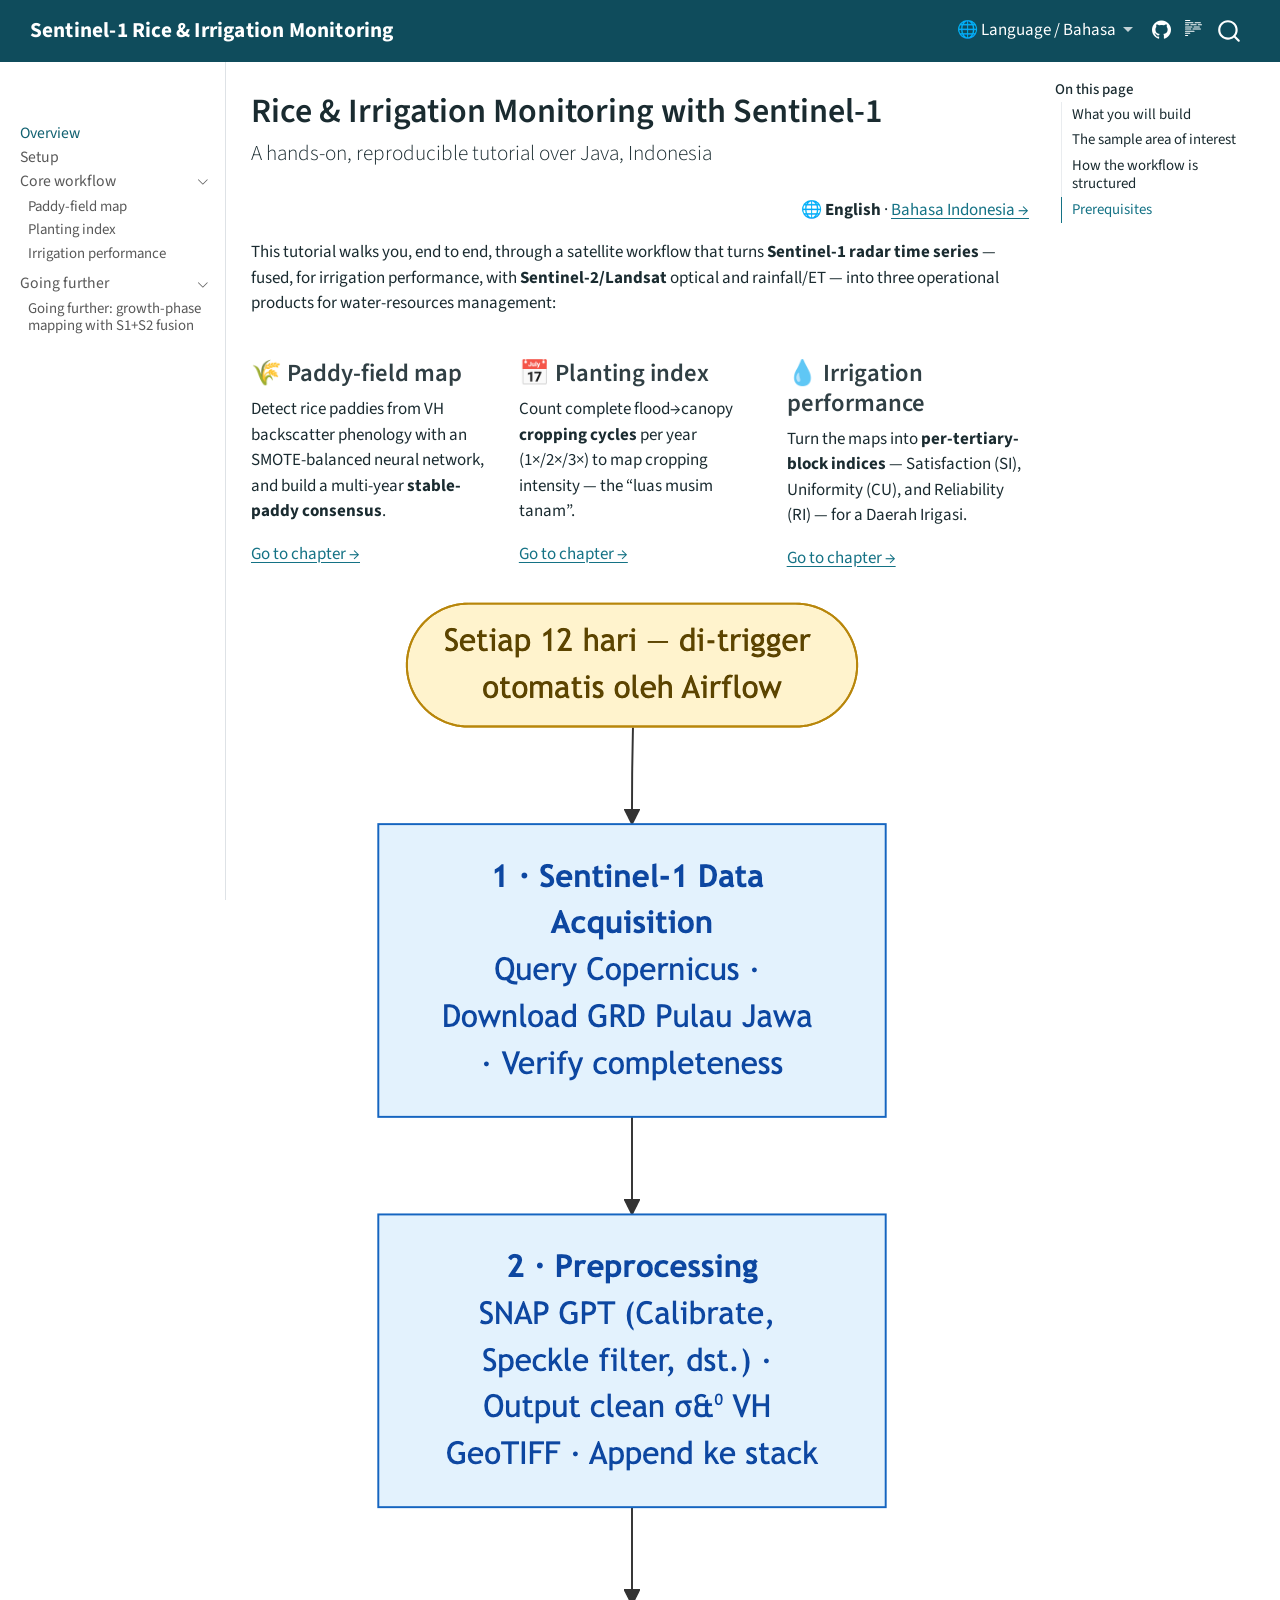
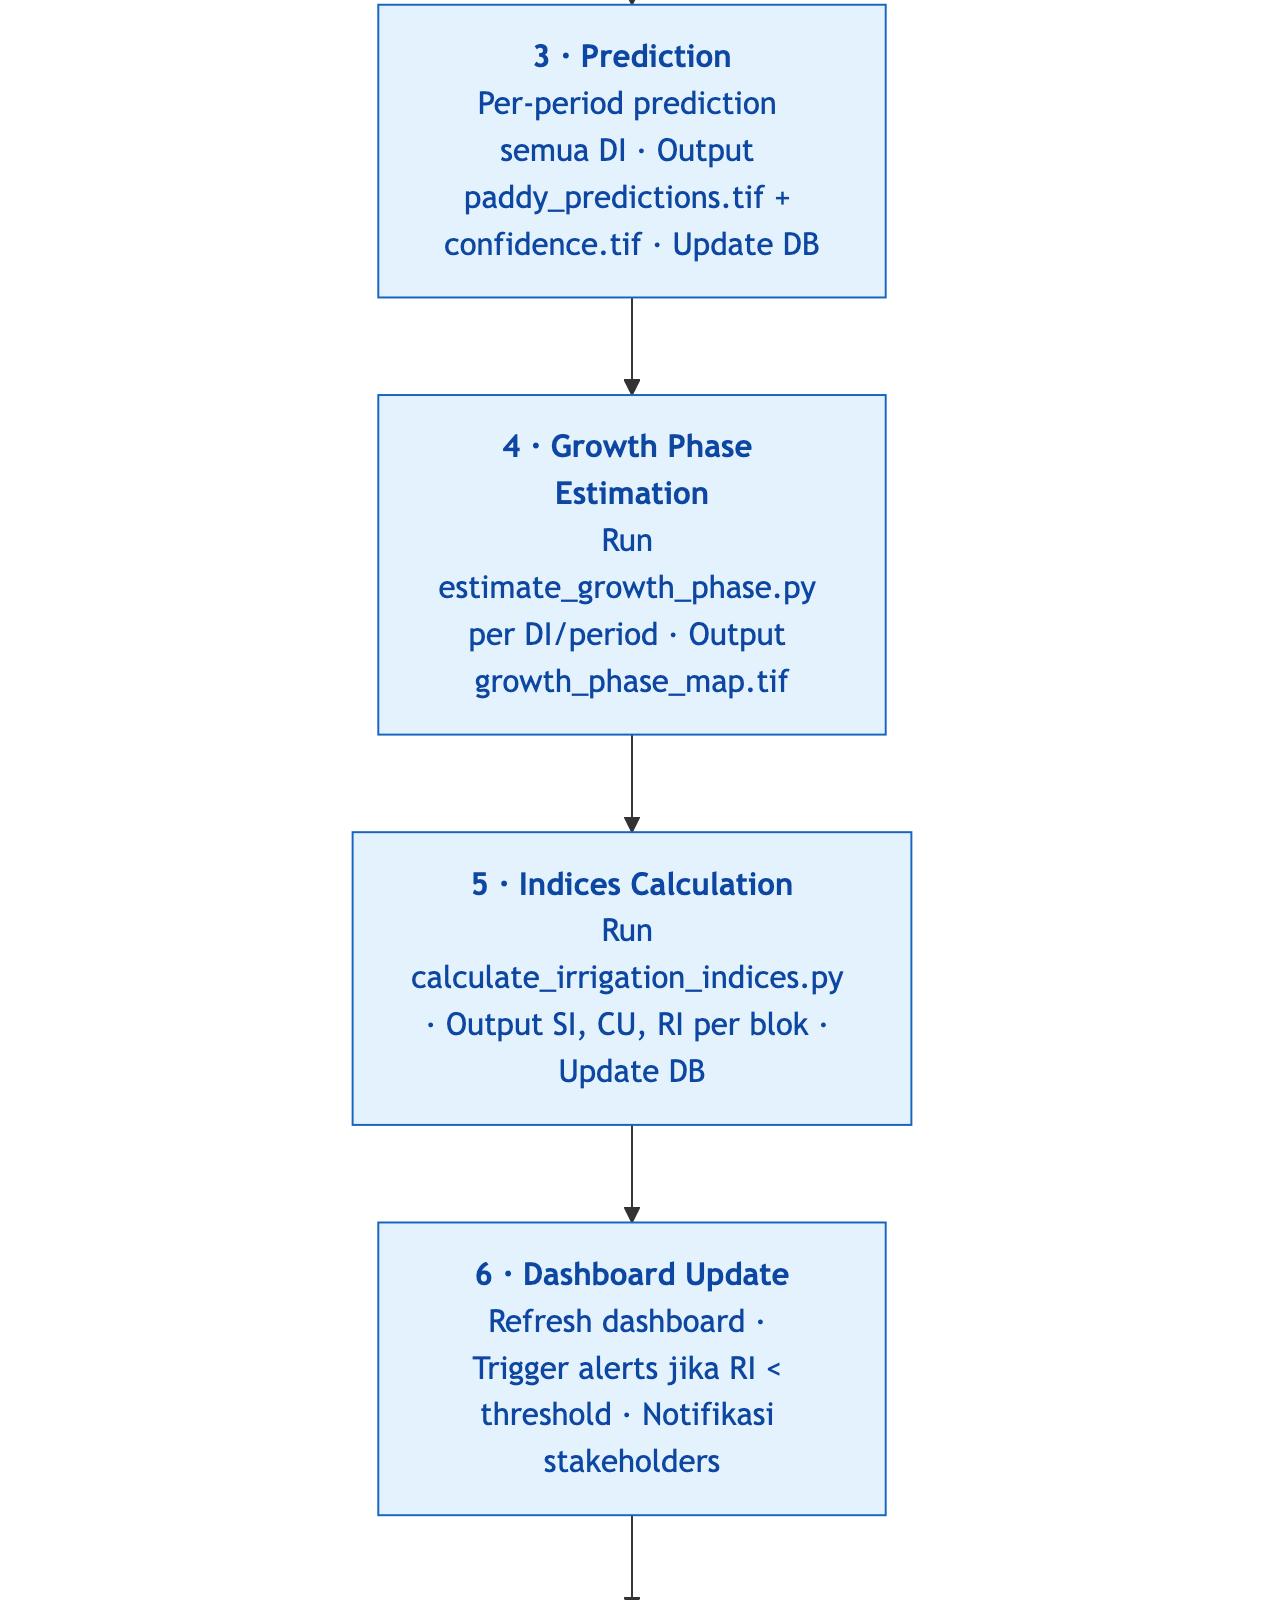
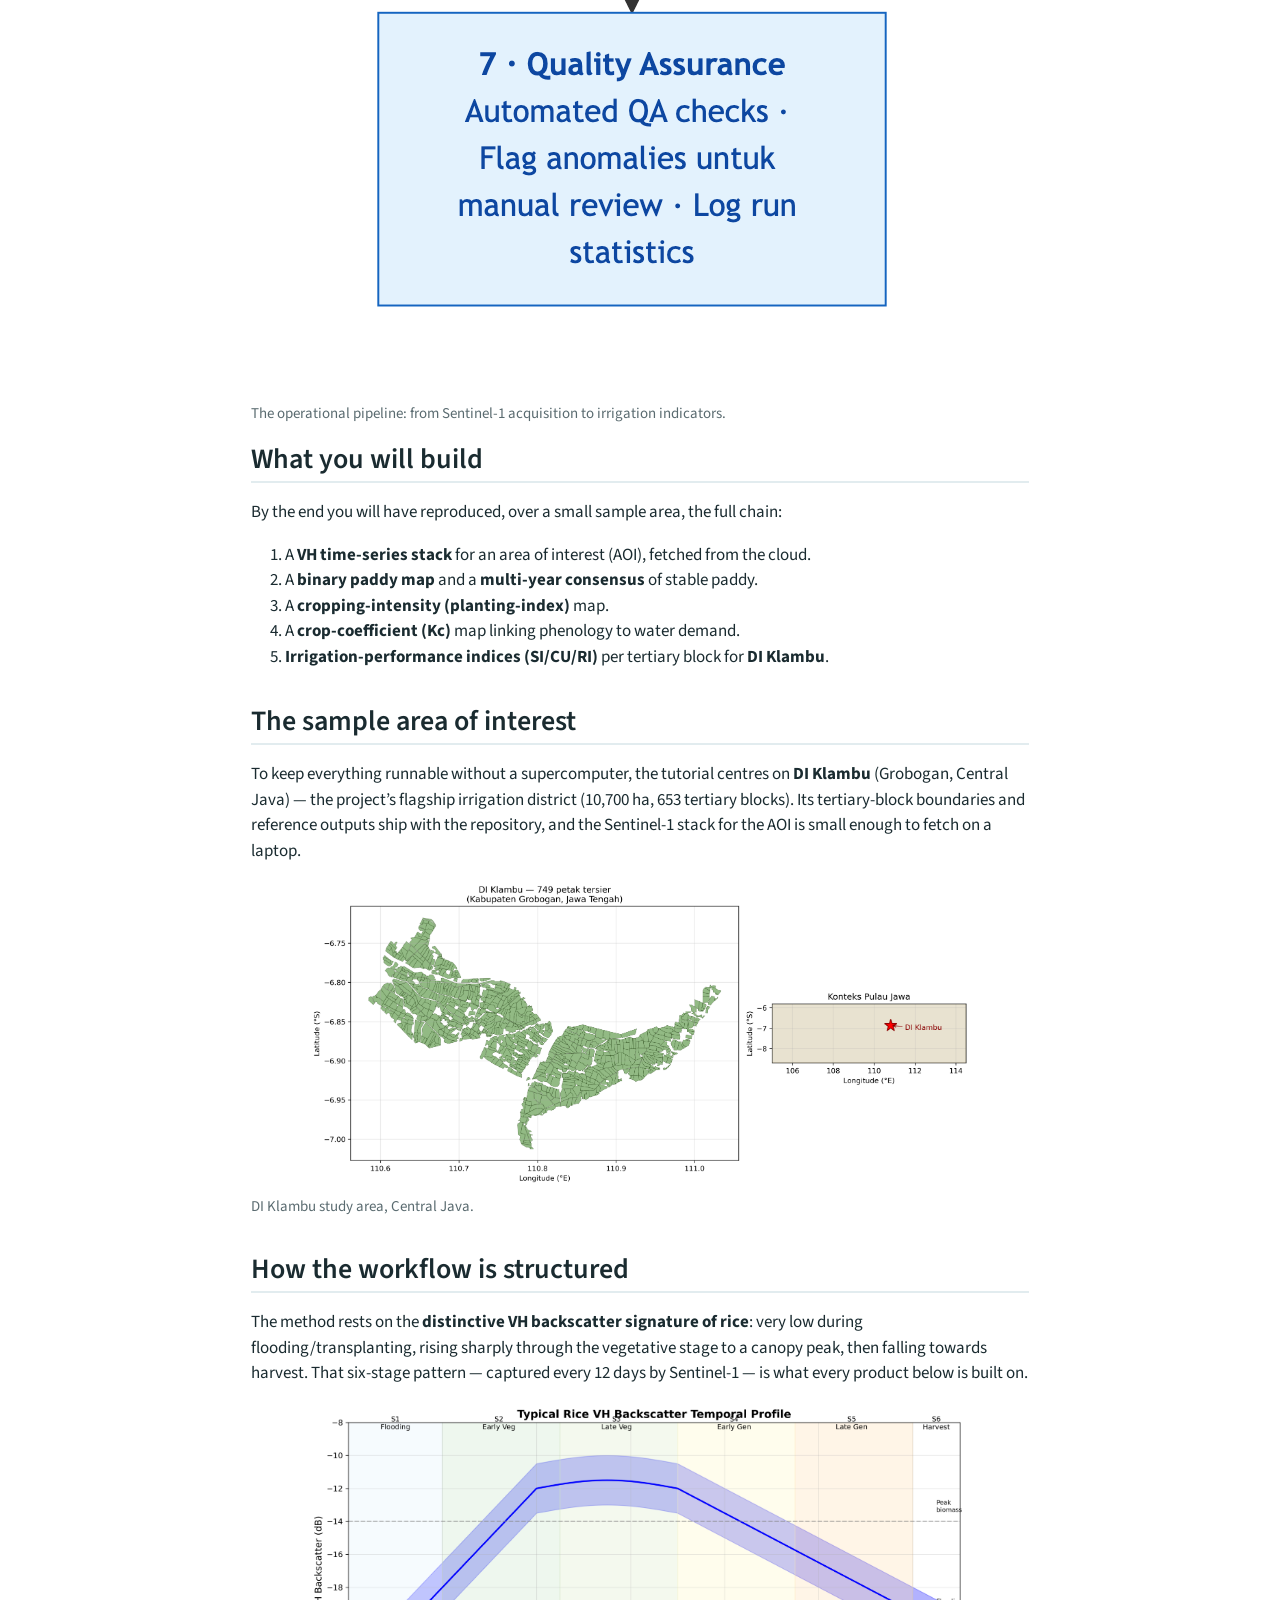
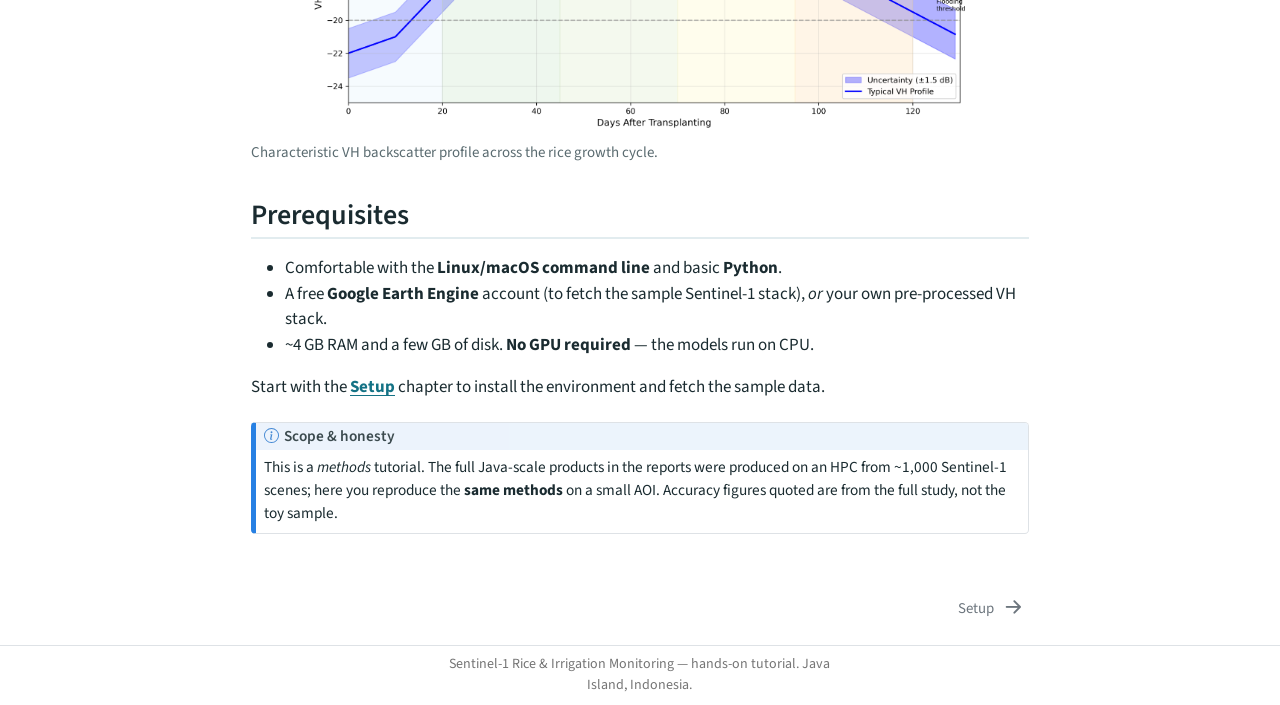
<file: docs/index.html>
<!DOCTYPE html>
<html xmlns="http://www.w3.org/1999/xhtml" lang="en" xml:lang="en"><head>

<meta charset="utf-8">
<meta name="generator" content="quarto-1.9.38">

<meta name="viewport" content="width=device-width, initial-scale=1.0, user-scalable=yes">


<title>Rice &amp; Irrigation Monitoring with Sentinel-1 – Sentinel-1 Rice &amp; Irrigation Monitoring</title>
<style>
/* Default styles provided by pandoc.
** See https://pandoc.org/MANUAL.html#variables-for-html for config info.
*/
code{white-space: pre-wrap;}
span.smallcaps{font-variant: small-caps;}
div.columns{display: flex; gap: min(4vw, 1.5em);}
div.column{flex: auto; overflow-x: auto;}
div.hanging-indent{margin-left: 1.5em; text-indent: -1.5em;}
ul.task-list{list-style: none;}
ul.task-list li input[type="checkbox"] {
  width: 0.8em;
  margin: 0 0.8em 0.2em -1em; /* quarto-specific, see https://github.com/quarto-dev/quarto-cli/issues/4556 */ 
  vertical-align: middle;
}
</style>


<script src="site_libs/quarto-nav/quarto-nav.js"></script>
<script src="site_libs/quarto-nav/headroom.min.js"></script>
<script src="site_libs/clipboard/clipboard.min.js"></script>
<script src="site_libs/quarto-search/autocomplete.umd.js"></script>
<script src="site_libs/quarto-search/fuse.min.js"></script>
<script src="site_libs/quarto-search/quarto-search.js"></script>
<meta name="quarto:offset" content="./">
<link href="./setup.html" rel="next">
<script src="site_libs/quarto-html/quarto.js" type="module"></script>
<script src="site_libs/quarto-html/tabsets/tabsets.js" type="module"></script>
<script src="site_libs/quarto-html/popper.min.js"></script>
<script src="site_libs/quarto-html/tippy.umd.min.js"></script>
<script src="site_libs/quarto-html/anchor.min.js"></script>
<link href="site_libs/quarto-html/tippy.css" rel="stylesheet">
<link href="site_libs/quarto-html/quarto-syntax-highlighting-15634bcf2e68342d4ad2dfa704d543f6.css" rel="stylesheet" id="quarto-text-highlighting-styles">
<script src="site_libs/bootstrap/bootstrap.min.js"></script>
<link href="site_libs/bootstrap/bootstrap-icons.css" rel="stylesheet">
<link href="site_libs/bootstrap/bootstrap-a62e4a8c4ed1f37879b9d6c8c541ae5b.min.css" rel="stylesheet" append-hash="true" id="quarto-bootstrap" data-mode="light">
<script id="quarto-search-options" type="application/json">{
  "location": "navbar",
  "copy-button": false,
  "collapse-after": 3,
  "panel-placement": "end",
  "type": "overlay",
  "limit": 50,
  "keyboard-shortcut": [
    "f",
    "/",
    "s"
  ],
  "show-item-context": false,
  "language": {
    "search-no-results-text": "No results",
    "search-matching-documents-text": "matching documents",
    "search-copy-link-title": "Copy link to search",
    "search-hide-matches-text": "Hide additional matches",
    "search-more-match-text": "more match in this document",
    "search-more-matches-text": "more matches in this document",
    "search-clear-button-title": "Clear",
    "search-text-placeholder": "",
    "search-detached-cancel-button-title": "Cancel",
    "search-submit-button-title": "Submit",
    "search-label": "Search"
  }
}</script>
<style>html{ scroll-behavior: smooth; }</style>


</head>

<body class="nav-sidebar docked nav-fixed quarto-light">

<div id="quarto-search-results"></div>
  <header id="quarto-header" class="headroom fixed-top">
    <nav class="navbar navbar-expand-lg " data-bs-theme="dark">
      <div class="navbar-container container-fluid">
      <div class="navbar-brand-container mx-auto">
    <a class="navbar-brand" href="./index.html">
    <span class="navbar-title">Sentinel-1 Rice &amp; Irrigation Monitoring</span>
    </a>
  </div>
            <div id="quarto-search" class="" title="Search"></div>
          <button class="navbar-toggler" type="button" data-bs-toggle="collapse" data-bs-target="#navbarCollapse" aria-controls="navbarCollapse" role="menu" aria-expanded="false" aria-label="Toggle navigation" onclick="if (window.quartoToggleHeadroom) { window.quartoToggleHeadroom(); }">
  <span class="navbar-toggler-icon"></span>
</button>
          <div class="collapse navbar-collapse" id="navbarCollapse">
            <ul class="navbar-nav navbar-nav-scroll ms-auto">
  <li class="nav-item dropdown ">
    <a class="nav-link dropdown-toggle" href="#" id="nav-menu-language--bahasa" role="link" data-bs-toggle="dropdown" aria-expanded="false">
 <span class="menu-text">🌐 Language / Bahasa</span>
    </a>
    <ul class="dropdown-menu dropdown-menu-end" aria-labelledby="nav-menu-language--bahasa">    
        <li>
    <a class="dropdown-item" href="./index.html">
 <span class="dropdown-text">English</span></a>
  </li>  
        <li>
    <a class="dropdown-item" href="./id/index.html">
 <span class="dropdown-text">Bahasa Indonesia</span></a>
  </li>  
    </ul>
  </li>
  <li class="nav-item compact">
    <a class="nav-link" href="https://github.com/firmanhadi21/s1-rice-irrigation-tutorial"> <i class="bi bi-github" role="img" aria-label="GitHub">
</i> 
<span class="menu-text"></span></a>
  </li>  
</ul>
          </div> <!-- /navcollapse -->
            <div class="quarto-navbar-tools">
  <a href="" class="quarto-reader-toggle quarto-navigation-tool px-1" onclick="window.quartoToggleReader(); return false;" title="Toggle reader mode">
  <div class="quarto-reader-toggle-btn">
  <i class="bi"></i>
  </div>
</a>
</div>
      </div> <!-- /container-fluid -->
    </nav>
  <nav class="quarto-secondary-nav">
    <div class="container-fluid d-flex">
      <button type="button" class="quarto-btn-toggle btn" data-bs-toggle="collapse" role="button" data-bs-target=".quarto-sidebar-collapse-item" aria-controls="quarto-sidebar" aria-expanded="false" aria-label="Toggle sidebar navigation" onclick="if (window.quartoToggleHeadroom) { window.quartoToggleHeadroom(); }">
        <i class="bi bi-layout-text-sidebar-reverse"></i>
      </button>
        <nav class="quarto-page-breadcrumbs" aria-label="breadcrumb"><ol class="breadcrumb"><li class="breadcrumb-item"><a href="./index.html">Overview</a></li></ol></nav>
        <a class="flex-grow-1" role="navigation" data-bs-toggle="collapse" data-bs-target=".quarto-sidebar-collapse-item" aria-controls="quarto-sidebar" aria-expanded="false" aria-label="Toggle sidebar navigation" onclick="if (window.quartoToggleHeadroom) { window.quartoToggleHeadroom(); }">      
        </a>
      <button type="button" class="btn quarto-search-button" aria-label="Search" onclick="window.quartoOpenSearch();">
        <i class="bi bi-search"></i>
      </button>
    </div>
  </nav>
</header>
<!-- content -->
<div id="quarto-content" class="quarto-container page-columns page-rows-contents page-layout-article page-navbar">
<!-- sidebar -->
  <nav id="quarto-sidebar" class="sidebar collapse collapse-horizontal quarto-sidebar-collapse-item sidebar-navigation docked overflow-auto">
        <div class="mt-2 flex-shrink-0 align-items-center">
        <div class="sidebar-search">
        <div id="quarto-search" class="" title="Search"></div>
        </div>
        </div>
    <div class="sidebar-menu-container"> 
    <ul class="list-unstyled mt-1">
        <li class="sidebar-item">
  <div class="sidebar-item-container"> 
  <a href="./index.html" class="sidebar-item-text sidebar-link active">
 <span class="menu-text">Overview</span></a>
  </div>
</li>
        <li class="sidebar-item">
  <div class="sidebar-item-container"> 
  <a href="./setup.html" class="sidebar-item-text sidebar-link">
 <span class="menu-text">Setup</span></a>
  </div>
</li>
        <li class="sidebar-item sidebar-item-section">
      <div class="sidebar-item-container"> 
            <a class="sidebar-item-text sidebar-link text-start" data-bs-toggle="collapse" data-bs-target="#quarto-sidebar-section-1" role="navigation" aria-expanded="true">
 <span class="menu-text">Core workflow</span></a>
          <a class="sidebar-item-toggle text-start" data-bs-toggle="collapse" data-bs-target="#quarto-sidebar-section-1" role="navigation" aria-expanded="true" aria-label="Toggle section">
            <i class="bi bi-chevron-right ms-2"></i>
          </a> 
      </div>
      <ul id="quarto-sidebar-section-1" class="collapse list-unstyled sidebar-section depth1 show">  
          <li class="sidebar-item">
  <div class="sidebar-item-container"> 
  <a href="./paddy-map.html" class="sidebar-item-text sidebar-link">
 <span class="menu-text">Paddy-field map</span></a>
  </div>
</li>
          <li class="sidebar-item">
  <div class="sidebar-item-container"> 
  <a href="./planting-index.html" class="sidebar-item-text sidebar-link">
 <span class="menu-text">Planting index</span></a>
  </div>
</li>
          <li class="sidebar-item">
  <div class="sidebar-item-container"> 
  <a href="./irrigation-performance.html" class="sidebar-item-text sidebar-link">
 <span class="menu-text">Irrigation performance</span></a>
  </div>
</li>
      </ul>
  </li>
        <li class="sidebar-item sidebar-item-section">
      <div class="sidebar-item-container"> 
            <a class="sidebar-item-text sidebar-link text-start" data-bs-toggle="collapse" data-bs-target="#quarto-sidebar-section-2" role="navigation" aria-expanded="true">
 <span class="menu-text">Going further</span></a>
          <a class="sidebar-item-toggle text-start" data-bs-toggle="collapse" data-bs-target="#quarto-sidebar-section-2" role="navigation" aria-expanded="true" aria-label="Toggle section">
            <i class="bi bi-chevron-right ms-2"></i>
          </a> 
      </div>
      <ul id="quarto-sidebar-section-2" class="collapse list-unstyled sidebar-section depth1 show">  
          <li class="sidebar-item">
  <div class="sidebar-item-container"> 
  <a href="./growth-phase.html" class="sidebar-item-text sidebar-link">
 <span class="menu-text">Going further: growth-phase mapping with S1+S2 fusion</span></a>
  </div>
</li>
      </ul>
  </li>
    </ul>
    </div>
</nav>
<div id="quarto-sidebar-glass" class="quarto-sidebar-collapse-item" data-bs-toggle="collapse" data-bs-target=".quarto-sidebar-collapse-item"></div>
<!-- margin-sidebar -->
    <div id="quarto-margin-sidebar" class="sidebar margin-sidebar">
        <nav id="TOC" role="doc-toc" class="toc-active">
    <h2 id="toc-title">On this page</h2>
   
  <ul>
  <li><a href="#what-you-will-build" id="toc-what-you-will-build" class="nav-link active" data-scroll-target="#what-you-will-build">What you will build</a></li>
  <li><a href="#the-sample-area-of-interest" id="toc-the-sample-area-of-interest" class="nav-link" data-scroll-target="#the-sample-area-of-interest">The sample area of interest</a></li>
  <li><a href="#how-the-workflow-is-structured" id="toc-how-the-workflow-is-structured" class="nav-link" data-scroll-target="#how-the-workflow-is-structured">How the workflow is structured</a></li>
  <li><a href="#prerequisites" id="toc-prerequisites" class="nav-link" data-scroll-target="#prerequisites">Prerequisites</a></li>
  </ul>
</nav>
    </div>
<!-- main -->
<main class="content" id="quarto-document-content">

<header id="title-block-header" class="quarto-title-block default">
<div class="quarto-title">
<h1 class="title">Rice &amp; Irrigation Monitoring with Sentinel-1</h1>
<p class="subtitle lead">A hands-on, reproducible tutorial over Java, Indonesia</p>
</div>



<div class="quarto-title-meta">

    
  
    
  </div>
  


</header>


<div class="text-end">
<p>🌐 <strong>English</strong> · <a href="./id/index.html">Bahasa Indonesia →</a></p>
</div>
<p>This tutorial walks you, end to end, through a satellite workflow that turns <strong>Sentinel-1 radar time series</strong> — fused, for irrigation performance, with <strong>Sentinel-2/Landsat</strong> optical and rainfall/ET — into three operational products for water-resources management:</p>
<div class="grid">
<section id="paddy-field-map" class="level3 g-col-12 g-col-md-4">
<h3 class="anchored" data-anchor-id="paddy-field-map">🌾 Paddy-field map</h3>
<p>Detect rice paddies from VH backscatter phenology with an SMOTE-balanced neural network, and build a multi-year <strong>stable-paddy consensus</strong>.</p>
<p><a href="./paddy-map.html">Go to chapter →</a></p>
</section>
<section id="planting-index" class="level3 g-col-12 g-col-md-4">
<h3 class="anchored" data-anchor-id="planting-index">📅 Planting index</h3>
<p>Count complete flood→canopy <strong>cropping cycles</strong> per year (1×/2×/3×) to map cropping intensity — the “luas musim tanam”.</p>
<p><a href="./planting-index.html">Go to chapter →</a></p>
</section>
<section id="irrigation-performance" class="level3 g-col-12 g-col-md-4">
<h3 class="anchored" data-anchor-id="irrigation-performance">💧 Irrigation performance</h3>
<p>Turn the maps into <strong>per-tertiary-block indices</strong> — Satisfaction (SI), Uniformity (CU), and Reliability (RI) — for a Daerah Irigasi.</p>
<p><a href="./irrigation-performance.html">Go to chapter →</a></p>
</section>
</div>
<div class="quarto-figure quarto-figure-center">
<figure class="figure">
<p><img src="images/fig_pipeline_operasional.png" class="img-fluid figure-img"></p>
<figcaption>The operational pipeline: from Sentinel-1 acquisition to irrigation indicators.</figcaption>
</figure>
</div>
<section id="what-you-will-build" class="level2">
<h2 class="anchored" data-anchor-id="what-you-will-build">What you will build</h2>
<p>By the end you will have reproduced, over a small sample area, the full chain:</p>
<ol type="1">
<li>A <strong>VH time-series stack</strong> for an area of interest (AOI), fetched from the cloud.</li>
<li>A <strong>binary paddy map</strong> and a <strong>multi-year consensus</strong> of stable paddy.</li>
<li>A <strong>cropping-intensity (planting-index)</strong> map.</li>
<li>A <strong>crop-coefficient (Kc)</strong> map linking phenology to water demand.</li>
<li><strong>Irrigation-performance indices (SI/CU/RI)</strong> per tertiary block for <strong>DI Klambu</strong>.</li>
</ol>
</section>
<section id="the-sample-area-of-interest" class="level2">
<h2 class="anchored" data-anchor-id="the-sample-area-of-interest">The sample area of interest</h2>
<p>To keep everything runnable without a supercomputer, the tutorial centres on <strong>DI Klambu</strong> (Grobogan, Central Java) — the project’s flagship irrigation district (10,700 ha, 653 tertiary blocks). Its tertiary-block boundaries and reference outputs ship with the repository, and the Sentinel-1 stack for the AOI is small enough to fetch on a laptop.</p>
<div class="quarto-figure quarto-figure-center">
<figure class="figure">
<p><img src="images/fig_map_study_area.png" class="img-fluid figure-img" style="width:85.0%"></p>
<figcaption>DI Klambu study area, Central Java.</figcaption>
</figure>
</div>
</section>
<section id="how-the-workflow-is-structured" class="level2">
<h2 class="anchored" data-anchor-id="how-the-workflow-is-structured">How the workflow is structured</h2>
<p>The method rests on the <strong>distinctive VH backscatter signature of rice</strong>: very low during flooding/transplanting, rising sharply through the vegetative stage to a canopy peak, then falling towards harvest. That six-stage pattern — captured every 12 days by Sentinel-1 — is what every product below is built on.</p>
<div class="quarto-figure quarto-figure-center">
<figure class="figure">
<p><img src="images/fig_rice_vh_profile.png" class="img-fluid figure-img" style="width:85.0%"></p>
<figcaption>Characteristic VH backscatter profile across the rice growth cycle.</figcaption>
</figure>
</div>
</section>
<section id="prerequisites" class="level2">
<h2 class="anchored" data-anchor-id="prerequisites">Prerequisites</h2>
<ul>
<li>Comfortable with the <strong>Linux/macOS command line</strong> and basic <strong>Python</strong>.</li>
<li>A free <strong>Google Earth Engine</strong> account (to fetch the sample Sentinel-1 stack), <em>or</em> your own pre-processed VH stack.</li>
<li>~4 GB RAM and a few GB of disk. <strong>No GPU required</strong> — the models run on CPU.</li>
</ul>
<p>Start with the <a href="./setup.html"><strong>Setup</strong></a> chapter to install the environment and fetch the sample data.</p>
<div class="callout callout-style-default callout-note callout-titled">
<div class="callout-header d-flex align-content-center">
<div class="callout-icon-container">
<i class="callout-icon"></i>
</div>
<div class="callout-title-container flex-fill">
<span class="screen-reader-only">Note</span>Scope &amp; honesty
</div>
</div>
<div class="callout-body-container callout-body">
<p>This is a <em>methods</em> tutorial. The full Java-scale products in the reports were produced on an HPC from ~1,000 Sentinel-1 scenes; here you reproduce the <strong>same methods</strong> on a small AOI. Accuracy figures quoted are from the full study, not the toy sample.</p>
</div>
</div>


</section>

</main> <!-- /main -->
<script id="quarto-html-after-body" type="application/javascript">
  window.document.addEventListener("DOMContentLoaded", function (event) {
    const icon = "";
    const anchorJS = new window.AnchorJS();
    anchorJS.options = {
      placement: 'right',
      icon: icon
    };
    anchorJS.add('.anchored');
    const isCodeAnnotation = (el) => {
      for (const clz of el.classList) {
        if (clz.startsWith('code-annotation-')) {                     
          return true;
        }
      }
      return false;
    }
    const onCopySuccess = function(e) {
      // button target
      const button = e.trigger;
      // don't keep focus
      button.blur();
      // flash "checked"
      button.classList.add('code-copy-button-checked');
      var currentTitle = button.getAttribute("title");
      button.setAttribute("title", "Copied!");
      let tooltip;
      if (window.bootstrap) {
        button.setAttribute("data-bs-toggle", "tooltip");
        button.setAttribute("data-bs-placement", "left");
        button.setAttribute("data-bs-title", "Copied!");
        tooltip = new bootstrap.Tooltip(button, 
          { trigger: "manual", 
            customClass: "code-copy-button-tooltip",
            offset: [0, -8]});
        tooltip.show();    
      }
      setTimeout(function() {
        if (tooltip) {
          tooltip.hide();
          button.removeAttribute("data-bs-title");
          button.removeAttribute("data-bs-toggle");
          button.removeAttribute("data-bs-placement");
        }
        button.setAttribute("title", currentTitle);
        button.classList.remove('code-copy-button-checked');
      }, 1000);
      // clear code selection
      e.clearSelection();
    }
    const getTextToCopy = function(trigger) {
      const outerScaffold = trigger.parentElement.cloneNode(true);
      const codeEl = outerScaffold.querySelector('code');
      for (const childEl of codeEl.children) {
        if (isCodeAnnotation(childEl)) {
          childEl.remove();
        }
      }
      return codeEl.innerText;
    }
    const clipboard = new window.ClipboardJS('.code-copy-button:not([data-in-quarto-modal])', {
      text: getTextToCopy
    });
    clipboard.on('success', onCopySuccess);
    if (window.document.getElementById('quarto-embedded-source-code-modal')) {
      const clipboardModal = new window.ClipboardJS('.code-copy-button[data-in-quarto-modal]', {
        text: getTextToCopy,
        container: window.document.getElementById('quarto-embedded-source-code-modal')
      });
      clipboardModal.on('success', onCopySuccess);
    }
      var localhostRegex = new RegExp(/^(?:http|https):\/\/localhost\:?[0-9]*\//);
      var mailtoRegex = new RegExp(/^mailto:/);
        var filterRegex = new RegExp('/' + window.location.host + '/');
      var isInternal = (href) => {
          return filterRegex.test(href) || localhostRegex.test(href) || mailtoRegex.test(href);
      }
      // Inspect non-navigation links and adorn them if external
     var links = window.document.querySelectorAll('a[href]:not(.nav-link):not(.navbar-brand):not(.toc-action):not(.sidebar-link):not(.sidebar-item-toggle):not(.pagination-link):not(.no-external):not([aria-hidden]):not(.dropdown-item):not(.quarto-navigation-tool):not(.about-link)');
      for (var i=0; i<links.length; i++) {
        const link = links[i];
        if (!isInternal(link.href)) {
          // undo the damage that might have been done by quarto-nav.js in the case of
          // links that we want to consider external
          if (link.dataset.originalHref !== undefined) {
            link.href = link.dataset.originalHref;
          }
            // target, if specified
            link.setAttribute("target", "_blank");
            if (link.getAttribute("rel") === null) {
              link.setAttribute("rel", "noopener");
            }
        }
      }
    function tippyHover(el, contentFn, onTriggerFn, onUntriggerFn) {
      const config = {
        allowHTML: true,
        maxWidth: 500,
        delay: 100,
        arrow: false,
        appendTo: function(el) {
            return el.parentElement;
        },
        interactive: true,
        interactiveBorder: 10,
        theme: 'quarto',
        placement: 'bottom-start',
      };
      if (contentFn) {
        config.content = contentFn;
      }
      if (onTriggerFn) {
        config.onTrigger = onTriggerFn;
      }
      if (onUntriggerFn) {
        config.onUntrigger = onUntriggerFn;
      }
      window.tippy(el, config); 
    }
    const noterefs = window.document.querySelectorAll('a[role="doc-noteref"]');
    for (var i=0; i<noterefs.length; i++) {
      const ref = noterefs[i];
      tippyHover(ref, function() {
        // use id or data attribute instead here
        let href = ref.getAttribute('data-footnote-href') || ref.getAttribute('href');
        try { href = new URL(href).hash; } catch {}
        const id = href.replace(/^#\/?/, "");
        const note = window.document.getElementById(id);
        if (note) {
          return note.innerHTML;
        } else {
          return "";
        }
      });
    }
    const xrefs = window.document.querySelectorAll('a.quarto-xref');
    const processXRef = (id, note) => {
      // Strip column container classes
      const stripColumnClz = (el) => {
        el.classList.remove("page-full", "page-columns");
        if (el.children) {
          for (const child of el.children) {
            stripColumnClz(child);
          }
        }
      }
      stripColumnClz(note)
      if (id === null || id.startsWith('sec-')) {
        // Special case sections, only their first couple elements
        const container = document.createElement("div");
        if (note.children && note.children.length > 2) {
          container.appendChild(note.children[0].cloneNode(true));
          for (let i = 1; i < note.children.length; i++) {
            const child = note.children[i];
            if (child.tagName === "P" && child.innerText === "") {
              continue;
            } else {
              container.appendChild(child.cloneNode(true));
              break;
            }
          }
          if (window.Quarto?.typesetMath) {
            window.Quarto.typesetMath(container);
          }
          return container.innerHTML
        } else {
          if (window.Quarto?.typesetMath) {
            window.Quarto.typesetMath(note);
          }
          return note.innerHTML;
        }
      } else {
        // Remove any anchor links if they are present
        const anchorLink = note.querySelector('a.anchorjs-link');
        if (anchorLink) {
          anchorLink.remove();
        }
        if (window.Quarto?.typesetMath) {
          window.Quarto.typesetMath(note);
        }
        if (note.classList.contains("callout")) {
          return note.outerHTML;
        } else {
          return note.innerHTML;
        }
      }
    }
    for (var i=0; i<xrefs.length; i++) {
      const xref = xrefs[i];
      tippyHover(xref, undefined, function(instance) {
        instance.disable();
        let url = xref.getAttribute('href');
        let hash = undefined; 
        if (url.startsWith('#')) {
          hash = url;
        } else {
          try { hash = new URL(url).hash; } catch {}
        }
        if (hash) {
          const id = hash.replace(/^#\/?/, "");
          const note = window.document.getElementById(id);
          if (note !== null) {
            try {
              const html = processXRef(id, note.cloneNode(true));
              instance.setContent(html);
            } finally {
              instance.enable();
              instance.show();
            }
          } else {
            // See if we can fetch this
            fetch(url.split('#')[0])
            .then(res => res.text())
            .then(html => {
              const parser = new DOMParser();
              const htmlDoc = parser.parseFromString(html, "text/html");
              const note = htmlDoc.getElementById(id);
              if (note !== null) {
                const html = processXRef(id, note);
                instance.setContent(html);
              } 
            }).finally(() => {
              instance.enable();
              instance.show();
            });
          }
        } else {
          // See if we can fetch a full url (with no hash to target)
          // This is a special case and we should probably do some content thinning / targeting
          fetch(url)
          .then(res => res.text())
          .then(html => {
            const parser = new DOMParser();
            const htmlDoc = parser.parseFromString(html, "text/html");
            const note = htmlDoc.querySelector('main.content');
            if (note !== null) {
              // This should only happen for chapter cross references
              // (since there is no id in the URL)
              // remove the first header
              if (note.children.length > 0 && note.children[0].tagName === "HEADER") {
                note.children[0].remove();
              }
              const html = processXRef(null, note);
              instance.setContent(html);
            } 
          }).finally(() => {
            instance.enable();
            instance.show();
          });
        }
      }, function(instance) {
      });
    }
        let selectedAnnoteEl;
        const selectorForAnnotation = ( cell, annotation) => {
          let cellAttr = 'data-code-cell="' + cell + '"';
          let lineAttr = 'data-code-annotation="' +  annotation + '"';
          const selector = 'span[' + cellAttr + '][' + lineAttr + ']';
          return selector;
        }
        const selectCodeLines = (annoteEl) => {
          const doc = window.document;
          const targetCell = annoteEl.getAttribute("data-target-cell");
          const targetAnnotation = annoteEl.getAttribute("data-target-annotation");
          const annoteSpan = window.document.querySelector(selectorForAnnotation(targetCell, targetAnnotation));
          const lines = annoteSpan.getAttribute("data-code-lines").split(",");
          const lineIds = lines.map((line) => {
            return targetCell + "-" + line;
          })
          let top = null;
          let height = null;
          let parent = null;
          if (lineIds.length > 0) {
              //compute the position of the single el (top and bottom and make a div)
              const el = window.document.getElementById(lineIds[0]);
              top = el.offsetTop;
              height = el.offsetHeight;
              parent = el.parentElement.parentElement;
            if (lineIds.length > 1) {
              const lastEl = window.document.getElementById(lineIds[lineIds.length - 1]);
              const bottom = lastEl.offsetTop + lastEl.offsetHeight;
              height = bottom - top;
            }
            if (top !== null && height !== null && parent !== null) {
              // cook up a div (if necessary) and position it 
              let div = window.document.getElementById("code-annotation-line-highlight");
              if (div === null) {
                div = window.document.createElement("div");
                div.setAttribute("id", "code-annotation-line-highlight");
                div.style.position = 'absolute';
                parent.appendChild(div);
              }
              div.style.top = top - 2 + "px";
              div.style.height = height + 4 + "px";
              div.style.left = 0;
              let gutterDiv = window.document.getElementById("code-annotation-line-highlight-gutter");
              if (gutterDiv === null) {
                gutterDiv = window.document.createElement("div");
                gutterDiv.setAttribute("id", "code-annotation-line-highlight-gutter");
                gutterDiv.style.position = 'absolute';
                const codeCell = window.document.getElementById(targetCell);
                const gutter = codeCell.querySelector('.code-annotation-gutter');
                gutter.appendChild(gutterDiv);
              }
              gutterDiv.style.top = top - 2 + "px";
              gutterDiv.style.height = height + 4 + "px";
            }
            selectedAnnoteEl = annoteEl;
          }
        };
        const unselectCodeLines = () => {
          const elementsIds = ["code-annotation-line-highlight", "code-annotation-line-highlight-gutter"];
          elementsIds.forEach((elId) => {
            const div = window.document.getElementById(elId);
            if (div) {
              div.remove();
            }
          });
          selectedAnnoteEl = undefined;
        };
          // Handle positioning of the toggle
      window.addEventListener(
        "resize",
        throttle(() => {
          elRect = undefined;
          if (selectedAnnoteEl) {
            selectCodeLines(selectedAnnoteEl);
          }
        }, 10)
      );
      function throttle(fn, ms) {
      let throttle = false;
      let timer;
        return (...args) => {
          if(!throttle) { // first call gets through
              fn.apply(this, args);
              throttle = true;
          } else { // all the others get throttled
              if(timer) clearTimeout(timer); // cancel #2
              timer = setTimeout(() => {
                fn.apply(this, args);
                timer = throttle = false;
              }, ms);
          }
        };
      }
        // Attach click handler to the DT
        const annoteDls = window.document.querySelectorAll('dt[data-target-cell]');
        for (const annoteDlNode of annoteDls) {
          annoteDlNode.addEventListener('click', (event) => {
            const clickedEl = event.target;
            if (clickedEl !== selectedAnnoteEl) {
              unselectCodeLines();
              const activeEl = window.document.querySelector('dt[data-target-cell].code-annotation-active');
              if (activeEl) {
                activeEl.classList.remove('code-annotation-active');
              }
              selectCodeLines(clickedEl);
              clickedEl.classList.add('code-annotation-active');
            } else {
              // Unselect the line
              unselectCodeLines();
              clickedEl.classList.remove('code-annotation-active');
            }
          });
        }
    const findCites = (el) => {
      const parentEl = el.parentElement;
      if (parentEl) {
        const cites = parentEl.dataset.cites;
        if (cites) {
          return {
            el,
            cites: cites.split(' ')
          };
        } else {
          return findCites(el.parentElement)
        }
      } else {
        return undefined;
      }
    };
    var bibliorefs = window.document.querySelectorAll('a[role="doc-biblioref"]');
    for (var i=0; i<bibliorefs.length; i++) {
      const ref = bibliorefs[i];
      const citeInfo = findCites(ref);
      if (citeInfo) {
        tippyHover(citeInfo.el, function() {
          var popup = window.document.createElement('div');
          citeInfo.cites.forEach(function(cite) {
            var citeDiv = window.document.createElement('div');
            citeDiv.classList.add('hanging-indent');
            citeDiv.classList.add('csl-entry');
            var biblioDiv = window.document.getElementById('ref-' + cite);
            if (biblioDiv) {
              citeDiv.innerHTML = biblioDiv.innerHTML;
            }
            popup.appendChild(citeDiv);
          });
          return popup.innerHTML;
        });
      }
    }
  });
  </script>
<nav class="page-navigation">
  <div class="nav-page nav-page-previous">
  </div>
  <div class="nav-page nav-page-next">
      <a href="./setup.html" class="pagination-link" aria-label="Setup">
        <span class="nav-page-text">Setup</span> <i class="bi bi-arrow-right-short"></i>
      </a>
  </div>
</nav>
</div> <!-- /content -->
<footer class="footer">
  <div class="nav-footer">
    <div class="nav-footer-left">
      &nbsp;
    </div>   
    <div class="nav-footer-center">
<p>Sentinel-1 Rice &amp; Irrigation Monitoring — hands-on tutorial. Java Island, Indonesia.</p>
</div>
    <div class="nav-footer-right">
      &nbsp;
    </div>
  </div>
</footer>




<script src="site_libs/quarto-html/zenscroll-min.js"></script>
</body></html>
</file>
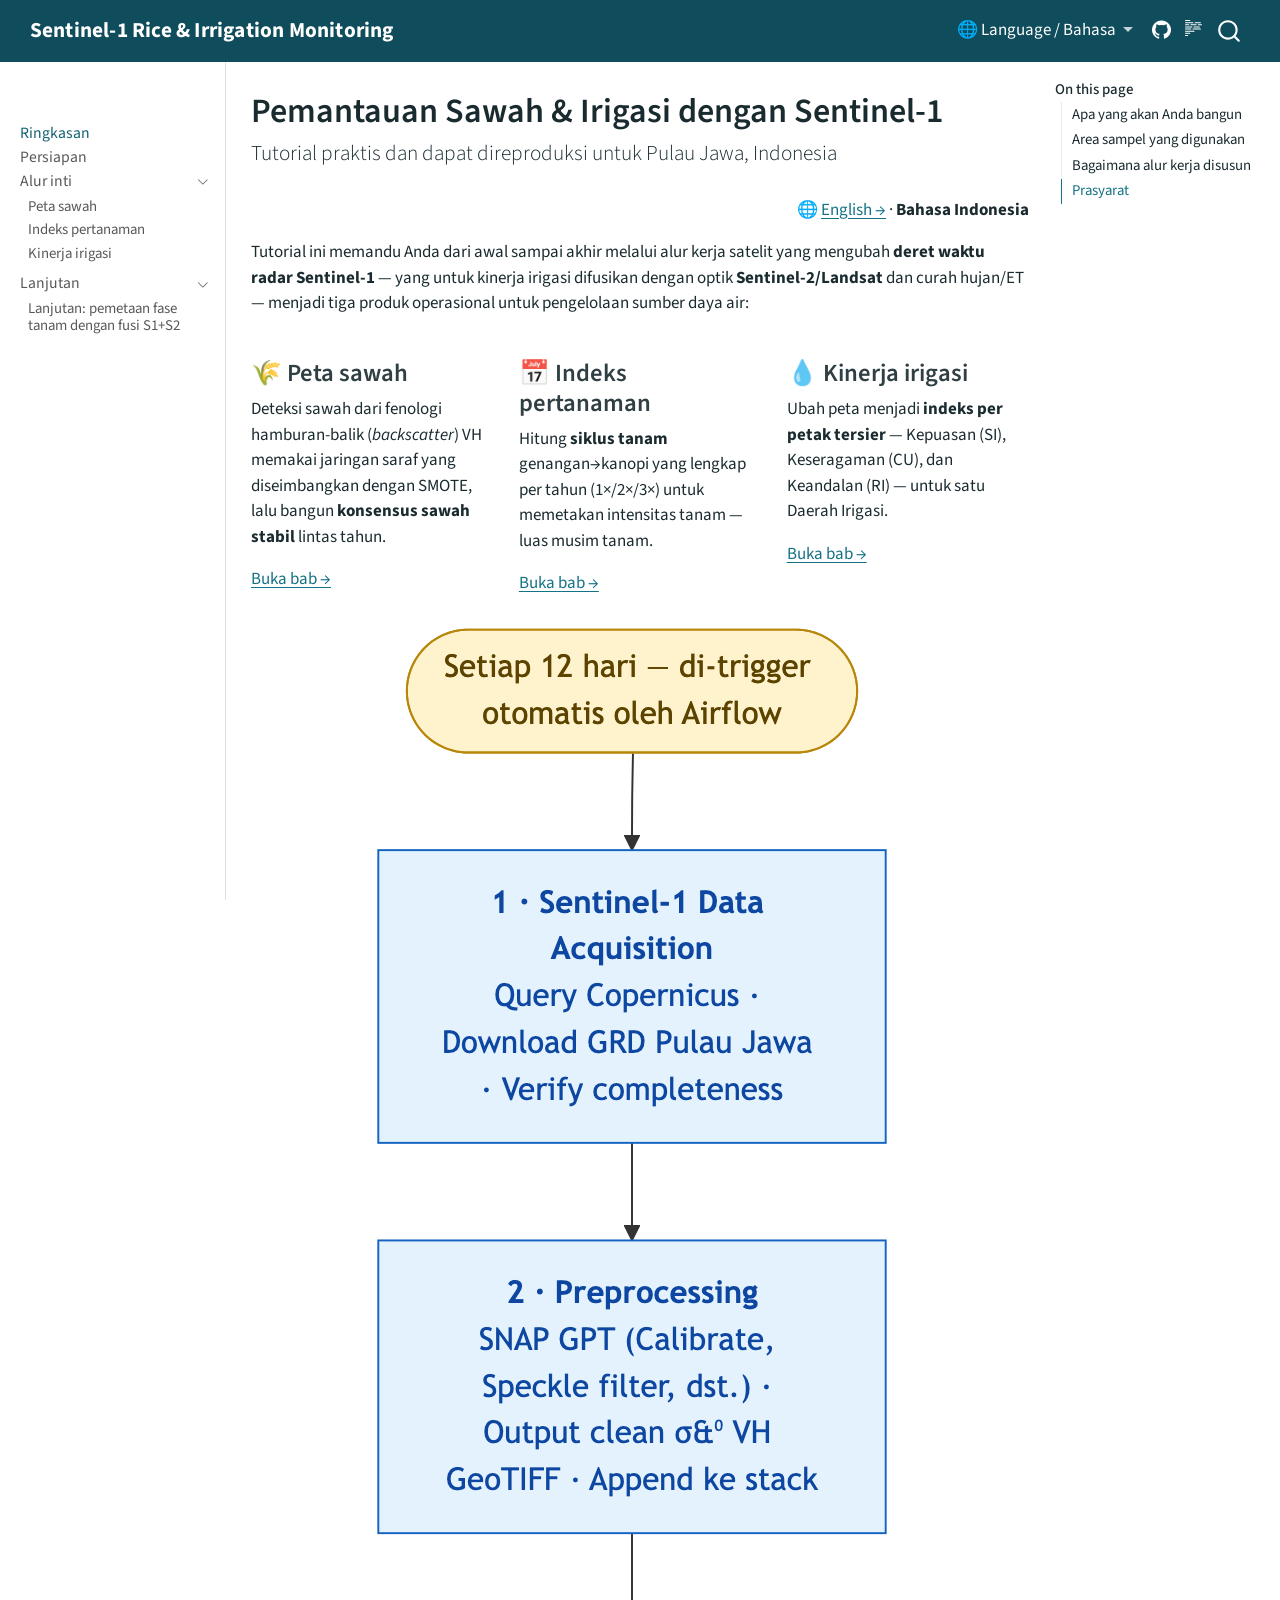
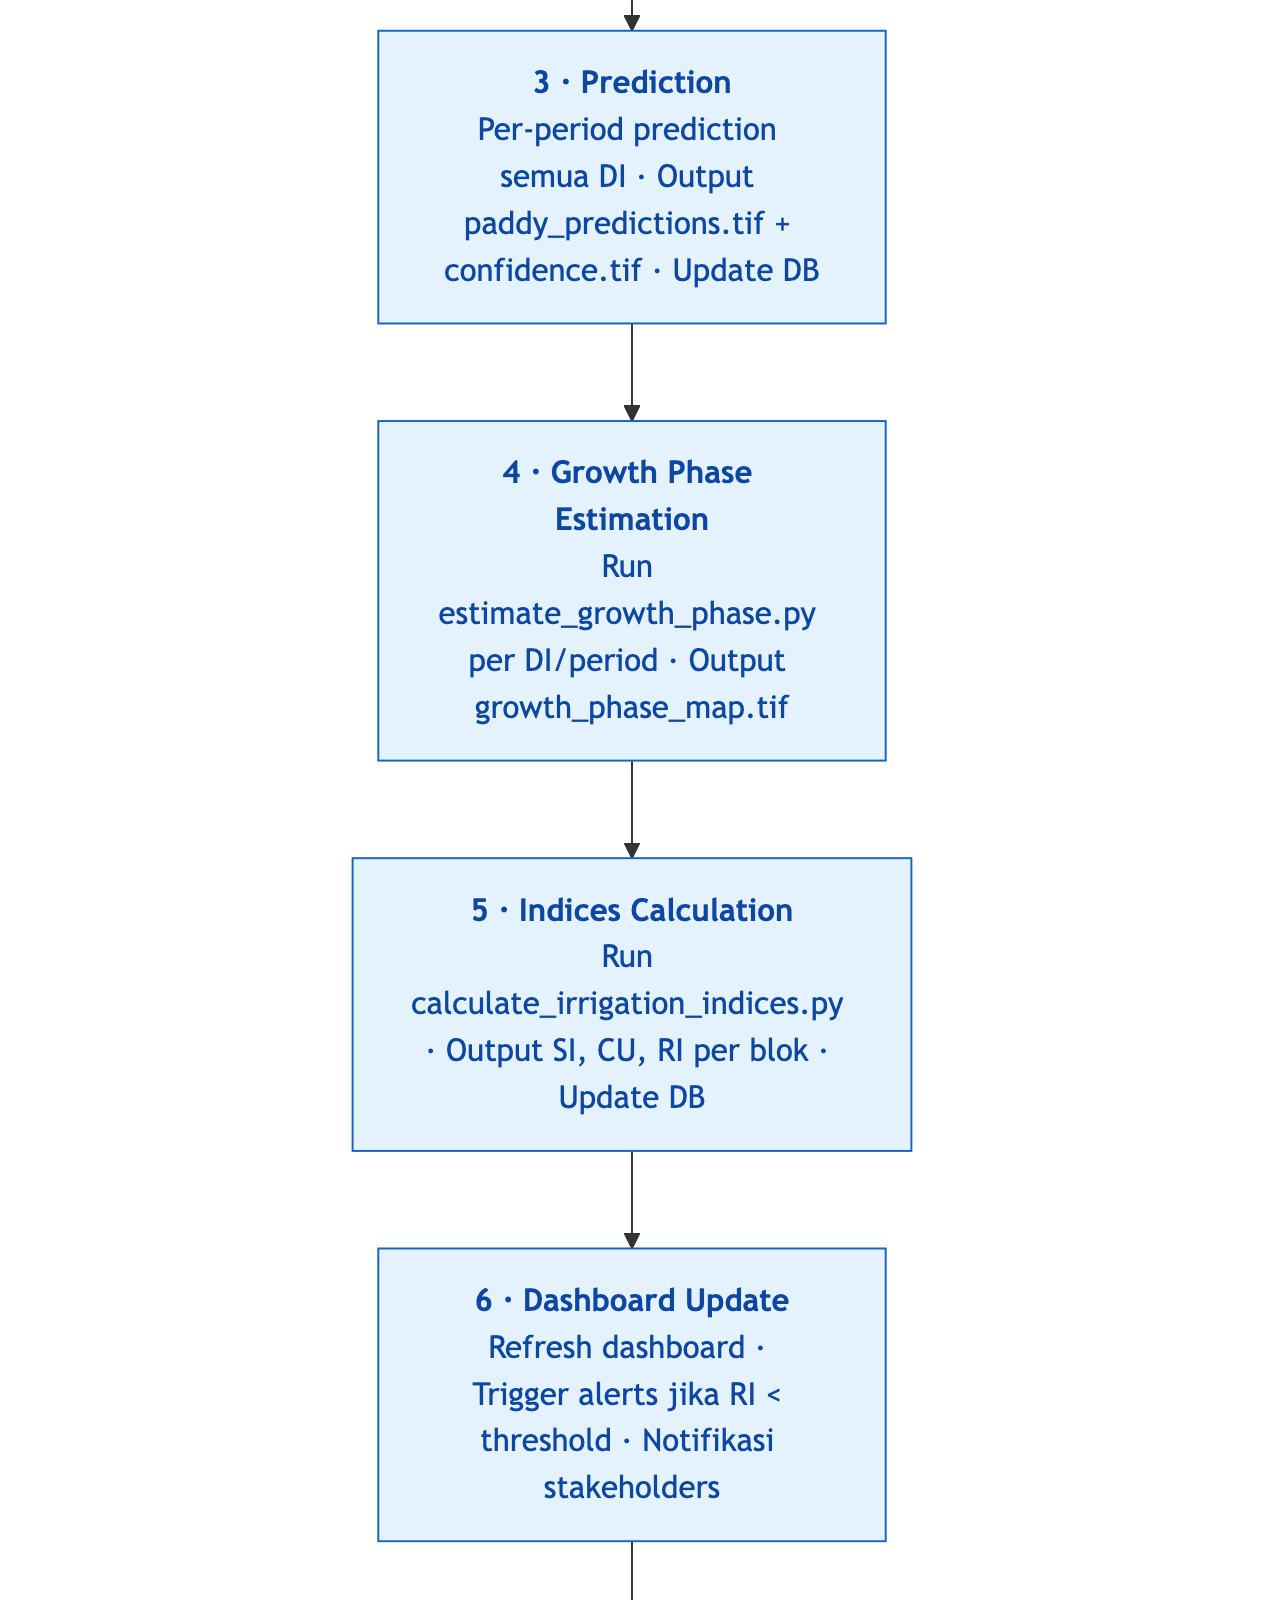
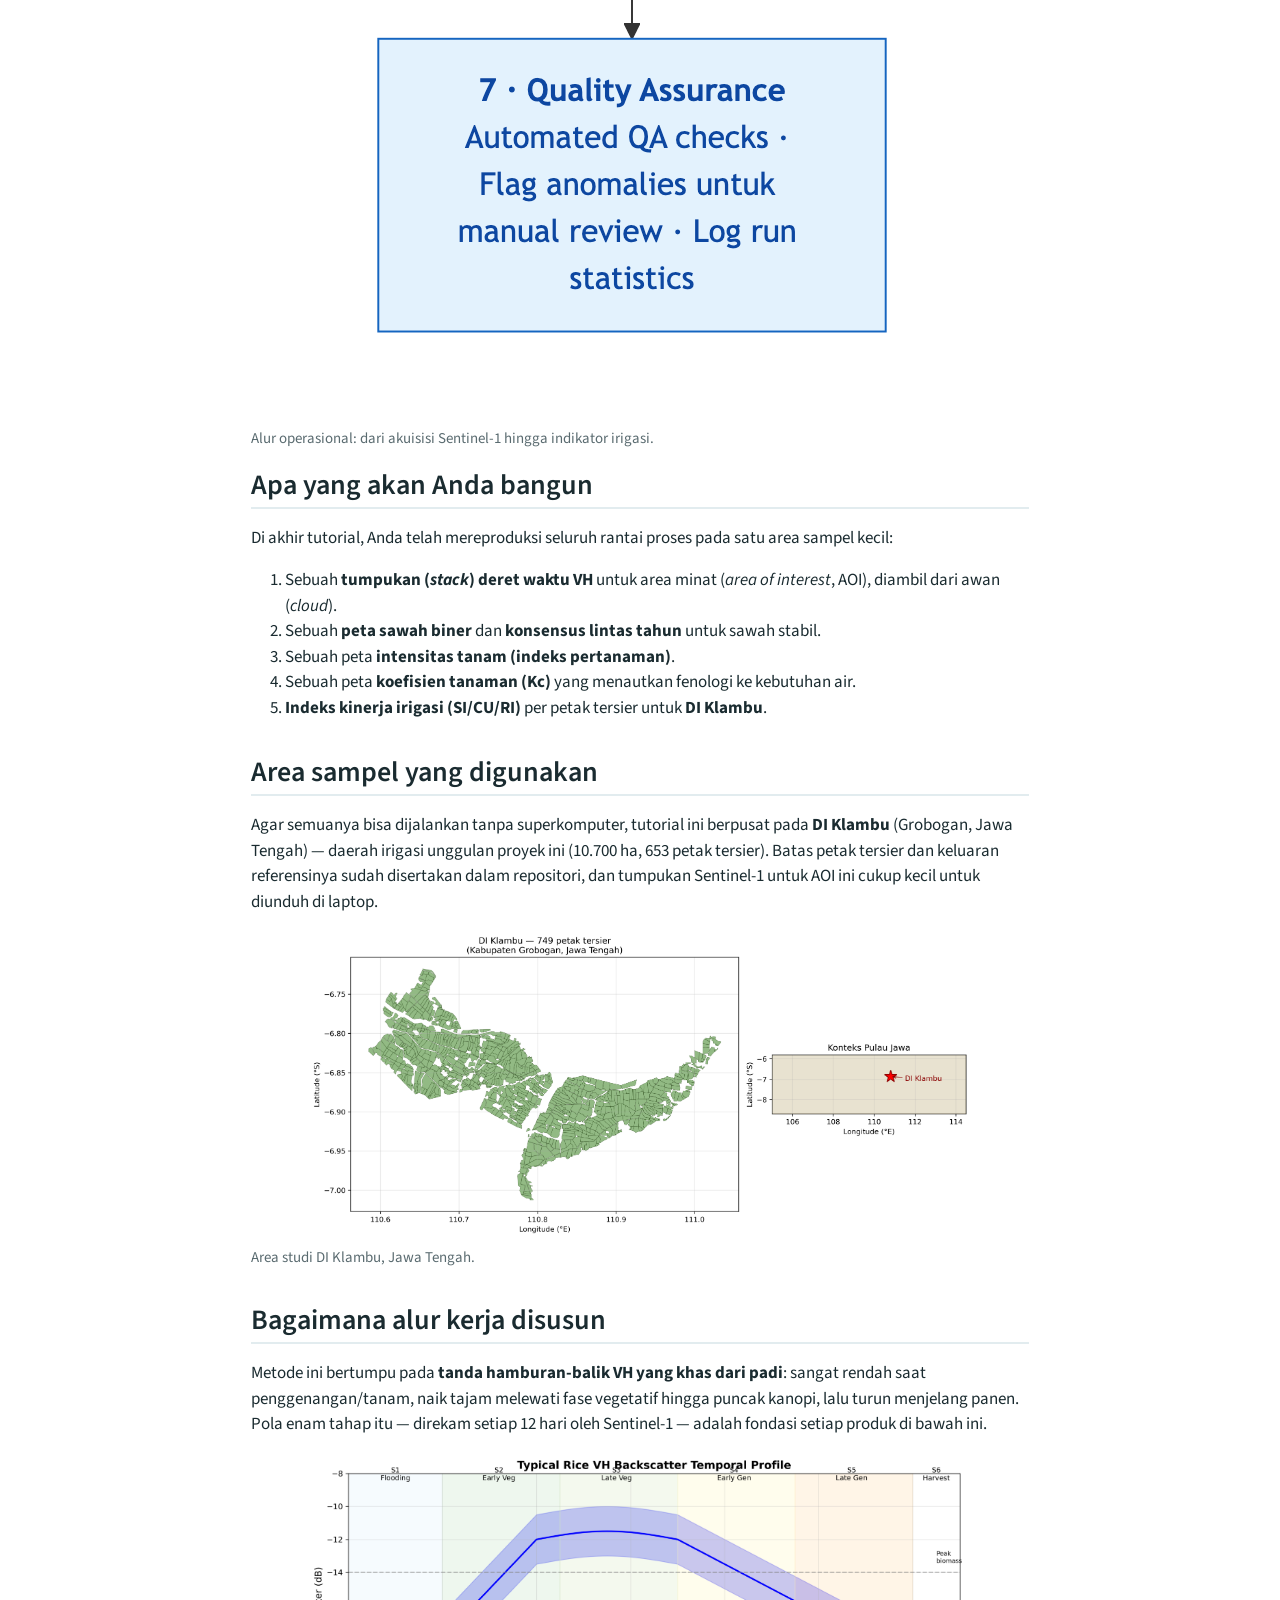
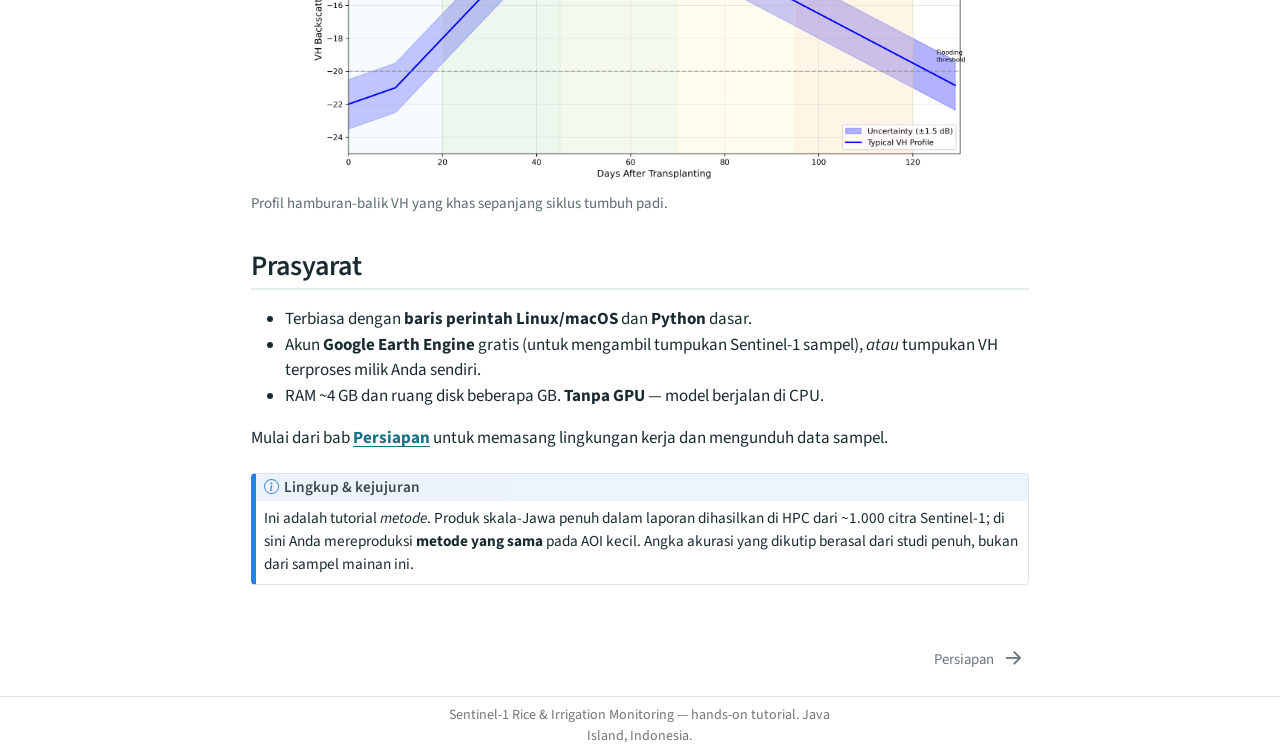
<file: docs/id/index.html>
<!DOCTYPE html>
<html xmlns="http://www.w3.org/1999/xhtml" lang="en" xml:lang="en"><head>

<meta charset="utf-8">
<meta name="generator" content="quarto-1.9.38">

<meta name="viewport" content="width=device-width, initial-scale=1.0, user-scalable=yes">


<title>Pemantauan Sawah &amp; Irigasi dengan Sentinel-1 – Sentinel-1 Rice &amp; Irrigation Monitoring</title>
<style>
/* Default styles provided by pandoc.
** See https://pandoc.org/MANUAL.html#variables-for-html for config info.
*/
code{white-space: pre-wrap;}
span.smallcaps{font-variant: small-caps;}
div.columns{display: flex; gap: min(4vw, 1.5em);}
div.column{flex: auto; overflow-x: auto;}
div.hanging-indent{margin-left: 1.5em; text-indent: -1.5em;}
ul.task-list{list-style: none;}
ul.task-list li input[type="checkbox"] {
  width: 0.8em;
  margin: 0 0.8em 0.2em -1em; /* quarto-specific, see https://github.com/quarto-dev/quarto-cli/issues/4556 */ 
  vertical-align: middle;
}
</style>


<script src="../site_libs/quarto-nav/quarto-nav.js"></script>
<script src="../site_libs/quarto-nav/headroom.min.js"></script>
<script src="../site_libs/clipboard/clipboard.min.js"></script>
<script src="../site_libs/quarto-search/autocomplete.umd.js"></script>
<script src="../site_libs/quarto-search/fuse.min.js"></script>
<script src="../site_libs/quarto-search/quarto-search.js"></script>
<meta name="quarto:offset" content="../">
<link href="../id/setup.html" rel="next">
<script src="../site_libs/quarto-html/quarto.js" type="module"></script>
<script src="../site_libs/quarto-html/tabsets/tabsets.js" type="module"></script>
<script src="../site_libs/quarto-html/popper.min.js"></script>
<script src="../site_libs/quarto-html/tippy.umd.min.js"></script>
<script src="../site_libs/quarto-html/anchor.min.js"></script>
<link href="../site_libs/quarto-html/tippy.css" rel="stylesheet">
<link href="../site_libs/quarto-html/quarto-syntax-highlighting-15634bcf2e68342d4ad2dfa704d543f6.css" rel="stylesheet" id="quarto-text-highlighting-styles">
<script src="../site_libs/bootstrap/bootstrap.min.js"></script>
<link href="../site_libs/bootstrap/bootstrap-icons.css" rel="stylesheet">
<link href="../site_libs/bootstrap/bootstrap-a62e4a8c4ed1f37879b9d6c8c541ae5b.min.css" rel="stylesheet" append-hash="true" id="quarto-bootstrap" data-mode="light">
<script id="quarto-search-options" type="application/json">{
  "location": "navbar",
  "copy-button": false,
  "collapse-after": 3,
  "panel-placement": "end",
  "type": "overlay",
  "limit": 50,
  "keyboard-shortcut": [
    "f",
    "/",
    "s"
  ],
  "show-item-context": false,
  "language": {
    "search-no-results-text": "No results",
    "search-matching-documents-text": "matching documents",
    "search-copy-link-title": "Copy link to search",
    "search-hide-matches-text": "Hide additional matches",
    "search-more-match-text": "more match in this document",
    "search-more-matches-text": "more matches in this document",
    "search-clear-button-title": "Clear",
    "search-text-placeholder": "",
    "search-detached-cancel-button-title": "Cancel",
    "search-submit-button-title": "Submit",
    "search-label": "Search"
  }
}</script>
<style>html{ scroll-behavior: smooth; }</style>


</head>

<body class="nav-sidebar docked nav-fixed quarto-light">

<div id="quarto-search-results"></div>
  <header id="quarto-header" class="headroom fixed-top">
    <nav class="navbar navbar-expand-lg " data-bs-theme="dark">
      <div class="navbar-container container-fluid">
      <div class="navbar-brand-container mx-auto">
    <a class="navbar-brand" href="../index.html">
    <span class="navbar-title">Sentinel-1 Rice &amp; Irrigation Monitoring</span>
    </a>
  </div>
            <div id="quarto-search" class="" title="Search"></div>
          <button class="navbar-toggler" type="button" data-bs-toggle="collapse" data-bs-target="#navbarCollapse" aria-controls="navbarCollapse" role="menu" aria-expanded="false" aria-label="Toggle navigation" onclick="if (window.quartoToggleHeadroom) { window.quartoToggleHeadroom(); }">
  <span class="navbar-toggler-icon"></span>
</button>
          <div class="collapse navbar-collapse" id="navbarCollapse">
            <ul class="navbar-nav navbar-nav-scroll ms-auto">
  <li class="nav-item dropdown ">
    <a class="nav-link dropdown-toggle" href="#" id="nav-menu-language--bahasa" role="link" data-bs-toggle="dropdown" aria-expanded="false">
 <span class="menu-text">🌐 Language / Bahasa</span>
    </a>
    <ul class="dropdown-menu dropdown-menu-end" aria-labelledby="nav-menu-language--bahasa">    
        <li>
    <a class="dropdown-item" href="../index.html">
 <span class="dropdown-text">English</span></a>
  </li>  
        <li>
    <a class="dropdown-item" href="../id/index.html">
 <span class="dropdown-text">Bahasa Indonesia</span></a>
  </li>  
    </ul>
  </li>
  <li class="nav-item compact">
    <a class="nav-link" href="https://github.com/firmanhadi21/s1-rice-irrigation-tutorial"> <i class="bi bi-github" role="img" aria-label="GitHub">
</i> 
<span class="menu-text"></span></a>
  </li>  
</ul>
          </div> <!-- /navcollapse -->
            <div class="quarto-navbar-tools">
  <a href="" class="quarto-reader-toggle quarto-navigation-tool px-1" onclick="window.quartoToggleReader(); return false;" title="Toggle reader mode">
  <div class="quarto-reader-toggle-btn">
  <i class="bi"></i>
  </div>
</a>
</div>
      </div> <!-- /container-fluid -->
    </nav>
  <nav class="quarto-secondary-nav">
    <div class="container-fluid d-flex">
      <button type="button" class="quarto-btn-toggle btn" data-bs-toggle="collapse" role="button" data-bs-target=".quarto-sidebar-collapse-item" aria-controls="quarto-sidebar" aria-expanded="false" aria-label="Toggle sidebar navigation" onclick="if (window.quartoToggleHeadroom) { window.quartoToggleHeadroom(); }">
        <i class="bi bi-layout-text-sidebar-reverse"></i>
      </button>
        <nav class="quarto-page-breadcrumbs" aria-label="breadcrumb"><ol class="breadcrumb"><li class="breadcrumb-item"><a href="../id/index.html">Ringkasan</a></li></ol></nav>
        <a class="flex-grow-1" role="navigation" data-bs-toggle="collapse" data-bs-target=".quarto-sidebar-collapse-item" aria-controls="quarto-sidebar" aria-expanded="false" aria-label="Toggle sidebar navigation" onclick="if (window.quartoToggleHeadroom) { window.quartoToggleHeadroom(); }">      
        </a>
      <button type="button" class="btn quarto-search-button" aria-label="Search" onclick="window.quartoOpenSearch();">
        <i class="bi bi-search"></i>
      </button>
    </div>
  </nav>
</header>
<!-- content -->
<div id="quarto-content" class="quarto-container page-columns page-rows-contents page-layout-article page-navbar">
<!-- sidebar -->
  <nav id="quarto-sidebar" class="sidebar collapse collapse-horizontal quarto-sidebar-collapse-item sidebar-navigation docked overflow-auto">
        <div class="mt-2 flex-shrink-0 align-items-center">
        <div class="sidebar-search">
        <div id="quarto-search" class="" title="Search"></div>
        </div>
        </div>
    <div class="sidebar-menu-container"> 
    <ul class="list-unstyled mt-1">
        <li class="sidebar-item">
  <div class="sidebar-item-container"> 
  <a href="../id/index.html" class="sidebar-item-text sidebar-link active">
 <span class="menu-text">Ringkasan</span></a>
  </div>
</li>
        <li class="sidebar-item">
  <div class="sidebar-item-container"> 
  <a href="../id/setup.html" class="sidebar-item-text sidebar-link">
 <span class="menu-text">Persiapan</span></a>
  </div>
</li>
        <li class="sidebar-item sidebar-item-section">
      <div class="sidebar-item-container"> 
            <a class="sidebar-item-text sidebar-link text-start" data-bs-toggle="collapse" data-bs-target="#quarto-sidebar-section-1" role="navigation" aria-expanded="true">
 <span class="menu-text">Alur inti</span></a>
          <a class="sidebar-item-toggle text-start" data-bs-toggle="collapse" data-bs-target="#quarto-sidebar-section-1" role="navigation" aria-expanded="true" aria-label="Toggle section">
            <i class="bi bi-chevron-right ms-2"></i>
          </a> 
      </div>
      <ul id="quarto-sidebar-section-1" class="collapse list-unstyled sidebar-section depth1 show">  
          <li class="sidebar-item">
  <div class="sidebar-item-container"> 
  <a href="../id/paddy-map.html" class="sidebar-item-text sidebar-link">
 <span class="menu-text">Peta sawah</span></a>
  </div>
</li>
          <li class="sidebar-item">
  <div class="sidebar-item-container"> 
  <a href="../id/planting-index.html" class="sidebar-item-text sidebar-link">
 <span class="menu-text">Indeks pertanaman</span></a>
  </div>
</li>
          <li class="sidebar-item">
  <div class="sidebar-item-container"> 
  <a href="../id/irrigation-performance.html" class="sidebar-item-text sidebar-link">
 <span class="menu-text">Kinerja irigasi</span></a>
  </div>
</li>
      </ul>
  </li>
        <li class="sidebar-item sidebar-item-section">
      <div class="sidebar-item-container"> 
            <a class="sidebar-item-text sidebar-link text-start" data-bs-toggle="collapse" data-bs-target="#quarto-sidebar-section-2" role="navigation" aria-expanded="true">
 <span class="menu-text">Lanjutan</span></a>
          <a class="sidebar-item-toggle text-start" data-bs-toggle="collapse" data-bs-target="#quarto-sidebar-section-2" role="navigation" aria-expanded="true" aria-label="Toggle section">
            <i class="bi bi-chevron-right ms-2"></i>
          </a> 
      </div>
      <ul id="quarto-sidebar-section-2" class="collapse list-unstyled sidebar-section depth1 show">  
          <li class="sidebar-item">
  <div class="sidebar-item-container"> 
  <a href="../id/growth-phase.html" class="sidebar-item-text sidebar-link">
 <span class="menu-text">Lanjutan: pemetaan fase tanam dengan fusi S1+S2</span></a>
  </div>
</li>
      </ul>
  </li>
    </ul>
    </div>
</nav>
<div id="quarto-sidebar-glass" class="quarto-sidebar-collapse-item" data-bs-toggle="collapse" data-bs-target=".quarto-sidebar-collapse-item"></div>
<!-- margin-sidebar -->
    <div id="quarto-margin-sidebar" class="sidebar margin-sidebar">
        <nav id="TOC" role="doc-toc" class="toc-active">
    <h2 id="toc-title">On this page</h2>
   
  <ul>
  <li><a href="#apa-yang-akan-anda-bangun" id="toc-apa-yang-akan-anda-bangun" class="nav-link active" data-scroll-target="#apa-yang-akan-anda-bangun">Apa yang akan Anda bangun</a></li>
  <li><a href="#area-sampel-yang-digunakan" id="toc-area-sampel-yang-digunakan" class="nav-link" data-scroll-target="#area-sampel-yang-digunakan">Area sampel yang digunakan</a></li>
  <li><a href="#bagaimana-alur-kerja-disusun" id="toc-bagaimana-alur-kerja-disusun" class="nav-link" data-scroll-target="#bagaimana-alur-kerja-disusun">Bagaimana alur kerja disusun</a></li>
  <li><a href="#prasyarat" id="toc-prasyarat" class="nav-link" data-scroll-target="#prasyarat">Prasyarat</a></li>
  </ul>
</nav>
    </div>
<!-- main -->
<main class="content" id="quarto-document-content">

<header id="title-block-header" class="quarto-title-block default">
<div class="quarto-title">
<h1 class="title">Pemantauan Sawah &amp; Irigasi dengan Sentinel-1</h1>
<p class="subtitle lead">Tutorial praktis dan dapat direproduksi untuk Pulau Jawa, Indonesia</p>
</div>



<div class="quarto-title-meta">

    
  
    
  </div>
  


</header>


<div class="text-end">
<p>🌐 <a href="../index.html">English →</a> · <strong>Bahasa Indonesia</strong></p>
</div>
<p>Tutorial ini memandu Anda dari awal sampai akhir melalui alur kerja satelit yang mengubah <strong>deret waktu radar Sentinel-1</strong> — yang untuk kinerja irigasi difusikan dengan optik <strong>Sentinel-2/Landsat</strong> dan curah hujan/ET — menjadi tiga produk operasional untuk pengelolaan sumber daya air:</p>
<div class="grid">
<section id="peta-sawah" class="level3 g-col-12 g-col-md-4">
<h3 class="anchored" data-anchor-id="peta-sawah">🌾 Peta sawah</h3>
<p>Deteksi sawah dari fenologi hamburan-balik (<em>backscatter</em>) VH memakai jaringan saraf yang diseimbangkan dengan SMOTE, lalu bangun <strong>konsensus sawah stabil</strong> lintas tahun.</p>
<p><a href="../id/paddy-map.html">Buka bab →</a></p>
</section>
<section id="indeks-pertanaman" class="level3 g-col-12 g-col-md-4">
<h3 class="anchored" data-anchor-id="indeks-pertanaman">📅 Indeks pertanaman</h3>
<p>Hitung <strong>siklus tanam</strong> genangan→kanopi yang lengkap per tahun (1×/2×/3×) untuk memetakan intensitas tanam — luas musim tanam.</p>
<p><a href="../id/planting-index.html">Buka bab →</a></p>
</section>
<section id="kinerja-irigasi" class="level3 g-col-12 g-col-md-4">
<h3 class="anchored" data-anchor-id="kinerja-irigasi">💧 Kinerja irigasi</h3>
<p>Ubah peta menjadi <strong>indeks per petak tersier</strong> — Kepuasan (SI), Keseragaman (CU), dan Keandalan (RI) — untuk satu Daerah Irigasi.</p>
<p><a href="../id/irrigation-performance.html">Buka bab →</a></p>
</section>
</div>
<div class="quarto-figure quarto-figure-center">
<figure class="figure">
<p><img src="../images/fig_pipeline_operasional.png" class="img-fluid figure-img"></p>
<figcaption>Alur operasional: dari akuisisi Sentinel-1 hingga indikator irigasi.</figcaption>
</figure>
</div>
<section id="apa-yang-akan-anda-bangun" class="level2">
<h2 class="anchored" data-anchor-id="apa-yang-akan-anda-bangun">Apa yang akan Anda bangun</h2>
<p>Di akhir tutorial, Anda telah mereproduksi seluruh rantai proses pada satu area sampel kecil:</p>
<ol type="1">
<li>Sebuah <strong>tumpukan (<em>stack</em>) deret waktu VH</strong> untuk area minat (<em>area of interest</em>, AOI), diambil dari awan (<em>cloud</em>).</li>
<li>Sebuah <strong>peta sawah biner</strong> dan <strong>konsensus lintas tahun</strong> untuk sawah stabil.</li>
<li>Sebuah peta <strong>intensitas tanam (indeks pertanaman)</strong>.</li>
<li>Sebuah peta <strong>koefisien tanaman (Kc)</strong> yang menautkan fenologi ke kebutuhan air.</li>
<li><strong>Indeks kinerja irigasi (SI/CU/RI)</strong> per petak tersier untuk <strong>DI Klambu</strong>.</li>
</ol>
</section>
<section id="area-sampel-yang-digunakan" class="level2">
<h2 class="anchored" data-anchor-id="area-sampel-yang-digunakan">Area sampel yang digunakan</h2>
<p>Agar semuanya bisa dijalankan tanpa superkomputer, tutorial ini berpusat pada <strong>DI Klambu</strong> (Grobogan, Jawa Tengah) — daerah irigasi unggulan proyek ini (10.700 ha, 653 petak tersier). Batas petak tersier dan keluaran referensinya sudah disertakan dalam repositori, dan tumpukan Sentinel-1 untuk AOI ini cukup kecil untuk diunduh di laptop.</p>
<div class="quarto-figure quarto-figure-center">
<figure class="figure">
<p><img src="../images/fig_map_study_area.png" class="img-fluid figure-img" style="width:85.0%"></p>
<figcaption>Area studi DI Klambu, Jawa Tengah.</figcaption>
</figure>
</div>
</section>
<section id="bagaimana-alur-kerja-disusun" class="level2">
<h2 class="anchored" data-anchor-id="bagaimana-alur-kerja-disusun">Bagaimana alur kerja disusun</h2>
<p>Metode ini bertumpu pada <strong>tanda hamburan-balik VH yang khas dari padi</strong>: sangat rendah saat penggenangan/tanam, naik tajam melewati fase vegetatif hingga puncak kanopi, lalu turun menjelang panen. Pola enam tahap itu — direkam setiap 12 hari oleh Sentinel-1 — adalah fondasi setiap produk di bawah ini.</p>
<div class="quarto-figure quarto-figure-center">
<figure class="figure">
<p><img src="../images/fig_rice_vh_profile.png" class="img-fluid figure-img" style="width:85.0%"></p>
<figcaption>Profil hamburan-balik VH yang khas sepanjang siklus tumbuh padi.</figcaption>
</figure>
</div>
</section>
<section id="prasyarat" class="level2">
<h2 class="anchored" data-anchor-id="prasyarat">Prasyarat</h2>
<ul>
<li>Terbiasa dengan <strong>baris perintah Linux/macOS</strong> dan <strong>Python</strong> dasar.</li>
<li>Akun <strong>Google Earth Engine</strong> gratis (untuk mengambil tumpukan Sentinel-1 sampel), <em>atau</em> tumpukan VH terproses milik Anda sendiri.</li>
<li>RAM ~4 GB dan ruang disk beberapa GB. <strong>Tanpa GPU</strong> — model berjalan di CPU.</li>
</ul>
<p>Mulai dari bab <a href="../id/setup.html"><strong>Persiapan</strong></a> untuk memasang lingkungan kerja dan mengunduh data sampel.</p>
<div class="callout callout-style-default callout-note callout-titled">
<div class="callout-header d-flex align-content-center">
<div class="callout-icon-container">
<i class="callout-icon"></i>
</div>
<div class="callout-title-container flex-fill">
<span class="screen-reader-only">Note</span>Lingkup &amp; kejujuran
</div>
</div>
<div class="callout-body-container callout-body">
<p>Ini adalah tutorial <em>metode</em>. Produk skala-Jawa penuh dalam laporan dihasilkan di HPC dari ~1.000 citra Sentinel-1; di sini Anda mereproduksi <strong>metode yang sama</strong> pada AOI kecil. Angka akurasi yang dikutip berasal dari studi penuh, bukan dari sampel mainan ini.</p>
</div>
</div>


</section>

</main> <!-- /main -->
<script id="quarto-html-after-body" type="application/javascript">
  window.document.addEventListener("DOMContentLoaded", function (event) {
    const icon = "";
    const anchorJS = new window.AnchorJS();
    anchorJS.options = {
      placement: 'right',
      icon: icon
    };
    anchorJS.add('.anchored');
    const isCodeAnnotation = (el) => {
      for (const clz of el.classList) {
        if (clz.startsWith('code-annotation-')) {                     
          return true;
        }
      }
      return false;
    }
    const onCopySuccess = function(e) {
      // button target
      const button = e.trigger;
      // don't keep focus
      button.blur();
      // flash "checked"
      button.classList.add('code-copy-button-checked');
      var currentTitle = button.getAttribute("title");
      button.setAttribute("title", "Copied!");
      let tooltip;
      if (window.bootstrap) {
        button.setAttribute("data-bs-toggle", "tooltip");
        button.setAttribute("data-bs-placement", "left");
        button.setAttribute("data-bs-title", "Copied!");
        tooltip = new bootstrap.Tooltip(button, 
          { trigger: "manual", 
            customClass: "code-copy-button-tooltip",
            offset: [0, -8]});
        tooltip.show();    
      }
      setTimeout(function() {
        if (tooltip) {
          tooltip.hide();
          button.removeAttribute("data-bs-title");
          button.removeAttribute("data-bs-toggle");
          button.removeAttribute("data-bs-placement");
        }
        button.setAttribute("title", currentTitle);
        button.classList.remove('code-copy-button-checked');
      }, 1000);
      // clear code selection
      e.clearSelection();
    }
    const getTextToCopy = function(trigger) {
      const outerScaffold = trigger.parentElement.cloneNode(true);
      const codeEl = outerScaffold.querySelector('code');
      for (const childEl of codeEl.children) {
        if (isCodeAnnotation(childEl)) {
          childEl.remove();
        }
      }
      return codeEl.innerText;
    }
    const clipboard = new window.ClipboardJS('.code-copy-button:not([data-in-quarto-modal])', {
      text: getTextToCopy
    });
    clipboard.on('success', onCopySuccess);
    if (window.document.getElementById('quarto-embedded-source-code-modal')) {
      const clipboardModal = new window.ClipboardJS('.code-copy-button[data-in-quarto-modal]', {
        text: getTextToCopy,
        container: window.document.getElementById('quarto-embedded-source-code-modal')
      });
      clipboardModal.on('success', onCopySuccess);
    }
      var localhostRegex = new RegExp(/^(?:http|https):\/\/localhost\:?[0-9]*\//);
      var mailtoRegex = new RegExp(/^mailto:/);
        var filterRegex = new RegExp('/' + window.location.host + '/');
      var isInternal = (href) => {
          return filterRegex.test(href) || localhostRegex.test(href) || mailtoRegex.test(href);
      }
      // Inspect non-navigation links and adorn them if external
     var links = window.document.querySelectorAll('a[href]:not(.nav-link):not(.navbar-brand):not(.toc-action):not(.sidebar-link):not(.sidebar-item-toggle):not(.pagination-link):not(.no-external):not([aria-hidden]):not(.dropdown-item):not(.quarto-navigation-tool):not(.about-link)');
      for (var i=0; i<links.length; i++) {
        const link = links[i];
        if (!isInternal(link.href)) {
          // undo the damage that might have been done by quarto-nav.js in the case of
          // links that we want to consider external
          if (link.dataset.originalHref !== undefined) {
            link.href = link.dataset.originalHref;
          }
            // target, if specified
            link.setAttribute("target", "_blank");
            if (link.getAttribute("rel") === null) {
              link.setAttribute("rel", "noopener");
            }
        }
      }
    function tippyHover(el, contentFn, onTriggerFn, onUntriggerFn) {
      const config = {
        allowHTML: true,
        maxWidth: 500,
        delay: 100,
        arrow: false,
        appendTo: function(el) {
            return el.parentElement;
        },
        interactive: true,
        interactiveBorder: 10,
        theme: 'quarto',
        placement: 'bottom-start',
      };
      if (contentFn) {
        config.content = contentFn;
      }
      if (onTriggerFn) {
        config.onTrigger = onTriggerFn;
      }
      if (onUntriggerFn) {
        config.onUntrigger = onUntriggerFn;
      }
      window.tippy(el, config); 
    }
    const noterefs = window.document.querySelectorAll('a[role="doc-noteref"]');
    for (var i=0; i<noterefs.length; i++) {
      const ref = noterefs[i];
      tippyHover(ref, function() {
        // use id or data attribute instead here
        let href = ref.getAttribute('data-footnote-href') || ref.getAttribute('href');
        try { href = new URL(href).hash; } catch {}
        const id = href.replace(/^#\/?/, "");
        const note = window.document.getElementById(id);
        if (note) {
          return note.innerHTML;
        } else {
          return "";
        }
      });
    }
    const xrefs = window.document.querySelectorAll('a.quarto-xref');
    const processXRef = (id, note) => {
      // Strip column container classes
      const stripColumnClz = (el) => {
        el.classList.remove("page-full", "page-columns");
        if (el.children) {
          for (const child of el.children) {
            stripColumnClz(child);
          }
        }
      }
      stripColumnClz(note)
      if (id === null || id.startsWith('sec-')) {
        // Special case sections, only their first couple elements
        const container = document.createElement("div");
        if (note.children && note.children.length > 2) {
          container.appendChild(note.children[0].cloneNode(true));
          for (let i = 1; i < note.children.length; i++) {
            const child = note.children[i];
            if (child.tagName === "P" && child.innerText === "") {
              continue;
            } else {
              container.appendChild(child.cloneNode(true));
              break;
            }
          }
          if (window.Quarto?.typesetMath) {
            window.Quarto.typesetMath(container);
          }
          return container.innerHTML
        } else {
          if (window.Quarto?.typesetMath) {
            window.Quarto.typesetMath(note);
          }
          return note.innerHTML;
        }
      } else {
        // Remove any anchor links if they are present
        const anchorLink = note.querySelector('a.anchorjs-link');
        if (anchorLink) {
          anchorLink.remove();
        }
        if (window.Quarto?.typesetMath) {
          window.Quarto.typesetMath(note);
        }
        if (note.classList.contains("callout")) {
          return note.outerHTML;
        } else {
          return note.innerHTML;
        }
      }
    }
    for (var i=0; i<xrefs.length; i++) {
      const xref = xrefs[i];
      tippyHover(xref, undefined, function(instance) {
        instance.disable();
        let url = xref.getAttribute('href');
        let hash = undefined; 
        if (url.startsWith('#')) {
          hash = url;
        } else {
          try { hash = new URL(url).hash; } catch {}
        }
        if (hash) {
          const id = hash.replace(/^#\/?/, "");
          const note = window.document.getElementById(id);
          if (note !== null) {
            try {
              const html = processXRef(id, note.cloneNode(true));
              instance.setContent(html);
            } finally {
              instance.enable();
              instance.show();
            }
          } else {
            // See if we can fetch this
            fetch(url.split('#')[0])
            .then(res => res.text())
            .then(html => {
              const parser = new DOMParser();
              const htmlDoc = parser.parseFromString(html, "text/html");
              const note = htmlDoc.getElementById(id);
              if (note !== null) {
                const html = processXRef(id, note);
                instance.setContent(html);
              } 
            }).finally(() => {
              instance.enable();
              instance.show();
            });
          }
        } else {
          // See if we can fetch a full url (with no hash to target)
          // This is a special case and we should probably do some content thinning / targeting
          fetch(url)
          .then(res => res.text())
          .then(html => {
            const parser = new DOMParser();
            const htmlDoc = parser.parseFromString(html, "text/html");
            const note = htmlDoc.querySelector('main.content');
            if (note !== null) {
              // This should only happen for chapter cross references
              // (since there is no id in the URL)
              // remove the first header
              if (note.children.length > 0 && note.children[0].tagName === "HEADER") {
                note.children[0].remove();
              }
              const html = processXRef(null, note);
              instance.setContent(html);
            } 
          }).finally(() => {
            instance.enable();
            instance.show();
          });
        }
      }, function(instance) {
      });
    }
        let selectedAnnoteEl;
        const selectorForAnnotation = ( cell, annotation) => {
          let cellAttr = 'data-code-cell="' + cell + '"';
          let lineAttr = 'data-code-annotation="' +  annotation + '"';
          const selector = 'span[' + cellAttr + '][' + lineAttr + ']';
          return selector;
        }
        const selectCodeLines = (annoteEl) => {
          const doc = window.document;
          const targetCell = annoteEl.getAttribute("data-target-cell");
          const targetAnnotation = annoteEl.getAttribute("data-target-annotation");
          const annoteSpan = window.document.querySelector(selectorForAnnotation(targetCell, targetAnnotation));
          const lines = annoteSpan.getAttribute("data-code-lines").split(",");
          const lineIds = lines.map((line) => {
            return targetCell + "-" + line;
          })
          let top = null;
          let height = null;
          let parent = null;
          if (lineIds.length > 0) {
              //compute the position of the single el (top and bottom and make a div)
              const el = window.document.getElementById(lineIds[0]);
              top = el.offsetTop;
              height = el.offsetHeight;
              parent = el.parentElement.parentElement;
            if (lineIds.length > 1) {
              const lastEl = window.document.getElementById(lineIds[lineIds.length - 1]);
              const bottom = lastEl.offsetTop + lastEl.offsetHeight;
              height = bottom - top;
            }
            if (top !== null && height !== null && parent !== null) {
              // cook up a div (if necessary) and position it 
              let div = window.document.getElementById("code-annotation-line-highlight");
              if (div === null) {
                div = window.document.createElement("div");
                div.setAttribute("id", "code-annotation-line-highlight");
                div.style.position = 'absolute';
                parent.appendChild(div);
              }
              div.style.top = top - 2 + "px";
              div.style.height = height + 4 + "px";
              div.style.left = 0;
              let gutterDiv = window.document.getElementById("code-annotation-line-highlight-gutter");
              if (gutterDiv === null) {
                gutterDiv = window.document.createElement("div");
                gutterDiv.setAttribute("id", "code-annotation-line-highlight-gutter");
                gutterDiv.style.position = 'absolute';
                const codeCell = window.document.getElementById(targetCell);
                const gutter = codeCell.querySelector('.code-annotation-gutter');
                gutter.appendChild(gutterDiv);
              }
              gutterDiv.style.top = top - 2 + "px";
              gutterDiv.style.height = height + 4 + "px";
            }
            selectedAnnoteEl = annoteEl;
          }
        };
        const unselectCodeLines = () => {
          const elementsIds = ["code-annotation-line-highlight", "code-annotation-line-highlight-gutter"];
          elementsIds.forEach((elId) => {
            const div = window.document.getElementById(elId);
            if (div) {
              div.remove();
            }
          });
          selectedAnnoteEl = undefined;
        };
          // Handle positioning of the toggle
      window.addEventListener(
        "resize",
        throttle(() => {
          elRect = undefined;
          if (selectedAnnoteEl) {
            selectCodeLines(selectedAnnoteEl);
          }
        }, 10)
      );
      function throttle(fn, ms) {
      let throttle = false;
      let timer;
        return (...args) => {
          if(!throttle) { // first call gets through
              fn.apply(this, args);
              throttle = true;
          } else { // all the others get throttled
              if(timer) clearTimeout(timer); // cancel #2
              timer = setTimeout(() => {
                fn.apply(this, args);
                timer = throttle = false;
              }, ms);
          }
        };
      }
        // Attach click handler to the DT
        const annoteDls = window.document.querySelectorAll('dt[data-target-cell]');
        for (const annoteDlNode of annoteDls) {
          annoteDlNode.addEventListener('click', (event) => {
            const clickedEl = event.target;
            if (clickedEl !== selectedAnnoteEl) {
              unselectCodeLines();
              const activeEl = window.document.querySelector('dt[data-target-cell].code-annotation-active');
              if (activeEl) {
                activeEl.classList.remove('code-annotation-active');
              }
              selectCodeLines(clickedEl);
              clickedEl.classList.add('code-annotation-active');
            } else {
              // Unselect the line
              unselectCodeLines();
              clickedEl.classList.remove('code-annotation-active');
            }
          });
        }
    const findCites = (el) => {
      const parentEl = el.parentElement;
      if (parentEl) {
        const cites = parentEl.dataset.cites;
        if (cites) {
          return {
            el,
            cites: cites.split(' ')
          };
        } else {
          return findCites(el.parentElement)
        }
      } else {
        return undefined;
      }
    };
    var bibliorefs = window.document.querySelectorAll('a[role="doc-biblioref"]');
    for (var i=0; i<bibliorefs.length; i++) {
      const ref = bibliorefs[i];
      const citeInfo = findCites(ref);
      if (citeInfo) {
        tippyHover(citeInfo.el, function() {
          var popup = window.document.createElement('div');
          citeInfo.cites.forEach(function(cite) {
            var citeDiv = window.document.createElement('div');
            citeDiv.classList.add('hanging-indent');
            citeDiv.classList.add('csl-entry');
            var biblioDiv = window.document.getElementById('ref-' + cite);
            if (biblioDiv) {
              citeDiv.innerHTML = biblioDiv.innerHTML;
            }
            popup.appendChild(citeDiv);
          });
          return popup.innerHTML;
        });
      }
    }
  });
  </script>
<nav class="page-navigation">
  <div class="nav-page nav-page-previous">
  </div>
  <div class="nav-page nav-page-next">
      <a href="../id/setup.html" class="pagination-link" aria-label="Persiapan">
        <span class="nav-page-text">Persiapan</span> <i class="bi bi-arrow-right-short"></i>
      </a>
  </div>
</nav>
</div> <!-- /content -->
<footer class="footer">
  <div class="nav-footer">
    <div class="nav-footer-left">
      &nbsp;
    </div>   
    <div class="nav-footer-center">
<p>Sentinel-1 Rice &amp; Irrigation Monitoring — hands-on tutorial. Java Island, Indonesia.</p>
</div>
    <div class="nav-footer-right">
      &nbsp;
    </div>
  </div>
</footer>




<script src="../site_libs/quarto-html/zenscroll-min.js"></script>
</body></html>
</file>
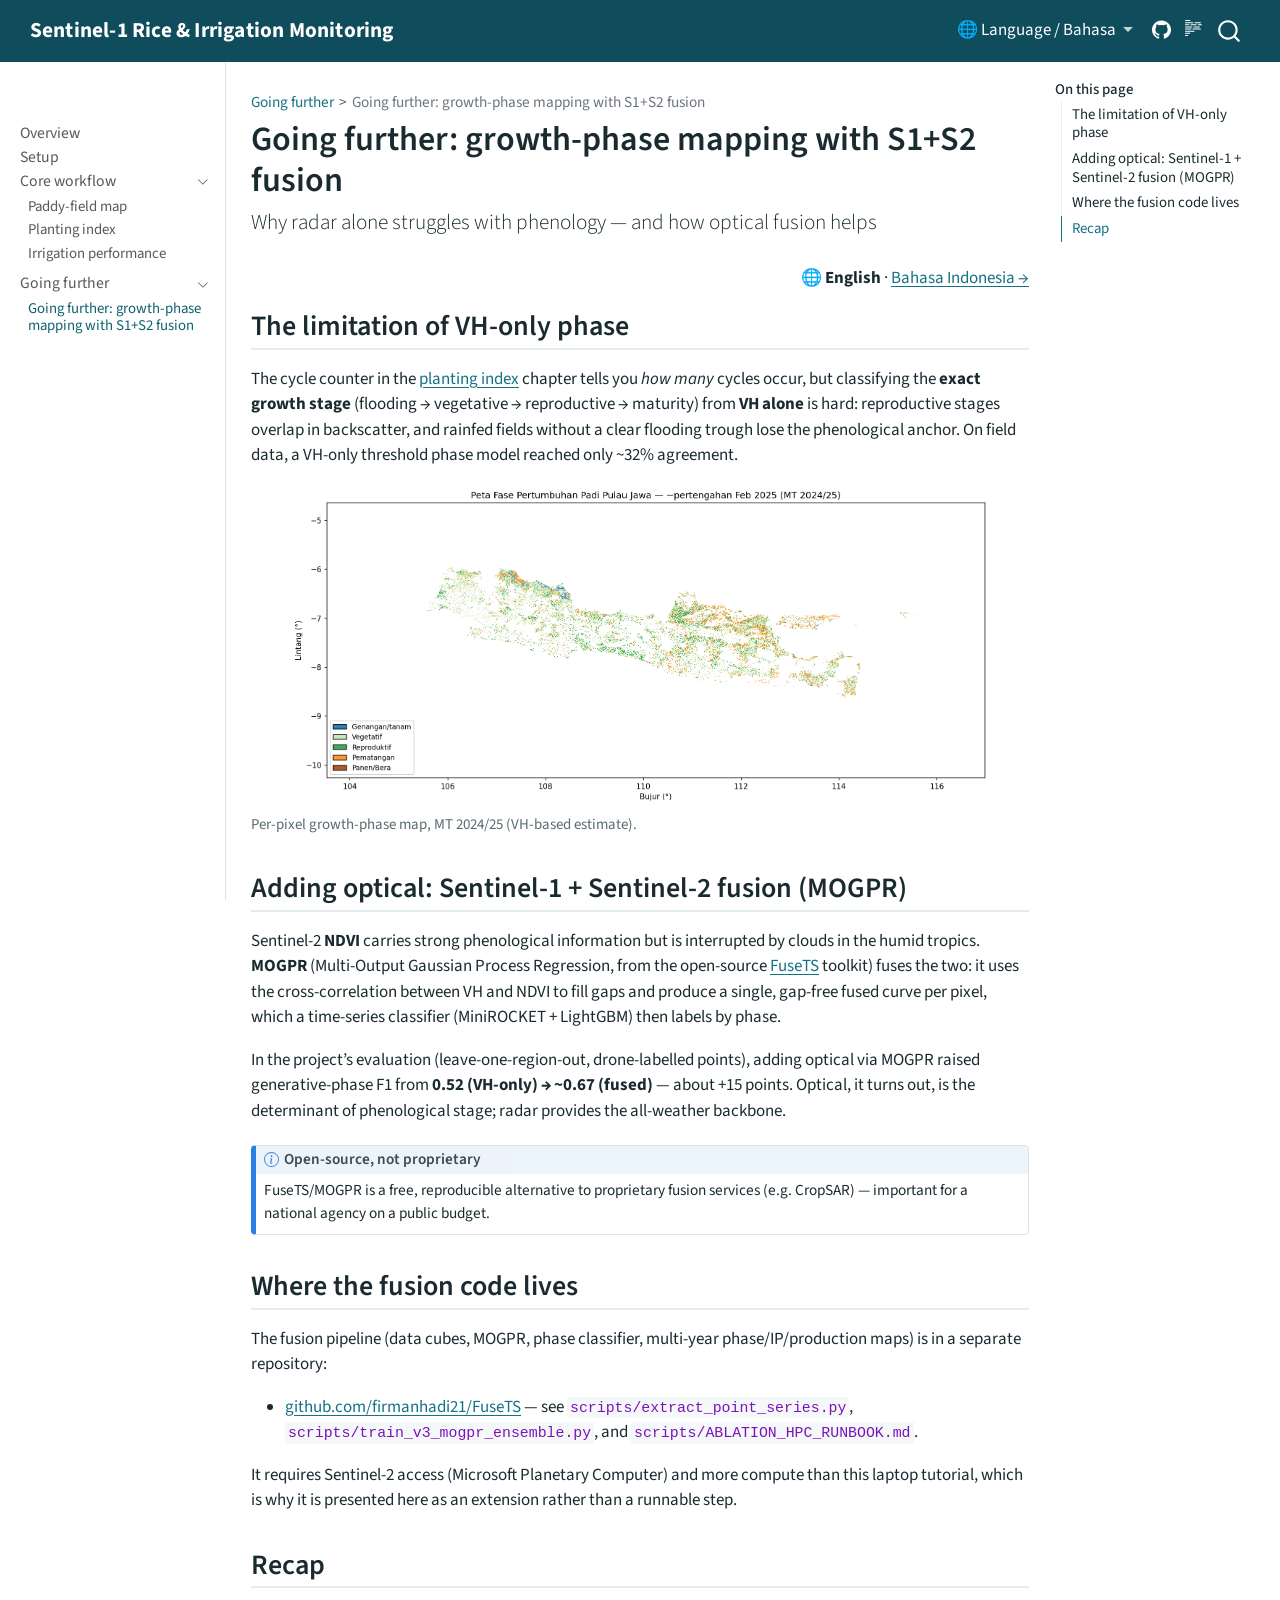
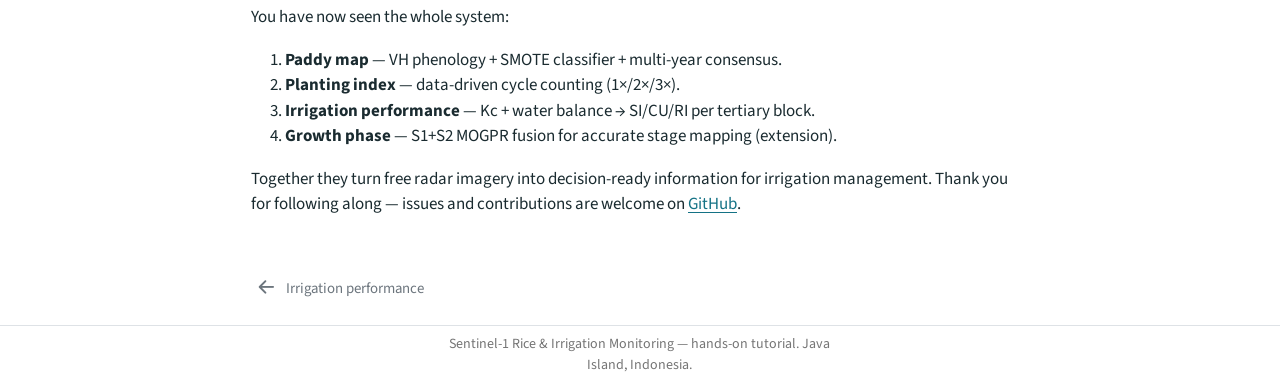
<file: docs/growth-phase.html>
<!DOCTYPE html>
<html xmlns="http://www.w3.org/1999/xhtml" lang="en" xml:lang="en"><head>

<meta charset="utf-8">
<meta name="generator" content="quarto-1.9.38">

<meta name="viewport" content="width=device-width, initial-scale=1.0, user-scalable=yes">


<title>Going further: growth-phase mapping with S1+S2 fusion – Sentinel-1 Rice &amp; Irrigation Monitoring</title>
<style>
/* Default styles provided by pandoc.
** See https://pandoc.org/MANUAL.html#variables-for-html for config info.
*/
code{white-space: pre-wrap;}
span.smallcaps{font-variant: small-caps;}
div.columns{display: flex; gap: min(4vw, 1.5em);}
div.column{flex: auto; overflow-x: auto;}
div.hanging-indent{margin-left: 1.5em; text-indent: -1.5em;}
ul.task-list{list-style: none;}
ul.task-list li input[type="checkbox"] {
  width: 0.8em;
  margin: 0 0.8em 0.2em -1em; /* quarto-specific, see https://github.com/quarto-dev/quarto-cli/issues/4556 */ 
  vertical-align: middle;
}
</style>


<script src="site_libs/quarto-nav/quarto-nav.js"></script>
<script src="site_libs/quarto-nav/headroom.min.js"></script>
<script src="site_libs/clipboard/clipboard.min.js"></script>
<script src="site_libs/quarto-search/autocomplete.umd.js"></script>
<script src="site_libs/quarto-search/fuse.min.js"></script>
<script src="site_libs/quarto-search/quarto-search.js"></script>
<meta name="quarto:offset" content="./">
<link href="./irrigation-performance.html" rel="prev">
<script src="site_libs/quarto-html/quarto.js" type="module"></script>
<script src="site_libs/quarto-html/tabsets/tabsets.js" type="module"></script>
<script src="site_libs/quarto-html/popper.min.js"></script>
<script src="site_libs/quarto-html/tippy.umd.min.js"></script>
<script src="site_libs/quarto-html/anchor.min.js"></script>
<link href="site_libs/quarto-html/tippy.css" rel="stylesheet">
<link href="site_libs/quarto-html/quarto-syntax-highlighting-15634bcf2e68342d4ad2dfa704d543f6.css" rel="stylesheet" id="quarto-text-highlighting-styles">
<script src="site_libs/bootstrap/bootstrap.min.js"></script>
<link href="site_libs/bootstrap/bootstrap-icons.css" rel="stylesheet">
<link href="site_libs/bootstrap/bootstrap-a62e4a8c4ed1f37879b9d6c8c541ae5b.min.css" rel="stylesheet" append-hash="true" id="quarto-bootstrap" data-mode="light">
<script id="quarto-search-options" type="application/json">{
  "location": "navbar",
  "copy-button": false,
  "collapse-after": 3,
  "panel-placement": "end",
  "type": "overlay",
  "limit": 50,
  "keyboard-shortcut": [
    "f",
    "/",
    "s"
  ],
  "show-item-context": false,
  "language": {
    "search-no-results-text": "No results",
    "search-matching-documents-text": "matching documents",
    "search-copy-link-title": "Copy link to search",
    "search-hide-matches-text": "Hide additional matches",
    "search-more-match-text": "more match in this document",
    "search-more-matches-text": "more matches in this document",
    "search-clear-button-title": "Clear",
    "search-text-placeholder": "",
    "search-detached-cancel-button-title": "Cancel",
    "search-submit-button-title": "Submit",
    "search-label": "Search"
  }
}</script>
<style>html{ scroll-behavior: smooth; }</style>


</head>

<body class="nav-sidebar docked nav-fixed quarto-light">

<div id="quarto-search-results"></div>
  <header id="quarto-header" class="headroom fixed-top">
    <nav class="navbar navbar-expand-lg " data-bs-theme="dark">
      <div class="navbar-container container-fluid">
      <div class="navbar-brand-container mx-auto">
    <a class="navbar-brand" href="./index.html">
    <span class="navbar-title">Sentinel-1 Rice &amp; Irrigation Monitoring</span>
    </a>
  </div>
            <div id="quarto-search" class="" title="Search"></div>
          <button class="navbar-toggler" type="button" data-bs-toggle="collapse" data-bs-target="#navbarCollapse" aria-controls="navbarCollapse" role="menu" aria-expanded="false" aria-label="Toggle navigation" onclick="if (window.quartoToggleHeadroom) { window.quartoToggleHeadroom(); }">
  <span class="navbar-toggler-icon"></span>
</button>
          <div class="collapse navbar-collapse" id="navbarCollapse">
            <ul class="navbar-nav navbar-nav-scroll ms-auto">
  <li class="nav-item dropdown ">
    <a class="nav-link dropdown-toggle" href="#" id="nav-menu-language--bahasa" role="link" data-bs-toggle="dropdown" aria-expanded="false">
 <span class="menu-text">🌐 Language / Bahasa</span>
    </a>
    <ul class="dropdown-menu dropdown-menu-end" aria-labelledby="nav-menu-language--bahasa">    
        <li>
    <a class="dropdown-item" href="./index.html">
 <span class="dropdown-text">English</span></a>
  </li>  
        <li>
    <a class="dropdown-item" href="./id/index.html">
 <span class="dropdown-text">Bahasa Indonesia</span></a>
  </li>  
    </ul>
  </li>
  <li class="nav-item compact">
    <a class="nav-link" href="https://github.com/firmanhadi21/s1-rice-irrigation-tutorial"> <i class="bi bi-github" role="img" aria-label="GitHub">
</i> 
<span class="menu-text"></span></a>
  </li>  
</ul>
          </div> <!-- /navcollapse -->
            <div class="quarto-navbar-tools">
  <a href="" class="quarto-reader-toggle quarto-navigation-tool px-1" onclick="window.quartoToggleReader(); return false;" title="Toggle reader mode">
  <div class="quarto-reader-toggle-btn">
  <i class="bi"></i>
  </div>
</a>
</div>
      </div> <!-- /container-fluid -->
    </nav>
  <nav class="quarto-secondary-nav">
    <div class="container-fluid d-flex">
      <button type="button" class="quarto-btn-toggle btn" data-bs-toggle="collapse" role="button" data-bs-target=".quarto-sidebar-collapse-item" aria-controls="quarto-sidebar" aria-expanded="false" aria-label="Toggle sidebar navigation" onclick="if (window.quartoToggleHeadroom) { window.quartoToggleHeadroom(); }">
        <i class="bi bi-layout-text-sidebar-reverse"></i>
      </button>
        <nav class="quarto-page-breadcrumbs" aria-label="breadcrumb"><ol class="breadcrumb"><li class="breadcrumb-item"><a href="./growth-phase.html">Going further</a></li><li class="breadcrumb-item"><a href="./growth-phase.html">Going further: growth-phase mapping with S1+S2 fusion</a></li></ol></nav>
        <a class="flex-grow-1" role="navigation" data-bs-toggle="collapse" data-bs-target=".quarto-sidebar-collapse-item" aria-controls="quarto-sidebar" aria-expanded="false" aria-label="Toggle sidebar navigation" onclick="if (window.quartoToggleHeadroom) { window.quartoToggleHeadroom(); }">      
        </a>
      <button type="button" class="btn quarto-search-button" aria-label="Search" onclick="window.quartoOpenSearch();">
        <i class="bi bi-search"></i>
      </button>
    </div>
  </nav>
</header>
<!-- content -->
<div id="quarto-content" class="quarto-container page-columns page-rows-contents page-layout-article page-navbar">
<!-- sidebar -->
  <nav id="quarto-sidebar" class="sidebar collapse collapse-horizontal quarto-sidebar-collapse-item sidebar-navigation docked overflow-auto">
        <div class="mt-2 flex-shrink-0 align-items-center">
        <div class="sidebar-search">
        <div id="quarto-search" class="" title="Search"></div>
        </div>
        </div>
    <div class="sidebar-menu-container"> 
    <ul class="list-unstyled mt-1">
        <li class="sidebar-item">
  <div class="sidebar-item-container"> 
  <a href="./index.html" class="sidebar-item-text sidebar-link">
 <span class="menu-text">Overview</span></a>
  </div>
</li>
        <li class="sidebar-item">
  <div class="sidebar-item-container"> 
  <a href="./setup.html" class="sidebar-item-text sidebar-link">
 <span class="menu-text">Setup</span></a>
  </div>
</li>
        <li class="sidebar-item sidebar-item-section">
      <div class="sidebar-item-container"> 
            <a class="sidebar-item-text sidebar-link text-start" data-bs-toggle="collapse" data-bs-target="#quarto-sidebar-section-1" role="navigation" aria-expanded="true">
 <span class="menu-text">Core workflow</span></a>
          <a class="sidebar-item-toggle text-start" data-bs-toggle="collapse" data-bs-target="#quarto-sidebar-section-1" role="navigation" aria-expanded="true" aria-label="Toggle section">
            <i class="bi bi-chevron-right ms-2"></i>
          </a> 
      </div>
      <ul id="quarto-sidebar-section-1" class="collapse list-unstyled sidebar-section depth1 show">  
          <li class="sidebar-item">
  <div class="sidebar-item-container"> 
  <a href="./paddy-map.html" class="sidebar-item-text sidebar-link">
 <span class="menu-text">Paddy-field map</span></a>
  </div>
</li>
          <li class="sidebar-item">
  <div class="sidebar-item-container"> 
  <a href="./planting-index.html" class="sidebar-item-text sidebar-link">
 <span class="menu-text">Planting index</span></a>
  </div>
</li>
          <li class="sidebar-item">
  <div class="sidebar-item-container"> 
  <a href="./irrigation-performance.html" class="sidebar-item-text sidebar-link">
 <span class="menu-text">Irrigation performance</span></a>
  </div>
</li>
      </ul>
  </li>
        <li class="sidebar-item sidebar-item-section">
      <div class="sidebar-item-container"> 
            <a class="sidebar-item-text sidebar-link text-start" data-bs-toggle="collapse" data-bs-target="#quarto-sidebar-section-2" role="navigation" aria-expanded="true">
 <span class="menu-text">Going further</span></a>
          <a class="sidebar-item-toggle text-start" data-bs-toggle="collapse" data-bs-target="#quarto-sidebar-section-2" role="navigation" aria-expanded="true" aria-label="Toggle section">
            <i class="bi bi-chevron-right ms-2"></i>
          </a> 
      </div>
      <ul id="quarto-sidebar-section-2" class="collapse list-unstyled sidebar-section depth1 show">  
          <li class="sidebar-item">
  <div class="sidebar-item-container"> 
  <a href="./growth-phase.html" class="sidebar-item-text sidebar-link active">
 <span class="menu-text">Going further: growth-phase mapping with S1+S2 fusion</span></a>
  </div>
</li>
      </ul>
  </li>
    </ul>
    </div>
</nav>
<div id="quarto-sidebar-glass" class="quarto-sidebar-collapse-item" data-bs-toggle="collapse" data-bs-target=".quarto-sidebar-collapse-item"></div>
<!-- margin-sidebar -->
    <div id="quarto-margin-sidebar" class="sidebar margin-sidebar">
        <nav id="TOC" role="doc-toc" class="toc-active">
    <h2 id="toc-title">On this page</h2>
   
  <ul>
  <li><a href="#the-limitation-of-vh-only-phase" id="toc-the-limitation-of-vh-only-phase" class="nav-link active" data-scroll-target="#the-limitation-of-vh-only-phase">The limitation of VH-only phase</a></li>
  <li><a href="#adding-optical-sentinel-1-sentinel-2-fusion-mogpr" id="toc-adding-optical-sentinel-1-sentinel-2-fusion-mogpr" class="nav-link" data-scroll-target="#adding-optical-sentinel-1-sentinel-2-fusion-mogpr">Adding optical: Sentinel-1 + Sentinel-2 fusion (MOGPR)</a></li>
  <li><a href="#where-the-fusion-code-lives" id="toc-where-the-fusion-code-lives" class="nav-link" data-scroll-target="#where-the-fusion-code-lives">Where the fusion code lives</a></li>
  <li><a href="#recap" id="toc-recap" class="nav-link" data-scroll-target="#recap">Recap</a></li>
  </ul>
</nav>
    </div>
<!-- main -->
<main class="content" id="quarto-document-content">

<header id="title-block-header" class="quarto-title-block default"><nav class="quarto-page-breadcrumbs quarto-title-breadcrumbs d-none d-lg-block" aria-label="breadcrumb"><ol class="breadcrumb"><li class="breadcrumb-item"><a href="./growth-phase.html">Going further</a></li><li class="breadcrumb-item"><a href="./growth-phase.html">Going further: growth-phase mapping with S1+S2 fusion</a></li></ol></nav>
<div class="quarto-title">
<h1 class="title">Going further: growth-phase mapping with S1+S2 fusion</h1>
<p class="subtitle lead">Why radar alone struggles with phenology — and how optical fusion helps</p>
</div>



<div class="quarto-title-meta">

    
  
    
  </div>
  


</header>


<div class="text-end">
<p>🌐 <strong>English</strong> · <a href="./id/growth-phase.html">Bahasa Indonesia →</a></p>
</div>
<section id="the-limitation-of-vh-only-phase" class="level2">
<h2 class="anchored" data-anchor-id="the-limitation-of-vh-only-phase">The limitation of VH-only phase</h2>
<p>The cycle counter in the <a href="./planting-index.html">planting index</a> chapter tells you <em>how many</em> cycles occur, but classifying the <strong>exact growth stage</strong> (flooding → vegetative → reproductive → maturity) from <strong>VH alone</strong> is hard: reproductive stages overlap in backscatter, and rainfed fields without a clear flooding trough lose the phenological anchor. On field data, a VH-only threshold phase model reached only ~32% agreement.</p>
<div class="quarto-figure quarto-figure-center">
<figure class="figure">
<p><img src="images/fig_growth_phase_mt2024_25.png" class="img-fluid figure-img" style="width:90.0%"></p>
<figcaption>Per-pixel growth-phase map, MT 2024/25 (VH-based estimate).</figcaption>
</figure>
</div>
</section>
<section id="adding-optical-sentinel-1-sentinel-2-fusion-mogpr" class="level2">
<h2 class="anchored" data-anchor-id="adding-optical-sentinel-1-sentinel-2-fusion-mogpr">Adding optical: Sentinel-1 + Sentinel-2 fusion (MOGPR)</h2>
<p>Sentinel-2 <strong>NDVI</strong> carries strong phenological information but is interrupted by clouds in the humid tropics. <strong>MOGPR</strong> (Multi-Output Gaussian Process Regression, from the open-source <a href="https://github.com/Open-EO/FuseTS">FuseTS</a> toolkit) fuses the two: it uses the cross-correlation between VH and NDVI to fill gaps and produce a single, gap-free fused curve per pixel, which a time-series classifier (MiniROCKET + LightGBM) then labels by phase.</p>
<p>In the project’s evaluation (leave-one-region-out, drone-labelled points), adding optical via MOGPR raised generative-phase F1 from <strong>0.52 (VH-only) → ~0.67 (fused)</strong> — about +15 points. Optical, it turns out, is the determinant of phenological stage; radar provides the all-weather backbone.</p>
<div class="callout callout-style-default callout-note callout-titled">
<div class="callout-header d-flex align-content-center">
<div class="callout-icon-container">
<i class="callout-icon"></i>
</div>
<div class="callout-title-container flex-fill">
<span class="screen-reader-only">Note</span>Open-source, not proprietary
</div>
</div>
<div class="callout-body-container callout-body">
<p>FuseTS/MOGPR is a free, reproducible alternative to proprietary fusion services (e.g.&nbsp;CropSAR) — important for a national agency on a public budget.</p>
</div>
</div>
</section>
<section id="where-the-fusion-code-lives" class="level2">
<h2 class="anchored" data-anchor-id="where-the-fusion-code-lives">Where the fusion code lives</h2>
<p>The fusion pipeline (data cubes, MOGPR, phase classifier, multi-year phase/IP/production maps) is in a separate repository:</p>
<ul>
<li><strong><a href="https://github.com/firmanhadi21/FuseTS">github.com/firmanhadi21/FuseTS</a></strong> — see <code>scripts/extract_point_series.py</code>, <code>scripts/train_v3_mogpr_ensemble.py</code>, and <code>scripts/ABLATION_HPC_RUNBOOK.md</code>.</li>
</ul>
<p>It requires Sentinel-2 access (Microsoft Planetary Computer) and more compute than this laptop tutorial, which is why it is presented here as an extension rather than a runnable step.</p>
</section>
<section id="recap" class="level2">
<h2 class="anchored" data-anchor-id="recap">Recap</h2>
<p>You have now seen the whole system:</p>
<ol type="1">
<li><strong>Paddy map</strong> — VH phenology + SMOTE classifier + multi-year consensus.</li>
<li><strong>Planting index</strong> — data-driven cycle counting (1×/2×/3×).</li>
<li><strong>Irrigation performance</strong> — Kc + water balance → SI/CU/RI per tertiary block.</li>
<li><strong>Growth phase</strong> — S1+S2 MOGPR fusion for accurate stage mapping (extension).</li>
</ol>
<p>Together they turn free radar imagery into decision-ready information for irrigation management. Thank you for following along — issues and contributions are welcome on <a href="https://github.com/firmanhadi21/s1-rice-irrigation-tutorial">GitHub</a>.</p>


</section>

</main> <!-- /main -->
<script id="quarto-html-after-body" type="application/javascript">
  window.document.addEventListener("DOMContentLoaded", function (event) {
    const icon = "";
    const anchorJS = new window.AnchorJS();
    anchorJS.options = {
      placement: 'right',
      icon: icon
    };
    anchorJS.add('.anchored');
    const isCodeAnnotation = (el) => {
      for (const clz of el.classList) {
        if (clz.startsWith('code-annotation-')) {                     
          return true;
        }
      }
      return false;
    }
    const onCopySuccess = function(e) {
      // button target
      const button = e.trigger;
      // don't keep focus
      button.blur();
      // flash "checked"
      button.classList.add('code-copy-button-checked');
      var currentTitle = button.getAttribute("title");
      button.setAttribute("title", "Copied!");
      let tooltip;
      if (window.bootstrap) {
        button.setAttribute("data-bs-toggle", "tooltip");
        button.setAttribute("data-bs-placement", "left");
        button.setAttribute("data-bs-title", "Copied!");
        tooltip = new bootstrap.Tooltip(button, 
          { trigger: "manual", 
            customClass: "code-copy-button-tooltip",
            offset: [0, -8]});
        tooltip.show();    
      }
      setTimeout(function() {
        if (tooltip) {
          tooltip.hide();
          button.removeAttribute("data-bs-title");
          button.removeAttribute("data-bs-toggle");
          button.removeAttribute("data-bs-placement");
        }
        button.setAttribute("title", currentTitle);
        button.classList.remove('code-copy-button-checked');
      }, 1000);
      // clear code selection
      e.clearSelection();
    }
    const getTextToCopy = function(trigger) {
      const outerScaffold = trigger.parentElement.cloneNode(true);
      const codeEl = outerScaffold.querySelector('code');
      for (const childEl of codeEl.children) {
        if (isCodeAnnotation(childEl)) {
          childEl.remove();
        }
      }
      return codeEl.innerText;
    }
    const clipboard = new window.ClipboardJS('.code-copy-button:not([data-in-quarto-modal])', {
      text: getTextToCopy
    });
    clipboard.on('success', onCopySuccess);
    if (window.document.getElementById('quarto-embedded-source-code-modal')) {
      const clipboardModal = new window.ClipboardJS('.code-copy-button[data-in-quarto-modal]', {
        text: getTextToCopy,
        container: window.document.getElementById('quarto-embedded-source-code-modal')
      });
      clipboardModal.on('success', onCopySuccess);
    }
      var localhostRegex = new RegExp(/^(?:http|https):\/\/localhost\:?[0-9]*\//);
      var mailtoRegex = new RegExp(/^mailto:/);
        var filterRegex = new RegExp('/' + window.location.host + '/');
      var isInternal = (href) => {
          return filterRegex.test(href) || localhostRegex.test(href) || mailtoRegex.test(href);
      }
      // Inspect non-navigation links and adorn them if external
     var links = window.document.querySelectorAll('a[href]:not(.nav-link):not(.navbar-brand):not(.toc-action):not(.sidebar-link):not(.sidebar-item-toggle):not(.pagination-link):not(.no-external):not([aria-hidden]):not(.dropdown-item):not(.quarto-navigation-tool):not(.about-link)');
      for (var i=0; i<links.length; i++) {
        const link = links[i];
        if (!isInternal(link.href)) {
          // undo the damage that might have been done by quarto-nav.js in the case of
          // links that we want to consider external
          if (link.dataset.originalHref !== undefined) {
            link.href = link.dataset.originalHref;
          }
            // target, if specified
            link.setAttribute("target", "_blank");
            if (link.getAttribute("rel") === null) {
              link.setAttribute("rel", "noopener");
            }
        }
      }
    function tippyHover(el, contentFn, onTriggerFn, onUntriggerFn) {
      const config = {
        allowHTML: true,
        maxWidth: 500,
        delay: 100,
        arrow: false,
        appendTo: function(el) {
            return el.parentElement;
        },
        interactive: true,
        interactiveBorder: 10,
        theme: 'quarto',
        placement: 'bottom-start',
      };
      if (contentFn) {
        config.content = contentFn;
      }
      if (onTriggerFn) {
        config.onTrigger = onTriggerFn;
      }
      if (onUntriggerFn) {
        config.onUntrigger = onUntriggerFn;
      }
      window.tippy(el, config); 
    }
    const noterefs = window.document.querySelectorAll('a[role="doc-noteref"]');
    for (var i=0; i<noterefs.length; i++) {
      const ref = noterefs[i];
      tippyHover(ref, function() {
        // use id or data attribute instead here
        let href = ref.getAttribute('data-footnote-href') || ref.getAttribute('href');
        try { href = new URL(href).hash; } catch {}
        const id = href.replace(/^#\/?/, "");
        const note = window.document.getElementById(id);
        if (note) {
          return note.innerHTML;
        } else {
          return "";
        }
      });
    }
    const xrefs = window.document.querySelectorAll('a.quarto-xref');
    const processXRef = (id, note) => {
      // Strip column container classes
      const stripColumnClz = (el) => {
        el.classList.remove("page-full", "page-columns");
        if (el.children) {
          for (const child of el.children) {
            stripColumnClz(child);
          }
        }
      }
      stripColumnClz(note)
      if (id === null || id.startsWith('sec-')) {
        // Special case sections, only their first couple elements
        const container = document.createElement("div");
        if (note.children && note.children.length > 2) {
          container.appendChild(note.children[0].cloneNode(true));
          for (let i = 1; i < note.children.length; i++) {
            const child = note.children[i];
            if (child.tagName === "P" && child.innerText === "") {
              continue;
            } else {
              container.appendChild(child.cloneNode(true));
              break;
            }
          }
          if (window.Quarto?.typesetMath) {
            window.Quarto.typesetMath(container);
          }
          return container.innerHTML
        } else {
          if (window.Quarto?.typesetMath) {
            window.Quarto.typesetMath(note);
          }
          return note.innerHTML;
        }
      } else {
        // Remove any anchor links if they are present
        const anchorLink = note.querySelector('a.anchorjs-link');
        if (anchorLink) {
          anchorLink.remove();
        }
        if (window.Quarto?.typesetMath) {
          window.Quarto.typesetMath(note);
        }
        if (note.classList.contains("callout")) {
          return note.outerHTML;
        } else {
          return note.innerHTML;
        }
      }
    }
    for (var i=0; i<xrefs.length; i++) {
      const xref = xrefs[i];
      tippyHover(xref, undefined, function(instance) {
        instance.disable();
        let url = xref.getAttribute('href');
        let hash = undefined; 
        if (url.startsWith('#')) {
          hash = url;
        } else {
          try { hash = new URL(url).hash; } catch {}
        }
        if (hash) {
          const id = hash.replace(/^#\/?/, "");
          const note = window.document.getElementById(id);
          if (note !== null) {
            try {
              const html = processXRef(id, note.cloneNode(true));
              instance.setContent(html);
            } finally {
              instance.enable();
              instance.show();
            }
          } else {
            // See if we can fetch this
            fetch(url.split('#')[0])
            .then(res => res.text())
            .then(html => {
              const parser = new DOMParser();
              const htmlDoc = parser.parseFromString(html, "text/html");
              const note = htmlDoc.getElementById(id);
              if (note !== null) {
                const html = processXRef(id, note);
                instance.setContent(html);
              } 
            }).finally(() => {
              instance.enable();
              instance.show();
            });
          }
        } else {
          // See if we can fetch a full url (with no hash to target)
          // This is a special case and we should probably do some content thinning / targeting
          fetch(url)
          .then(res => res.text())
          .then(html => {
            const parser = new DOMParser();
            const htmlDoc = parser.parseFromString(html, "text/html");
            const note = htmlDoc.querySelector('main.content');
            if (note !== null) {
              // This should only happen for chapter cross references
              // (since there is no id in the URL)
              // remove the first header
              if (note.children.length > 0 && note.children[0].tagName === "HEADER") {
                note.children[0].remove();
              }
              const html = processXRef(null, note);
              instance.setContent(html);
            } 
          }).finally(() => {
            instance.enable();
            instance.show();
          });
        }
      }, function(instance) {
      });
    }
        let selectedAnnoteEl;
        const selectorForAnnotation = ( cell, annotation) => {
          let cellAttr = 'data-code-cell="' + cell + '"';
          let lineAttr = 'data-code-annotation="' +  annotation + '"';
          const selector = 'span[' + cellAttr + '][' + lineAttr + ']';
          return selector;
        }
        const selectCodeLines = (annoteEl) => {
          const doc = window.document;
          const targetCell = annoteEl.getAttribute("data-target-cell");
          const targetAnnotation = annoteEl.getAttribute("data-target-annotation");
          const annoteSpan = window.document.querySelector(selectorForAnnotation(targetCell, targetAnnotation));
          const lines = annoteSpan.getAttribute("data-code-lines").split(",");
          const lineIds = lines.map((line) => {
            return targetCell + "-" + line;
          })
          let top = null;
          let height = null;
          let parent = null;
          if (lineIds.length > 0) {
              //compute the position of the single el (top and bottom and make a div)
              const el = window.document.getElementById(lineIds[0]);
              top = el.offsetTop;
              height = el.offsetHeight;
              parent = el.parentElement.parentElement;
            if (lineIds.length > 1) {
              const lastEl = window.document.getElementById(lineIds[lineIds.length - 1]);
              const bottom = lastEl.offsetTop + lastEl.offsetHeight;
              height = bottom - top;
            }
            if (top !== null && height !== null && parent !== null) {
              // cook up a div (if necessary) and position it 
              let div = window.document.getElementById("code-annotation-line-highlight");
              if (div === null) {
                div = window.document.createElement("div");
                div.setAttribute("id", "code-annotation-line-highlight");
                div.style.position = 'absolute';
                parent.appendChild(div);
              }
              div.style.top = top - 2 + "px";
              div.style.height = height + 4 + "px";
              div.style.left = 0;
              let gutterDiv = window.document.getElementById("code-annotation-line-highlight-gutter");
              if (gutterDiv === null) {
                gutterDiv = window.document.createElement("div");
                gutterDiv.setAttribute("id", "code-annotation-line-highlight-gutter");
                gutterDiv.style.position = 'absolute';
                const codeCell = window.document.getElementById(targetCell);
                const gutter = codeCell.querySelector('.code-annotation-gutter');
                gutter.appendChild(gutterDiv);
              }
              gutterDiv.style.top = top - 2 + "px";
              gutterDiv.style.height = height + 4 + "px";
            }
            selectedAnnoteEl = annoteEl;
          }
        };
        const unselectCodeLines = () => {
          const elementsIds = ["code-annotation-line-highlight", "code-annotation-line-highlight-gutter"];
          elementsIds.forEach((elId) => {
            const div = window.document.getElementById(elId);
            if (div) {
              div.remove();
            }
          });
          selectedAnnoteEl = undefined;
        };
          // Handle positioning of the toggle
      window.addEventListener(
        "resize",
        throttle(() => {
          elRect = undefined;
          if (selectedAnnoteEl) {
            selectCodeLines(selectedAnnoteEl);
          }
        }, 10)
      );
      function throttle(fn, ms) {
      let throttle = false;
      let timer;
        return (...args) => {
          if(!throttle) { // first call gets through
              fn.apply(this, args);
              throttle = true;
          } else { // all the others get throttled
              if(timer) clearTimeout(timer); // cancel #2
              timer = setTimeout(() => {
                fn.apply(this, args);
                timer = throttle = false;
              }, ms);
          }
        };
      }
        // Attach click handler to the DT
        const annoteDls = window.document.querySelectorAll('dt[data-target-cell]');
        for (const annoteDlNode of annoteDls) {
          annoteDlNode.addEventListener('click', (event) => {
            const clickedEl = event.target;
            if (clickedEl !== selectedAnnoteEl) {
              unselectCodeLines();
              const activeEl = window.document.querySelector('dt[data-target-cell].code-annotation-active');
              if (activeEl) {
                activeEl.classList.remove('code-annotation-active');
              }
              selectCodeLines(clickedEl);
              clickedEl.classList.add('code-annotation-active');
            } else {
              // Unselect the line
              unselectCodeLines();
              clickedEl.classList.remove('code-annotation-active');
            }
          });
        }
    const findCites = (el) => {
      const parentEl = el.parentElement;
      if (parentEl) {
        const cites = parentEl.dataset.cites;
        if (cites) {
          return {
            el,
            cites: cites.split(' ')
          };
        } else {
          return findCites(el.parentElement)
        }
      } else {
        return undefined;
      }
    };
    var bibliorefs = window.document.querySelectorAll('a[role="doc-biblioref"]');
    for (var i=0; i<bibliorefs.length; i++) {
      const ref = bibliorefs[i];
      const citeInfo = findCites(ref);
      if (citeInfo) {
        tippyHover(citeInfo.el, function() {
          var popup = window.document.createElement('div');
          citeInfo.cites.forEach(function(cite) {
            var citeDiv = window.document.createElement('div');
            citeDiv.classList.add('hanging-indent');
            citeDiv.classList.add('csl-entry');
            var biblioDiv = window.document.getElementById('ref-' + cite);
            if (biblioDiv) {
              citeDiv.innerHTML = biblioDiv.innerHTML;
            }
            popup.appendChild(citeDiv);
          });
          return popup.innerHTML;
        });
      }
    }
  });
  </script>
<nav class="page-navigation">
  <div class="nav-page nav-page-previous">
      <a href="./irrigation-performance.html" class="pagination-link" aria-label="Irrigation performance">
        <i class="bi bi-arrow-left-short"></i> <span class="nav-page-text">Irrigation performance</span>
      </a>          
  </div>
  <div class="nav-page nav-page-next">
  </div>
</nav>
</div> <!-- /content -->
<footer class="footer">
  <div class="nav-footer">
    <div class="nav-footer-left">
      &nbsp;
    </div>   
    <div class="nav-footer-center">
<p>Sentinel-1 Rice &amp; Irrigation Monitoring — hands-on tutorial. Java Island, Indonesia.</p>
</div>
    <div class="nav-footer-right">
      &nbsp;
    </div>
  </div>
</footer>




<script src="site_libs/quarto-html/zenscroll-min.js"></script>
</body></html>
</file>
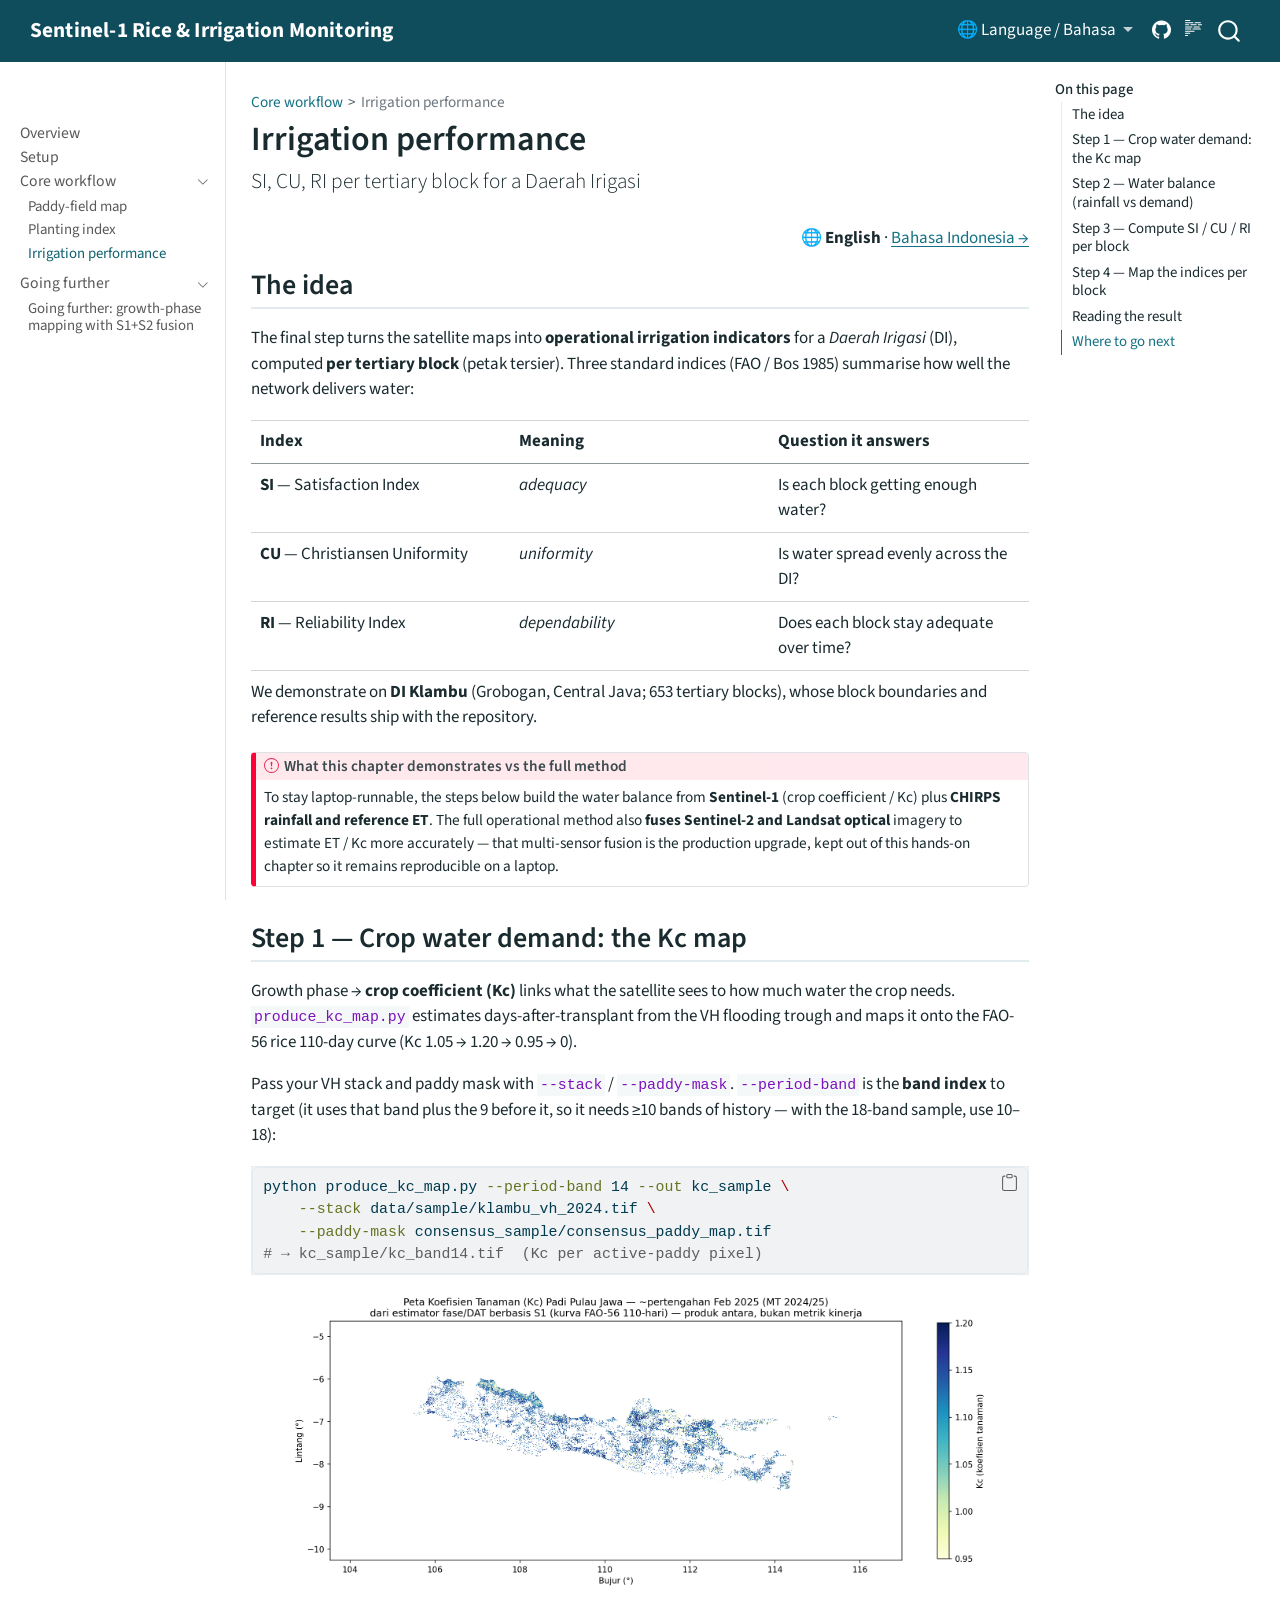
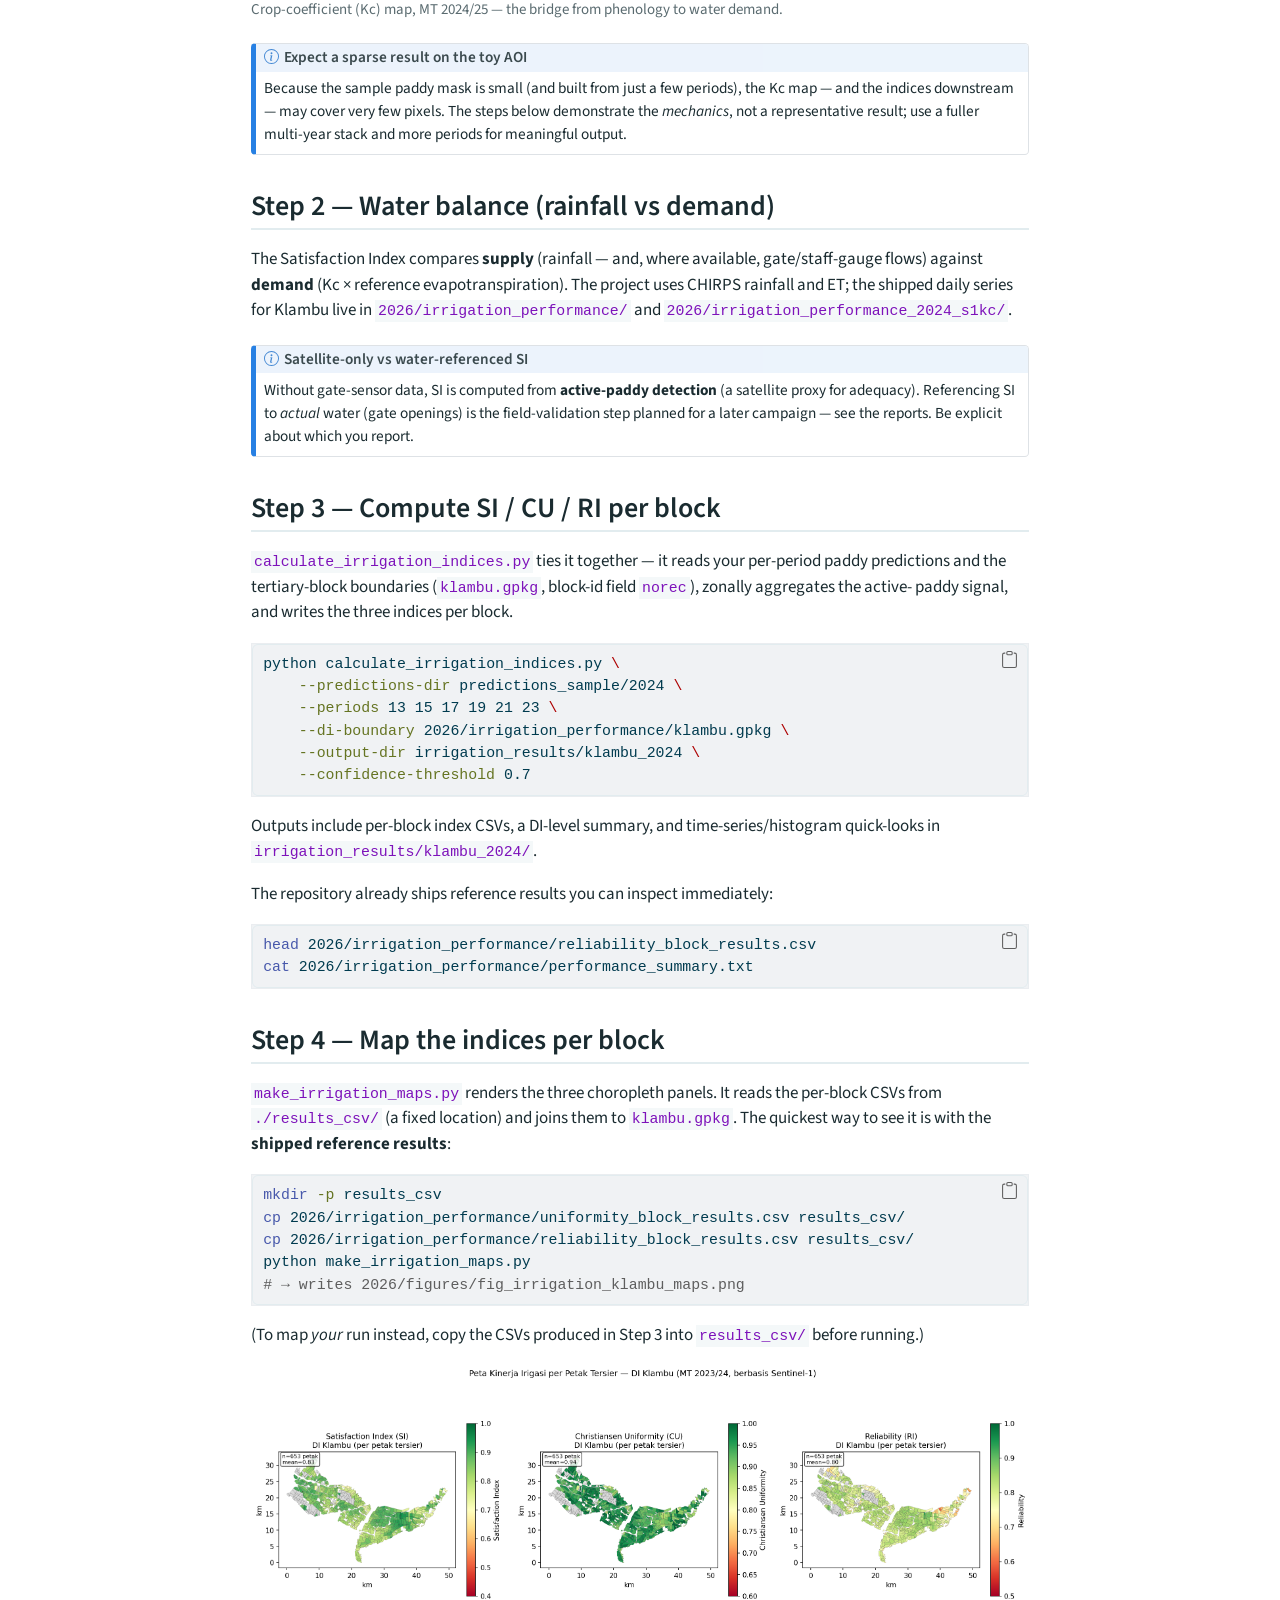
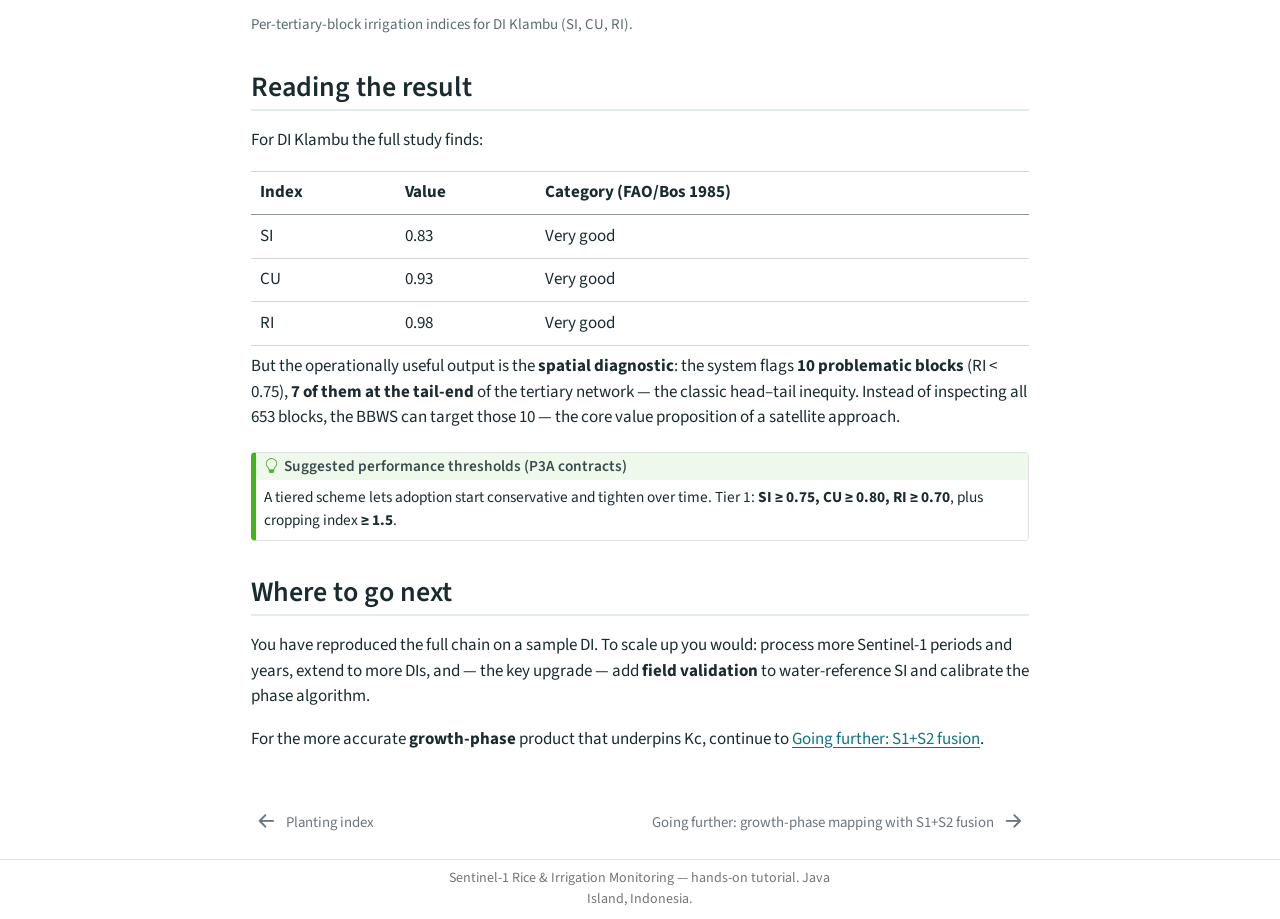
<file: docs/irrigation-performance.html>
<!DOCTYPE html>
<html xmlns="http://www.w3.org/1999/xhtml" lang="en" xml:lang="en"><head>

<meta charset="utf-8">
<meta name="generator" content="quarto-1.9.38">

<meta name="viewport" content="width=device-width, initial-scale=1.0, user-scalable=yes">


<title>Irrigation performance – Sentinel-1 Rice &amp; Irrigation Monitoring</title>
<style>
/* Default styles provided by pandoc.
** See https://pandoc.org/MANUAL.html#variables-for-html for config info.
*/
code{white-space: pre-wrap;}
span.smallcaps{font-variant: small-caps;}
div.columns{display: flex; gap: min(4vw, 1.5em);}
div.column{flex: auto; overflow-x: auto;}
div.hanging-indent{margin-left: 1.5em; text-indent: -1.5em;}
ul.task-list{list-style: none;}
ul.task-list li input[type="checkbox"] {
  width: 0.8em;
  margin: 0 0.8em 0.2em -1em; /* quarto-specific, see https://github.com/quarto-dev/quarto-cli/issues/4556 */ 
  vertical-align: middle;
}
/* CSS for syntax highlighting */
html { -webkit-text-size-adjust: 100%; }
pre > code.sourceCode { white-space: pre; position: relative; }
pre > code.sourceCode > span { display: inline-block; line-height: 1.25; }
pre > code.sourceCode > span:empty { height: 1.2em; }
.sourceCode { overflow: visible; }
code.sourceCode > span { color: inherit; text-decoration: inherit; }
div.sourceCode { margin: 1em 0; }
pre.sourceCode { margin: 0; }
@media screen {
div.sourceCode { overflow: auto; }
}
@media print {
pre > code.sourceCode { white-space: pre-wrap; }
pre > code.sourceCode > span { text-indent: -5em; padding-left: 5em; }
}
pre.numberSource code
  { counter-reset: source-line 0; }
pre.numberSource code > span
  { position: relative; left: -4em; counter-increment: source-line; }
pre.numberSource code > span > a:first-child::before
  { content: counter(source-line);
    position: relative; left: -1em; text-align: right; vertical-align: baseline;
    border: none; display: inline-block;
    -webkit-touch-callout: none; -webkit-user-select: none;
    -khtml-user-select: none; -moz-user-select: none;
    -ms-user-select: none; user-select: none;
    padding: 0 4px; width: 4em;
  }
pre.numberSource { margin-left: 3em;  padding-left: 4px; }
div.sourceCode
  {   }
@media screen {
pre > code.sourceCode > span > a:first-child::before { text-decoration: underline; }
}
</style>


<script src="site_libs/quarto-nav/quarto-nav.js"></script>
<script src="site_libs/quarto-nav/headroom.min.js"></script>
<script src="site_libs/clipboard/clipboard.min.js"></script>
<script src="site_libs/quarto-search/autocomplete.umd.js"></script>
<script src="site_libs/quarto-search/fuse.min.js"></script>
<script src="site_libs/quarto-search/quarto-search.js"></script>
<meta name="quarto:offset" content="./">
<link href="./growth-phase.html" rel="next">
<link href="./planting-index.html" rel="prev">
<script src="site_libs/quarto-html/quarto.js" type="module"></script>
<script src="site_libs/quarto-html/tabsets/tabsets.js" type="module"></script>
<script src="site_libs/quarto-html/popper.min.js"></script>
<script src="site_libs/quarto-html/tippy.umd.min.js"></script>
<script src="site_libs/quarto-html/anchor.min.js"></script>
<link href="site_libs/quarto-html/tippy.css" rel="stylesheet">
<link href="site_libs/quarto-html/quarto-syntax-highlighting-15634bcf2e68342d4ad2dfa704d543f6.css" rel="stylesheet" id="quarto-text-highlighting-styles">
<script src="site_libs/bootstrap/bootstrap.min.js"></script>
<link href="site_libs/bootstrap/bootstrap-icons.css" rel="stylesheet">
<link href="site_libs/bootstrap/bootstrap-a62e4a8c4ed1f37879b9d6c8c541ae5b.min.css" rel="stylesheet" append-hash="true" id="quarto-bootstrap" data-mode="light">
<script id="quarto-search-options" type="application/json">{
  "location": "navbar",
  "copy-button": false,
  "collapse-after": 3,
  "panel-placement": "end",
  "type": "overlay",
  "limit": 50,
  "keyboard-shortcut": [
    "f",
    "/",
    "s"
  ],
  "show-item-context": false,
  "language": {
    "search-no-results-text": "No results",
    "search-matching-documents-text": "matching documents",
    "search-copy-link-title": "Copy link to search",
    "search-hide-matches-text": "Hide additional matches",
    "search-more-match-text": "more match in this document",
    "search-more-matches-text": "more matches in this document",
    "search-clear-button-title": "Clear",
    "search-text-placeholder": "",
    "search-detached-cancel-button-title": "Cancel",
    "search-submit-button-title": "Submit",
    "search-label": "Search"
  }
}</script>
<style>html{ scroll-behavior: smooth; }</style>


</head>

<body class="nav-sidebar docked nav-fixed quarto-light">

<div id="quarto-search-results"></div>
  <header id="quarto-header" class="headroom fixed-top">
    <nav class="navbar navbar-expand-lg " data-bs-theme="dark">
      <div class="navbar-container container-fluid">
      <div class="navbar-brand-container mx-auto">
    <a class="navbar-brand" href="./index.html">
    <span class="navbar-title">Sentinel-1 Rice &amp; Irrigation Monitoring</span>
    </a>
  </div>
            <div id="quarto-search" class="" title="Search"></div>
          <button class="navbar-toggler" type="button" data-bs-toggle="collapse" data-bs-target="#navbarCollapse" aria-controls="navbarCollapse" role="menu" aria-expanded="false" aria-label="Toggle navigation" onclick="if (window.quartoToggleHeadroom) { window.quartoToggleHeadroom(); }">
  <span class="navbar-toggler-icon"></span>
</button>
          <div class="collapse navbar-collapse" id="navbarCollapse">
            <ul class="navbar-nav navbar-nav-scroll ms-auto">
  <li class="nav-item dropdown ">
    <a class="nav-link dropdown-toggle" href="#" id="nav-menu-language--bahasa" role="link" data-bs-toggle="dropdown" aria-expanded="false">
 <span class="menu-text">🌐 Language / Bahasa</span>
    </a>
    <ul class="dropdown-menu dropdown-menu-end" aria-labelledby="nav-menu-language--bahasa">    
        <li>
    <a class="dropdown-item" href="./index.html">
 <span class="dropdown-text">English</span></a>
  </li>  
        <li>
    <a class="dropdown-item" href="./id/index.html">
 <span class="dropdown-text">Bahasa Indonesia</span></a>
  </li>  
    </ul>
  </li>
  <li class="nav-item compact">
    <a class="nav-link" href="https://github.com/firmanhadi21/s1-rice-irrigation-tutorial"> <i class="bi bi-github" role="img" aria-label="GitHub">
</i> 
<span class="menu-text"></span></a>
  </li>  
</ul>
          </div> <!-- /navcollapse -->
            <div class="quarto-navbar-tools">
  <a href="" class="quarto-reader-toggle quarto-navigation-tool px-1" onclick="window.quartoToggleReader(); return false;" title="Toggle reader mode">
  <div class="quarto-reader-toggle-btn">
  <i class="bi"></i>
  </div>
</a>
</div>
      </div> <!-- /container-fluid -->
    </nav>
  <nav class="quarto-secondary-nav">
    <div class="container-fluid d-flex">
      <button type="button" class="quarto-btn-toggle btn" data-bs-toggle="collapse" role="button" data-bs-target=".quarto-sidebar-collapse-item" aria-controls="quarto-sidebar" aria-expanded="false" aria-label="Toggle sidebar navigation" onclick="if (window.quartoToggleHeadroom) { window.quartoToggleHeadroom(); }">
        <i class="bi bi-layout-text-sidebar-reverse"></i>
      </button>
        <nav class="quarto-page-breadcrumbs" aria-label="breadcrumb"><ol class="breadcrumb"><li class="breadcrumb-item"><a href="./paddy-map.html">Core workflow</a></li><li class="breadcrumb-item"><a href="./irrigation-performance.html">Irrigation performance</a></li></ol></nav>
        <a class="flex-grow-1" role="navigation" data-bs-toggle="collapse" data-bs-target=".quarto-sidebar-collapse-item" aria-controls="quarto-sidebar" aria-expanded="false" aria-label="Toggle sidebar navigation" onclick="if (window.quartoToggleHeadroom) { window.quartoToggleHeadroom(); }">      
        </a>
      <button type="button" class="btn quarto-search-button" aria-label="Search" onclick="window.quartoOpenSearch();">
        <i class="bi bi-search"></i>
      </button>
    </div>
  </nav>
</header>
<!-- content -->
<div id="quarto-content" class="quarto-container page-columns page-rows-contents page-layout-article page-navbar">
<!-- sidebar -->
  <nav id="quarto-sidebar" class="sidebar collapse collapse-horizontal quarto-sidebar-collapse-item sidebar-navigation docked overflow-auto">
        <div class="mt-2 flex-shrink-0 align-items-center">
        <div class="sidebar-search">
        <div id="quarto-search" class="" title="Search"></div>
        </div>
        </div>
    <div class="sidebar-menu-container"> 
    <ul class="list-unstyled mt-1">
        <li class="sidebar-item">
  <div class="sidebar-item-container"> 
  <a href="./index.html" class="sidebar-item-text sidebar-link">
 <span class="menu-text">Overview</span></a>
  </div>
</li>
        <li class="sidebar-item">
  <div class="sidebar-item-container"> 
  <a href="./setup.html" class="sidebar-item-text sidebar-link">
 <span class="menu-text">Setup</span></a>
  </div>
</li>
        <li class="sidebar-item sidebar-item-section">
      <div class="sidebar-item-container"> 
            <a class="sidebar-item-text sidebar-link text-start" data-bs-toggle="collapse" data-bs-target="#quarto-sidebar-section-1" role="navigation" aria-expanded="true">
 <span class="menu-text">Core workflow</span></a>
          <a class="sidebar-item-toggle text-start" data-bs-toggle="collapse" data-bs-target="#quarto-sidebar-section-1" role="navigation" aria-expanded="true" aria-label="Toggle section">
            <i class="bi bi-chevron-right ms-2"></i>
          </a> 
      </div>
      <ul id="quarto-sidebar-section-1" class="collapse list-unstyled sidebar-section depth1 show">  
          <li class="sidebar-item">
  <div class="sidebar-item-container"> 
  <a href="./paddy-map.html" class="sidebar-item-text sidebar-link">
 <span class="menu-text">Paddy-field map</span></a>
  </div>
</li>
          <li class="sidebar-item">
  <div class="sidebar-item-container"> 
  <a href="./planting-index.html" class="sidebar-item-text sidebar-link">
 <span class="menu-text">Planting index</span></a>
  </div>
</li>
          <li class="sidebar-item">
  <div class="sidebar-item-container"> 
  <a href="./irrigation-performance.html" class="sidebar-item-text sidebar-link active">
 <span class="menu-text">Irrigation performance</span></a>
  </div>
</li>
      </ul>
  </li>
        <li class="sidebar-item sidebar-item-section">
      <div class="sidebar-item-container"> 
            <a class="sidebar-item-text sidebar-link text-start" data-bs-toggle="collapse" data-bs-target="#quarto-sidebar-section-2" role="navigation" aria-expanded="true">
 <span class="menu-text">Going further</span></a>
          <a class="sidebar-item-toggle text-start" data-bs-toggle="collapse" data-bs-target="#quarto-sidebar-section-2" role="navigation" aria-expanded="true" aria-label="Toggle section">
            <i class="bi bi-chevron-right ms-2"></i>
          </a> 
      </div>
      <ul id="quarto-sidebar-section-2" class="collapse list-unstyled sidebar-section depth1 show">  
          <li class="sidebar-item">
  <div class="sidebar-item-container"> 
  <a href="./growth-phase.html" class="sidebar-item-text sidebar-link">
 <span class="menu-text">Going further: growth-phase mapping with S1+S2 fusion</span></a>
  </div>
</li>
      </ul>
  </li>
    </ul>
    </div>
</nav>
<div id="quarto-sidebar-glass" class="quarto-sidebar-collapse-item" data-bs-toggle="collapse" data-bs-target=".quarto-sidebar-collapse-item"></div>
<!-- margin-sidebar -->
    <div id="quarto-margin-sidebar" class="sidebar margin-sidebar">
        <nav id="TOC" role="doc-toc" class="toc-active">
    <h2 id="toc-title">On this page</h2>
   
  <ul>
  <li><a href="#the-idea" id="toc-the-idea" class="nav-link active" data-scroll-target="#the-idea">The idea</a></li>
  <li><a href="#step-1-crop-water-demand-the-kc-map" id="toc-step-1-crop-water-demand-the-kc-map" class="nav-link" data-scroll-target="#step-1-crop-water-demand-the-kc-map">Step 1 — Crop water demand: the Kc map</a></li>
  <li><a href="#step-2-water-balance-rainfall-vs-demand" id="toc-step-2-water-balance-rainfall-vs-demand" class="nav-link" data-scroll-target="#step-2-water-balance-rainfall-vs-demand">Step 2 — Water balance (rainfall vs demand)</a></li>
  <li><a href="#step-3-compute-si-cu-ri-per-block" id="toc-step-3-compute-si-cu-ri-per-block" class="nav-link" data-scroll-target="#step-3-compute-si-cu-ri-per-block">Step 3 — Compute SI / CU / RI per block</a></li>
  <li><a href="#step-4-map-the-indices-per-block" id="toc-step-4-map-the-indices-per-block" class="nav-link" data-scroll-target="#step-4-map-the-indices-per-block">Step 4 — Map the indices per block</a></li>
  <li><a href="#reading-the-result" id="toc-reading-the-result" class="nav-link" data-scroll-target="#reading-the-result">Reading the result</a></li>
  <li><a href="#where-to-go-next" id="toc-where-to-go-next" class="nav-link" data-scroll-target="#where-to-go-next">Where to go next</a></li>
  </ul>
</nav>
    </div>
<!-- main -->
<main class="content" id="quarto-document-content">

<header id="title-block-header" class="quarto-title-block default"><nav class="quarto-page-breadcrumbs quarto-title-breadcrumbs d-none d-lg-block" aria-label="breadcrumb"><ol class="breadcrumb"><li class="breadcrumb-item"><a href="./paddy-map.html">Core workflow</a></li><li class="breadcrumb-item"><a href="./irrigation-performance.html">Irrigation performance</a></li></ol></nav>
<div class="quarto-title">
<h1 class="title">Irrigation performance</h1>
<p class="subtitle lead">SI, CU, RI per tertiary block for a Daerah Irigasi</p>
</div>



<div class="quarto-title-meta">

    
  
    
  </div>
  


</header>


<div class="text-end">
<p>🌐 <strong>English</strong> · <a href="./id/irrigation-performance.html">Bahasa Indonesia →</a></p>
</div>
<section id="the-idea" class="level2">
<h2 class="anchored" data-anchor-id="the-idea">The idea</h2>
<p>The final step turns the satellite maps into <strong>operational irrigation indicators</strong> for a <em>Daerah Irigasi</em> (DI), computed <strong>per tertiary block</strong> (petak tersier). Three standard indices (FAO / Bos 1985) summarise how well the network delivers water:</p>
<table class="caption-top table">
<colgroup>
<col style="width: 33%">
<col style="width: 33%">
<col style="width: 33%">
</colgroup>
<thead>
<tr class="header">
<th>Index</th>
<th>Meaning</th>
<th>Question it answers</th>
</tr>
</thead>
<tbody>
<tr class="odd">
<td><strong>SI</strong> — Satisfaction Index</td>
<td><em>adequacy</em></td>
<td>Is each block getting enough water?</td>
</tr>
<tr class="even">
<td><strong>CU</strong> — Christiansen Uniformity</td>
<td><em>uniformity</em></td>
<td>Is water spread evenly across the DI?</td>
</tr>
<tr class="odd">
<td><strong>RI</strong> — Reliability Index</td>
<td><em>dependability</em></td>
<td>Does each block stay adequate over time?</td>
</tr>
</tbody>
</table>
<p>We demonstrate on <strong>DI Klambu</strong> (Grobogan, Central Java; 653 tertiary blocks), whose block boundaries and reference results ship with the repository.</p>
<div class="callout callout-style-default callout-important callout-titled">
<div class="callout-header d-flex align-content-center">
<div class="callout-icon-container">
<i class="callout-icon"></i>
</div>
<div class="callout-title-container flex-fill">
<span class="screen-reader-only">Important</span>What this chapter demonstrates vs the full method
</div>
</div>
<div class="callout-body-container callout-body">
<p>To stay laptop-runnable, the steps below build the water balance from <strong>Sentinel-1</strong> (crop coefficient / Kc) plus <strong>CHIRPS rainfall and reference ET</strong>. The full operational method also <strong>fuses Sentinel-2 and Landsat optical</strong> imagery to estimate ET / Kc more accurately — that multi-sensor fusion is the production upgrade, kept out of this hands-on chapter so it remains reproducible on a laptop.</p>
</div>
</div>
</section>
<section id="step-1-crop-water-demand-the-kc-map" class="level2">
<h2 class="anchored" data-anchor-id="step-1-crop-water-demand-the-kc-map">Step 1 — Crop water demand: the Kc map</h2>
<p>Growth phase → <strong>crop coefficient (Kc)</strong> links what the satellite sees to how much water the crop needs. <code>produce_kc_map.py</code> estimates days-after-transplant from the VH flooding trough and maps it onto the FAO-56 rice 110-day curve (Kc 1.05 → 1.20 → 0.95 → 0).</p>
<p>Pass your VH stack and paddy mask with <code>--stack</code> / <code>--paddy-mask</code>. <code>--period-band</code> is the <strong>band index</strong> to target (it uses that band plus the 9 before it, so it needs ≥10 bands of history — with the 18-band sample, use 10–18):</p>
<div class="code-copy-outer-scaffold"><div class="sourceCode" id="cb1"><pre class="sourceCode bash code-with-copy"><code class="sourceCode bash"><span id="cb1-1"><a href="#cb1-1" aria-hidden="true" tabindex="-1"></a><span class="ex">python</span> produce_kc_map.py <span class="at">--period-band</span> 14 <span class="at">--out</span> kc_sample <span class="dt">\</span></span>
<span id="cb1-2"><a href="#cb1-2" aria-hidden="true" tabindex="-1"></a>    <span class="at">--stack</span> data/sample/klambu_vh_2024.tif <span class="dt">\</span></span>
<span id="cb1-3"><a href="#cb1-3" aria-hidden="true" tabindex="-1"></a>    <span class="at">--paddy-mask</span> consensus_sample/consensus_paddy_map.tif</span>
<span id="cb1-4"><a href="#cb1-4" aria-hidden="true" tabindex="-1"></a><span class="co"># → kc_sample/kc_band14.tif  (Kc per active-paddy pixel)</span></span></code></pre></div><button title="Copy to Clipboard" class="code-copy-button"><i class="bi"></i></button></div>
<div class="quarto-figure quarto-figure-center">
<figure class="figure">
<p><img src="images/fig_kc_mt2024_25.png" class="img-fluid figure-img" style="width:90.0%"></p>
<figcaption>Crop-coefficient (Kc) map, MT 2024/25 — the bridge from phenology to water demand.</figcaption>
</figure>
</div>
<div class="callout callout-style-default callout-note callout-titled">
<div class="callout-header d-flex align-content-center">
<div class="callout-icon-container">
<i class="callout-icon"></i>
</div>
<div class="callout-title-container flex-fill">
<span class="screen-reader-only">Note</span>Expect a sparse result on the toy AOI
</div>
</div>
<div class="callout-body-container callout-body">
<p>Because the sample paddy mask is small (and built from just a few periods), the Kc map — and the indices downstream — may cover very few pixels. The steps below demonstrate the <em>mechanics</em>, not a representative result; use a fuller multi-year stack and more periods for meaningful output.</p>
</div>
</div>
</section>
<section id="step-2-water-balance-rainfall-vs-demand" class="level2">
<h2 class="anchored" data-anchor-id="step-2-water-balance-rainfall-vs-demand">Step 2 — Water balance (rainfall vs demand)</h2>
<p>The Satisfaction Index compares <strong>supply</strong> (rainfall — and, where available, gate/staff-gauge flows) against <strong>demand</strong> (Kc × reference evapotranspiration). The project uses CHIRPS rainfall and ET; the shipped daily series for Klambu live in <code>2026/irrigation_performance/</code> and <code>2026/irrigation_performance_2024_s1kc/</code>.</p>
<div class="callout callout-style-default callout-note callout-titled">
<div class="callout-header d-flex align-content-center">
<div class="callout-icon-container">
<i class="callout-icon"></i>
</div>
<div class="callout-title-container flex-fill">
<span class="screen-reader-only">Note</span>Satellite-only vs water-referenced SI
</div>
</div>
<div class="callout-body-container callout-body">
<p>Without gate-sensor data, SI is computed from <strong>active-paddy detection</strong> (a satellite proxy for adequacy). Referencing SI to <em>actual</em> water (gate openings) is the field-validation step planned for a later campaign — see the reports. Be explicit about which you report.</p>
</div>
</div>
</section>
<section id="step-3-compute-si-cu-ri-per-block" class="level2">
<h2 class="anchored" data-anchor-id="step-3-compute-si-cu-ri-per-block">Step 3 — Compute SI / CU / RI per block</h2>
<p><code>calculate_irrigation_indices.py</code> ties it together — it reads your per-period paddy predictions and the tertiary-block boundaries (<code>klambu.gpkg</code>, block-id field <code>norec</code>), zonally aggregates the active- paddy signal, and writes the three indices per block.</p>
<div class="code-copy-outer-scaffold"><div class="sourceCode" id="cb2"><pre class="sourceCode bash code-with-copy"><code class="sourceCode bash"><span id="cb2-1"><a href="#cb2-1" aria-hidden="true" tabindex="-1"></a><span class="ex">python</span> calculate_irrigation_indices.py <span class="dt">\</span></span>
<span id="cb2-2"><a href="#cb2-2" aria-hidden="true" tabindex="-1"></a>    <span class="at">--predictions-dir</span> predictions_sample/2024 <span class="dt">\</span></span>
<span id="cb2-3"><a href="#cb2-3" aria-hidden="true" tabindex="-1"></a>    <span class="at">--periods</span> 13 15 17 19 21 23 <span class="dt">\</span></span>
<span id="cb2-4"><a href="#cb2-4" aria-hidden="true" tabindex="-1"></a>    <span class="at">--di-boundary</span> 2026/irrigation_performance/klambu.gpkg <span class="dt">\</span></span>
<span id="cb2-5"><a href="#cb2-5" aria-hidden="true" tabindex="-1"></a>    <span class="at">--output-dir</span> irrigation_results/klambu_2024 <span class="dt">\</span></span>
<span id="cb2-6"><a href="#cb2-6" aria-hidden="true" tabindex="-1"></a>    <span class="at">--confidence-threshold</span> 0.7</span></code></pre></div><button title="Copy to Clipboard" class="code-copy-button"><i class="bi"></i></button></div>
<p>Outputs include per-block index CSVs, a DI-level summary, and time-series/histogram quick-looks in <code>irrigation_results/klambu_2024/</code>.</p>
<p>The repository already ships reference results you can inspect immediately:</p>
<div class="code-copy-outer-scaffold"><div class="sourceCode" id="cb3"><pre class="sourceCode bash code-with-copy"><code class="sourceCode bash"><span id="cb3-1"><a href="#cb3-1" aria-hidden="true" tabindex="-1"></a><span class="fu">head</span> 2026/irrigation_performance/reliability_block_results.csv</span>
<span id="cb3-2"><a href="#cb3-2" aria-hidden="true" tabindex="-1"></a><span class="fu">cat</span> 2026/irrigation_performance/performance_summary.txt</span></code></pre></div><button title="Copy to Clipboard" class="code-copy-button"><i class="bi"></i></button></div>
</section>
<section id="step-4-map-the-indices-per-block" class="level2">
<h2 class="anchored" data-anchor-id="step-4-map-the-indices-per-block">Step 4 — Map the indices per block</h2>
<p><code>make_irrigation_maps.py</code> renders the three choropleth panels. It reads the per-block CSVs from <code>./results_csv/</code> (a fixed location) and joins them to <code>klambu.gpkg</code>. The quickest way to see it is with the <strong>shipped reference results</strong>:</p>
<div class="code-copy-outer-scaffold"><div class="sourceCode" id="cb4"><pre class="sourceCode bash code-with-copy"><code class="sourceCode bash"><span id="cb4-1"><a href="#cb4-1" aria-hidden="true" tabindex="-1"></a><span class="fu">mkdir</span> <span class="at">-p</span> results_csv</span>
<span id="cb4-2"><a href="#cb4-2" aria-hidden="true" tabindex="-1"></a><span class="fu">cp</span> 2026/irrigation_performance/uniformity_block_results.csv results_csv/</span>
<span id="cb4-3"><a href="#cb4-3" aria-hidden="true" tabindex="-1"></a><span class="fu">cp</span> 2026/irrigation_performance/reliability_block_results.csv results_csv/</span>
<span id="cb4-4"><a href="#cb4-4" aria-hidden="true" tabindex="-1"></a><span class="ex">python</span> make_irrigation_maps.py</span>
<span id="cb4-5"><a href="#cb4-5" aria-hidden="true" tabindex="-1"></a><span class="co"># → writes 2026/figures/fig_irrigation_klambu_maps.png</span></span></code></pre></div><button title="Copy to Clipboard" class="code-copy-button"><i class="bi"></i></button></div>
<p>(To map <em>your</em> run instead, copy the CSVs produced in Step 3 into <code>results_csv/</code> before running.)</p>
<div class="quarto-figure quarto-figure-center">
<figure class="figure">
<p><img src="images/fig_irrigation_klambu_maps.png" class="img-fluid figure-img" style="width:100.0%"></p>
<figcaption>Per-tertiary-block irrigation indices for DI Klambu (SI, CU, RI).</figcaption>
</figure>
</div>
</section>
<section id="reading-the-result" class="level2">
<h2 class="anchored" data-anchor-id="reading-the-result">Reading the result</h2>
<p>For DI Klambu the full study finds:</p>
<table class="caption-top table">
<thead>
<tr class="header">
<th>Index</th>
<th>Value</th>
<th>Category (FAO/Bos 1985)</th>
</tr>
</thead>
<tbody>
<tr class="odd">
<td>SI</td>
<td>0.83</td>
<td>Very good</td>
</tr>
<tr class="even">
<td>CU</td>
<td>0.93</td>
<td>Very good</td>
</tr>
<tr class="odd">
<td>RI</td>
<td>0.98</td>
<td>Very good</td>
</tr>
</tbody>
</table>
<p>But the operationally useful output is the <strong>spatial diagnostic</strong>: the system flags <strong>10 problematic blocks</strong> (RI &lt; 0.75), <strong>7 of them at the tail-end</strong> of the tertiary network — the classic head–tail inequity. Instead of inspecting all 653 blocks, the BBWS can target those 10 — the core value proposition of a satellite approach.</p>
<div class="callout callout-style-default callout-tip callout-titled">
<div class="callout-header d-flex align-content-center">
<div class="callout-icon-container">
<i class="callout-icon"></i>
</div>
<div class="callout-title-container flex-fill">
<span class="screen-reader-only">Tip</span>Suggested performance thresholds (P3A contracts)
</div>
</div>
<div class="callout-body-container callout-body">
<p>A tiered scheme lets adoption start conservative and tighten over time. Tier 1: <strong>SI ≥ 0.75, CU ≥ 0.80, RI ≥ 0.70</strong>, plus cropping index <strong>≥ 1.5</strong>.</p>
</div>
</div>
</section>
<section id="where-to-go-next" class="level2">
<h2 class="anchored" data-anchor-id="where-to-go-next">Where to go next</h2>
<p>You have reproduced the full chain on a sample DI. To scale up you would: process more Sentinel-1 periods and years, extend to more DIs, and — the key upgrade — add <strong>field validation</strong> to water-reference SI and calibrate the phase algorithm.</p>
<p>For the more accurate <strong>growth-phase</strong> product that underpins Kc, continue to <a href="./growth-phase.html">Going further: S1+S2 fusion</a>.</p>


</section>

</main> <!-- /main -->
<script id="quarto-html-after-body" type="application/javascript">
  window.document.addEventListener("DOMContentLoaded", function (event) {
    const icon = "";
    const anchorJS = new window.AnchorJS();
    anchorJS.options = {
      placement: 'right',
      icon: icon
    };
    anchorJS.add('.anchored');
    const isCodeAnnotation = (el) => {
      for (const clz of el.classList) {
        if (clz.startsWith('code-annotation-')) {                     
          return true;
        }
      }
      return false;
    }
    const onCopySuccess = function(e) {
      // button target
      const button = e.trigger;
      // don't keep focus
      button.blur();
      // flash "checked"
      button.classList.add('code-copy-button-checked');
      var currentTitle = button.getAttribute("title");
      button.setAttribute("title", "Copied!");
      let tooltip;
      if (window.bootstrap) {
        button.setAttribute("data-bs-toggle", "tooltip");
        button.setAttribute("data-bs-placement", "left");
        button.setAttribute("data-bs-title", "Copied!");
        tooltip = new bootstrap.Tooltip(button, 
          { trigger: "manual", 
            customClass: "code-copy-button-tooltip",
            offset: [0, -8]});
        tooltip.show();    
      }
      setTimeout(function() {
        if (tooltip) {
          tooltip.hide();
          button.removeAttribute("data-bs-title");
          button.removeAttribute("data-bs-toggle");
          button.removeAttribute("data-bs-placement");
        }
        button.setAttribute("title", currentTitle);
        button.classList.remove('code-copy-button-checked');
      }, 1000);
      // clear code selection
      e.clearSelection();
    }
    const getTextToCopy = function(trigger) {
      const outerScaffold = trigger.parentElement.cloneNode(true);
      const codeEl = outerScaffold.querySelector('code');
      for (const childEl of codeEl.children) {
        if (isCodeAnnotation(childEl)) {
          childEl.remove();
        }
      }
      return codeEl.innerText;
    }
    const clipboard = new window.ClipboardJS('.code-copy-button:not([data-in-quarto-modal])', {
      text: getTextToCopy
    });
    clipboard.on('success', onCopySuccess);
    if (window.document.getElementById('quarto-embedded-source-code-modal')) {
      const clipboardModal = new window.ClipboardJS('.code-copy-button[data-in-quarto-modal]', {
        text: getTextToCopy,
        container: window.document.getElementById('quarto-embedded-source-code-modal')
      });
      clipboardModal.on('success', onCopySuccess);
    }
      var localhostRegex = new RegExp(/^(?:http|https):\/\/localhost\:?[0-9]*\//);
      var mailtoRegex = new RegExp(/^mailto:/);
        var filterRegex = new RegExp('/' + window.location.host + '/');
      var isInternal = (href) => {
          return filterRegex.test(href) || localhostRegex.test(href) || mailtoRegex.test(href);
      }
      // Inspect non-navigation links and adorn them if external
     var links = window.document.querySelectorAll('a[href]:not(.nav-link):not(.navbar-brand):not(.toc-action):not(.sidebar-link):not(.sidebar-item-toggle):not(.pagination-link):not(.no-external):not([aria-hidden]):not(.dropdown-item):not(.quarto-navigation-tool):not(.about-link)');
      for (var i=0; i<links.length; i++) {
        const link = links[i];
        if (!isInternal(link.href)) {
          // undo the damage that might have been done by quarto-nav.js in the case of
          // links that we want to consider external
          if (link.dataset.originalHref !== undefined) {
            link.href = link.dataset.originalHref;
          }
            // target, if specified
            link.setAttribute("target", "_blank");
            if (link.getAttribute("rel") === null) {
              link.setAttribute("rel", "noopener");
            }
        }
      }
    function tippyHover(el, contentFn, onTriggerFn, onUntriggerFn) {
      const config = {
        allowHTML: true,
        maxWidth: 500,
        delay: 100,
        arrow: false,
        appendTo: function(el) {
            return el.parentElement;
        },
        interactive: true,
        interactiveBorder: 10,
        theme: 'quarto',
        placement: 'bottom-start',
      };
      if (contentFn) {
        config.content = contentFn;
      }
      if (onTriggerFn) {
        config.onTrigger = onTriggerFn;
      }
      if (onUntriggerFn) {
        config.onUntrigger = onUntriggerFn;
      }
      window.tippy(el, config); 
    }
    const noterefs = window.document.querySelectorAll('a[role="doc-noteref"]');
    for (var i=0; i<noterefs.length; i++) {
      const ref = noterefs[i];
      tippyHover(ref, function() {
        // use id or data attribute instead here
        let href = ref.getAttribute('data-footnote-href') || ref.getAttribute('href');
        try { href = new URL(href).hash; } catch {}
        const id = href.replace(/^#\/?/, "");
        const note = window.document.getElementById(id);
        if (note) {
          return note.innerHTML;
        } else {
          return "";
        }
      });
    }
    const xrefs = window.document.querySelectorAll('a.quarto-xref');
    const processXRef = (id, note) => {
      // Strip column container classes
      const stripColumnClz = (el) => {
        el.classList.remove("page-full", "page-columns");
        if (el.children) {
          for (const child of el.children) {
            stripColumnClz(child);
          }
        }
      }
      stripColumnClz(note)
      if (id === null || id.startsWith('sec-')) {
        // Special case sections, only their first couple elements
        const container = document.createElement("div");
        if (note.children && note.children.length > 2) {
          container.appendChild(note.children[0].cloneNode(true));
          for (let i = 1; i < note.children.length; i++) {
            const child = note.children[i];
            if (child.tagName === "P" && child.innerText === "") {
              continue;
            } else {
              container.appendChild(child.cloneNode(true));
              break;
            }
          }
          if (window.Quarto?.typesetMath) {
            window.Quarto.typesetMath(container);
          }
          return container.innerHTML
        } else {
          if (window.Quarto?.typesetMath) {
            window.Quarto.typesetMath(note);
          }
          return note.innerHTML;
        }
      } else {
        // Remove any anchor links if they are present
        const anchorLink = note.querySelector('a.anchorjs-link');
        if (anchorLink) {
          anchorLink.remove();
        }
        if (window.Quarto?.typesetMath) {
          window.Quarto.typesetMath(note);
        }
        if (note.classList.contains("callout")) {
          return note.outerHTML;
        } else {
          return note.innerHTML;
        }
      }
    }
    for (var i=0; i<xrefs.length; i++) {
      const xref = xrefs[i];
      tippyHover(xref, undefined, function(instance) {
        instance.disable();
        let url = xref.getAttribute('href');
        let hash = undefined; 
        if (url.startsWith('#')) {
          hash = url;
        } else {
          try { hash = new URL(url).hash; } catch {}
        }
        if (hash) {
          const id = hash.replace(/^#\/?/, "");
          const note = window.document.getElementById(id);
          if (note !== null) {
            try {
              const html = processXRef(id, note.cloneNode(true));
              instance.setContent(html);
            } finally {
              instance.enable();
              instance.show();
            }
          } else {
            // See if we can fetch this
            fetch(url.split('#')[0])
            .then(res => res.text())
            .then(html => {
              const parser = new DOMParser();
              const htmlDoc = parser.parseFromString(html, "text/html");
              const note = htmlDoc.getElementById(id);
              if (note !== null) {
                const html = processXRef(id, note);
                instance.setContent(html);
              } 
            }).finally(() => {
              instance.enable();
              instance.show();
            });
          }
        } else {
          // See if we can fetch a full url (with no hash to target)
          // This is a special case and we should probably do some content thinning / targeting
          fetch(url)
          .then(res => res.text())
          .then(html => {
            const parser = new DOMParser();
            const htmlDoc = parser.parseFromString(html, "text/html");
            const note = htmlDoc.querySelector('main.content');
            if (note !== null) {
              // This should only happen for chapter cross references
              // (since there is no id in the URL)
              // remove the first header
              if (note.children.length > 0 && note.children[0].tagName === "HEADER") {
                note.children[0].remove();
              }
              const html = processXRef(null, note);
              instance.setContent(html);
            } 
          }).finally(() => {
            instance.enable();
            instance.show();
          });
        }
      }, function(instance) {
      });
    }
        let selectedAnnoteEl;
        const selectorForAnnotation = ( cell, annotation) => {
          let cellAttr = 'data-code-cell="' + cell + '"';
          let lineAttr = 'data-code-annotation="' +  annotation + '"';
          const selector = 'span[' + cellAttr + '][' + lineAttr + ']';
          return selector;
        }
        const selectCodeLines = (annoteEl) => {
          const doc = window.document;
          const targetCell = annoteEl.getAttribute("data-target-cell");
          const targetAnnotation = annoteEl.getAttribute("data-target-annotation");
          const annoteSpan = window.document.querySelector(selectorForAnnotation(targetCell, targetAnnotation));
          const lines = annoteSpan.getAttribute("data-code-lines").split(",");
          const lineIds = lines.map((line) => {
            return targetCell + "-" + line;
          })
          let top = null;
          let height = null;
          let parent = null;
          if (lineIds.length > 0) {
              //compute the position of the single el (top and bottom and make a div)
              const el = window.document.getElementById(lineIds[0]);
              top = el.offsetTop;
              height = el.offsetHeight;
              parent = el.parentElement.parentElement;
            if (lineIds.length > 1) {
              const lastEl = window.document.getElementById(lineIds[lineIds.length - 1]);
              const bottom = lastEl.offsetTop + lastEl.offsetHeight;
              height = bottom - top;
            }
            if (top !== null && height !== null && parent !== null) {
              // cook up a div (if necessary) and position it 
              let div = window.document.getElementById("code-annotation-line-highlight");
              if (div === null) {
                div = window.document.createElement("div");
                div.setAttribute("id", "code-annotation-line-highlight");
                div.style.position = 'absolute';
                parent.appendChild(div);
              }
              div.style.top = top - 2 + "px";
              div.style.height = height + 4 + "px";
              div.style.left = 0;
              let gutterDiv = window.document.getElementById("code-annotation-line-highlight-gutter");
              if (gutterDiv === null) {
                gutterDiv = window.document.createElement("div");
                gutterDiv.setAttribute("id", "code-annotation-line-highlight-gutter");
                gutterDiv.style.position = 'absolute';
                const codeCell = window.document.getElementById(targetCell);
                const gutter = codeCell.querySelector('.code-annotation-gutter');
                gutter.appendChild(gutterDiv);
              }
              gutterDiv.style.top = top - 2 + "px";
              gutterDiv.style.height = height + 4 + "px";
            }
            selectedAnnoteEl = annoteEl;
          }
        };
        const unselectCodeLines = () => {
          const elementsIds = ["code-annotation-line-highlight", "code-annotation-line-highlight-gutter"];
          elementsIds.forEach((elId) => {
            const div = window.document.getElementById(elId);
            if (div) {
              div.remove();
            }
          });
          selectedAnnoteEl = undefined;
        };
          // Handle positioning of the toggle
      window.addEventListener(
        "resize",
        throttle(() => {
          elRect = undefined;
          if (selectedAnnoteEl) {
            selectCodeLines(selectedAnnoteEl);
          }
        }, 10)
      );
      function throttle(fn, ms) {
      let throttle = false;
      let timer;
        return (...args) => {
          if(!throttle) { // first call gets through
              fn.apply(this, args);
              throttle = true;
          } else { // all the others get throttled
              if(timer) clearTimeout(timer); // cancel #2
              timer = setTimeout(() => {
                fn.apply(this, args);
                timer = throttle = false;
              }, ms);
          }
        };
      }
        // Attach click handler to the DT
        const annoteDls = window.document.querySelectorAll('dt[data-target-cell]');
        for (const annoteDlNode of annoteDls) {
          annoteDlNode.addEventListener('click', (event) => {
            const clickedEl = event.target;
            if (clickedEl !== selectedAnnoteEl) {
              unselectCodeLines();
              const activeEl = window.document.querySelector('dt[data-target-cell].code-annotation-active');
              if (activeEl) {
                activeEl.classList.remove('code-annotation-active');
              }
              selectCodeLines(clickedEl);
              clickedEl.classList.add('code-annotation-active');
            } else {
              // Unselect the line
              unselectCodeLines();
              clickedEl.classList.remove('code-annotation-active');
            }
          });
        }
    const findCites = (el) => {
      const parentEl = el.parentElement;
      if (parentEl) {
        const cites = parentEl.dataset.cites;
        if (cites) {
          return {
            el,
            cites: cites.split(' ')
          };
        } else {
          return findCites(el.parentElement)
        }
      } else {
        return undefined;
      }
    };
    var bibliorefs = window.document.querySelectorAll('a[role="doc-biblioref"]');
    for (var i=0; i<bibliorefs.length; i++) {
      const ref = bibliorefs[i];
      const citeInfo = findCites(ref);
      if (citeInfo) {
        tippyHover(citeInfo.el, function() {
          var popup = window.document.createElement('div');
          citeInfo.cites.forEach(function(cite) {
            var citeDiv = window.document.createElement('div');
            citeDiv.classList.add('hanging-indent');
            citeDiv.classList.add('csl-entry');
            var biblioDiv = window.document.getElementById('ref-' + cite);
            if (biblioDiv) {
              citeDiv.innerHTML = biblioDiv.innerHTML;
            }
            popup.appendChild(citeDiv);
          });
          return popup.innerHTML;
        });
      }
    }
  });
  </script>
<nav class="page-navigation">
  <div class="nav-page nav-page-previous">
      <a href="./planting-index.html" class="pagination-link" aria-label="Planting index">
        <i class="bi bi-arrow-left-short"></i> <span class="nav-page-text">Planting index</span>
      </a>          
  </div>
  <div class="nav-page nav-page-next">
      <a href="./growth-phase.html" class="pagination-link" aria-label="Going further: growth-phase mapping with S1+S2 fusion">
        <span class="nav-page-text">Going further: growth-phase mapping with S1+S2 fusion</span> <i class="bi bi-arrow-right-short"></i>
      </a>
  </div>
</nav>
</div> <!-- /content -->
<footer class="footer">
  <div class="nav-footer">
    <div class="nav-footer-left">
      &nbsp;
    </div>   
    <div class="nav-footer-center">
<p>Sentinel-1 Rice &amp; Irrigation Monitoring — hands-on tutorial. Java Island, Indonesia.</p>
</div>
    <div class="nav-footer-right">
      &nbsp;
    </div>
  </div>
</footer>




<script src="site_libs/quarto-html/zenscroll-min.js"></script>
</body></html>
</file>
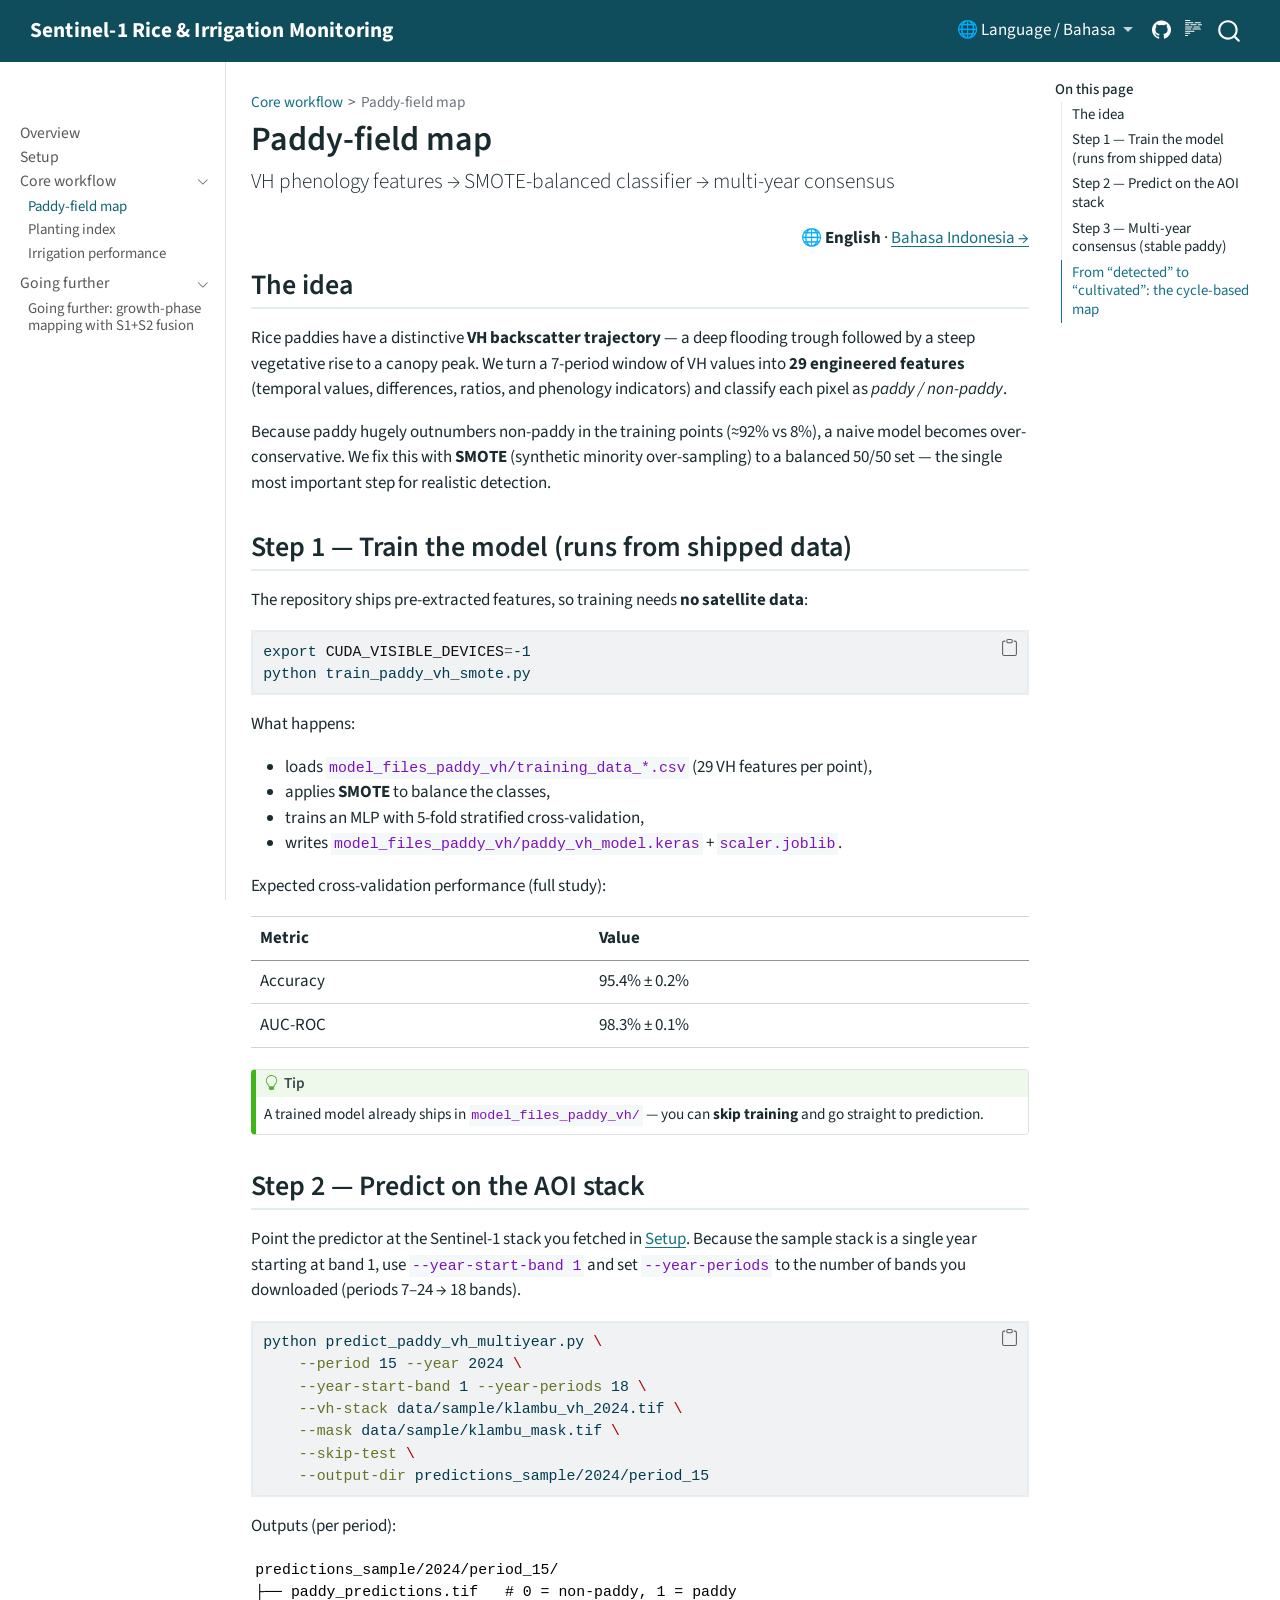
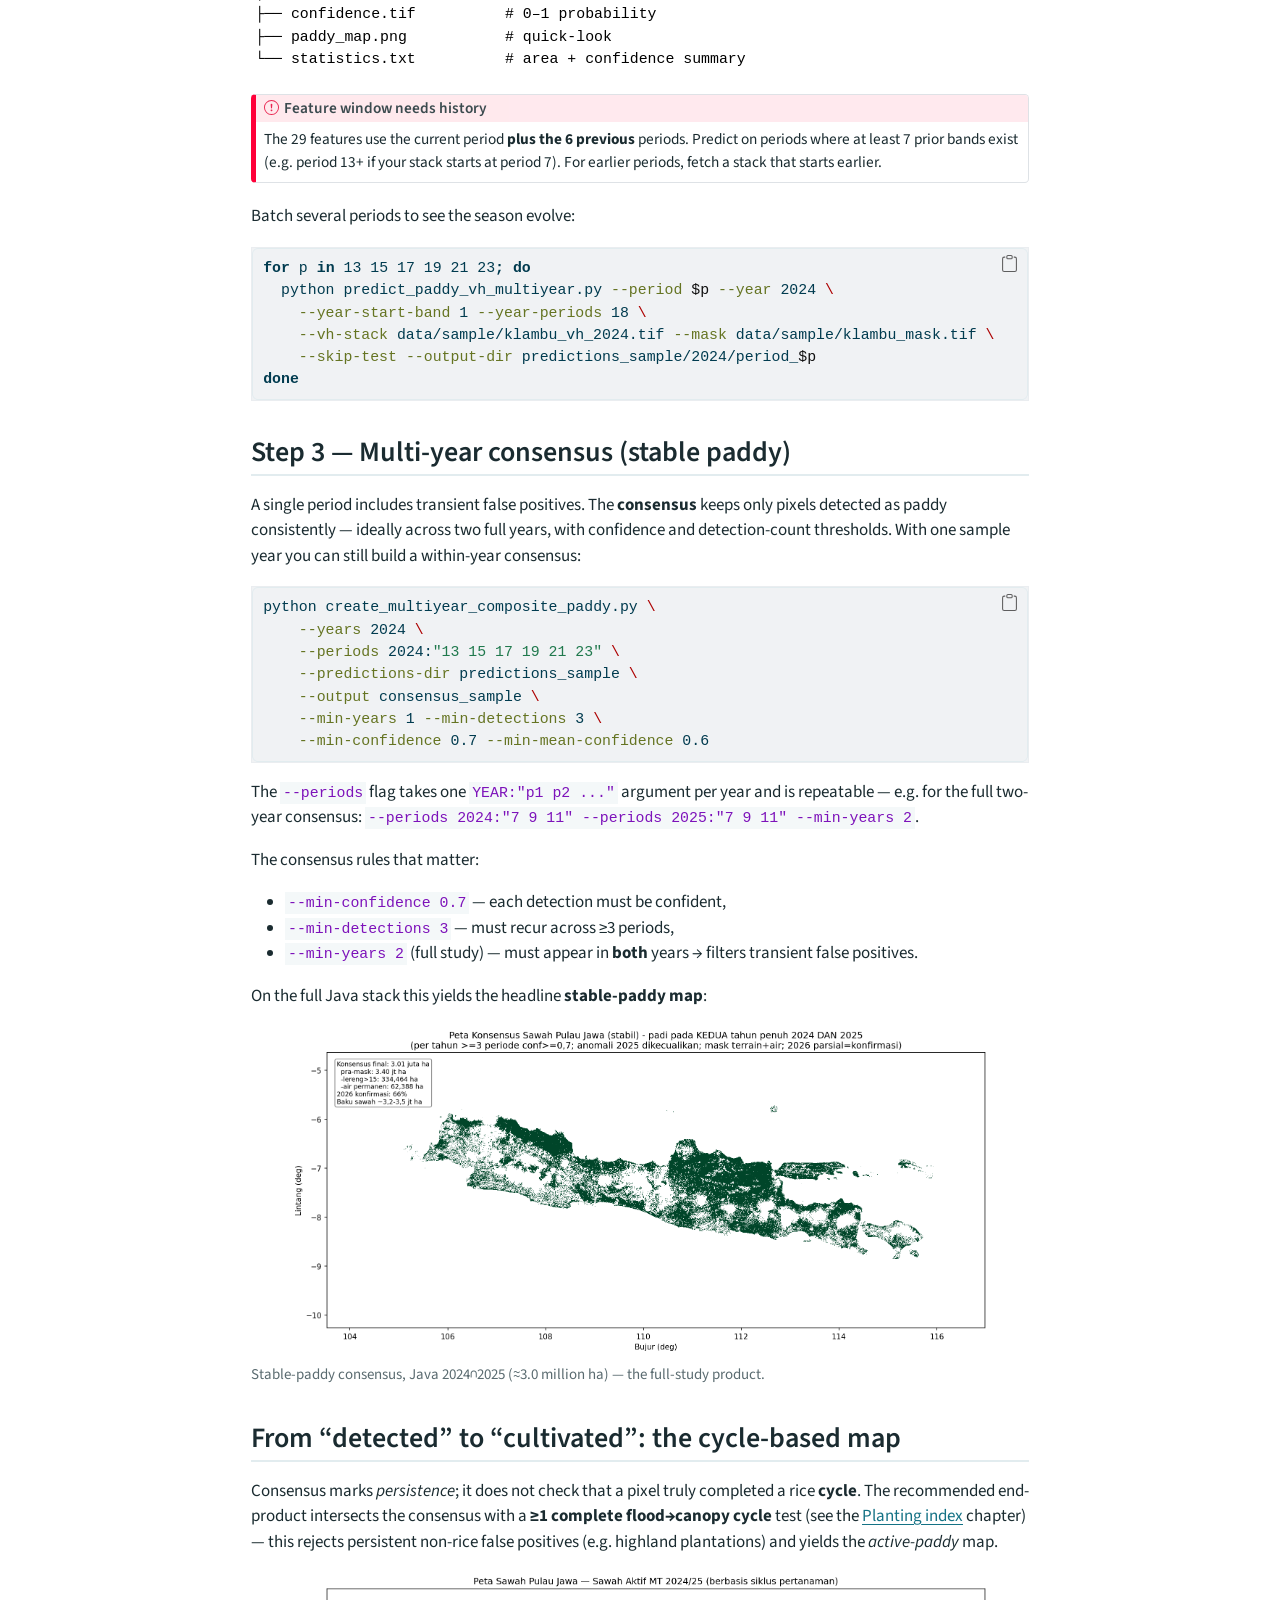
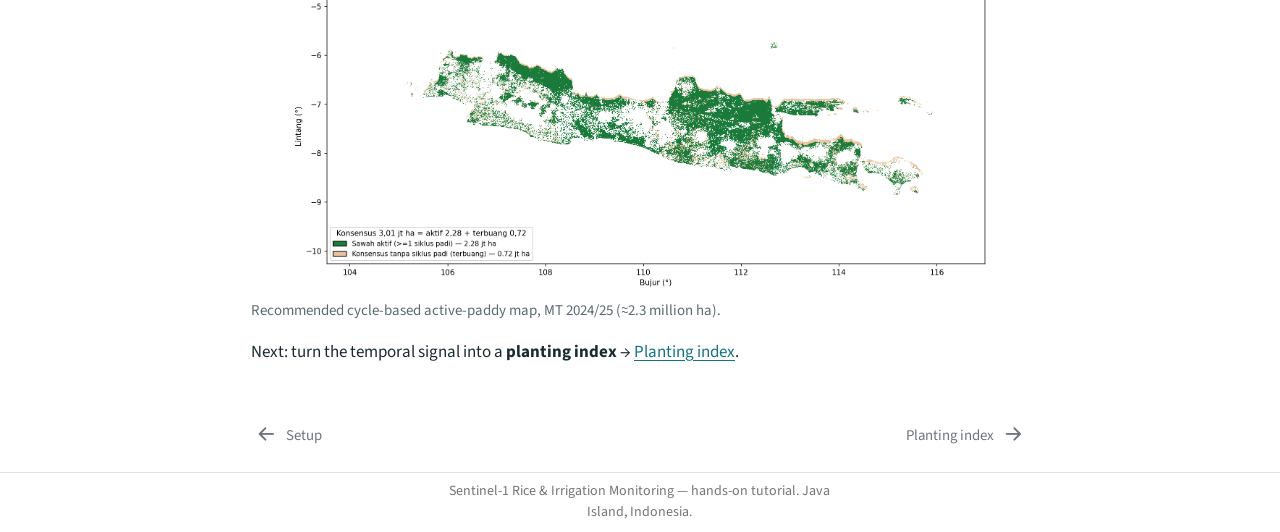
<file: docs/paddy-map.html>
<!DOCTYPE html>
<html xmlns="http://www.w3.org/1999/xhtml" lang="en" xml:lang="en"><head>

<meta charset="utf-8">
<meta name="generator" content="quarto-1.9.38">

<meta name="viewport" content="width=device-width, initial-scale=1.0, user-scalable=yes">


<title>Paddy-field map – Sentinel-1 Rice &amp; Irrigation Monitoring</title>
<style>
/* Default styles provided by pandoc.
** See https://pandoc.org/MANUAL.html#variables-for-html for config info.
*/
code{white-space: pre-wrap;}
span.smallcaps{font-variant: small-caps;}
div.columns{display: flex; gap: min(4vw, 1.5em);}
div.column{flex: auto; overflow-x: auto;}
div.hanging-indent{margin-left: 1.5em; text-indent: -1.5em;}
ul.task-list{list-style: none;}
ul.task-list li input[type="checkbox"] {
  width: 0.8em;
  margin: 0 0.8em 0.2em -1em; /* quarto-specific, see https://github.com/quarto-dev/quarto-cli/issues/4556 */ 
  vertical-align: middle;
}
/* CSS for syntax highlighting */
html { -webkit-text-size-adjust: 100%; }
pre > code.sourceCode { white-space: pre; position: relative; }
pre > code.sourceCode > span { display: inline-block; line-height: 1.25; }
pre > code.sourceCode > span:empty { height: 1.2em; }
.sourceCode { overflow: visible; }
code.sourceCode > span { color: inherit; text-decoration: inherit; }
div.sourceCode { margin: 1em 0; }
pre.sourceCode { margin: 0; }
@media screen {
div.sourceCode { overflow: auto; }
}
@media print {
pre > code.sourceCode { white-space: pre-wrap; }
pre > code.sourceCode > span { text-indent: -5em; padding-left: 5em; }
}
pre.numberSource code
  { counter-reset: source-line 0; }
pre.numberSource code > span
  { position: relative; left: -4em; counter-increment: source-line; }
pre.numberSource code > span > a:first-child::before
  { content: counter(source-line);
    position: relative; left: -1em; text-align: right; vertical-align: baseline;
    border: none; display: inline-block;
    -webkit-touch-callout: none; -webkit-user-select: none;
    -khtml-user-select: none; -moz-user-select: none;
    -ms-user-select: none; user-select: none;
    padding: 0 4px; width: 4em;
  }
pre.numberSource { margin-left: 3em;  padding-left: 4px; }
div.sourceCode
  {   }
@media screen {
pre > code.sourceCode > span > a:first-child::before { text-decoration: underline; }
}
</style>


<script src="site_libs/quarto-nav/quarto-nav.js"></script>
<script src="site_libs/quarto-nav/headroom.min.js"></script>
<script src="site_libs/clipboard/clipboard.min.js"></script>
<script src="site_libs/quarto-search/autocomplete.umd.js"></script>
<script src="site_libs/quarto-search/fuse.min.js"></script>
<script src="site_libs/quarto-search/quarto-search.js"></script>
<meta name="quarto:offset" content="./">
<link href="./planting-index.html" rel="next">
<link href="./setup.html" rel="prev">
<script src="site_libs/quarto-html/quarto.js" type="module"></script>
<script src="site_libs/quarto-html/tabsets/tabsets.js" type="module"></script>
<script src="site_libs/quarto-html/popper.min.js"></script>
<script src="site_libs/quarto-html/tippy.umd.min.js"></script>
<script src="site_libs/quarto-html/anchor.min.js"></script>
<link href="site_libs/quarto-html/tippy.css" rel="stylesheet">
<link href="site_libs/quarto-html/quarto-syntax-highlighting-15634bcf2e68342d4ad2dfa704d543f6.css" rel="stylesheet" id="quarto-text-highlighting-styles">
<script src="site_libs/bootstrap/bootstrap.min.js"></script>
<link href="site_libs/bootstrap/bootstrap-icons.css" rel="stylesheet">
<link href="site_libs/bootstrap/bootstrap-a62e4a8c4ed1f37879b9d6c8c541ae5b.min.css" rel="stylesheet" append-hash="true" id="quarto-bootstrap" data-mode="light">
<script id="quarto-search-options" type="application/json">{
  "location": "navbar",
  "copy-button": false,
  "collapse-after": 3,
  "panel-placement": "end",
  "type": "overlay",
  "limit": 50,
  "keyboard-shortcut": [
    "f",
    "/",
    "s"
  ],
  "show-item-context": false,
  "language": {
    "search-no-results-text": "No results",
    "search-matching-documents-text": "matching documents",
    "search-copy-link-title": "Copy link to search",
    "search-hide-matches-text": "Hide additional matches",
    "search-more-match-text": "more match in this document",
    "search-more-matches-text": "more matches in this document",
    "search-clear-button-title": "Clear",
    "search-text-placeholder": "",
    "search-detached-cancel-button-title": "Cancel",
    "search-submit-button-title": "Submit",
    "search-label": "Search"
  }
}</script>
<style>html{ scroll-behavior: smooth; }</style>


</head>

<body class="nav-sidebar docked nav-fixed quarto-light">

<div id="quarto-search-results"></div>
  <header id="quarto-header" class="headroom fixed-top">
    <nav class="navbar navbar-expand-lg " data-bs-theme="dark">
      <div class="navbar-container container-fluid">
      <div class="navbar-brand-container mx-auto">
    <a class="navbar-brand" href="./index.html">
    <span class="navbar-title">Sentinel-1 Rice &amp; Irrigation Monitoring</span>
    </a>
  </div>
            <div id="quarto-search" class="" title="Search"></div>
          <button class="navbar-toggler" type="button" data-bs-toggle="collapse" data-bs-target="#navbarCollapse" aria-controls="navbarCollapse" role="menu" aria-expanded="false" aria-label="Toggle navigation" onclick="if (window.quartoToggleHeadroom) { window.quartoToggleHeadroom(); }">
  <span class="navbar-toggler-icon"></span>
</button>
          <div class="collapse navbar-collapse" id="navbarCollapse">
            <ul class="navbar-nav navbar-nav-scroll ms-auto">
  <li class="nav-item dropdown ">
    <a class="nav-link dropdown-toggle" href="#" id="nav-menu-language--bahasa" role="link" data-bs-toggle="dropdown" aria-expanded="false">
 <span class="menu-text">🌐 Language / Bahasa</span>
    </a>
    <ul class="dropdown-menu dropdown-menu-end" aria-labelledby="nav-menu-language--bahasa">    
        <li>
    <a class="dropdown-item" href="./index.html">
 <span class="dropdown-text">English</span></a>
  </li>  
        <li>
    <a class="dropdown-item" href="./id/index.html">
 <span class="dropdown-text">Bahasa Indonesia</span></a>
  </li>  
    </ul>
  </li>
  <li class="nav-item compact">
    <a class="nav-link" href="https://github.com/firmanhadi21/s1-rice-irrigation-tutorial"> <i class="bi bi-github" role="img" aria-label="GitHub">
</i> 
<span class="menu-text"></span></a>
  </li>  
</ul>
          </div> <!-- /navcollapse -->
            <div class="quarto-navbar-tools">
  <a href="" class="quarto-reader-toggle quarto-navigation-tool px-1" onclick="window.quartoToggleReader(); return false;" title="Toggle reader mode">
  <div class="quarto-reader-toggle-btn">
  <i class="bi"></i>
  </div>
</a>
</div>
      </div> <!-- /container-fluid -->
    </nav>
  <nav class="quarto-secondary-nav">
    <div class="container-fluid d-flex">
      <button type="button" class="quarto-btn-toggle btn" data-bs-toggle="collapse" role="button" data-bs-target=".quarto-sidebar-collapse-item" aria-controls="quarto-sidebar" aria-expanded="false" aria-label="Toggle sidebar navigation" onclick="if (window.quartoToggleHeadroom) { window.quartoToggleHeadroom(); }">
        <i class="bi bi-layout-text-sidebar-reverse"></i>
      </button>
        <nav class="quarto-page-breadcrumbs" aria-label="breadcrumb"><ol class="breadcrumb"><li class="breadcrumb-item"><a href="./paddy-map.html">Core workflow</a></li><li class="breadcrumb-item"><a href="./paddy-map.html">Paddy-field map</a></li></ol></nav>
        <a class="flex-grow-1" role="navigation" data-bs-toggle="collapse" data-bs-target=".quarto-sidebar-collapse-item" aria-controls="quarto-sidebar" aria-expanded="false" aria-label="Toggle sidebar navigation" onclick="if (window.quartoToggleHeadroom) { window.quartoToggleHeadroom(); }">      
        </a>
      <button type="button" class="btn quarto-search-button" aria-label="Search" onclick="window.quartoOpenSearch();">
        <i class="bi bi-search"></i>
      </button>
    </div>
  </nav>
</header>
<!-- content -->
<div id="quarto-content" class="quarto-container page-columns page-rows-contents page-layout-article page-navbar">
<!-- sidebar -->
  <nav id="quarto-sidebar" class="sidebar collapse collapse-horizontal quarto-sidebar-collapse-item sidebar-navigation docked overflow-auto">
        <div class="mt-2 flex-shrink-0 align-items-center">
        <div class="sidebar-search">
        <div id="quarto-search" class="" title="Search"></div>
        </div>
        </div>
    <div class="sidebar-menu-container"> 
    <ul class="list-unstyled mt-1">
        <li class="sidebar-item">
  <div class="sidebar-item-container"> 
  <a href="./index.html" class="sidebar-item-text sidebar-link">
 <span class="menu-text">Overview</span></a>
  </div>
</li>
        <li class="sidebar-item">
  <div class="sidebar-item-container"> 
  <a href="./setup.html" class="sidebar-item-text sidebar-link">
 <span class="menu-text">Setup</span></a>
  </div>
</li>
        <li class="sidebar-item sidebar-item-section">
      <div class="sidebar-item-container"> 
            <a class="sidebar-item-text sidebar-link text-start" data-bs-toggle="collapse" data-bs-target="#quarto-sidebar-section-1" role="navigation" aria-expanded="true">
 <span class="menu-text">Core workflow</span></a>
          <a class="sidebar-item-toggle text-start" data-bs-toggle="collapse" data-bs-target="#quarto-sidebar-section-1" role="navigation" aria-expanded="true" aria-label="Toggle section">
            <i class="bi bi-chevron-right ms-2"></i>
          </a> 
      </div>
      <ul id="quarto-sidebar-section-1" class="collapse list-unstyled sidebar-section depth1 show">  
          <li class="sidebar-item">
  <div class="sidebar-item-container"> 
  <a href="./paddy-map.html" class="sidebar-item-text sidebar-link active">
 <span class="menu-text">Paddy-field map</span></a>
  </div>
</li>
          <li class="sidebar-item">
  <div class="sidebar-item-container"> 
  <a href="./planting-index.html" class="sidebar-item-text sidebar-link">
 <span class="menu-text">Planting index</span></a>
  </div>
</li>
          <li class="sidebar-item">
  <div class="sidebar-item-container"> 
  <a href="./irrigation-performance.html" class="sidebar-item-text sidebar-link">
 <span class="menu-text">Irrigation performance</span></a>
  </div>
</li>
      </ul>
  </li>
        <li class="sidebar-item sidebar-item-section">
      <div class="sidebar-item-container"> 
            <a class="sidebar-item-text sidebar-link text-start" data-bs-toggle="collapse" data-bs-target="#quarto-sidebar-section-2" role="navigation" aria-expanded="true">
 <span class="menu-text">Going further</span></a>
          <a class="sidebar-item-toggle text-start" data-bs-toggle="collapse" data-bs-target="#quarto-sidebar-section-2" role="navigation" aria-expanded="true" aria-label="Toggle section">
            <i class="bi bi-chevron-right ms-2"></i>
          </a> 
      </div>
      <ul id="quarto-sidebar-section-2" class="collapse list-unstyled sidebar-section depth1 show">  
          <li class="sidebar-item">
  <div class="sidebar-item-container"> 
  <a href="./growth-phase.html" class="sidebar-item-text sidebar-link">
 <span class="menu-text">Going further: growth-phase mapping with S1+S2 fusion</span></a>
  </div>
</li>
      </ul>
  </li>
    </ul>
    </div>
</nav>
<div id="quarto-sidebar-glass" class="quarto-sidebar-collapse-item" data-bs-toggle="collapse" data-bs-target=".quarto-sidebar-collapse-item"></div>
<!-- margin-sidebar -->
    <div id="quarto-margin-sidebar" class="sidebar margin-sidebar">
        <nav id="TOC" role="doc-toc" class="toc-active">
    <h2 id="toc-title">On this page</h2>
   
  <ul>
  <li><a href="#the-idea" id="toc-the-idea" class="nav-link active" data-scroll-target="#the-idea">The idea</a></li>
  <li><a href="#step-1-train-the-model-runs-from-shipped-data" id="toc-step-1-train-the-model-runs-from-shipped-data" class="nav-link" data-scroll-target="#step-1-train-the-model-runs-from-shipped-data">Step 1 — Train the model (runs from shipped data)</a></li>
  <li><a href="#step-2-predict-on-the-aoi-stack" id="toc-step-2-predict-on-the-aoi-stack" class="nav-link" data-scroll-target="#step-2-predict-on-the-aoi-stack">Step 2 — Predict on the AOI stack</a></li>
  <li><a href="#step-3-multi-year-consensus-stable-paddy" id="toc-step-3-multi-year-consensus-stable-paddy" class="nav-link" data-scroll-target="#step-3-multi-year-consensus-stable-paddy">Step 3 — Multi-year consensus (stable paddy)</a></li>
  <li><a href="#from-detected-to-cultivated-the-cycle-based-map" id="toc-from-detected-to-cultivated-the-cycle-based-map" class="nav-link" data-scroll-target="#from-detected-to-cultivated-the-cycle-based-map">From “detected” to “cultivated”: the cycle-based map</a></li>
  </ul>
</nav>
    </div>
<!-- main -->
<main class="content" id="quarto-document-content">

<header id="title-block-header" class="quarto-title-block default"><nav class="quarto-page-breadcrumbs quarto-title-breadcrumbs d-none d-lg-block" aria-label="breadcrumb"><ol class="breadcrumb"><li class="breadcrumb-item"><a href="./paddy-map.html">Core workflow</a></li><li class="breadcrumb-item"><a href="./paddy-map.html">Paddy-field map</a></li></ol></nav>
<div class="quarto-title">
<h1 class="title">Paddy-field map</h1>
<p class="subtitle lead">VH phenology features → SMOTE-balanced classifier → multi-year consensus</p>
</div>



<div class="quarto-title-meta">

    
  
    
  </div>
  


</header>


<div class="text-end">
<p>🌐 <strong>English</strong> · <a href="./id/paddy-map.html">Bahasa Indonesia →</a></p>
</div>
<section id="the-idea" class="level2">
<h2 class="anchored" data-anchor-id="the-idea">The idea</h2>
<p>Rice paddies have a distinctive <strong>VH backscatter trajectory</strong> — a deep flooding trough followed by a steep vegetative rise to a canopy peak. We turn a 7-period window of VH values into <strong>29 engineered features</strong> (temporal values, differences, ratios, and phenology indicators) and classify each pixel as <em>paddy / non-paddy</em>.</p>
<p>Because paddy hugely outnumbers non-paddy in the training points (≈92% vs 8%), a naive model becomes over-conservative. We fix this with <strong>SMOTE</strong> (synthetic minority over-sampling) to a balanced 50/50 set — the single most important step for realistic detection.</p>
</section>
<section id="step-1-train-the-model-runs-from-shipped-data" class="level2">
<h2 class="anchored" data-anchor-id="step-1-train-the-model-runs-from-shipped-data">Step 1 — Train the model (runs from shipped data)</h2>
<p>The repository ships pre-extracted features, so training needs <strong>no satellite data</strong>:</p>
<div class="code-copy-outer-scaffold"><div class="sourceCode" id="cb1"><pre class="sourceCode bash code-with-copy"><code class="sourceCode bash"><span id="cb1-1"><a href="#cb1-1" aria-hidden="true" tabindex="-1"></a><span class="bu">export</span> <span class="va">CUDA_VISIBLE_DEVICES</span><span class="op">=</span>-1</span>
<span id="cb1-2"><a href="#cb1-2" aria-hidden="true" tabindex="-1"></a><span class="ex">python</span> train_paddy_vh_smote.py</span></code></pre></div><button title="Copy to Clipboard" class="code-copy-button"><i class="bi"></i></button></div>
<p>What happens:</p>
<ul>
<li>loads <code>model_files_paddy_vh/training_data_*.csv</code> (29 VH features per point),</li>
<li>applies <strong>SMOTE</strong> to balance the classes,</li>
<li>trains an MLP with 5-fold stratified cross-validation,</li>
<li>writes <code>model_files_paddy_vh/paddy_vh_model.keras</code> + <code>scaler.joblib</code>.</li>
</ul>
<p>Expected cross-validation performance (full study):</p>
<table class="caption-top table">
<thead>
<tr class="header">
<th>Metric</th>
<th>Value</th>
</tr>
</thead>
<tbody>
<tr class="odd">
<td>Accuracy</td>
<td>95.4% ± 0.2%</td>
</tr>
<tr class="even">
<td>AUC-ROC</td>
<td>98.3% ± 0.1%</td>
</tr>
</tbody>
</table>
<div class="callout callout-style-default callout-tip callout-titled">
<div class="callout-header d-flex align-content-center">
<div class="callout-icon-container">
<i class="callout-icon"></i>
</div>
<div class="callout-title-container flex-fill">
Tip
</div>
</div>
<div class="callout-body-container callout-body">
<p>A trained model already ships in <code>model_files_paddy_vh/</code> — you can <strong>skip training</strong> and go straight to prediction.</p>
</div>
</div>
</section>
<section id="step-2-predict-on-the-aoi-stack" class="level2">
<h2 class="anchored" data-anchor-id="step-2-predict-on-the-aoi-stack">Step 2 — Predict on the AOI stack</h2>
<p>Point the predictor at the Sentinel-1 stack you fetched in <a href="./setup.html">Setup</a>. Because the sample stack is a single year starting at band 1, use <code>--year-start-band 1</code> and set <code>--year-periods</code> to the number of bands you downloaded (periods 7–24 → 18 bands).</p>
<div class="code-copy-outer-scaffold"><div class="sourceCode" id="cb2"><pre class="sourceCode bash code-with-copy"><code class="sourceCode bash"><span id="cb2-1"><a href="#cb2-1" aria-hidden="true" tabindex="-1"></a><span class="ex">python</span> predict_paddy_vh_multiyear.py <span class="dt">\</span></span>
<span id="cb2-2"><a href="#cb2-2" aria-hidden="true" tabindex="-1"></a>    <span class="at">--period</span> 15 <span class="at">--year</span> 2024 <span class="dt">\</span></span>
<span id="cb2-3"><a href="#cb2-3" aria-hidden="true" tabindex="-1"></a>    <span class="at">--year-start-band</span> 1 <span class="at">--year-periods</span> 18 <span class="dt">\</span></span>
<span id="cb2-4"><a href="#cb2-4" aria-hidden="true" tabindex="-1"></a>    <span class="at">--vh-stack</span> data/sample/klambu_vh_2024.tif <span class="dt">\</span></span>
<span id="cb2-5"><a href="#cb2-5" aria-hidden="true" tabindex="-1"></a>    <span class="at">--mask</span> data/sample/klambu_mask.tif <span class="dt">\</span></span>
<span id="cb2-6"><a href="#cb2-6" aria-hidden="true" tabindex="-1"></a>    <span class="at">--skip-test</span> <span class="dt">\</span></span>
<span id="cb2-7"><a href="#cb2-7" aria-hidden="true" tabindex="-1"></a>    <span class="at">--output-dir</span> predictions_sample/2024/period_15</span></code></pre></div><button title="Copy to Clipboard" class="code-copy-button"><i class="bi"></i></button></div>
<p>Outputs (per period):</p>
<pre><code>predictions_sample/2024/period_15/
├── paddy_predictions.tif   # 0 = non-paddy, 1 = paddy
├── confidence.tif          # 0–1 probability
├── paddy_map.png           # quick-look
└── statistics.txt          # area + confidence summary</code></pre>
<div class="callout callout-style-default callout-important callout-titled">
<div class="callout-header d-flex align-content-center">
<div class="callout-icon-container">
<i class="callout-icon"></i>
</div>
<div class="callout-title-container flex-fill">
<span class="screen-reader-only">Important</span>Feature window needs history
</div>
</div>
<div class="callout-body-container callout-body">
<p>The 29 features use the current period <strong>plus the 6 previous</strong> periods. Predict on periods where at least 7 prior bands exist (e.g.&nbsp;period 13+ if your stack starts at period 7). For earlier periods, fetch a stack that starts earlier.</p>
</div>
</div>
<p>Batch several periods to see the season evolve:</p>
<div class="code-copy-outer-scaffold"><div class="sourceCode" id="cb4"><pre class="sourceCode bash code-with-copy"><code class="sourceCode bash"><span id="cb4-1"><a href="#cb4-1" aria-hidden="true" tabindex="-1"></a><span class="cf">for</span> p <span class="kw">in</span> 13 15 17 19 21 23<span class="kw">;</span> <span class="cf">do</span></span>
<span id="cb4-2"><a href="#cb4-2" aria-hidden="true" tabindex="-1"></a>  <span class="ex">python</span> predict_paddy_vh_multiyear.py <span class="at">--period</span> <span class="va">$p</span> <span class="at">--year</span> 2024 <span class="dt">\</span></span>
<span id="cb4-3"><a href="#cb4-3" aria-hidden="true" tabindex="-1"></a>    <span class="at">--year-start-band</span> 1 <span class="at">--year-periods</span> 18 <span class="dt">\</span></span>
<span id="cb4-4"><a href="#cb4-4" aria-hidden="true" tabindex="-1"></a>    <span class="at">--vh-stack</span> data/sample/klambu_vh_2024.tif <span class="at">--mask</span> data/sample/klambu_mask.tif <span class="dt">\</span></span>
<span id="cb4-5"><a href="#cb4-5" aria-hidden="true" tabindex="-1"></a>    <span class="at">--skip-test</span> <span class="at">--output-dir</span> predictions_sample/2024/period_<span class="va">$p</span></span>
<span id="cb4-6"><a href="#cb4-6" aria-hidden="true" tabindex="-1"></a><span class="cf">done</span></span></code></pre></div><button title="Copy to Clipboard" class="code-copy-button"><i class="bi"></i></button></div>
</section>
<section id="step-3-multi-year-consensus-stable-paddy" class="level2">
<h2 class="anchored" data-anchor-id="step-3-multi-year-consensus-stable-paddy">Step 3 — Multi-year consensus (stable paddy)</h2>
<p>A single period includes transient false positives. The <strong>consensus</strong> keeps only pixels detected as paddy consistently — ideally across two full years, with confidence and detection-count thresholds. With one sample year you can still build a within-year consensus:</p>
<div class="code-copy-outer-scaffold"><div class="sourceCode" id="cb5"><pre class="sourceCode bash code-with-copy"><code class="sourceCode bash"><span id="cb5-1"><a href="#cb5-1" aria-hidden="true" tabindex="-1"></a><span class="ex">python</span> create_multiyear_composite_paddy.py <span class="dt">\</span></span>
<span id="cb5-2"><a href="#cb5-2" aria-hidden="true" tabindex="-1"></a>    <span class="at">--years</span> 2024 <span class="dt">\</span></span>
<span id="cb5-3"><a href="#cb5-3" aria-hidden="true" tabindex="-1"></a>    <span class="at">--periods</span> 2024:<span class="st">"13 15 17 19 21 23"</span> <span class="dt">\</span></span>
<span id="cb5-4"><a href="#cb5-4" aria-hidden="true" tabindex="-1"></a>    <span class="at">--predictions-dir</span> predictions_sample <span class="dt">\</span></span>
<span id="cb5-5"><a href="#cb5-5" aria-hidden="true" tabindex="-1"></a>    <span class="at">--output</span> consensus_sample <span class="dt">\</span></span>
<span id="cb5-6"><a href="#cb5-6" aria-hidden="true" tabindex="-1"></a>    <span class="at">--min-years</span> 1 <span class="at">--min-detections</span> 3 <span class="dt">\</span></span>
<span id="cb5-7"><a href="#cb5-7" aria-hidden="true" tabindex="-1"></a>    <span class="at">--min-confidence</span> 0.7 <span class="at">--min-mean-confidence</span> 0.6</span></code></pre></div><button title="Copy to Clipboard" class="code-copy-button"><i class="bi"></i></button></div>
<p>The <code>--periods</code> flag takes one <code>YEAR:"p1 p2 ..."</code> argument per year and is repeatable — e.g.&nbsp;for the full two-year consensus: <code>--periods 2024:"7 9 11" --periods 2025:"7 9 11" --min-years 2</code>.</p>
<p>The consensus rules that matter:</p>
<ul>
<li><code>--min-confidence 0.7</code> — each detection must be confident,</li>
<li><code>--min-detections 3</code> — must recur across ≥3 periods,</li>
<li><code>--min-years 2</code> (full study) — must appear in <strong>both</strong> years → filters transient false positives.</li>
</ul>
<p>On the full Java stack this yields the headline <strong>stable-paddy map</strong>:</p>
<div class="quarto-figure quarto-figure-center">
<figure class="figure">
<p><img src="images/fig_consensus_2024_2025_stable.png" class="img-fluid figure-img" style="width:90.0%"></p>
<figcaption>Stable-paddy consensus, Java 2024∩2025 (≈3.0 million ha) — the full-study product.</figcaption>
</figure>
</div>
</section>
<section id="from-detected-to-cultivated-the-cycle-based-map" class="level2">
<h2 class="anchored" data-anchor-id="from-detected-to-cultivated-the-cycle-based-map">From “detected” to “cultivated”: the cycle-based map</h2>
<p>Consensus marks <em>persistence</em>; it does not check that a pixel truly completed a rice <strong>cycle</strong>. The recommended end-product intersects the consensus with a <strong>≥1 complete flood→canopy cycle</strong> test (see the <a href="./planting-index.html">Planting index</a> chapter) — this rejects persistent non-rice false positives (e.g.&nbsp;highland plantations) and yields the <em>active-paddy</em> map.</p>
<div class="quarto-figure quarto-figure-center">
<figure class="figure">
<p><img src="images/fig_peta_sawah_siklus_2024_2025.png" class="img-fluid figure-img" style="width:90.0%"></p>
<figcaption>Recommended cycle-based active-paddy map, MT 2024/25 (≈2.3 million ha).</figcaption>
</figure>
</div>
<p>Next: turn the temporal signal into a <strong>planting index</strong> → <a href="./planting-index.html">Planting index</a>.</p>


</section>

</main> <!-- /main -->
<script id="quarto-html-after-body" type="application/javascript">
  window.document.addEventListener("DOMContentLoaded", function (event) {
    const icon = "";
    const anchorJS = new window.AnchorJS();
    anchorJS.options = {
      placement: 'right',
      icon: icon
    };
    anchorJS.add('.anchored');
    const isCodeAnnotation = (el) => {
      for (const clz of el.classList) {
        if (clz.startsWith('code-annotation-')) {                     
          return true;
        }
      }
      return false;
    }
    const onCopySuccess = function(e) {
      // button target
      const button = e.trigger;
      // don't keep focus
      button.blur();
      // flash "checked"
      button.classList.add('code-copy-button-checked');
      var currentTitle = button.getAttribute("title");
      button.setAttribute("title", "Copied!");
      let tooltip;
      if (window.bootstrap) {
        button.setAttribute("data-bs-toggle", "tooltip");
        button.setAttribute("data-bs-placement", "left");
        button.setAttribute("data-bs-title", "Copied!");
        tooltip = new bootstrap.Tooltip(button, 
          { trigger: "manual", 
            customClass: "code-copy-button-tooltip",
            offset: [0, -8]});
        tooltip.show();    
      }
      setTimeout(function() {
        if (tooltip) {
          tooltip.hide();
          button.removeAttribute("data-bs-title");
          button.removeAttribute("data-bs-toggle");
          button.removeAttribute("data-bs-placement");
        }
        button.setAttribute("title", currentTitle);
        button.classList.remove('code-copy-button-checked');
      }, 1000);
      // clear code selection
      e.clearSelection();
    }
    const getTextToCopy = function(trigger) {
      const outerScaffold = trigger.parentElement.cloneNode(true);
      const codeEl = outerScaffold.querySelector('code');
      for (const childEl of codeEl.children) {
        if (isCodeAnnotation(childEl)) {
          childEl.remove();
        }
      }
      return codeEl.innerText;
    }
    const clipboard = new window.ClipboardJS('.code-copy-button:not([data-in-quarto-modal])', {
      text: getTextToCopy
    });
    clipboard.on('success', onCopySuccess);
    if (window.document.getElementById('quarto-embedded-source-code-modal')) {
      const clipboardModal = new window.ClipboardJS('.code-copy-button[data-in-quarto-modal]', {
        text: getTextToCopy,
        container: window.document.getElementById('quarto-embedded-source-code-modal')
      });
      clipboardModal.on('success', onCopySuccess);
    }
      var localhostRegex = new RegExp(/^(?:http|https):\/\/localhost\:?[0-9]*\//);
      var mailtoRegex = new RegExp(/^mailto:/);
        var filterRegex = new RegExp('/' + window.location.host + '/');
      var isInternal = (href) => {
          return filterRegex.test(href) || localhostRegex.test(href) || mailtoRegex.test(href);
      }
      // Inspect non-navigation links and adorn them if external
     var links = window.document.querySelectorAll('a[href]:not(.nav-link):not(.navbar-brand):not(.toc-action):not(.sidebar-link):not(.sidebar-item-toggle):not(.pagination-link):not(.no-external):not([aria-hidden]):not(.dropdown-item):not(.quarto-navigation-tool):not(.about-link)');
      for (var i=0; i<links.length; i++) {
        const link = links[i];
        if (!isInternal(link.href)) {
          // undo the damage that might have been done by quarto-nav.js in the case of
          // links that we want to consider external
          if (link.dataset.originalHref !== undefined) {
            link.href = link.dataset.originalHref;
          }
            // target, if specified
            link.setAttribute("target", "_blank");
            if (link.getAttribute("rel") === null) {
              link.setAttribute("rel", "noopener");
            }
        }
      }
    function tippyHover(el, contentFn, onTriggerFn, onUntriggerFn) {
      const config = {
        allowHTML: true,
        maxWidth: 500,
        delay: 100,
        arrow: false,
        appendTo: function(el) {
            return el.parentElement;
        },
        interactive: true,
        interactiveBorder: 10,
        theme: 'quarto',
        placement: 'bottom-start',
      };
      if (contentFn) {
        config.content = contentFn;
      }
      if (onTriggerFn) {
        config.onTrigger = onTriggerFn;
      }
      if (onUntriggerFn) {
        config.onUntrigger = onUntriggerFn;
      }
      window.tippy(el, config); 
    }
    const noterefs = window.document.querySelectorAll('a[role="doc-noteref"]');
    for (var i=0; i<noterefs.length; i++) {
      const ref = noterefs[i];
      tippyHover(ref, function() {
        // use id or data attribute instead here
        let href = ref.getAttribute('data-footnote-href') || ref.getAttribute('href');
        try { href = new URL(href).hash; } catch {}
        const id = href.replace(/^#\/?/, "");
        const note = window.document.getElementById(id);
        if (note) {
          return note.innerHTML;
        } else {
          return "";
        }
      });
    }
    const xrefs = window.document.querySelectorAll('a.quarto-xref');
    const processXRef = (id, note) => {
      // Strip column container classes
      const stripColumnClz = (el) => {
        el.classList.remove("page-full", "page-columns");
        if (el.children) {
          for (const child of el.children) {
            stripColumnClz(child);
          }
        }
      }
      stripColumnClz(note)
      if (id === null || id.startsWith('sec-')) {
        // Special case sections, only their first couple elements
        const container = document.createElement("div");
        if (note.children && note.children.length > 2) {
          container.appendChild(note.children[0].cloneNode(true));
          for (let i = 1; i < note.children.length; i++) {
            const child = note.children[i];
            if (child.tagName === "P" && child.innerText === "") {
              continue;
            } else {
              container.appendChild(child.cloneNode(true));
              break;
            }
          }
          if (window.Quarto?.typesetMath) {
            window.Quarto.typesetMath(container);
          }
          return container.innerHTML
        } else {
          if (window.Quarto?.typesetMath) {
            window.Quarto.typesetMath(note);
          }
          return note.innerHTML;
        }
      } else {
        // Remove any anchor links if they are present
        const anchorLink = note.querySelector('a.anchorjs-link');
        if (anchorLink) {
          anchorLink.remove();
        }
        if (window.Quarto?.typesetMath) {
          window.Quarto.typesetMath(note);
        }
        if (note.classList.contains("callout")) {
          return note.outerHTML;
        } else {
          return note.innerHTML;
        }
      }
    }
    for (var i=0; i<xrefs.length; i++) {
      const xref = xrefs[i];
      tippyHover(xref, undefined, function(instance) {
        instance.disable();
        let url = xref.getAttribute('href');
        let hash = undefined; 
        if (url.startsWith('#')) {
          hash = url;
        } else {
          try { hash = new URL(url).hash; } catch {}
        }
        if (hash) {
          const id = hash.replace(/^#\/?/, "");
          const note = window.document.getElementById(id);
          if (note !== null) {
            try {
              const html = processXRef(id, note.cloneNode(true));
              instance.setContent(html);
            } finally {
              instance.enable();
              instance.show();
            }
          } else {
            // See if we can fetch this
            fetch(url.split('#')[0])
            .then(res => res.text())
            .then(html => {
              const parser = new DOMParser();
              const htmlDoc = parser.parseFromString(html, "text/html");
              const note = htmlDoc.getElementById(id);
              if (note !== null) {
                const html = processXRef(id, note);
                instance.setContent(html);
              } 
            }).finally(() => {
              instance.enable();
              instance.show();
            });
          }
        } else {
          // See if we can fetch a full url (with no hash to target)
          // This is a special case and we should probably do some content thinning / targeting
          fetch(url)
          .then(res => res.text())
          .then(html => {
            const parser = new DOMParser();
            const htmlDoc = parser.parseFromString(html, "text/html");
            const note = htmlDoc.querySelector('main.content');
            if (note !== null) {
              // This should only happen for chapter cross references
              // (since there is no id in the URL)
              // remove the first header
              if (note.children.length > 0 && note.children[0].tagName === "HEADER") {
                note.children[0].remove();
              }
              const html = processXRef(null, note);
              instance.setContent(html);
            } 
          }).finally(() => {
            instance.enable();
            instance.show();
          });
        }
      }, function(instance) {
      });
    }
        let selectedAnnoteEl;
        const selectorForAnnotation = ( cell, annotation) => {
          let cellAttr = 'data-code-cell="' + cell + '"';
          let lineAttr = 'data-code-annotation="' +  annotation + '"';
          const selector = 'span[' + cellAttr + '][' + lineAttr + ']';
          return selector;
        }
        const selectCodeLines = (annoteEl) => {
          const doc = window.document;
          const targetCell = annoteEl.getAttribute("data-target-cell");
          const targetAnnotation = annoteEl.getAttribute("data-target-annotation");
          const annoteSpan = window.document.querySelector(selectorForAnnotation(targetCell, targetAnnotation));
          const lines = annoteSpan.getAttribute("data-code-lines").split(",");
          const lineIds = lines.map((line) => {
            return targetCell + "-" + line;
          })
          let top = null;
          let height = null;
          let parent = null;
          if (lineIds.length > 0) {
              //compute the position of the single el (top and bottom and make a div)
              const el = window.document.getElementById(lineIds[0]);
              top = el.offsetTop;
              height = el.offsetHeight;
              parent = el.parentElement.parentElement;
            if (lineIds.length > 1) {
              const lastEl = window.document.getElementById(lineIds[lineIds.length - 1]);
              const bottom = lastEl.offsetTop + lastEl.offsetHeight;
              height = bottom - top;
            }
            if (top !== null && height !== null && parent !== null) {
              // cook up a div (if necessary) and position it 
              let div = window.document.getElementById("code-annotation-line-highlight");
              if (div === null) {
                div = window.document.createElement("div");
                div.setAttribute("id", "code-annotation-line-highlight");
                div.style.position = 'absolute';
                parent.appendChild(div);
              }
              div.style.top = top - 2 + "px";
              div.style.height = height + 4 + "px";
              div.style.left = 0;
              let gutterDiv = window.document.getElementById("code-annotation-line-highlight-gutter");
              if (gutterDiv === null) {
                gutterDiv = window.document.createElement("div");
                gutterDiv.setAttribute("id", "code-annotation-line-highlight-gutter");
                gutterDiv.style.position = 'absolute';
                const codeCell = window.document.getElementById(targetCell);
                const gutter = codeCell.querySelector('.code-annotation-gutter');
                gutter.appendChild(gutterDiv);
              }
              gutterDiv.style.top = top - 2 + "px";
              gutterDiv.style.height = height + 4 + "px";
            }
            selectedAnnoteEl = annoteEl;
          }
        };
        const unselectCodeLines = () => {
          const elementsIds = ["code-annotation-line-highlight", "code-annotation-line-highlight-gutter"];
          elementsIds.forEach((elId) => {
            const div = window.document.getElementById(elId);
            if (div) {
              div.remove();
            }
          });
          selectedAnnoteEl = undefined;
        };
          // Handle positioning of the toggle
      window.addEventListener(
        "resize",
        throttle(() => {
          elRect = undefined;
          if (selectedAnnoteEl) {
            selectCodeLines(selectedAnnoteEl);
          }
        }, 10)
      );
      function throttle(fn, ms) {
      let throttle = false;
      let timer;
        return (...args) => {
          if(!throttle) { // first call gets through
              fn.apply(this, args);
              throttle = true;
          } else { // all the others get throttled
              if(timer) clearTimeout(timer); // cancel #2
              timer = setTimeout(() => {
                fn.apply(this, args);
                timer = throttle = false;
              }, ms);
          }
        };
      }
        // Attach click handler to the DT
        const annoteDls = window.document.querySelectorAll('dt[data-target-cell]');
        for (const annoteDlNode of annoteDls) {
          annoteDlNode.addEventListener('click', (event) => {
            const clickedEl = event.target;
            if (clickedEl !== selectedAnnoteEl) {
              unselectCodeLines();
              const activeEl = window.document.querySelector('dt[data-target-cell].code-annotation-active');
              if (activeEl) {
                activeEl.classList.remove('code-annotation-active');
              }
              selectCodeLines(clickedEl);
              clickedEl.classList.add('code-annotation-active');
            } else {
              // Unselect the line
              unselectCodeLines();
              clickedEl.classList.remove('code-annotation-active');
            }
          });
        }
    const findCites = (el) => {
      const parentEl = el.parentElement;
      if (parentEl) {
        const cites = parentEl.dataset.cites;
        if (cites) {
          return {
            el,
            cites: cites.split(' ')
          };
        } else {
          return findCites(el.parentElement)
        }
      } else {
        return undefined;
      }
    };
    var bibliorefs = window.document.querySelectorAll('a[role="doc-biblioref"]');
    for (var i=0; i<bibliorefs.length; i++) {
      const ref = bibliorefs[i];
      const citeInfo = findCites(ref);
      if (citeInfo) {
        tippyHover(citeInfo.el, function() {
          var popup = window.document.createElement('div');
          citeInfo.cites.forEach(function(cite) {
            var citeDiv = window.document.createElement('div');
            citeDiv.classList.add('hanging-indent');
            citeDiv.classList.add('csl-entry');
            var biblioDiv = window.document.getElementById('ref-' + cite);
            if (biblioDiv) {
              citeDiv.innerHTML = biblioDiv.innerHTML;
            }
            popup.appendChild(citeDiv);
          });
          return popup.innerHTML;
        });
      }
    }
  });
  </script>
<nav class="page-navigation">
  <div class="nav-page nav-page-previous">
      <a href="./setup.html" class="pagination-link" aria-label="Setup">
        <i class="bi bi-arrow-left-short"></i> <span class="nav-page-text">Setup</span>
      </a>          
  </div>
  <div class="nav-page nav-page-next">
      <a href="./planting-index.html" class="pagination-link" aria-label="Planting index">
        <span class="nav-page-text">Planting index</span> <i class="bi bi-arrow-right-short"></i>
      </a>
  </div>
</nav>
</div> <!-- /content -->
<footer class="footer">
  <div class="nav-footer">
    <div class="nav-footer-left">
      &nbsp;
    </div>   
    <div class="nav-footer-center">
<p>Sentinel-1 Rice &amp; Irrigation Monitoring — hands-on tutorial. Java Island, Indonesia.</p>
</div>
    <div class="nav-footer-right">
      &nbsp;
    </div>
  </div>
</footer>




<script src="site_libs/quarto-html/zenscroll-min.js"></script>
</body></html>
</file>
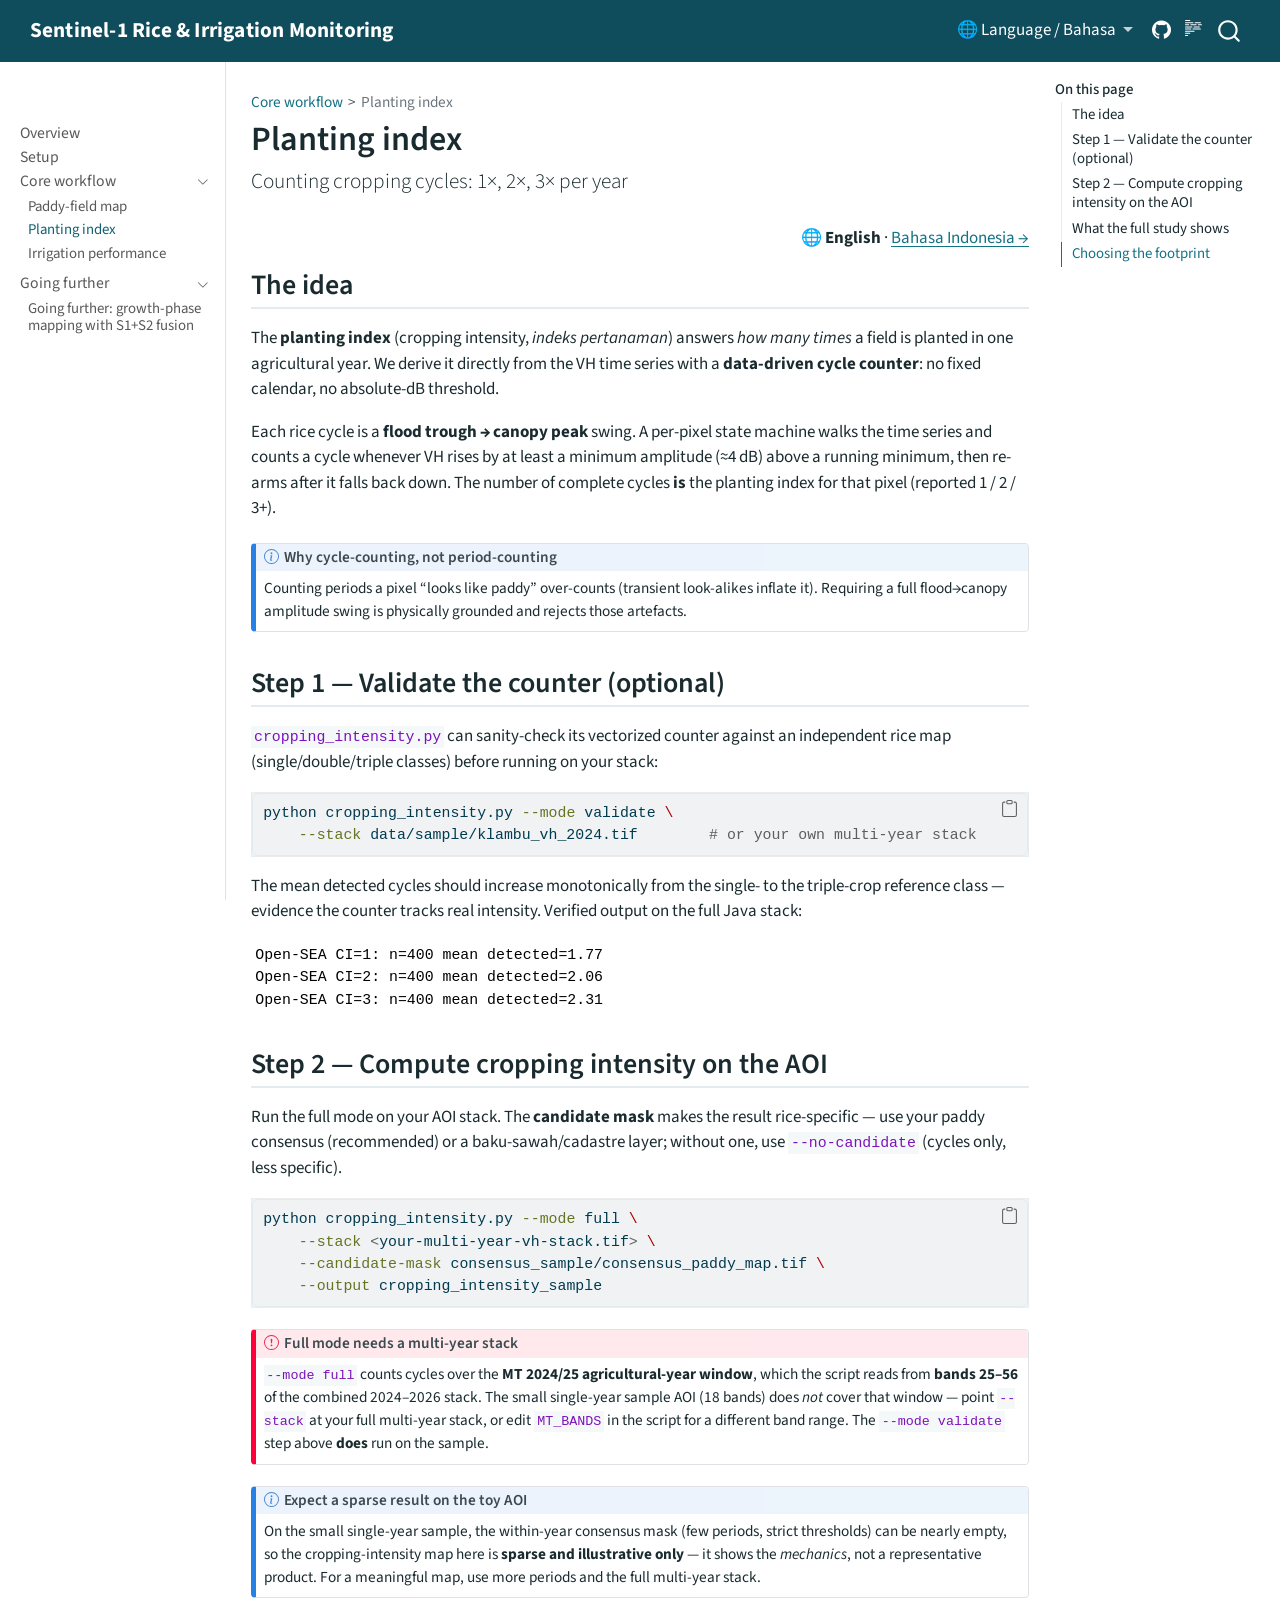
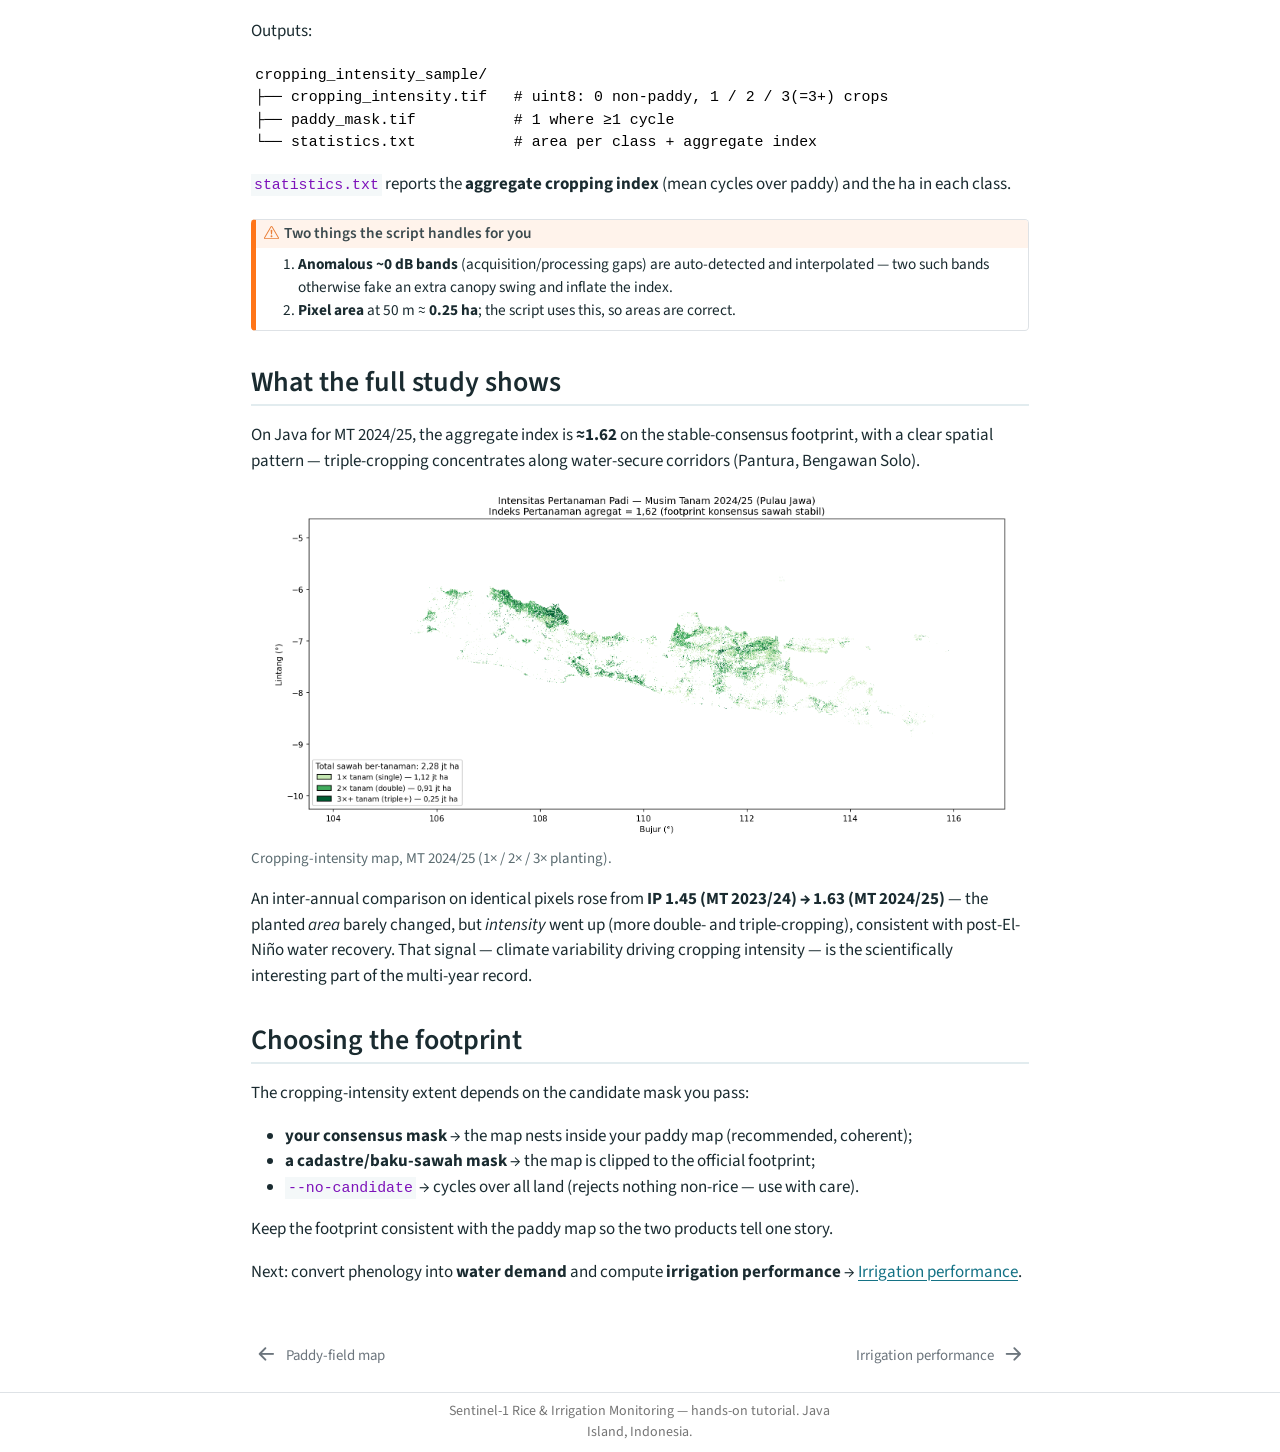
<file: docs/planting-index.html>
<!DOCTYPE html>
<html xmlns="http://www.w3.org/1999/xhtml" lang="en" xml:lang="en"><head>

<meta charset="utf-8">
<meta name="generator" content="quarto-1.9.38">

<meta name="viewport" content="width=device-width, initial-scale=1.0, user-scalable=yes">


<title>Planting index – Sentinel-1 Rice &amp; Irrigation Monitoring</title>
<style>
/* Default styles provided by pandoc.
** See https://pandoc.org/MANUAL.html#variables-for-html for config info.
*/
code{white-space: pre-wrap;}
span.smallcaps{font-variant: small-caps;}
div.columns{display: flex; gap: min(4vw, 1.5em);}
div.column{flex: auto; overflow-x: auto;}
div.hanging-indent{margin-left: 1.5em; text-indent: -1.5em;}
ul.task-list{list-style: none;}
ul.task-list li input[type="checkbox"] {
  width: 0.8em;
  margin: 0 0.8em 0.2em -1em; /* quarto-specific, see https://github.com/quarto-dev/quarto-cli/issues/4556 */ 
  vertical-align: middle;
}
/* CSS for syntax highlighting */
html { -webkit-text-size-adjust: 100%; }
pre > code.sourceCode { white-space: pre; position: relative; }
pre > code.sourceCode > span { display: inline-block; line-height: 1.25; }
pre > code.sourceCode > span:empty { height: 1.2em; }
.sourceCode { overflow: visible; }
code.sourceCode > span { color: inherit; text-decoration: inherit; }
div.sourceCode { margin: 1em 0; }
pre.sourceCode { margin: 0; }
@media screen {
div.sourceCode { overflow: auto; }
}
@media print {
pre > code.sourceCode { white-space: pre-wrap; }
pre > code.sourceCode > span { text-indent: -5em; padding-left: 5em; }
}
pre.numberSource code
  { counter-reset: source-line 0; }
pre.numberSource code > span
  { position: relative; left: -4em; counter-increment: source-line; }
pre.numberSource code > span > a:first-child::before
  { content: counter(source-line);
    position: relative; left: -1em; text-align: right; vertical-align: baseline;
    border: none; display: inline-block;
    -webkit-touch-callout: none; -webkit-user-select: none;
    -khtml-user-select: none; -moz-user-select: none;
    -ms-user-select: none; user-select: none;
    padding: 0 4px; width: 4em;
  }
pre.numberSource { margin-left: 3em;  padding-left: 4px; }
div.sourceCode
  {   }
@media screen {
pre > code.sourceCode > span > a:first-child::before { text-decoration: underline; }
}
</style>


<script src="site_libs/quarto-nav/quarto-nav.js"></script>
<script src="site_libs/quarto-nav/headroom.min.js"></script>
<script src="site_libs/clipboard/clipboard.min.js"></script>
<script src="site_libs/quarto-search/autocomplete.umd.js"></script>
<script src="site_libs/quarto-search/fuse.min.js"></script>
<script src="site_libs/quarto-search/quarto-search.js"></script>
<meta name="quarto:offset" content="./">
<link href="./irrigation-performance.html" rel="next">
<link href="./paddy-map.html" rel="prev">
<script src="site_libs/quarto-html/quarto.js" type="module"></script>
<script src="site_libs/quarto-html/tabsets/tabsets.js" type="module"></script>
<script src="site_libs/quarto-html/popper.min.js"></script>
<script src="site_libs/quarto-html/tippy.umd.min.js"></script>
<script src="site_libs/quarto-html/anchor.min.js"></script>
<link href="site_libs/quarto-html/tippy.css" rel="stylesheet">
<link href="site_libs/quarto-html/quarto-syntax-highlighting-15634bcf2e68342d4ad2dfa704d543f6.css" rel="stylesheet" id="quarto-text-highlighting-styles">
<script src="site_libs/bootstrap/bootstrap.min.js"></script>
<link href="site_libs/bootstrap/bootstrap-icons.css" rel="stylesheet">
<link href="site_libs/bootstrap/bootstrap-a62e4a8c4ed1f37879b9d6c8c541ae5b.min.css" rel="stylesheet" append-hash="true" id="quarto-bootstrap" data-mode="light">
<script id="quarto-search-options" type="application/json">{
  "location": "navbar",
  "copy-button": false,
  "collapse-after": 3,
  "panel-placement": "end",
  "type": "overlay",
  "limit": 50,
  "keyboard-shortcut": [
    "f",
    "/",
    "s"
  ],
  "show-item-context": false,
  "language": {
    "search-no-results-text": "No results",
    "search-matching-documents-text": "matching documents",
    "search-copy-link-title": "Copy link to search",
    "search-hide-matches-text": "Hide additional matches",
    "search-more-match-text": "more match in this document",
    "search-more-matches-text": "more matches in this document",
    "search-clear-button-title": "Clear",
    "search-text-placeholder": "",
    "search-detached-cancel-button-title": "Cancel",
    "search-submit-button-title": "Submit",
    "search-label": "Search"
  }
}</script>
<style>html{ scroll-behavior: smooth; }</style>


</head>

<body class="nav-sidebar docked nav-fixed quarto-light">

<div id="quarto-search-results"></div>
  <header id="quarto-header" class="headroom fixed-top">
    <nav class="navbar navbar-expand-lg " data-bs-theme="dark">
      <div class="navbar-container container-fluid">
      <div class="navbar-brand-container mx-auto">
    <a class="navbar-brand" href="./index.html">
    <span class="navbar-title">Sentinel-1 Rice &amp; Irrigation Monitoring</span>
    </a>
  </div>
            <div id="quarto-search" class="" title="Search"></div>
          <button class="navbar-toggler" type="button" data-bs-toggle="collapse" data-bs-target="#navbarCollapse" aria-controls="navbarCollapse" role="menu" aria-expanded="false" aria-label="Toggle navigation" onclick="if (window.quartoToggleHeadroom) { window.quartoToggleHeadroom(); }">
  <span class="navbar-toggler-icon"></span>
</button>
          <div class="collapse navbar-collapse" id="navbarCollapse">
            <ul class="navbar-nav navbar-nav-scroll ms-auto">
  <li class="nav-item dropdown ">
    <a class="nav-link dropdown-toggle" href="#" id="nav-menu-language--bahasa" role="link" data-bs-toggle="dropdown" aria-expanded="false">
 <span class="menu-text">🌐 Language / Bahasa</span>
    </a>
    <ul class="dropdown-menu dropdown-menu-end" aria-labelledby="nav-menu-language--bahasa">    
        <li>
    <a class="dropdown-item" href="./index.html">
 <span class="dropdown-text">English</span></a>
  </li>  
        <li>
    <a class="dropdown-item" href="./id/index.html">
 <span class="dropdown-text">Bahasa Indonesia</span></a>
  </li>  
    </ul>
  </li>
  <li class="nav-item compact">
    <a class="nav-link" href="https://github.com/firmanhadi21/s1-rice-irrigation-tutorial"> <i class="bi bi-github" role="img" aria-label="GitHub">
</i> 
<span class="menu-text"></span></a>
  </li>  
</ul>
          </div> <!-- /navcollapse -->
            <div class="quarto-navbar-tools">
  <a href="" class="quarto-reader-toggle quarto-navigation-tool px-1" onclick="window.quartoToggleReader(); return false;" title="Toggle reader mode">
  <div class="quarto-reader-toggle-btn">
  <i class="bi"></i>
  </div>
</a>
</div>
      </div> <!-- /container-fluid -->
    </nav>
  <nav class="quarto-secondary-nav">
    <div class="container-fluid d-flex">
      <button type="button" class="quarto-btn-toggle btn" data-bs-toggle="collapse" role="button" data-bs-target=".quarto-sidebar-collapse-item" aria-controls="quarto-sidebar" aria-expanded="false" aria-label="Toggle sidebar navigation" onclick="if (window.quartoToggleHeadroom) { window.quartoToggleHeadroom(); }">
        <i class="bi bi-layout-text-sidebar-reverse"></i>
      </button>
        <nav class="quarto-page-breadcrumbs" aria-label="breadcrumb"><ol class="breadcrumb"><li class="breadcrumb-item"><a href="./paddy-map.html">Core workflow</a></li><li class="breadcrumb-item"><a href="./planting-index.html">Planting index</a></li></ol></nav>
        <a class="flex-grow-1" role="navigation" data-bs-toggle="collapse" data-bs-target=".quarto-sidebar-collapse-item" aria-controls="quarto-sidebar" aria-expanded="false" aria-label="Toggle sidebar navigation" onclick="if (window.quartoToggleHeadroom) { window.quartoToggleHeadroom(); }">      
        </a>
      <button type="button" class="btn quarto-search-button" aria-label="Search" onclick="window.quartoOpenSearch();">
        <i class="bi bi-search"></i>
      </button>
    </div>
  </nav>
</header>
<!-- content -->
<div id="quarto-content" class="quarto-container page-columns page-rows-contents page-layout-article page-navbar">
<!-- sidebar -->
  <nav id="quarto-sidebar" class="sidebar collapse collapse-horizontal quarto-sidebar-collapse-item sidebar-navigation docked overflow-auto">
        <div class="mt-2 flex-shrink-0 align-items-center">
        <div class="sidebar-search">
        <div id="quarto-search" class="" title="Search"></div>
        </div>
        </div>
    <div class="sidebar-menu-container"> 
    <ul class="list-unstyled mt-1">
        <li class="sidebar-item">
  <div class="sidebar-item-container"> 
  <a href="./index.html" class="sidebar-item-text sidebar-link">
 <span class="menu-text">Overview</span></a>
  </div>
</li>
        <li class="sidebar-item">
  <div class="sidebar-item-container"> 
  <a href="./setup.html" class="sidebar-item-text sidebar-link">
 <span class="menu-text">Setup</span></a>
  </div>
</li>
        <li class="sidebar-item sidebar-item-section">
      <div class="sidebar-item-container"> 
            <a class="sidebar-item-text sidebar-link text-start" data-bs-toggle="collapse" data-bs-target="#quarto-sidebar-section-1" role="navigation" aria-expanded="true">
 <span class="menu-text">Core workflow</span></a>
          <a class="sidebar-item-toggle text-start" data-bs-toggle="collapse" data-bs-target="#quarto-sidebar-section-1" role="navigation" aria-expanded="true" aria-label="Toggle section">
            <i class="bi bi-chevron-right ms-2"></i>
          </a> 
      </div>
      <ul id="quarto-sidebar-section-1" class="collapse list-unstyled sidebar-section depth1 show">  
          <li class="sidebar-item">
  <div class="sidebar-item-container"> 
  <a href="./paddy-map.html" class="sidebar-item-text sidebar-link">
 <span class="menu-text">Paddy-field map</span></a>
  </div>
</li>
          <li class="sidebar-item">
  <div class="sidebar-item-container"> 
  <a href="./planting-index.html" class="sidebar-item-text sidebar-link active">
 <span class="menu-text">Planting index</span></a>
  </div>
</li>
          <li class="sidebar-item">
  <div class="sidebar-item-container"> 
  <a href="./irrigation-performance.html" class="sidebar-item-text sidebar-link">
 <span class="menu-text">Irrigation performance</span></a>
  </div>
</li>
      </ul>
  </li>
        <li class="sidebar-item sidebar-item-section">
      <div class="sidebar-item-container"> 
            <a class="sidebar-item-text sidebar-link text-start" data-bs-toggle="collapse" data-bs-target="#quarto-sidebar-section-2" role="navigation" aria-expanded="true">
 <span class="menu-text">Going further</span></a>
          <a class="sidebar-item-toggle text-start" data-bs-toggle="collapse" data-bs-target="#quarto-sidebar-section-2" role="navigation" aria-expanded="true" aria-label="Toggle section">
            <i class="bi bi-chevron-right ms-2"></i>
          </a> 
      </div>
      <ul id="quarto-sidebar-section-2" class="collapse list-unstyled sidebar-section depth1 show">  
          <li class="sidebar-item">
  <div class="sidebar-item-container"> 
  <a href="./growth-phase.html" class="sidebar-item-text sidebar-link">
 <span class="menu-text">Going further: growth-phase mapping with S1+S2 fusion</span></a>
  </div>
</li>
      </ul>
  </li>
    </ul>
    </div>
</nav>
<div id="quarto-sidebar-glass" class="quarto-sidebar-collapse-item" data-bs-toggle="collapse" data-bs-target=".quarto-sidebar-collapse-item"></div>
<!-- margin-sidebar -->
    <div id="quarto-margin-sidebar" class="sidebar margin-sidebar">
        <nav id="TOC" role="doc-toc" class="toc-active">
    <h2 id="toc-title">On this page</h2>
   
  <ul>
  <li><a href="#the-idea" id="toc-the-idea" class="nav-link active" data-scroll-target="#the-idea">The idea</a></li>
  <li><a href="#step-1-validate-the-counter-optional" id="toc-step-1-validate-the-counter-optional" class="nav-link" data-scroll-target="#step-1-validate-the-counter-optional">Step 1 — Validate the counter (optional)</a></li>
  <li><a href="#step-2-compute-cropping-intensity-on-the-aoi" id="toc-step-2-compute-cropping-intensity-on-the-aoi" class="nav-link" data-scroll-target="#step-2-compute-cropping-intensity-on-the-aoi">Step 2 — Compute cropping intensity on the AOI</a></li>
  <li><a href="#what-the-full-study-shows" id="toc-what-the-full-study-shows" class="nav-link" data-scroll-target="#what-the-full-study-shows">What the full study shows</a></li>
  <li><a href="#choosing-the-footprint" id="toc-choosing-the-footprint" class="nav-link" data-scroll-target="#choosing-the-footprint">Choosing the footprint</a></li>
  </ul>
</nav>
    </div>
<!-- main -->
<main class="content" id="quarto-document-content">

<header id="title-block-header" class="quarto-title-block default"><nav class="quarto-page-breadcrumbs quarto-title-breadcrumbs d-none d-lg-block" aria-label="breadcrumb"><ol class="breadcrumb"><li class="breadcrumb-item"><a href="./paddy-map.html">Core workflow</a></li><li class="breadcrumb-item"><a href="./planting-index.html">Planting index</a></li></ol></nav>
<div class="quarto-title">
<h1 class="title">Planting index</h1>
<p class="subtitle lead">Counting cropping cycles: 1×, 2×, 3× per year</p>
</div>



<div class="quarto-title-meta">

    
  
    
  </div>
  


</header>


<div class="text-end">
<p>🌐 <strong>English</strong> · <a href="./id/planting-index.html">Bahasa Indonesia →</a></p>
</div>
<section id="the-idea" class="level2">
<h2 class="anchored" data-anchor-id="the-idea">The idea</h2>
<p>The <strong>planting index</strong> (cropping intensity, <em>indeks pertanaman</em>) answers <em>how many times</em> a field is planted in one agricultural year. We derive it directly from the VH time series with a <strong>data-driven cycle counter</strong>: no fixed calendar, no absolute-dB threshold.</p>
<p>Each rice cycle is a <strong>flood trough → canopy peak</strong> swing. A per-pixel state machine walks the time series and counts a cycle whenever VH rises by at least a minimum amplitude (≈4 dB) above a running minimum, then re-arms after it falls back down. The number of complete cycles <strong>is</strong> the planting index for that pixel (reported 1 / 2 / 3+).</p>
<div class="callout callout-style-default callout-note callout-titled">
<div class="callout-header d-flex align-content-center">
<div class="callout-icon-container">
<i class="callout-icon"></i>
</div>
<div class="callout-title-container flex-fill">
<span class="screen-reader-only">Note</span>Why cycle-counting, not period-counting
</div>
</div>
<div class="callout-body-container callout-body">
<p>Counting periods a pixel “looks like paddy” over-counts (transient look-alikes inflate it). Requiring a full flood→canopy amplitude swing is physically grounded and rejects those artefacts.</p>
</div>
</div>
</section>
<section id="step-1-validate-the-counter-optional" class="level2">
<h2 class="anchored" data-anchor-id="step-1-validate-the-counter-optional">Step 1 — Validate the counter (optional)</h2>
<p><code>cropping_intensity.py</code> can sanity-check its vectorized counter against an independent rice map (single/double/triple classes) before running on your stack:</p>
<div class="code-copy-outer-scaffold"><div class="sourceCode" id="cb1"><pre class="sourceCode bash code-with-copy"><code class="sourceCode bash"><span id="cb1-1"><a href="#cb1-1" aria-hidden="true" tabindex="-1"></a><span class="ex">python</span> cropping_intensity.py <span class="at">--mode</span> validate <span class="dt">\</span></span>
<span id="cb1-2"><a href="#cb1-2" aria-hidden="true" tabindex="-1"></a>    <span class="at">--stack</span> data/sample/klambu_vh_2024.tif        <span class="co"># or your own multi-year stack</span></span></code></pre></div><button title="Copy to Clipboard" class="code-copy-button"><i class="bi"></i></button></div>
<p>The mean detected cycles should increase monotonically from the single- to the triple-crop reference class — evidence the counter tracks real intensity. Verified output on the full Java stack:</p>
<pre><code>Open-SEA CI=1: n=400 mean detected=1.77
Open-SEA CI=2: n=400 mean detected=2.06
Open-SEA CI=3: n=400 mean detected=2.31</code></pre>
</section>
<section id="step-2-compute-cropping-intensity-on-the-aoi" class="level2">
<h2 class="anchored" data-anchor-id="step-2-compute-cropping-intensity-on-the-aoi">Step 2 — Compute cropping intensity on the AOI</h2>
<p>Run the full mode on your AOI stack. The <strong>candidate mask</strong> makes the result rice-specific — use your paddy consensus (recommended) or a baku-sawah/cadastre layer; without one, use <code>--no-candidate</code> (cycles only, less specific).</p>
<div class="code-copy-outer-scaffold"><div class="sourceCode" id="cb3"><pre class="sourceCode bash code-with-copy"><code class="sourceCode bash"><span id="cb3-1"><a href="#cb3-1" aria-hidden="true" tabindex="-1"></a><span class="ex">python</span> cropping_intensity.py <span class="at">--mode</span> full <span class="dt">\</span></span>
<span id="cb3-2"><a href="#cb3-2" aria-hidden="true" tabindex="-1"></a>    <span class="at">--stack</span> <span class="op">&lt;</span>your-multi-year-vh-stack.tif<span class="op">&gt;</span> <span class="dt">\</span></span>
<span id="cb3-3"><a href="#cb3-3" aria-hidden="true" tabindex="-1"></a>    <span class="at">--candidate-mask</span> consensus_sample/consensus_paddy_map.tif <span class="dt">\</span></span>
<span id="cb3-4"><a href="#cb3-4" aria-hidden="true" tabindex="-1"></a>    <span class="at">--output</span> cropping_intensity_sample</span></code></pre></div><button title="Copy to Clipboard" class="code-copy-button"><i class="bi"></i></button></div>
<div class="callout callout-style-default callout-important callout-titled">
<div class="callout-header d-flex align-content-center">
<div class="callout-icon-container">
<i class="callout-icon"></i>
</div>
<div class="callout-title-container flex-fill">
<span class="screen-reader-only">Important</span>Full mode needs a multi-year stack
</div>
</div>
<div class="callout-body-container callout-body">
<p><code>--mode full</code> counts cycles over the <strong>MT 2024/25 agricultural-year window</strong>, which the script reads from <strong>bands 25–56</strong> of the combined 2024–2026 stack. The small single-year sample AOI (18 bands) does <em>not</em> cover that window — point <code>--stack</code> at your full multi-year stack, or edit <code>MT_BANDS</code> in the script for a different band range. The <code>--mode validate</code> step above <strong>does</strong> run on the sample.</p>
</div>
</div>
<div class="callout callout-style-default callout-note callout-titled">
<div class="callout-header d-flex align-content-center">
<div class="callout-icon-container">
<i class="callout-icon"></i>
</div>
<div class="callout-title-container flex-fill">
<span class="screen-reader-only">Note</span>Expect a sparse result on the toy AOI
</div>
</div>
<div class="callout-body-container callout-body">
<p>On the small single-year sample, the within-year consensus mask (few periods, strict thresholds) can be nearly empty, so the cropping-intensity map here is <strong>sparse and illustrative only</strong> — it shows the <em>mechanics</em>, not a representative product. For a meaningful map, use more periods and the full multi-year stack.</p>
</div>
</div>
<p>Outputs:</p>
<pre><code>cropping_intensity_sample/
├── cropping_intensity.tif   # uint8: 0 non-paddy, 1 / 2 / 3(=3+) crops
├── paddy_mask.tif           # 1 where ≥1 cycle
└── statistics.txt           # area per class + aggregate index</code></pre>
<p><code>statistics.txt</code> reports the <strong>aggregate cropping index</strong> (mean cycles over paddy) and the ha in each class.</p>
<div class="callout callout-style-default callout-warning callout-titled">
<div class="callout-header d-flex align-content-center">
<div class="callout-icon-container">
<i class="callout-icon"></i>
</div>
<div class="callout-title-container flex-fill">
<span class="screen-reader-only">Warning</span>Two things the script handles for you
</div>
</div>
<div class="callout-body-container callout-body">
<ol type="1">
<li><strong>Anomalous ~0 dB bands</strong> (acquisition/processing gaps) are auto-detected and interpolated — two such bands otherwise fake an extra canopy swing and inflate the index.</li>
<li><strong>Pixel area</strong> at 50 m ≈ <strong>0.25 ha</strong>; the script uses this, so areas are correct.</li>
</ol>
</div>
</div>
</section>
<section id="what-the-full-study-shows" class="level2">
<h2 class="anchored" data-anchor-id="what-the-full-study-shows">What the full study shows</h2>
<p>On Java for MT 2024/25, the aggregate index is <strong>≈1.62</strong> on the stable-consensus footprint, with a clear spatial pattern — triple-cropping concentrates along water-secure corridors (Pantura, Bengawan Solo).</p>
<div class="quarto-figure quarto-figure-center">
<figure class="figure">
<p><img src="images/fig_cropping_intensity_mt2024_25.png" class="img-fluid figure-img" style="width:95.0%"></p>
<figcaption>Cropping-intensity map, MT 2024/25 (1× / 2× / 3× planting).</figcaption>
</figure>
</div>
<p>An inter-annual comparison on identical pixels rose from <strong>IP 1.45 (MT 2023/24) → 1.63 (MT 2024/25)</strong> — the planted <em>area</em> barely changed, but <em>intensity</em> went up (more double- and triple-cropping), consistent with post-El-Niño water recovery. That signal — climate variability driving cropping intensity — is the scientifically interesting part of the multi-year record.</p>
</section>
<section id="choosing-the-footprint" class="level2">
<h2 class="anchored" data-anchor-id="choosing-the-footprint">Choosing the footprint</h2>
<p>The cropping-intensity extent depends on the candidate mask you pass:</p>
<ul>
<li><strong>your consensus mask</strong> → the map nests inside your paddy map (recommended, coherent);</li>
<li><strong>a cadastre/baku-sawah mask</strong> → the map is clipped to the official footprint;</li>
<li><strong><code>--no-candidate</code></strong> → cycles over all land (rejects nothing non-rice — use with care).</li>
</ul>
<p>Keep the footprint consistent with the paddy map so the two products tell one story.</p>
<p>Next: convert phenology into <strong>water demand</strong> and compute <strong>irrigation performance</strong> → <a href="./irrigation-performance.html">Irrigation performance</a>.</p>


</section>

</main> <!-- /main -->
<script id="quarto-html-after-body" type="application/javascript">
  window.document.addEventListener("DOMContentLoaded", function (event) {
    const icon = "";
    const anchorJS = new window.AnchorJS();
    anchorJS.options = {
      placement: 'right',
      icon: icon
    };
    anchorJS.add('.anchored');
    const isCodeAnnotation = (el) => {
      for (const clz of el.classList) {
        if (clz.startsWith('code-annotation-')) {                     
          return true;
        }
      }
      return false;
    }
    const onCopySuccess = function(e) {
      // button target
      const button = e.trigger;
      // don't keep focus
      button.blur();
      // flash "checked"
      button.classList.add('code-copy-button-checked');
      var currentTitle = button.getAttribute("title");
      button.setAttribute("title", "Copied!");
      let tooltip;
      if (window.bootstrap) {
        button.setAttribute("data-bs-toggle", "tooltip");
        button.setAttribute("data-bs-placement", "left");
        button.setAttribute("data-bs-title", "Copied!");
        tooltip = new bootstrap.Tooltip(button, 
          { trigger: "manual", 
            customClass: "code-copy-button-tooltip",
            offset: [0, -8]});
        tooltip.show();    
      }
      setTimeout(function() {
        if (tooltip) {
          tooltip.hide();
          button.removeAttribute("data-bs-title");
          button.removeAttribute("data-bs-toggle");
          button.removeAttribute("data-bs-placement");
        }
        button.setAttribute("title", currentTitle);
        button.classList.remove('code-copy-button-checked');
      }, 1000);
      // clear code selection
      e.clearSelection();
    }
    const getTextToCopy = function(trigger) {
      const outerScaffold = trigger.parentElement.cloneNode(true);
      const codeEl = outerScaffold.querySelector('code');
      for (const childEl of codeEl.children) {
        if (isCodeAnnotation(childEl)) {
          childEl.remove();
        }
      }
      return codeEl.innerText;
    }
    const clipboard = new window.ClipboardJS('.code-copy-button:not([data-in-quarto-modal])', {
      text: getTextToCopy
    });
    clipboard.on('success', onCopySuccess);
    if (window.document.getElementById('quarto-embedded-source-code-modal')) {
      const clipboardModal = new window.ClipboardJS('.code-copy-button[data-in-quarto-modal]', {
        text: getTextToCopy,
        container: window.document.getElementById('quarto-embedded-source-code-modal')
      });
      clipboardModal.on('success', onCopySuccess);
    }
      var localhostRegex = new RegExp(/^(?:http|https):\/\/localhost\:?[0-9]*\//);
      var mailtoRegex = new RegExp(/^mailto:/);
        var filterRegex = new RegExp('/' + window.location.host + '/');
      var isInternal = (href) => {
          return filterRegex.test(href) || localhostRegex.test(href) || mailtoRegex.test(href);
      }
      // Inspect non-navigation links and adorn them if external
     var links = window.document.querySelectorAll('a[href]:not(.nav-link):not(.navbar-brand):not(.toc-action):not(.sidebar-link):not(.sidebar-item-toggle):not(.pagination-link):not(.no-external):not([aria-hidden]):not(.dropdown-item):not(.quarto-navigation-tool):not(.about-link)');
      for (var i=0; i<links.length; i++) {
        const link = links[i];
        if (!isInternal(link.href)) {
          // undo the damage that might have been done by quarto-nav.js in the case of
          // links that we want to consider external
          if (link.dataset.originalHref !== undefined) {
            link.href = link.dataset.originalHref;
          }
            // target, if specified
            link.setAttribute("target", "_blank");
            if (link.getAttribute("rel") === null) {
              link.setAttribute("rel", "noopener");
            }
        }
      }
    function tippyHover(el, contentFn, onTriggerFn, onUntriggerFn) {
      const config = {
        allowHTML: true,
        maxWidth: 500,
        delay: 100,
        arrow: false,
        appendTo: function(el) {
            return el.parentElement;
        },
        interactive: true,
        interactiveBorder: 10,
        theme: 'quarto',
        placement: 'bottom-start',
      };
      if (contentFn) {
        config.content = contentFn;
      }
      if (onTriggerFn) {
        config.onTrigger = onTriggerFn;
      }
      if (onUntriggerFn) {
        config.onUntrigger = onUntriggerFn;
      }
      window.tippy(el, config); 
    }
    const noterefs = window.document.querySelectorAll('a[role="doc-noteref"]');
    for (var i=0; i<noterefs.length; i++) {
      const ref = noterefs[i];
      tippyHover(ref, function() {
        // use id or data attribute instead here
        let href = ref.getAttribute('data-footnote-href') || ref.getAttribute('href');
        try { href = new URL(href).hash; } catch {}
        const id = href.replace(/^#\/?/, "");
        const note = window.document.getElementById(id);
        if (note) {
          return note.innerHTML;
        } else {
          return "";
        }
      });
    }
    const xrefs = window.document.querySelectorAll('a.quarto-xref');
    const processXRef = (id, note) => {
      // Strip column container classes
      const stripColumnClz = (el) => {
        el.classList.remove("page-full", "page-columns");
        if (el.children) {
          for (const child of el.children) {
            stripColumnClz(child);
          }
        }
      }
      stripColumnClz(note)
      if (id === null || id.startsWith('sec-')) {
        // Special case sections, only their first couple elements
        const container = document.createElement("div");
        if (note.children && note.children.length > 2) {
          container.appendChild(note.children[0].cloneNode(true));
          for (let i = 1; i < note.children.length; i++) {
            const child = note.children[i];
            if (child.tagName === "P" && child.innerText === "") {
              continue;
            } else {
              container.appendChild(child.cloneNode(true));
              break;
            }
          }
          if (window.Quarto?.typesetMath) {
            window.Quarto.typesetMath(container);
          }
          return container.innerHTML
        } else {
          if (window.Quarto?.typesetMath) {
            window.Quarto.typesetMath(note);
          }
          return note.innerHTML;
        }
      } else {
        // Remove any anchor links if they are present
        const anchorLink = note.querySelector('a.anchorjs-link');
        if (anchorLink) {
          anchorLink.remove();
        }
        if (window.Quarto?.typesetMath) {
          window.Quarto.typesetMath(note);
        }
        if (note.classList.contains("callout")) {
          return note.outerHTML;
        } else {
          return note.innerHTML;
        }
      }
    }
    for (var i=0; i<xrefs.length; i++) {
      const xref = xrefs[i];
      tippyHover(xref, undefined, function(instance) {
        instance.disable();
        let url = xref.getAttribute('href');
        let hash = undefined; 
        if (url.startsWith('#')) {
          hash = url;
        } else {
          try { hash = new URL(url).hash; } catch {}
        }
        if (hash) {
          const id = hash.replace(/^#\/?/, "");
          const note = window.document.getElementById(id);
          if (note !== null) {
            try {
              const html = processXRef(id, note.cloneNode(true));
              instance.setContent(html);
            } finally {
              instance.enable();
              instance.show();
            }
          } else {
            // See if we can fetch this
            fetch(url.split('#')[0])
            .then(res => res.text())
            .then(html => {
              const parser = new DOMParser();
              const htmlDoc = parser.parseFromString(html, "text/html");
              const note = htmlDoc.getElementById(id);
              if (note !== null) {
                const html = processXRef(id, note);
                instance.setContent(html);
              } 
            }).finally(() => {
              instance.enable();
              instance.show();
            });
          }
        } else {
          // See if we can fetch a full url (with no hash to target)
          // This is a special case and we should probably do some content thinning / targeting
          fetch(url)
          .then(res => res.text())
          .then(html => {
            const parser = new DOMParser();
            const htmlDoc = parser.parseFromString(html, "text/html");
            const note = htmlDoc.querySelector('main.content');
            if (note !== null) {
              // This should only happen for chapter cross references
              // (since there is no id in the URL)
              // remove the first header
              if (note.children.length > 0 && note.children[0].tagName === "HEADER") {
                note.children[0].remove();
              }
              const html = processXRef(null, note);
              instance.setContent(html);
            } 
          }).finally(() => {
            instance.enable();
            instance.show();
          });
        }
      }, function(instance) {
      });
    }
        let selectedAnnoteEl;
        const selectorForAnnotation = ( cell, annotation) => {
          let cellAttr = 'data-code-cell="' + cell + '"';
          let lineAttr = 'data-code-annotation="' +  annotation + '"';
          const selector = 'span[' + cellAttr + '][' + lineAttr + ']';
          return selector;
        }
        const selectCodeLines = (annoteEl) => {
          const doc = window.document;
          const targetCell = annoteEl.getAttribute("data-target-cell");
          const targetAnnotation = annoteEl.getAttribute("data-target-annotation");
          const annoteSpan = window.document.querySelector(selectorForAnnotation(targetCell, targetAnnotation));
          const lines = annoteSpan.getAttribute("data-code-lines").split(",");
          const lineIds = lines.map((line) => {
            return targetCell + "-" + line;
          })
          let top = null;
          let height = null;
          let parent = null;
          if (lineIds.length > 0) {
              //compute the position of the single el (top and bottom and make a div)
              const el = window.document.getElementById(lineIds[0]);
              top = el.offsetTop;
              height = el.offsetHeight;
              parent = el.parentElement.parentElement;
            if (lineIds.length > 1) {
              const lastEl = window.document.getElementById(lineIds[lineIds.length - 1]);
              const bottom = lastEl.offsetTop + lastEl.offsetHeight;
              height = bottom - top;
            }
            if (top !== null && height !== null && parent !== null) {
              // cook up a div (if necessary) and position it 
              let div = window.document.getElementById("code-annotation-line-highlight");
              if (div === null) {
                div = window.document.createElement("div");
                div.setAttribute("id", "code-annotation-line-highlight");
                div.style.position = 'absolute';
                parent.appendChild(div);
              }
              div.style.top = top - 2 + "px";
              div.style.height = height + 4 + "px";
              div.style.left = 0;
              let gutterDiv = window.document.getElementById("code-annotation-line-highlight-gutter");
              if (gutterDiv === null) {
                gutterDiv = window.document.createElement("div");
                gutterDiv.setAttribute("id", "code-annotation-line-highlight-gutter");
                gutterDiv.style.position = 'absolute';
                const codeCell = window.document.getElementById(targetCell);
                const gutter = codeCell.querySelector('.code-annotation-gutter');
                gutter.appendChild(gutterDiv);
              }
              gutterDiv.style.top = top - 2 + "px";
              gutterDiv.style.height = height + 4 + "px";
            }
            selectedAnnoteEl = annoteEl;
          }
        };
        const unselectCodeLines = () => {
          const elementsIds = ["code-annotation-line-highlight", "code-annotation-line-highlight-gutter"];
          elementsIds.forEach((elId) => {
            const div = window.document.getElementById(elId);
            if (div) {
              div.remove();
            }
          });
          selectedAnnoteEl = undefined;
        };
          // Handle positioning of the toggle
      window.addEventListener(
        "resize",
        throttle(() => {
          elRect = undefined;
          if (selectedAnnoteEl) {
            selectCodeLines(selectedAnnoteEl);
          }
        }, 10)
      );
      function throttle(fn, ms) {
      let throttle = false;
      let timer;
        return (...args) => {
          if(!throttle) { // first call gets through
              fn.apply(this, args);
              throttle = true;
          } else { // all the others get throttled
              if(timer) clearTimeout(timer); // cancel #2
              timer = setTimeout(() => {
                fn.apply(this, args);
                timer = throttle = false;
              }, ms);
          }
        };
      }
        // Attach click handler to the DT
        const annoteDls = window.document.querySelectorAll('dt[data-target-cell]');
        for (const annoteDlNode of annoteDls) {
          annoteDlNode.addEventListener('click', (event) => {
            const clickedEl = event.target;
            if (clickedEl !== selectedAnnoteEl) {
              unselectCodeLines();
              const activeEl = window.document.querySelector('dt[data-target-cell].code-annotation-active');
              if (activeEl) {
                activeEl.classList.remove('code-annotation-active');
              }
              selectCodeLines(clickedEl);
              clickedEl.classList.add('code-annotation-active');
            } else {
              // Unselect the line
              unselectCodeLines();
              clickedEl.classList.remove('code-annotation-active');
            }
          });
        }
    const findCites = (el) => {
      const parentEl = el.parentElement;
      if (parentEl) {
        const cites = parentEl.dataset.cites;
        if (cites) {
          return {
            el,
            cites: cites.split(' ')
          };
        } else {
          return findCites(el.parentElement)
        }
      } else {
        return undefined;
      }
    };
    var bibliorefs = window.document.querySelectorAll('a[role="doc-biblioref"]');
    for (var i=0; i<bibliorefs.length; i++) {
      const ref = bibliorefs[i];
      const citeInfo = findCites(ref);
      if (citeInfo) {
        tippyHover(citeInfo.el, function() {
          var popup = window.document.createElement('div');
          citeInfo.cites.forEach(function(cite) {
            var citeDiv = window.document.createElement('div');
            citeDiv.classList.add('hanging-indent');
            citeDiv.classList.add('csl-entry');
            var biblioDiv = window.document.getElementById('ref-' + cite);
            if (biblioDiv) {
              citeDiv.innerHTML = biblioDiv.innerHTML;
            }
            popup.appendChild(citeDiv);
          });
          return popup.innerHTML;
        });
      }
    }
  });
  </script>
<nav class="page-navigation">
  <div class="nav-page nav-page-previous">
      <a href="./paddy-map.html" class="pagination-link" aria-label="Paddy-field map">
        <i class="bi bi-arrow-left-short"></i> <span class="nav-page-text">Paddy-field map</span>
      </a>          
  </div>
  <div class="nav-page nav-page-next">
      <a href="./irrigation-performance.html" class="pagination-link" aria-label="Irrigation performance">
        <span class="nav-page-text">Irrigation performance</span> <i class="bi bi-arrow-right-short"></i>
      </a>
  </div>
</nav>
</div> <!-- /content -->
<footer class="footer">
  <div class="nav-footer">
    <div class="nav-footer-left">
      &nbsp;
    </div>   
    <div class="nav-footer-center">
<p>Sentinel-1 Rice &amp; Irrigation Monitoring — hands-on tutorial. Java Island, Indonesia.</p>
</div>
    <div class="nav-footer-right">
      &nbsp;
    </div>
  </div>
</footer>




<script src="site_libs/quarto-html/zenscroll-min.js"></script>
</body></html>
</file>
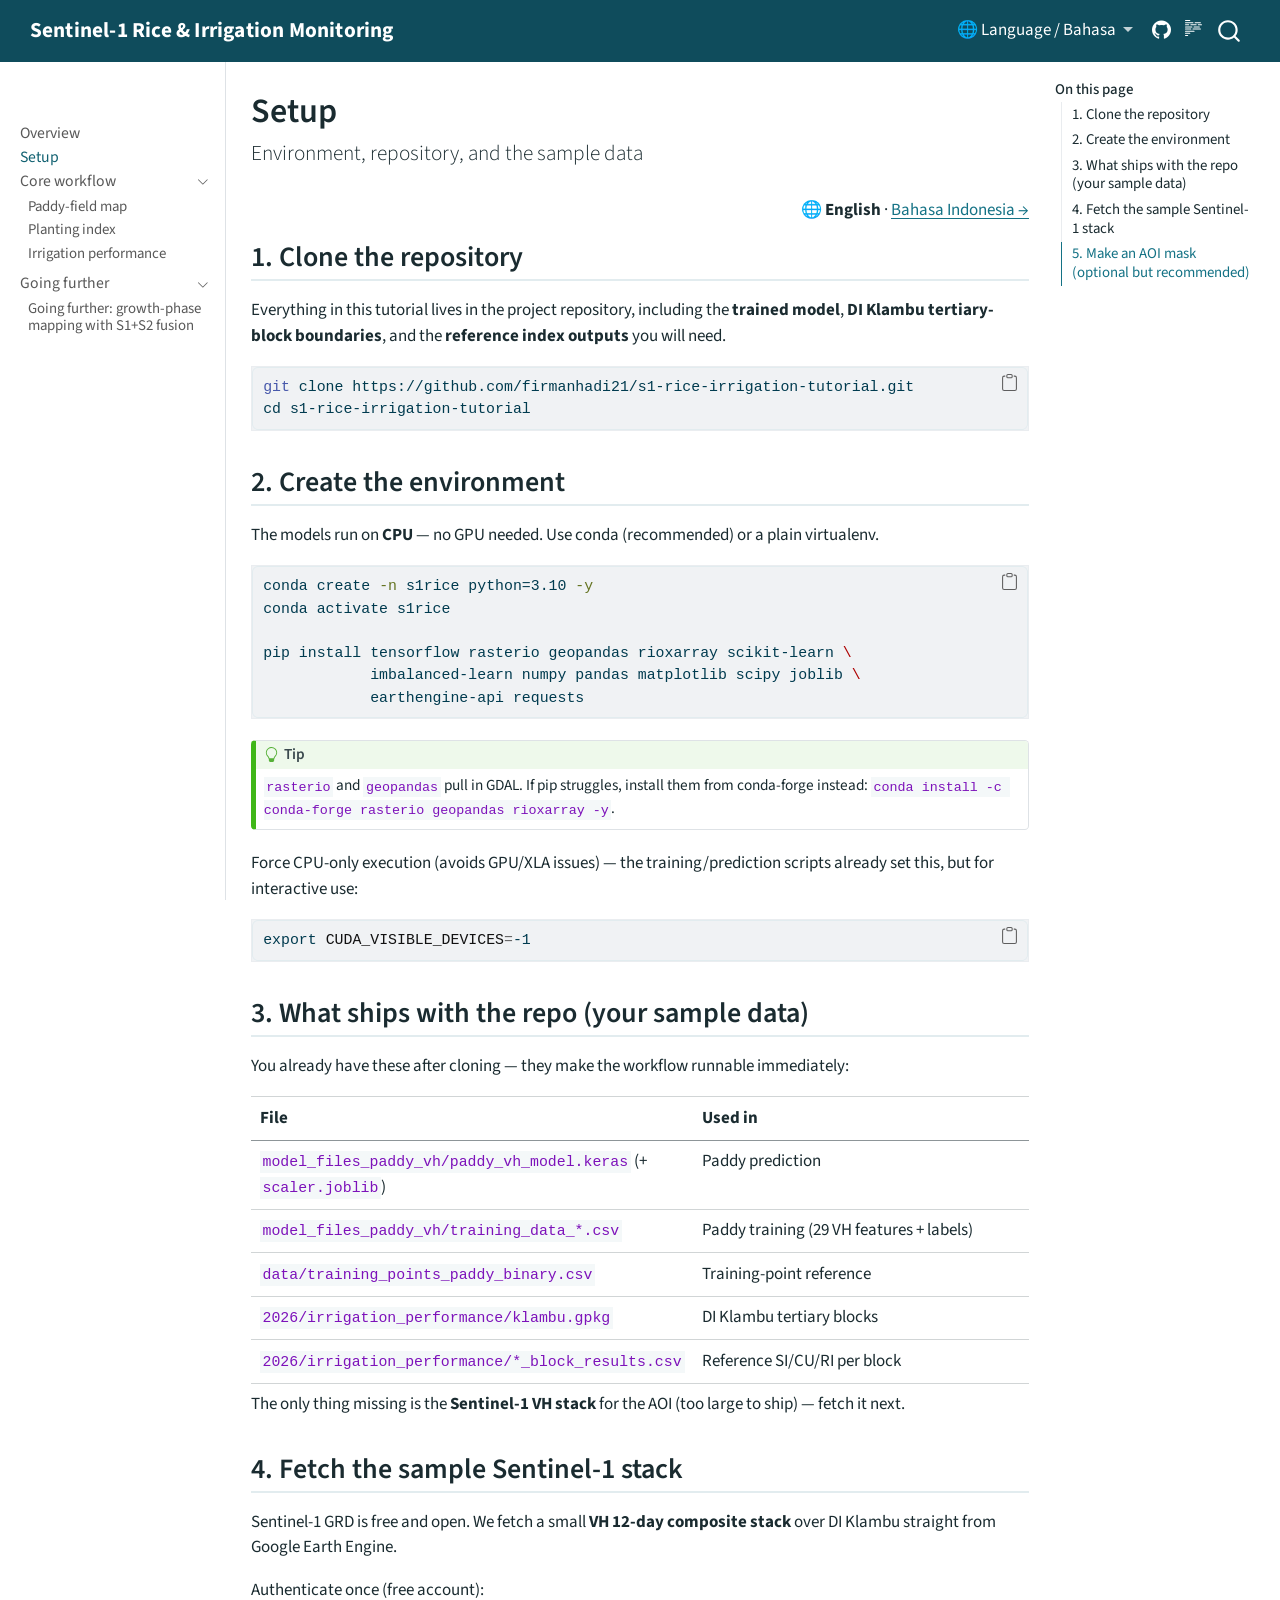
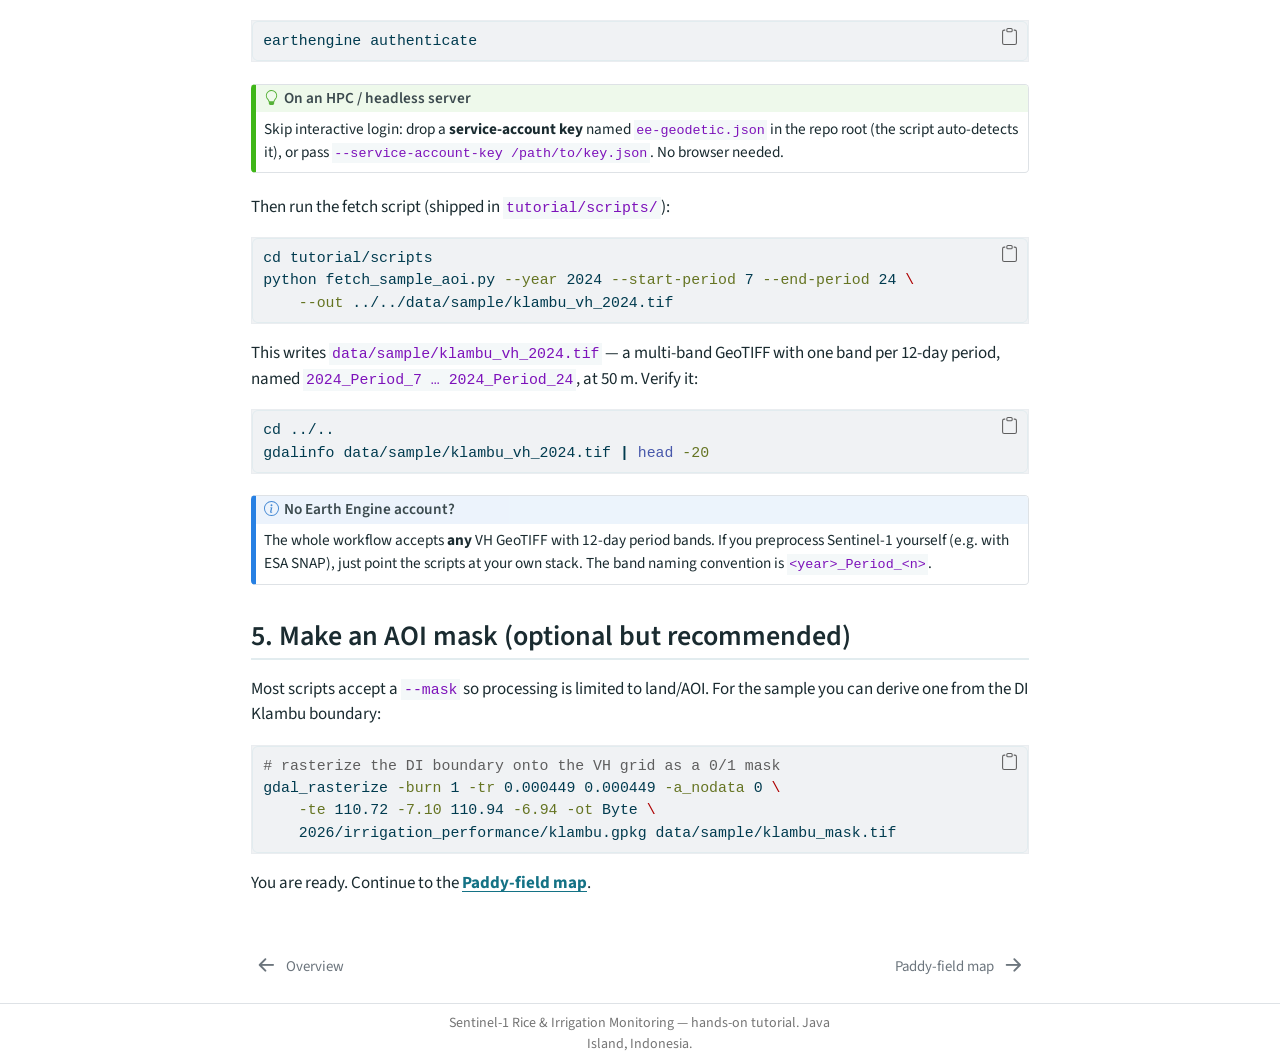
<file: docs/setup.html>
<!DOCTYPE html>
<html xmlns="http://www.w3.org/1999/xhtml" lang="en" xml:lang="en"><head>

<meta charset="utf-8">
<meta name="generator" content="quarto-1.9.38">

<meta name="viewport" content="width=device-width, initial-scale=1.0, user-scalable=yes">


<title>Setup – Sentinel-1 Rice &amp; Irrigation Monitoring</title>
<style>
/* Default styles provided by pandoc.
** See https://pandoc.org/MANUAL.html#variables-for-html for config info.
*/
code{white-space: pre-wrap;}
span.smallcaps{font-variant: small-caps;}
div.columns{display: flex; gap: min(4vw, 1.5em);}
div.column{flex: auto; overflow-x: auto;}
div.hanging-indent{margin-left: 1.5em; text-indent: -1.5em;}
ul.task-list{list-style: none;}
ul.task-list li input[type="checkbox"] {
  width: 0.8em;
  margin: 0 0.8em 0.2em -1em; /* quarto-specific, see https://github.com/quarto-dev/quarto-cli/issues/4556 */ 
  vertical-align: middle;
}
/* CSS for syntax highlighting */
html { -webkit-text-size-adjust: 100%; }
pre > code.sourceCode { white-space: pre; position: relative; }
pre > code.sourceCode > span { display: inline-block; line-height: 1.25; }
pre > code.sourceCode > span:empty { height: 1.2em; }
.sourceCode { overflow: visible; }
code.sourceCode > span { color: inherit; text-decoration: inherit; }
div.sourceCode { margin: 1em 0; }
pre.sourceCode { margin: 0; }
@media screen {
div.sourceCode { overflow: auto; }
}
@media print {
pre > code.sourceCode { white-space: pre-wrap; }
pre > code.sourceCode > span { text-indent: -5em; padding-left: 5em; }
}
pre.numberSource code
  { counter-reset: source-line 0; }
pre.numberSource code > span
  { position: relative; left: -4em; counter-increment: source-line; }
pre.numberSource code > span > a:first-child::before
  { content: counter(source-line);
    position: relative; left: -1em; text-align: right; vertical-align: baseline;
    border: none; display: inline-block;
    -webkit-touch-callout: none; -webkit-user-select: none;
    -khtml-user-select: none; -moz-user-select: none;
    -ms-user-select: none; user-select: none;
    padding: 0 4px; width: 4em;
  }
pre.numberSource { margin-left: 3em;  padding-left: 4px; }
div.sourceCode
  {   }
@media screen {
pre > code.sourceCode > span > a:first-child::before { text-decoration: underline; }
}
</style>


<script src="site_libs/quarto-nav/quarto-nav.js"></script>
<script src="site_libs/quarto-nav/headroom.min.js"></script>
<script src="site_libs/clipboard/clipboard.min.js"></script>
<script src="site_libs/quarto-search/autocomplete.umd.js"></script>
<script src="site_libs/quarto-search/fuse.min.js"></script>
<script src="site_libs/quarto-search/quarto-search.js"></script>
<meta name="quarto:offset" content="./">
<link href="./paddy-map.html" rel="next">
<link href="./index.html" rel="prev">
<script src="site_libs/quarto-html/quarto.js" type="module"></script>
<script src="site_libs/quarto-html/tabsets/tabsets.js" type="module"></script>
<script src="site_libs/quarto-html/popper.min.js"></script>
<script src="site_libs/quarto-html/tippy.umd.min.js"></script>
<script src="site_libs/quarto-html/anchor.min.js"></script>
<link href="site_libs/quarto-html/tippy.css" rel="stylesheet">
<link href="site_libs/quarto-html/quarto-syntax-highlighting-15634bcf2e68342d4ad2dfa704d543f6.css" rel="stylesheet" id="quarto-text-highlighting-styles">
<script src="site_libs/bootstrap/bootstrap.min.js"></script>
<link href="site_libs/bootstrap/bootstrap-icons.css" rel="stylesheet">
<link href="site_libs/bootstrap/bootstrap-a62e4a8c4ed1f37879b9d6c8c541ae5b.min.css" rel="stylesheet" append-hash="true" id="quarto-bootstrap" data-mode="light">
<script id="quarto-search-options" type="application/json">{
  "location": "navbar",
  "copy-button": false,
  "collapse-after": 3,
  "panel-placement": "end",
  "type": "overlay",
  "limit": 50,
  "keyboard-shortcut": [
    "f",
    "/",
    "s"
  ],
  "show-item-context": false,
  "language": {
    "search-no-results-text": "No results",
    "search-matching-documents-text": "matching documents",
    "search-copy-link-title": "Copy link to search",
    "search-hide-matches-text": "Hide additional matches",
    "search-more-match-text": "more match in this document",
    "search-more-matches-text": "more matches in this document",
    "search-clear-button-title": "Clear",
    "search-text-placeholder": "",
    "search-detached-cancel-button-title": "Cancel",
    "search-submit-button-title": "Submit",
    "search-label": "Search"
  }
}</script>
<style>html{ scroll-behavior: smooth; }</style>


</head>

<body class="nav-sidebar docked nav-fixed quarto-light">

<div id="quarto-search-results"></div>
  <header id="quarto-header" class="headroom fixed-top">
    <nav class="navbar navbar-expand-lg " data-bs-theme="dark">
      <div class="navbar-container container-fluid">
      <div class="navbar-brand-container mx-auto">
    <a class="navbar-brand" href="./index.html">
    <span class="navbar-title">Sentinel-1 Rice &amp; Irrigation Monitoring</span>
    </a>
  </div>
            <div id="quarto-search" class="" title="Search"></div>
          <button class="navbar-toggler" type="button" data-bs-toggle="collapse" data-bs-target="#navbarCollapse" aria-controls="navbarCollapse" role="menu" aria-expanded="false" aria-label="Toggle navigation" onclick="if (window.quartoToggleHeadroom) { window.quartoToggleHeadroom(); }">
  <span class="navbar-toggler-icon"></span>
</button>
          <div class="collapse navbar-collapse" id="navbarCollapse">
            <ul class="navbar-nav navbar-nav-scroll ms-auto">
  <li class="nav-item dropdown ">
    <a class="nav-link dropdown-toggle" href="#" id="nav-menu-language--bahasa" role="link" data-bs-toggle="dropdown" aria-expanded="false">
 <span class="menu-text">🌐 Language / Bahasa</span>
    </a>
    <ul class="dropdown-menu dropdown-menu-end" aria-labelledby="nav-menu-language--bahasa">    
        <li>
    <a class="dropdown-item" href="./index.html">
 <span class="dropdown-text">English</span></a>
  </li>  
        <li>
    <a class="dropdown-item" href="./id/index.html">
 <span class="dropdown-text">Bahasa Indonesia</span></a>
  </li>  
    </ul>
  </li>
  <li class="nav-item compact">
    <a class="nav-link" href="https://github.com/firmanhadi21/s1-rice-irrigation-tutorial"> <i class="bi bi-github" role="img" aria-label="GitHub">
</i> 
<span class="menu-text"></span></a>
  </li>  
</ul>
          </div> <!-- /navcollapse -->
            <div class="quarto-navbar-tools">
  <a href="" class="quarto-reader-toggle quarto-navigation-tool px-1" onclick="window.quartoToggleReader(); return false;" title="Toggle reader mode">
  <div class="quarto-reader-toggle-btn">
  <i class="bi"></i>
  </div>
</a>
</div>
      </div> <!-- /container-fluid -->
    </nav>
  <nav class="quarto-secondary-nav">
    <div class="container-fluid d-flex">
      <button type="button" class="quarto-btn-toggle btn" data-bs-toggle="collapse" role="button" data-bs-target=".quarto-sidebar-collapse-item" aria-controls="quarto-sidebar" aria-expanded="false" aria-label="Toggle sidebar navigation" onclick="if (window.quartoToggleHeadroom) { window.quartoToggleHeadroom(); }">
        <i class="bi bi-layout-text-sidebar-reverse"></i>
      </button>
        <nav class="quarto-page-breadcrumbs" aria-label="breadcrumb"><ol class="breadcrumb"><li class="breadcrumb-item"><a href="./setup.html">Setup</a></li></ol></nav>
        <a class="flex-grow-1" role="navigation" data-bs-toggle="collapse" data-bs-target=".quarto-sidebar-collapse-item" aria-controls="quarto-sidebar" aria-expanded="false" aria-label="Toggle sidebar navigation" onclick="if (window.quartoToggleHeadroom) { window.quartoToggleHeadroom(); }">      
        </a>
      <button type="button" class="btn quarto-search-button" aria-label="Search" onclick="window.quartoOpenSearch();">
        <i class="bi bi-search"></i>
      </button>
    </div>
  </nav>
</header>
<!-- content -->
<div id="quarto-content" class="quarto-container page-columns page-rows-contents page-layout-article page-navbar">
<!-- sidebar -->
  <nav id="quarto-sidebar" class="sidebar collapse collapse-horizontal quarto-sidebar-collapse-item sidebar-navigation docked overflow-auto">
        <div class="mt-2 flex-shrink-0 align-items-center">
        <div class="sidebar-search">
        <div id="quarto-search" class="" title="Search"></div>
        </div>
        </div>
    <div class="sidebar-menu-container"> 
    <ul class="list-unstyled mt-1">
        <li class="sidebar-item">
  <div class="sidebar-item-container"> 
  <a href="./index.html" class="sidebar-item-text sidebar-link">
 <span class="menu-text">Overview</span></a>
  </div>
</li>
        <li class="sidebar-item">
  <div class="sidebar-item-container"> 
  <a href="./setup.html" class="sidebar-item-text sidebar-link active">
 <span class="menu-text">Setup</span></a>
  </div>
</li>
        <li class="sidebar-item sidebar-item-section">
      <div class="sidebar-item-container"> 
            <a class="sidebar-item-text sidebar-link text-start" data-bs-toggle="collapse" data-bs-target="#quarto-sidebar-section-1" role="navigation" aria-expanded="true">
 <span class="menu-text">Core workflow</span></a>
          <a class="sidebar-item-toggle text-start" data-bs-toggle="collapse" data-bs-target="#quarto-sidebar-section-1" role="navigation" aria-expanded="true" aria-label="Toggle section">
            <i class="bi bi-chevron-right ms-2"></i>
          </a> 
      </div>
      <ul id="quarto-sidebar-section-1" class="collapse list-unstyled sidebar-section depth1 show">  
          <li class="sidebar-item">
  <div class="sidebar-item-container"> 
  <a href="./paddy-map.html" class="sidebar-item-text sidebar-link">
 <span class="menu-text">Paddy-field map</span></a>
  </div>
</li>
          <li class="sidebar-item">
  <div class="sidebar-item-container"> 
  <a href="./planting-index.html" class="sidebar-item-text sidebar-link">
 <span class="menu-text">Planting index</span></a>
  </div>
</li>
          <li class="sidebar-item">
  <div class="sidebar-item-container"> 
  <a href="./irrigation-performance.html" class="sidebar-item-text sidebar-link">
 <span class="menu-text">Irrigation performance</span></a>
  </div>
</li>
      </ul>
  </li>
        <li class="sidebar-item sidebar-item-section">
      <div class="sidebar-item-container"> 
            <a class="sidebar-item-text sidebar-link text-start" data-bs-toggle="collapse" data-bs-target="#quarto-sidebar-section-2" role="navigation" aria-expanded="true">
 <span class="menu-text">Going further</span></a>
          <a class="sidebar-item-toggle text-start" data-bs-toggle="collapse" data-bs-target="#quarto-sidebar-section-2" role="navigation" aria-expanded="true" aria-label="Toggle section">
            <i class="bi bi-chevron-right ms-2"></i>
          </a> 
      </div>
      <ul id="quarto-sidebar-section-2" class="collapse list-unstyled sidebar-section depth1 show">  
          <li class="sidebar-item">
  <div class="sidebar-item-container"> 
  <a href="./growth-phase.html" class="sidebar-item-text sidebar-link">
 <span class="menu-text">Going further: growth-phase mapping with S1+S2 fusion</span></a>
  </div>
</li>
      </ul>
  </li>
    </ul>
    </div>
</nav>
<div id="quarto-sidebar-glass" class="quarto-sidebar-collapse-item" data-bs-toggle="collapse" data-bs-target=".quarto-sidebar-collapse-item"></div>
<!-- margin-sidebar -->
    <div id="quarto-margin-sidebar" class="sidebar margin-sidebar">
        <nav id="TOC" role="doc-toc" class="toc-active">
    <h2 id="toc-title">On this page</h2>
   
  <ul>
  <li><a href="#clone-the-repository" id="toc-clone-the-repository" class="nav-link active" data-scroll-target="#clone-the-repository">1. Clone the repository</a></li>
  <li><a href="#create-the-environment" id="toc-create-the-environment" class="nav-link" data-scroll-target="#create-the-environment">2. Create the environment</a></li>
  <li><a href="#what-ships-with-the-repo-your-sample-data" id="toc-what-ships-with-the-repo-your-sample-data" class="nav-link" data-scroll-target="#what-ships-with-the-repo-your-sample-data">3. What ships with the repo (your sample data)</a></li>
  <li><a href="#fetch-the-sample-sentinel-1-stack" id="toc-fetch-the-sample-sentinel-1-stack" class="nav-link" data-scroll-target="#fetch-the-sample-sentinel-1-stack">4. Fetch the sample Sentinel-1 stack</a></li>
  <li><a href="#make-an-aoi-mask-optional-but-recommended" id="toc-make-an-aoi-mask-optional-but-recommended" class="nav-link" data-scroll-target="#make-an-aoi-mask-optional-but-recommended">5. Make an AOI mask (optional but recommended)</a></li>
  </ul>
</nav>
    </div>
<!-- main -->
<main class="content" id="quarto-document-content">

<header id="title-block-header" class="quarto-title-block default">
<div class="quarto-title">
<h1 class="title">Setup</h1>
<p class="subtitle lead">Environment, repository, and the sample data</p>
</div>



<div class="quarto-title-meta">

    
  
    
  </div>
  


</header>


<div class="text-end">
<p>🌐 <strong>English</strong> · <a href="./id/setup.html">Bahasa Indonesia →</a></p>
</div>
<section id="clone-the-repository" class="level2">
<h2 class="anchored" data-anchor-id="clone-the-repository">1. Clone the repository</h2>
<p>Everything in this tutorial lives in the project repository, including the <strong>trained model</strong>, <strong>DI Klambu tertiary-block boundaries</strong>, and the <strong>reference index outputs</strong> you will need.</p>
<div class="code-copy-outer-scaffold"><div class="sourceCode" id="cb1"><pre class="sourceCode bash code-with-copy"><code class="sourceCode bash"><span id="cb1-1"><a href="#cb1-1" aria-hidden="true" tabindex="-1"></a><span class="fu">git</span> clone https://github.com/firmanhadi21/s1-rice-irrigation-tutorial.git</span>
<span id="cb1-2"><a href="#cb1-2" aria-hidden="true" tabindex="-1"></a><span class="bu">cd</span> s1-rice-irrigation-tutorial</span></code></pre></div><button title="Copy to Clipboard" class="code-copy-button"><i class="bi"></i></button></div>
</section>
<section id="create-the-environment" class="level2">
<h2 class="anchored" data-anchor-id="create-the-environment">2. Create the environment</h2>
<p>The models run on <strong>CPU</strong> — no GPU needed. Use conda (recommended) or a plain virtualenv.</p>
<div class="code-copy-outer-scaffold"><div class="sourceCode" id="cb2"><pre class="sourceCode bash code-with-copy"><code class="sourceCode bash"><span id="cb2-1"><a href="#cb2-1" aria-hidden="true" tabindex="-1"></a><span class="ex">conda</span> create <span class="at">-n</span> s1rice python=3.10 <span class="at">-y</span></span>
<span id="cb2-2"><a href="#cb2-2" aria-hidden="true" tabindex="-1"></a><span class="ex">conda</span> activate s1rice</span>
<span id="cb2-3"><a href="#cb2-3" aria-hidden="true" tabindex="-1"></a></span>
<span id="cb2-4"><a href="#cb2-4" aria-hidden="true" tabindex="-1"></a><span class="ex">pip</span> install tensorflow rasterio geopandas rioxarray scikit-learn <span class="dt">\</span></span>
<span id="cb2-5"><a href="#cb2-5" aria-hidden="true" tabindex="-1"></a>            imbalanced-learn numpy pandas matplotlib scipy joblib <span class="dt">\</span></span>
<span id="cb2-6"><a href="#cb2-6" aria-hidden="true" tabindex="-1"></a>            earthengine-api requests</span></code></pre></div><button title="Copy to Clipboard" class="code-copy-button"><i class="bi"></i></button></div>
<div class="callout callout-style-default callout-tip callout-titled">
<div class="callout-header d-flex align-content-center">
<div class="callout-icon-container">
<i class="callout-icon"></i>
</div>
<div class="callout-title-container flex-fill">
Tip
</div>
</div>
<div class="callout-body-container callout-body">
<p><code>rasterio</code> and <code>geopandas</code> pull in GDAL. If pip struggles, install them from conda-forge instead: <code>conda install -c conda-forge rasterio geopandas rioxarray -y</code>.</p>
</div>
</div>
<p>Force CPU-only execution (avoids GPU/XLA issues) — the training/prediction scripts already set this, but for interactive use:</p>
<div class="code-copy-outer-scaffold"><div class="sourceCode" id="cb3"><pre class="sourceCode bash code-with-copy"><code class="sourceCode bash"><span id="cb3-1"><a href="#cb3-1" aria-hidden="true" tabindex="-1"></a><span class="bu">export</span> <span class="va">CUDA_VISIBLE_DEVICES</span><span class="op">=</span>-1</span></code></pre></div><button title="Copy to Clipboard" class="code-copy-button"><i class="bi"></i></button></div>
</section>
<section id="what-ships-with-the-repo-your-sample-data" class="level2">
<h2 class="anchored" data-anchor-id="what-ships-with-the-repo-your-sample-data">3. What ships with the repo (your sample data)</h2>
<p>You already have these after cloning — they make the workflow runnable immediately:</p>
<table class="caption-top table">
<colgroup>
<col style="width: 50%">
<col style="width: 50%">
</colgroup>
<thead>
<tr class="header">
<th>File</th>
<th>Used in</th>
</tr>
</thead>
<tbody>
<tr class="odd">
<td><code>model_files_paddy_vh/paddy_vh_model.keras</code> (+ <code>scaler.joblib</code>)</td>
<td>Paddy prediction</td>
</tr>
<tr class="even">
<td><code>model_files_paddy_vh/training_data_*.csv</code></td>
<td>Paddy training (29 VH features + labels)</td>
</tr>
<tr class="odd">
<td><code>data/training_points_paddy_binary.csv</code></td>
<td>Training-point reference</td>
</tr>
<tr class="even">
<td><code>2026/irrigation_performance/klambu.gpkg</code></td>
<td>DI Klambu tertiary blocks</td>
</tr>
<tr class="odd">
<td><code>2026/irrigation_performance/*_block_results.csv</code></td>
<td>Reference SI/CU/RI per block</td>
</tr>
</tbody>
</table>
<p>The only thing missing is the <strong>Sentinel-1 VH stack</strong> for the AOI (too large to ship) — fetch it next.</p>
</section>
<section id="fetch-the-sample-sentinel-1-stack" class="level2">
<h2 class="anchored" data-anchor-id="fetch-the-sample-sentinel-1-stack">4. Fetch the sample Sentinel-1 stack</h2>
<p>Sentinel-1 GRD is free and open. We fetch a small <strong>VH 12-day composite stack</strong> over DI Klambu straight from Google Earth Engine.</p>
<p>Authenticate once (free account):</p>
<div class="code-copy-outer-scaffold"><div class="sourceCode" id="cb4"><pre class="sourceCode bash code-with-copy"><code class="sourceCode bash"><span id="cb4-1"><a href="#cb4-1" aria-hidden="true" tabindex="-1"></a><span class="ex">earthengine</span> authenticate</span></code></pre></div><button title="Copy to Clipboard" class="code-copy-button"><i class="bi"></i></button></div>
<div class="callout callout-style-default callout-tip callout-titled">
<div class="callout-header d-flex align-content-center">
<div class="callout-icon-container">
<i class="callout-icon"></i>
</div>
<div class="callout-title-container flex-fill">
<span class="screen-reader-only">Tip</span>On an HPC / headless server
</div>
</div>
<div class="callout-body-container callout-body">
<p>Skip interactive login: drop a <strong>service-account key</strong> named <code>ee-geodetic.json</code> in the repo root (the script auto-detects it), or pass <code>--service-account-key /path/to/key.json</code>. No browser needed.</p>
</div>
</div>
<p>Then run the fetch script (shipped in <code>tutorial/scripts/</code>):</p>
<div class="code-copy-outer-scaffold"><div class="sourceCode" id="cb5"><pre class="sourceCode bash code-with-copy"><code class="sourceCode bash"><span id="cb5-1"><a href="#cb5-1" aria-hidden="true" tabindex="-1"></a><span class="bu">cd</span> tutorial/scripts</span>
<span id="cb5-2"><a href="#cb5-2" aria-hidden="true" tabindex="-1"></a><span class="ex">python</span> fetch_sample_aoi.py <span class="at">--year</span> 2024 <span class="at">--start-period</span> 7 <span class="at">--end-period</span> 24 <span class="dt">\</span></span>
<span id="cb5-3"><a href="#cb5-3" aria-hidden="true" tabindex="-1"></a>    <span class="at">--out</span> ../../data/sample/klambu_vh_2024.tif</span></code></pre></div><button title="Copy to Clipboard" class="code-copy-button"><i class="bi"></i></button></div>
<p>This writes <code>data/sample/klambu_vh_2024.tif</code> — a multi-band GeoTIFF with one band per 12-day period, named <code>2024_Period_7 … 2024_Period_24</code>, at 50 m. Verify it:</p>
<div class="code-copy-outer-scaffold"><div class="sourceCode" id="cb6"><pre class="sourceCode bash code-with-copy"><code class="sourceCode bash"><span id="cb6-1"><a href="#cb6-1" aria-hidden="true" tabindex="-1"></a><span class="bu">cd</span> ../..</span>
<span id="cb6-2"><a href="#cb6-2" aria-hidden="true" tabindex="-1"></a><span class="ex">gdalinfo</span> data/sample/klambu_vh_2024.tif <span class="kw">|</span> <span class="fu">head</span> <span class="at">-20</span></span></code></pre></div><button title="Copy to Clipboard" class="code-copy-button"><i class="bi"></i></button></div>
<div class="callout callout-style-default callout-note callout-titled">
<div class="callout-header d-flex align-content-center">
<div class="callout-icon-container">
<i class="callout-icon"></i>
</div>
<div class="callout-title-container flex-fill">
<span class="screen-reader-only">Note</span>No Earth Engine account?
</div>
</div>
<div class="callout-body-container callout-body">
<p>The whole workflow accepts <strong>any</strong> VH GeoTIFF with 12-day period bands. If you preprocess Sentinel-1 yourself (e.g.&nbsp;with ESA SNAP), just point the scripts at your own stack. The band naming convention is <code>&lt;year&gt;_Period_&lt;n&gt;</code>.</p>
</div>
</div>
</section>
<section id="make-an-aoi-mask-optional-but-recommended" class="level2">
<h2 class="anchored" data-anchor-id="make-an-aoi-mask-optional-but-recommended">5. Make an AOI mask (optional but recommended)</h2>
<p>Most scripts accept a <code>--mask</code> so processing is limited to land/AOI. For the sample you can derive one from the DI Klambu boundary:</p>
<div class="code-copy-outer-scaffold"><div class="sourceCode" id="cb7"><pre class="sourceCode bash code-with-copy"><code class="sourceCode bash"><span id="cb7-1"><a href="#cb7-1" aria-hidden="true" tabindex="-1"></a><span class="co"># rasterize the DI boundary onto the VH grid as a 0/1 mask</span></span>
<span id="cb7-2"><a href="#cb7-2" aria-hidden="true" tabindex="-1"></a><span class="ex">gdal_rasterize</span> <span class="at">-burn</span> 1 <span class="at">-tr</span> 0.000449 0.000449 <span class="at">-a_nodata</span> 0 <span class="dt">\</span></span>
<span id="cb7-3"><a href="#cb7-3" aria-hidden="true" tabindex="-1"></a>    <span class="at">-te</span> 110.72 <span class="at">-7.10</span> 110.94 <span class="at">-6.94</span> <span class="at">-ot</span> Byte <span class="dt">\</span></span>
<span id="cb7-4"><a href="#cb7-4" aria-hidden="true" tabindex="-1"></a>    2026/irrigation_performance/klambu.gpkg data/sample/klambu_mask.tif</span></code></pre></div><button title="Copy to Clipboard" class="code-copy-button"><i class="bi"></i></button></div>
<p>You are ready. Continue to the <a href="./paddy-map.html"><strong>Paddy-field map</strong></a>.</p>


</section>

</main> <!-- /main -->
<script id="quarto-html-after-body" type="application/javascript">
  window.document.addEventListener("DOMContentLoaded", function (event) {
    const icon = "";
    const anchorJS = new window.AnchorJS();
    anchorJS.options = {
      placement: 'right',
      icon: icon
    };
    anchorJS.add('.anchored');
    const isCodeAnnotation = (el) => {
      for (const clz of el.classList) {
        if (clz.startsWith('code-annotation-')) {                     
          return true;
        }
      }
      return false;
    }
    const onCopySuccess = function(e) {
      // button target
      const button = e.trigger;
      // don't keep focus
      button.blur();
      // flash "checked"
      button.classList.add('code-copy-button-checked');
      var currentTitle = button.getAttribute("title");
      button.setAttribute("title", "Copied!");
      let tooltip;
      if (window.bootstrap) {
        button.setAttribute("data-bs-toggle", "tooltip");
        button.setAttribute("data-bs-placement", "left");
        button.setAttribute("data-bs-title", "Copied!");
        tooltip = new bootstrap.Tooltip(button, 
          { trigger: "manual", 
            customClass: "code-copy-button-tooltip",
            offset: [0, -8]});
        tooltip.show();    
      }
      setTimeout(function() {
        if (tooltip) {
          tooltip.hide();
          button.removeAttribute("data-bs-title");
          button.removeAttribute("data-bs-toggle");
          button.removeAttribute("data-bs-placement");
        }
        button.setAttribute("title", currentTitle);
        button.classList.remove('code-copy-button-checked');
      }, 1000);
      // clear code selection
      e.clearSelection();
    }
    const getTextToCopy = function(trigger) {
      const outerScaffold = trigger.parentElement.cloneNode(true);
      const codeEl = outerScaffold.querySelector('code');
      for (const childEl of codeEl.children) {
        if (isCodeAnnotation(childEl)) {
          childEl.remove();
        }
      }
      return codeEl.innerText;
    }
    const clipboard = new window.ClipboardJS('.code-copy-button:not([data-in-quarto-modal])', {
      text: getTextToCopy
    });
    clipboard.on('success', onCopySuccess);
    if (window.document.getElementById('quarto-embedded-source-code-modal')) {
      const clipboardModal = new window.ClipboardJS('.code-copy-button[data-in-quarto-modal]', {
        text: getTextToCopy,
        container: window.document.getElementById('quarto-embedded-source-code-modal')
      });
      clipboardModal.on('success', onCopySuccess);
    }
      var localhostRegex = new RegExp(/^(?:http|https):\/\/localhost\:?[0-9]*\//);
      var mailtoRegex = new RegExp(/^mailto:/);
        var filterRegex = new RegExp('/' + window.location.host + '/');
      var isInternal = (href) => {
          return filterRegex.test(href) || localhostRegex.test(href) || mailtoRegex.test(href);
      }
      // Inspect non-navigation links and adorn them if external
     var links = window.document.querySelectorAll('a[href]:not(.nav-link):not(.navbar-brand):not(.toc-action):not(.sidebar-link):not(.sidebar-item-toggle):not(.pagination-link):not(.no-external):not([aria-hidden]):not(.dropdown-item):not(.quarto-navigation-tool):not(.about-link)');
      for (var i=0; i<links.length; i++) {
        const link = links[i];
        if (!isInternal(link.href)) {
          // undo the damage that might have been done by quarto-nav.js in the case of
          // links that we want to consider external
          if (link.dataset.originalHref !== undefined) {
            link.href = link.dataset.originalHref;
          }
            // target, if specified
            link.setAttribute("target", "_blank");
            if (link.getAttribute("rel") === null) {
              link.setAttribute("rel", "noopener");
            }
        }
      }
    function tippyHover(el, contentFn, onTriggerFn, onUntriggerFn) {
      const config = {
        allowHTML: true,
        maxWidth: 500,
        delay: 100,
        arrow: false,
        appendTo: function(el) {
            return el.parentElement;
        },
        interactive: true,
        interactiveBorder: 10,
        theme: 'quarto',
        placement: 'bottom-start',
      };
      if (contentFn) {
        config.content = contentFn;
      }
      if (onTriggerFn) {
        config.onTrigger = onTriggerFn;
      }
      if (onUntriggerFn) {
        config.onUntrigger = onUntriggerFn;
      }
      window.tippy(el, config); 
    }
    const noterefs = window.document.querySelectorAll('a[role="doc-noteref"]');
    for (var i=0; i<noterefs.length; i++) {
      const ref = noterefs[i];
      tippyHover(ref, function() {
        // use id or data attribute instead here
        let href = ref.getAttribute('data-footnote-href') || ref.getAttribute('href');
        try { href = new URL(href).hash; } catch {}
        const id = href.replace(/^#\/?/, "");
        const note = window.document.getElementById(id);
        if (note) {
          return note.innerHTML;
        } else {
          return "";
        }
      });
    }
    const xrefs = window.document.querySelectorAll('a.quarto-xref');
    const processXRef = (id, note) => {
      // Strip column container classes
      const stripColumnClz = (el) => {
        el.classList.remove("page-full", "page-columns");
        if (el.children) {
          for (const child of el.children) {
            stripColumnClz(child);
          }
        }
      }
      stripColumnClz(note)
      if (id === null || id.startsWith('sec-')) {
        // Special case sections, only their first couple elements
        const container = document.createElement("div");
        if (note.children && note.children.length > 2) {
          container.appendChild(note.children[0].cloneNode(true));
          for (let i = 1; i < note.children.length; i++) {
            const child = note.children[i];
            if (child.tagName === "P" && child.innerText === "") {
              continue;
            } else {
              container.appendChild(child.cloneNode(true));
              break;
            }
          }
          if (window.Quarto?.typesetMath) {
            window.Quarto.typesetMath(container);
          }
          return container.innerHTML
        } else {
          if (window.Quarto?.typesetMath) {
            window.Quarto.typesetMath(note);
          }
          return note.innerHTML;
        }
      } else {
        // Remove any anchor links if they are present
        const anchorLink = note.querySelector('a.anchorjs-link');
        if (anchorLink) {
          anchorLink.remove();
        }
        if (window.Quarto?.typesetMath) {
          window.Quarto.typesetMath(note);
        }
        if (note.classList.contains("callout")) {
          return note.outerHTML;
        } else {
          return note.innerHTML;
        }
      }
    }
    for (var i=0; i<xrefs.length; i++) {
      const xref = xrefs[i];
      tippyHover(xref, undefined, function(instance) {
        instance.disable();
        let url = xref.getAttribute('href');
        let hash = undefined; 
        if (url.startsWith('#')) {
          hash = url;
        } else {
          try { hash = new URL(url).hash; } catch {}
        }
        if (hash) {
          const id = hash.replace(/^#\/?/, "");
          const note = window.document.getElementById(id);
          if (note !== null) {
            try {
              const html = processXRef(id, note.cloneNode(true));
              instance.setContent(html);
            } finally {
              instance.enable();
              instance.show();
            }
          } else {
            // See if we can fetch this
            fetch(url.split('#')[0])
            .then(res => res.text())
            .then(html => {
              const parser = new DOMParser();
              const htmlDoc = parser.parseFromString(html, "text/html");
              const note = htmlDoc.getElementById(id);
              if (note !== null) {
                const html = processXRef(id, note);
                instance.setContent(html);
              } 
            }).finally(() => {
              instance.enable();
              instance.show();
            });
          }
        } else {
          // See if we can fetch a full url (with no hash to target)
          // This is a special case and we should probably do some content thinning / targeting
          fetch(url)
          .then(res => res.text())
          .then(html => {
            const parser = new DOMParser();
            const htmlDoc = parser.parseFromString(html, "text/html");
            const note = htmlDoc.querySelector('main.content');
            if (note !== null) {
              // This should only happen for chapter cross references
              // (since there is no id in the URL)
              // remove the first header
              if (note.children.length > 0 && note.children[0].tagName === "HEADER") {
                note.children[0].remove();
              }
              const html = processXRef(null, note);
              instance.setContent(html);
            } 
          }).finally(() => {
            instance.enable();
            instance.show();
          });
        }
      }, function(instance) {
      });
    }
        let selectedAnnoteEl;
        const selectorForAnnotation = ( cell, annotation) => {
          let cellAttr = 'data-code-cell="' + cell + '"';
          let lineAttr = 'data-code-annotation="' +  annotation + '"';
          const selector = 'span[' + cellAttr + '][' + lineAttr + ']';
          return selector;
        }
        const selectCodeLines = (annoteEl) => {
          const doc = window.document;
          const targetCell = annoteEl.getAttribute("data-target-cell");
          const targetAnnotation = annoteEl.getAttribute("data-target-annotation");
          const annoteSpan = window.document.querySelector(selectorForAnnotation(targetCell, targetAnnotation));
          const lines = annoteSpan.getAttribute("data-code-lines").split(",");
          const lineIds = lines.map((line) => {
            return targetCell + "-" + line;
          })
          let top = null;
          let height = null;
          let parent = null;
          if (lineIds.length > 0) {
              //compute the position of the single el (top and bottom and make a div)
              const el = window.document.getElementById(lineIds[0]);
              top = el.offsetTop;
              height = el.offsetHeight;
              parent = el.parentElement.parentElement;
            if (lineIds.length > 1) {
              const lastEl = window.document.getElementById(lineIds[lineIds.length - 1]);
              const bottom = lastEl.offsetTop + lastEl.offsetHeight;
              height = bottom - top;
            }
            if (top !== null && height !== null && parent !== null) {
              // cook up a div (if necessary) and position it 
              let div = window.document.getElementById("code-annotation-line-highlight");
              if (div === null) {
                div = window.document.createElement("div");
                div.setAttribute("id", "code-annotation-line-highlight");
                div.style.position = 'absolute';
                parent.appendChild(div);
              }
              div.style.top = top - 2 + "px";
              div.style.height = height + 4 + "px";
              div.style.left = 0;
              let gutterDiv = window.document.getElementById("code-annotation-line-highlight-gutter");
              if (gutterDiv === null) {
                gutterDiv = window.document.createElement("div");
                gutterDiv.setAttribute("id", "code-annotation-line-highlight-gutter");
                gutterDiv.style.position = 'absolute';
                const codeCell = window.document.getElementById(targetCell);
                const gutter = codeCell.querySelector('.code-annotation-gutter');
                gutter.appendChild(gutterDiv);
              }
              gutterDiv.style.top = top - 2 + "px";
              gutterDiv.style.height = height + 4 + "px";
            }
            selectedAnnoteEl = annoteEl;
          }
        };
        const unselectCodeLines = () => {
          const elementsIds = ["code-annotation-line-highlight", "code-annotation-line-highlight-gutter"];
          elementsIds.forEach((elId) => {
            const div = window.document.getElementById(elId);
            if (div) {
              div.remove();
            }
          });
          selectedAnnoteEl = undefined;
        };
          // Handle positioning of the toggle
      window.addEventListener(
        "resize",
        throttle(() => {
          elRect = undefined;
          if (selectedAnnoteEl) {
            selectCodeLines(selectedAnnoteEl);
          }
        }, 10)
      );
      function throttle(fn, ms) {
      let throttle = false;
      let timer;
        return (...args) => {
          if(!throttle) { // first call gets through
              fn.apply(this, args);
              throttle = true;
          } else { // all the others get throttled
              if(timer) clearTimeout(timer); // cancel #2
              timer = setTimeout(() => {
                fn.apply(this, args);
                timer = throttle = false;
              }, ms);
          }
        };
      }
        // Attach click handler to the DT
        const annoteDls = window.document.querySelectorAll('dt[data-target-cell]');
        for (const annoteDlNode of annoteDls) {
          annoteDlNode.addEventListener('click', (event) => {
            const clickedEl = event.target;
            if (clickedEl !== selectedAnnoteEl) {
              unselectCodeLines();
              const activeEl = window.document.querySelector('dt[data-target-cell].code-annotation-active');
              if (activeEl) {
                activeEl.classList.remove('code-annotation-active');
              }
              selectCodeLines(clickedEl);
              clickedEl.classList.add('code-annotation-active');
            } else {
              // Unselect the line
              unselectCodeLines();
              clickedEl.classList.remove('code-annotation-active');
            }
          });
        }
    const findCites = (el) => {
      const parentEl = el.parentElement;
      if (parentEl) {
        const cites = parentEl.dataset.cites;
        if (cites) {
          return {
            el,
            cites: cites.split(' ')
          };
        } else {
          return findCites(el.parentElement)
        }
      } else {
        return undefined;
      }
    };
    var bibliorefs = window.document.querySelectorAll('a[role="doc-biblioref"]');
    for (var i=0; i<bibliorefs.length; i++) {
      const ref = bibliorefs[i];
      const citeInfo = findCites(ref);
      if (citeInfo) {
        tippyHover(citeInfo.el, function() {
          var popup = window.document.createElement('div');
          citeInfo.cites.forEach(function(cite) {
            var citeDiv = window.document.createElement('div');
            citeDiv.classList.add('hanging-indent');
            citeDiv.classList.add('csl-entry');
            var biblioDiv = window.document.getElementById('ref-' + cite);
            if (biblioDiv) {
              citeDiv.innerHTML = biblioDiv.innerHTML;
            }
            popup.appendChild(citeDiv);
          });
          return popup.innerHTML;
        });
      }
    }
  });
  </script>
<nav class="page-navigation">
  <div class="nav-page nav-page-previous">
      <a href="./index.html" class="pagination-link" aria-label="Overview">
        <i class="bi bi-arrow-left-short"></i> <span class="nav-page-text">Overview</span>
      </a>          
  </div>
  <div class="nav-page nav-page-next">
      <a href="./paddy-map.html" class="pagination-link" aria-label="Paddy-field map">
        <span class="nav-page-text">Paddy-field map</span> <i class="bi bi-arrow-right-short"></i>
      </a>
  </div>
</nav>
</div> <!-- /content -->
<footer class="footer">
  <div class="nav-footer">
    <div class="nav-footer-left">
      &nbsp;
    </div>   
    <div class="nav-footer-center">
<p>Sentinel-1 Rice &amp; Irrigation Monitoring — hands-on tutorial. Java Island, Indonesia.</p>
</div>
    <div class="nav-footer-right">
      &nbsp;
    </div>
  </div>
</footer>




<script src="site_libs/quarto-html/zenscroll-min.js"></script>
</body></html>
</file>
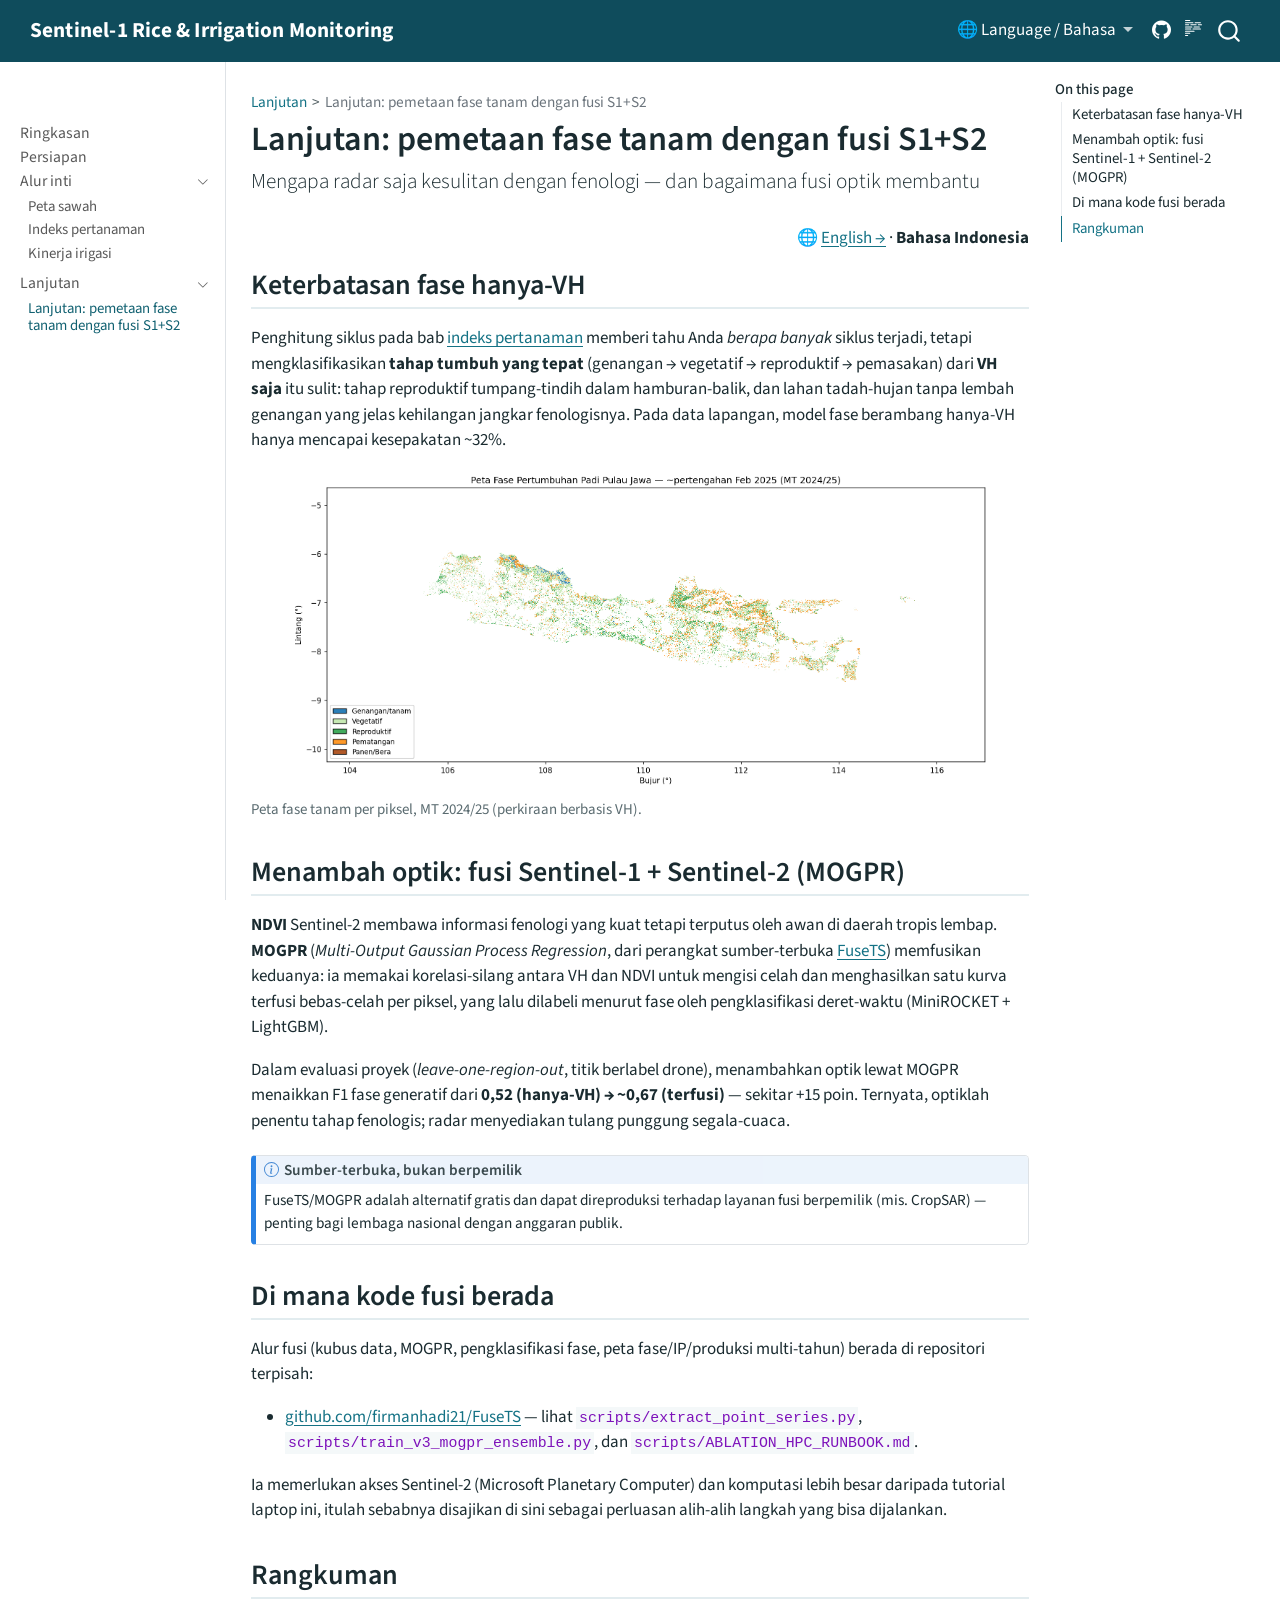
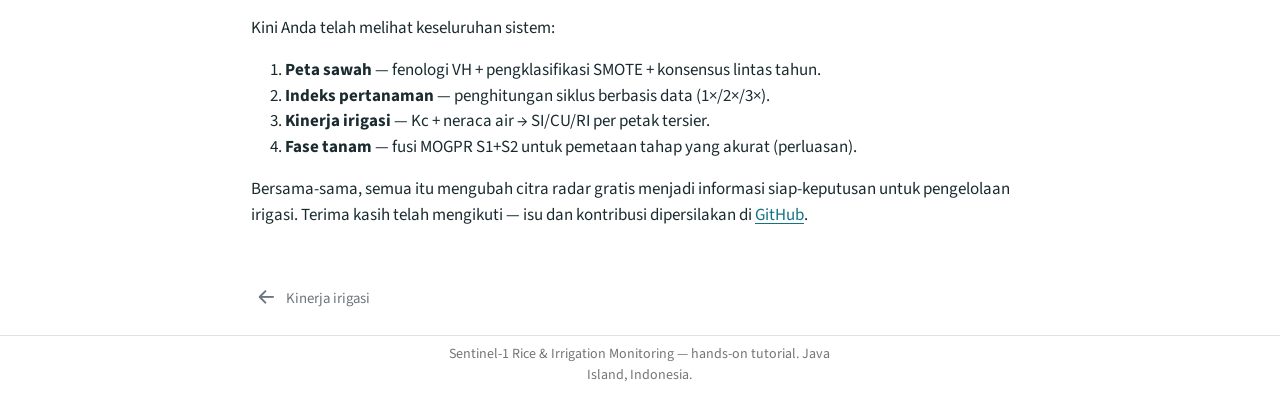
<file: docs/id/growth-phase.html>
<!DOCTYPE html>
<html xmlns="http://www.w3.org/1999/xhtml" lang="en" xml:lang="en"><head>

<meta charset="utf-8">
<meta name="generator" content="quarto-1.9.38">

<meta name="viewport" content="width=device-width, initial-scale=1.0, user-scalable=yes">


<title>Lanjutan: pemetaan fase tanam dengan fusi S1+S2 – Sentinel-1 Rice &amp; Irrigation Monitoring</title>
<style>
/* Default styles provided by pandoc.
** See https://pandoc.org/MANUAL.html#variables-for-html for config info.
*/
code{white-space: pre-wrap;}
span.smallcaps{font-variant: small-caps;}
div.columns{display: flex; gap: min(4vw, 1.5em);}
div.column{flex: auto; overflow-x: auto;}
div.hanging-indent{margin-left: 1.5em; text-indent: -1.5em;}
ul.task-list{list-style: none;}
ul.task-list li input[type="checkbox"] {
  width: 0.8em;
  margin: 0 0.8em 0.2em -1em; /* quarto-specific, see https://github.com/quarto-dev/quarto-cli/issues/4556 */ 
  vertical-align: middle;
}
</style>


<script src="../site_libs/quarto-nav/quarto-nav.js"></script>
<script src="../site_libs/quarto-nav/headroom.min.js"></script>
<script src="../site_libs/clipboard/clipboard.min.js"></script>
<script src="../site_libs/quarto-search/autocomplete.umd.js"></script>
<script src="../site_libs/quarto-search/fuse.min.js"></script>
<script src="../site_libs/quarto-search/quarto-search.js"></script>
<meta name="quarto:offset" content="../">
<link href="../id/irrigation-performance.html" rel="prev">
<script src="../site_libs/quarto-html/quarto.js" type="module"></script>
<script src="../site_libs/quarto-html/tabsets/tabsets.js" type="module"></script>
<script src="../site_libs/quarto-html/popper.min.js"></script>
<script src="../site_libs/quarto-html/tippy.umd.min.js"></script>
<script src="../site_libs/quarto-html/anchor.min.js"></script>
<link href="../site_libs/quarto-html/tippy.css" rel="stylesheet">
<link href="../site_libs/quarto-html/quarto-syntax-highlighting-15634bcf2e68342d4ad2dfa704d543f6.css" rel="stylesheet" id="quarto-text-highlighting-styles">
<script src="../site_libs/bootstrap/bootstrap.min.js"></script>
<link href="../site_libs/bootstrap/bootstrap-icons.css" rel="stylesheet">
<link href="../site_libs/bootstrap/bootstrap-a62e4a8c4ed1f37879b9d6c8c541ae5b.min.css" rel="stylesheet" append-hash="true" id="quarto-bootstrap" data-mode="light">
<script id="quarto-search-options" type="application/json">{
  "location": "navbar",
  "copy-button": false,
  "collapse-after": 3,
  "panel-placement": "end",
  "type": "overlay",
  "limit": 50,
  "keyboard-shortcut": [
    "f",
    "/",
    "s"
  ],
  "show-item-context": false,
  "language": {
    "search-no-results-text": "No results",
    "search-matching-documents-text": "matching documents",
    "search-copy-link-title": "Copy link to search",
    "search-hide-matches-text": "Hide additional matches",
    "search-more-match-text": "more match in this document",
    "search-more-matches-text": "more matches in this document",
    "search-clear-button-title": "Clear",
    "search-text-placeholder": "",
    "search-detached-cancel-button-title": "Cancel",
    "search-submit-button-title": "Submit",
    "search-label": "Search"
  }
}</script>
<style>html{ scroll-behavior: smooth; }</style>


</head>

<body class="nav-sidebar docked nav-fixed quarto-light">

<div id="quarto-search-results"></div>
  <header id="quarto-header" class="headroom fixed-top">
    <nav class="navbar navbar-expand-lg " data-bs-theme="dark">
      <div class="navbar-container container-fluid">
      <div class="navbar-brand-container mx-auto">
    <a class="navbar-brand" href="../index.html">
    <span class="navbar-title">Sentinel-1 Rice &amp; Irrigation Monitoring</span>
    </a>
  </div>
            <div id="quarto-search" class="" title="Search"></div>
          <button class="navbar-toggler" type="button" data-bs-toggle="collapse" data-bs-target="#navbarCollapse" aria-controls="navbarCollapse" role="menu" aria-expanded="false" aria-label="Toggle navigation" onclick="if (window.quartoToggleHeadroom) { window.quartoToggleHeadroom(); }">
  <span class="navbar-toggler-icon"></span>
</button>
          <div class="collapse navbar-collapse" id="navbarCollapse">
            <ul class="navbar-nav navbar-nav-scroll ms-auto">
  <li class="nav-item dropdown ">
    <a class="nav-link dropdown-toggle" href="#" id="nav-menu-language--bahasa" role="link" data-bs-toggle="dropdown" aria-expanded="false">
 <span class="menu-text">🌐 Language / Bahasa</span>
    </a>
    <ul class="dropdown-menu dropdown-menu-end" aria-labelledby="nav-menu-language--bahasa">    
        <li>
    <a class="dropdown-item" href="../index.html">
 <span class="dropdown-text">English</span></a>
  </li>  
        <li>
    <a class="dropdown-item" href="../id/index.html">
 <span class="dropdown-text">Bahasa Indonesia</span></a>
  </li>  
    </ul>
  </li>
  <li class="nav-item compact">
    <a class="nav-link" href="https://github.com/firmanhadi21/s1-rice-irrigation-tutorial"> <i class="bi bi-github" role="img" aria-label="GitHub">
</i> 
<span class="menu-text"></span></a>
  </li>  
</ul>
          </div> <!-- /navcollapse -->
            <div class="quarto-navbar-tools">
  <a href="" class="quarto-reader-toggle quarto-navigation-tool px-1" onclick="window.quartoToggleReader(); return false;" title="Toggle reader mode">
  <div class="quarto-reader-toggle-btn">
  <i class="bi"></i>
  </div>
</a>
</div>
      </div> <!-- /container-fluid -->
    </nav>
  <nav class="quarto-secondary-nav">
    <div class="container-fluid d-flex">
      <button type="button" class="quarto-btn-toggle btn" data-bs-toggle="collapse" role="button" data-bs-target=".quarto-sidebar-collapse-item" aria-controls="quarto-sidebar" aria-expanded="false" aria-label="Toggle sidebar navigation" onclick="if (window.quartoToggleHeadroom) { window.quartoToggleHeadroom(); }">
        <i class="bi bi-layout-text-sidebar-reverse"></i>
      </button>
        <nav class="quarto-page-breadcrumbs" aria-label="breadcrumb"><ol class="breadcrumb"><li class="breadcrumb-item"><a href="../id/growth-phase.html">Lanjutan</a></li><li class="breadcrumb-item"><a href="../id/growth-phase.html">Lanjutan: pemetaan fase tanam dengan fusi S1+S2</a></li></ol></nav>
        <a class="flex-grow-1" role="navigation" data-bs-toggle="collapse" data-bs-target=".quarto-sidebar-collapse-item" aria-controls="quarto-sidebar" aria-expanded="false" aria-label="Toggle sidebar navigation" onclick="if (window.quartoToggleHeadroom) { window.quartoToggleHeadroom(); }">      
        </a>
      <button type="button" class="btn quarto-search-button" aria-label="Search" onclick="window.quartoOpenSearch();">
        <i class="bi bi-search"></i>
      </button>
    </div>
  </nav>
</header>
<!-- content -->
<div id="quarto-content" class="quarto-container page-columns page-rows-contents page-layout-article page-navbar">
<!-- sidebar -->
  <nav id="quarto-sidebar" class="sidebar collapse collapse-horizontal quarto-sidebar-collapse-item sidebar-navigation docked overflow-auto">
        <div class="mt-2 flex-shrink-0 align-items-center">
        <div class="sidebar-search">
        <div id="quarto-search" class="" title="Search"></div>
        </div>
        </div>
    <div class="sidebar-menu-container"> 
    <ul class="list-unstyled mt-1">
        <li class="sidebar-item">
  <div class="sidebar-item-container"> 
  <a href="../id/index.html" class="sidebar-item-text sidebar-link">
 <span class="menu-text">Ringkasan</span></a>
  </div>
</li>
        <li class="sidebar-item">
  <div class="sidebar-item-container"> 
  <a href="../id/setup.html" class="sidebar-item-text sidebar-link">
 <span class="menu-text">Persiapan</span></a>
  </div>
</li>
        <li class="sidebar-item sidebar-item-section">
      <div class="sidebar-item-container"> 
            <a class="sidebar-item-text sidebar-link text-start" data-bs-toggle="collapse" data-bs-target="#quarto-sidebar-section-1" role="navigation" aria-expanded="true">
 <span class="menu-text">Alur inti</span></a>
          <a class="sidebar-item-toggle text-start" data-bs-toggle="collapse" data-bs-target="#quarto-sidebar-section-1" role="navigation" aria-expanded="true" aria-label="Toggle section">
            <i class="bi bi-chevron-right ms-2"></i>
          </a> 
      </div>
      <ul id="quarto-sidebar-section-1" class="collapse list-unstyled sidebar-section depth1 show">  
          <li class="sidebar-item">
  <div class="sidebar-item-container"> 
  <a href="../id/paddy-map.html" class="sidebar-item-text sidebar-link">
 <span class="menu-text">Peta sawah</span></a>
  </div>
</li>
          <li class="sidebar-item">
  <div class="sidebar-item-container"> 
  <a href="../id/planting-index.html" class="sidebar-item-text sidebar-link">
 <span class="menu-text">Indeks pertanaman</span></a>
  </div>
</li>
          <li class="sidebar-item">
  <div class="sidebar-item-container"> 
  <a href="../id/irrigation-performance.html" class="sidebar-item-text sidebar-link">
 <span class="menu-text">Kinerja irigasi</span></a>
  </div>
</li>
      </ul>
  </li>
        <li class="sidebar-item sidebar-item-section">
      <div class="sidebar-item-container"> 
            <a class="sidebar-item-text sidebar-link text-start" data-bs-toggle="collapse" data-bs-target="#quarto-sidebar-section-2" role="navigation" aria-expanded="true">
 <span class="menu-text">Lanjutan</span></a>
          <a class="sidebar-item-toggle text-start" data-bs-toggle="collapse" data-bs-target="#quarto-sidebar-section-2" role="navigation" aria-expanded="true" aria-label="Toggle section">
            <i class="bi bi-chevron-right ms-2"></i>
          </a> 
      </div>
      <ul id="quarto-sidebar-section-2" class="collapse list-unstyled sidebar-section depth1 show">  
          <li class="sidebar-item">
  <div class="sidebar-item-container"> 
  <a href="../id/growth-phase.html" class="sidebar-item-text sidebar-link active">
 <span class="menu-text">Lanjutan: pemetaan fase tanam dengan fusi S1+S2</span></a>
  </div>
</li>
      </ul>
  </li>
    </ul>
    </div>
</nav>
<div id="quarto-sidebar-glass" class="quarto-sidebar-collapse-item" data-bs-toggle="collapse" data-bs-target=".quarto-sidebar-collapse-item"></div>
<!-- margin-sidebar -->
    <div id="quarto-margin-sidebar" class="sidebar margin-sidebar">
        <nav id="TOC" role="doc-toc" class="toc-active">
    <h2 id="toc-title">On this page</h2>
   
  <ul>
  <li><a href="#keterbatasan-fase-hanya-vh" id="toc-keterbatasan-fase-hanya-vh" class="nav-link active" data-scroll-target="#keterbatasan-fase-hanya-vh">Keterbatasan fase hanya-VH</a></li>
  <li><a href="#menambah-optik-fusi-sentinel-1-sentinel-2-mogpr" id="toc-menambah-optik-fusi-sentinel-1-sentinel-2-mogpr" class="nav-link" data-scroll-target="#menambah-optik-fusi-sentinel-1-sentinel-2-mogpr">Menambah optik: fusi Sentinel-1 + Sentinel-2 (MOGPR)</a></li>
  <li><a href="#di-mana-kode-fusi-berada" id="toc-di-mana-kode-fusi-berada" class="nav-link" data-scroll-target="#di-mana-kode-fusi-berada">Di mana kode fusi berada</a></li>
  <li><a href="#rangkuman" id="toc-rangkuman" class="nav-link" data-scroll-target="#rangkuman">Rangkuman</a></li>
  </ul>
</nav>
    </div>
<!-- main -->
<main class="content" id="quarto-document-content">

<header id="title-block-header" class="quarto-title-block default"><nav class="quarto-page-breadcrumbs quarto-title-breadcrumbs d-none d-lg-block" aria-label="breadcrumb"><ol class="breadcrumb"><li class="breadcrumb-item"><a href="../id/growth-phase.html">Lanjutan</a></li><li class="breadcrumb-item"><a href="../id/growth-phase.html">Lanjutan: pemetaan fase tanam dengan fusi S1+S2</a></li></ol></nav>
<div class="quarto-title">
<h1 class="title">Lanjutan: pemetaan fase tanam dengan fusi S1+S2</h1>
<p class="subtitle lead">Mengapa radar saja kesulitan dengan fenologi — dan bagaimana fusi optik membantu</p>
</div>



<div class="quarto-title-meta">

    
  
    
  </div>
  


</header>


<div class="text-end">
<p>🌐 <a href="../growth-phase.html">English →</a> · <strong>Bahasa Indonesia</strong></p>
</div>
<section id="keterbatasan-fase-hanya-vh" class="level2">
<h2 class="anchored" data-anchor-id="keterbatasan-fase-hanya-vh">Keterbatasan fase hanya-VH</h2>
<p>Penghitung siklus pada bab <a href="../id/planting-index.html">indeks pertanaman</a> memberi tahu Anda <em>berapa banyak</em> siklus terjadi, tetapi mengklasifikasikan <strong>tahap tumbuh yang tepat</strong> (genangan → vegetatif → reproduktif → pemasakan) dari <strong>VH saja</strong> itu sulit: tahap reproduktif tumpang-tindih dalam hamburan-balik, dan lahan tadah-hujan tanpa lembah genangan yang jelas kehilangan jangkar fenologisnya. Pada data lapangan, model fase berambang hanya-VH hanya mencapai kesepakatan ~32%.</p>
<div class="quarto-figure quarto-figure-center">
<figure class="figure">
<p><img src="../images/fig_growth_phase_mt2024_25.png" class="img-fluid figure-img" style="width:90.0%"></p>
<figcaption>Peta fase tanam per piksel, MT 2024/25 (perkiraan berbasis VH).</figcaption>
</figure>
</div>
</section>
<section id="menambah-optik-fusi-sentinel-1-sentinel-2-mogpr" class="level2">
<h2 class="anchored" data-anchor-id="menambah-optik-fusi-sentinel-1-sentinel-2-mogpr">Menambah optik: fusi Sentinel-1 + Sentinel-2 (MOGPR)</h2>
<p><strong>NDVI</strong> Sentinel-2 membawa informasi fenologi yang kuat tetapi terputus oleh awan di daerah tropis lembap. <strong>MOGPR</strong> (<em>Multi-Output Gaussian Process Regression</em>, dari perangkat sumber-terbuka <a href="https://github.com/Open-EO/FuseTS">FuseTS</a>) memfusikan keduanya: ia memakai korelasi-silang antara VH dan NDVI untuk mengisi celah dan menghasilkan satu kurva terfusi bebas-celah per piksel, yang lalu dilabeli menurut fase oleh pengklasifikasi deret-waktu (MiniROCKET + LightGBM).</p>
<p>Dalam evaluasi proyek (<em>leave-one-region-out</em>, titik berlabel drone), menambahkan optik lewat MOGPR menaikkan F1 fase generatif dari <strong>0,52 (hanya-VH) → ~0,67 (terfusi)</strong> — sekitar +15 poin. Ternyata, optiklah penentu tahap fenologis; radar menyediakan tulang punggung segala-cuaca.</p>
<div class="callout callout-style-default callout-note callout-titled">
<div class="callout-header d-flex align-content-center">
<div class="callout-icon-container">
<i class="callout-icon"></i>
</div>
<div class="callout-title-container flex-fill">
<span class="screen-reader-only">Note</span>Sumber-terbuka, bukan berpemilik
</div>
</div>
<div class="callout-body-container callout-body">
<p>FuseTS/MOGPR adalah alternatif gratis dan dapat direproduksi terhadap layanan fusi berpemilik (mis. CropSAR) — penting bagi lembaga nasional dengan anggaran publik.</p>
</div>
</div>
</section>
<section id="di-mana-kode-fusi-berada" class="level2">
<h2 class="anchored" data-anchor-id="di-mana-kode-fusi-berada">Di mana kode fusi berada</h2>
<p>Alur fusi (kubus data, MOGPR, pengklasifikasi fase, peta fase/IP/produksi multi-tahun) berada di repositori terpisah:</p>
<ul>
<li><strong><a href="https://github.com/firmanhadi21/FuseTS">github.com/firmanhadi21/FuseTS</a></strong> — lihat <code>scripts/extract_point_series.py</code>, <code>scripts/train_v3_mogpr_ensemble.py</code>, dan <code>scripts/ABLATION_HPC_RUNBOOK.md</code>.</li>
</ul>
<p>Ia memerlukan akses Sentinel-2 (Microsoft Planetary Computer) dan komputasi lebih besar daripada tutorial laptop ini, itulah sebabnya disajikan di sini sebagai perluasan alih-alih langkah yang bisa dijalankan.</p>
</section>
<section id="rangkuman" class="level2">
<h2 class="anchored" data-anchor-id="rangkuman">Rangkuman</h2>
<p>Kini Anda telah melihat keseluruhan sistem:</p>
<ol type="1">
<li><strong>Peta sawah</strong> — fenologi VH + pengklasifikasi SMOTE + konsensus lintas tahun.</li>
<li><strong>Indeks pertanaman</strong> — penghitungan siklus berbasis data (1×/2×/3×).</li>
<li><strong>Kinerja irigasi</strong> — Kc + neraca air → SI/CU/RI per petak tersier.</li>
<li><strong>Fase tanam</strong> — fusi MOGPR S1+S2 untuk pemetaan tahap yang akurat (perluasan).</li>
</ol>
<p>Bersama-sama, semua itu mengubah citra radar gratis menjadi informasi siap-keputusan untuk pengelolaan irigasi. Terima kasih telah mengikuti — isu dan kontribusi dipersilakan di <a href="https://github.com/firmanhadi21/s1-rice-irrigation-tutorial">GitHub</a>.</p>


</section>

</main> <!-- /main -->
<script id="quarto-html-after-body" type="application/javascript">
  window.document.addEventListener("DOMContentLoaded", function (event) {
    const icon = "";
    const anchorJS = new window.AnchorJS();
    anchorJS.options = {
      placement: 'right',
      icon: icon
    };
    anchorJS.add('.anchored');
    const isCodeAnnotation = (el) => {
      for (const clz of el.classList) {
        if (clz.startsWith('code-annotation-')) {                     
          return true;
        }
      }
      return false;
    }
    const onCopySuccess = function(e) {
      // button target
      const button = e.trigger;
      // don't keep focus
      button.blur();
      // flash "checked"
      button.classList.add('code-copy-button-checked');
      var currentTitle = button.getAttribute("title");
      button.setAttribute("title", "Copied!");
      let tooltip;
      if (window.bootstrap) {
        button.setAttribute("data-bs-toggle", "tooltip");
        button.setAttribute("data-bs-placement", "left");
        button.setAttribute("data-bs-title", "Copied!");
        tooltip = new bootstrap.Tooltip(button, 
          { trigger: "manual", 
            customClass: "code-copy-button-tooltip",
            offset: [0, -8]});
        tooltip.show();    
      }
      setTimeout(function() {
        if (tooltip) {
          tooltip.hide();
          button.removeAttribute("data-bs-title");
          button.removeAttribute("data-bs-toggle");
          button.removeAttribute("data-bs-placement");
        }
        button.setAttribute("title", currentTitle);
        button.classList.remove('code-copy-button-checked');
      }, 1000);
      // clear code selection
      e.clearSelection();
    }
    const getTextToCopy = function(trigger) {
      const outerScaffold = trigger.parentElement.cloneNode(true);
      const codeEl = outerScaffold.querySelector('code');
      for (const childEl of codeEl.children) {
        if (isCodeAnnotation(childEl)) {
          childEl.remove();
        }
      }
      return codeEl.innerText;
    }
    const clipboard = new window.ClipboardJS('.code-copy-button:not([data-in-quarto-modal])', {
      text: getTextToCopy
    });
    clipboard.on('success', onCopySuccess);
    if (window.document.getElementById('quarto-embedded-source-code-modal')) {
      const clipboardModal = new window.ClipboardJS('.code-copy-button[data-in-quarto-modal]', {
        text: getTextToCopy,
        container: window.document.getElementById('quarto-embedded-source-code-modal')
      });
      clipboardModal.on('success', onCopySuccess);
    }
      var localhostRegex = new RegExp(/^(?:http|https):\/\/localhost\:?[0-9]*\//);
      var mailtoRegex = new RegExp(/^mailto:/);
        var filterRegex = new RegExp('/' + window.location.host + '/');
      var isInternal = (href) => {
          return filterRegex.test(href) || localhostRegex.test(href) || mailtoRegex.test(href);
      }
      // Inspect non-navigation links and adorn them if external
     var links = window.document.querySelectorAll('a[href]:not(.nav-link):not(.navbar-brand):not(.toc-action):not(.sidebar-link):not(.sidebar-item-toggle):not(.pagination-link):not(.no-external):not([aria-hidden]):not(.dropdown-item):not(.quarto-navigation-tool):not(.about-link)');
      for (var i=0; i<links.length; i++) {
        const link = links[i];
        if (!isInternal(link.href)) {
          // undo the damage that might have been done by quarto-nav.js in the case of
          // links that we want to consider external
          if (link.dataset.originalHref !== undefined) {
            link.href = link.dataset.originalHref;
          }
            // target, if specified
            link.setAttribute("target", "_blank");
            if (link.getAttribute("rel") === null) {
              link.setAttribute("rel", "noopener");
            }
        }
      }
    function tippyHover(el, contentFn, onTriggerFn, onUntriggerFn) {
      const config = {
        allowHTML: true,
        maxWidth: 500,
        delay: 100,
        arrow: false,
        appendTo: function(el) {
            return el.parentElement;
        },
        interactive: true,
        interactiveBorder: 10,
        theme: 'quarto',
        placement: 'bottom-start',
      };
      if (contentFn) {
        config.content = contentFn;
      }
      if (onTriggerFn) {
        config.onTrigger = onTriggerFn;
      }
      if (onUntriggerFn) {
        config.onUntrigger = onUntriggerFn;
      }
      window.tippy(el, config); 
    }
    const noterefs = window.document.querySelectorAll('a[role="doc-noteref"]');
    for (var i=0; i<noterefs.length; i++) {
      const ref = noterefs[i];
      tippyHover(ref, function() {
        // use id or data attribute instead here
        let href = ref.getAttribute('data-footnote-href') || ref.getAttribute('href');
        try { href = new URL(href).hash; } catch {}
        const id = href.replace(/^#\/?/, "");
        const note = window.document.getElementById(id);
        if (note) {
          return note.innerHTML;
        } else {
          return "";
        }
      });
    }
    const xrefs = window.document.querySelectorAll('a.quarto-xref');
    const processXRef = (id, note) => {
      // Strip column container classes
      const stripColumnClz = (el) => {
        el.classList.remove("page-full", "page-columns");
        if (el.children) {
          for (const child of el.children) {
            stripColumnClz(child);
          }
        }
      }
      stripColumnClz(note)
      if (id === null || id.startsWith('sec-')) {
        // Special case sections, only their first couple elements
        const container = document.createElement("div");
        if (note.children && note.children.length > 2) {
          container.appendChild(note.children[0].cloneNode(true));
          for (let i = 1; i < note.children.length; i++) {
            const child = note.children[i];
            if (child.tagName === "P" && child.innerText === "") {
              continue;
            } else {
              container.appendChild(child.cloneNode(true));
              break;
            }
          }
          if (window.Quarto?.typesetMath) {
            window.Quarto.typesetMath(container);
          }
          return container.innerHTML
        } else {
          if (window.Quarto?.typesetMath) {
            window.Quarto.typesetMath(note);
          }
          return note.innerHTML;
        }
      } else {
        // Remove any anchor links if they are present
        const anchorLink = note.querySelector('a.anchorjs-link');
        if (anchorLink) {
          anchorLink.remove();
        }
        if (window.Quarto?.typesetMath) {
          window.Quarto.typesetMath(note);
        }
        if (note.classList.contains("callout")) {
          return note.outerHTML;
        } else {
          return note.innerHTML;
        }
      }
    }
    for (var i=0; i<xrefs.length; i++) {
      const xref = xrefs[i];
      tippyHover(xref, undefined, function(instance) {
        instance.disable();
        let url = xref.getAttribute('href');
        let hash = undefined; 
        if (url.startsWith('#')) {
          hash = url;
        } else {
          try { hash = new URL(url).hash; } catch {}
        }
        if (hash) {
          const id = hash.replace(/^#\/?/, "");
          const note = window.document.getElementById(id);
          if (note !== null) {
            try {
              const html = processXRef(id, note.cloneNode(true));
              instance.setContent(html);
            } finally {
              instance.enable();
              instance.show();
            }
          } else {
            // See if we can fetch this
            fetch(url.split('#')[0])
            .then(res => res.text())
            .then(html => {
              const parser = new DOMParser();
              const htmlDoc = parser.parseFromString(html, "text/html");
              const note = htmlDoc.getElementById(id);
              if (note !== null) {
                const html = processXRef(id, note);
                instance.setContent(html);
              } 
            }).finally(() => {
              instance.enable();
              instance.show();
            });
          }
        } else {
          // See if we can fetch a full url (with no hash to target)
          // This is a special case and we should probably do some content thinning / targeting
          fetch(url)
          .then(res => res.text())
          .then(html => {
            const parser = new DOMParser();
            const htmlDoc = parser.parseFromString(html, "text/html");
            const note = htmlDoc.querySelector('main.content');
            if (note !== null) {
              // This should only happen for chapter cross references
              // (since there is no id in the URL)
              // remove the first header
              if (note.children.length > 0 && note.children[0].tagName === "HEADER") {
                note.children[0].remove();
              }
              const html = processXRef(null, note);
              instance.setContent(html);
            } 
          }).finally(() => {
            instance.enable();
            instance.show();
          });
        }
      }, function(instance) {
      });
    }
        let selectedAnnoteEl;
        const selectorForAnnotation = ( cell, annotation) => {
          let cellAttr = 'data-code-cell="' + cell + '"';
          let lineAttr = 'data-code-annotation="' +  annotation + '"';
          const selector = 'span[' + cellAttr + '][' + lineAttr + ']';
          return selector;
        }
        const selectCodeLines = (annoteEl) => {
          const doc = window.document;
          const targetCell = annoteEl.getAttribute("data-target-cell");
          const targetAnnotation = annoteEl.getAttribute("data-target-annotation");
          const annoteSpan = window.document.querySelector(selectorForAnnotation(targetCell, targetAnnotation));
          const lines = annoteSpan.getAttribute("data-code-lines").split(",");
          const lineIds = lines.map((line) => {
            return targetCell + "-" + line;
          })
          let top = null;
          let height = null;
          let parent = null;
          if (lineIds.length > 0) {
              //compute the position of the single el (top and bottom and make a div)
              const el = window.document.getElementById(lineIds[0]);
              top = el.offsetTop;
              height = el.offsetHeight;
              parent = el.parentElement.parentElement;
            if (lineIds.length > 1) {
              const lastEl = window.document.getElementById(lineIds[lineIds.length - 1]);
              const bottom = lastEl.offsetTop + lastEl.offsetHeight;
              height = bottom - top;
            }
            if (top !== null && height !== null && parent !== null) {
              // cook up a div (if necessary) and position it 
              let div = window.document.getElementById("code-annotation-line-highlight");
              if (div === null) {
                div = window.document.createElement("div");
                div.setAttribute("id", "code-annotation-line-highlight");
                div.style.position = 'absolute';
                parent.appendChild(div);
              }
              div.style.top = top - 2 + "px";
              div.style.height = height + 4 + "px";
              div.style.left = 0;
              let gutterDiv = window.document.getElementById("code-annotation-line-highlight-gutter");
              if (gutterDiv === null) {
                gutterDiv = window.document.createElement("div");
                gutterDiv.setAttribute("id", "code-annotation-line-highlight-gutter");
                gutterDiv.style.position = 'absolute';
                const codeCell = window.document.getElementById(targetCell);
                const gutter = codeCell.querySelector('.code-annotation-gutter');
                gutter.appendChild(gutterDiv);
              }
              gutterDiv.style.top = top - 2 + "px";
              gutterDiv.style.height = height + 4 + "px";
            }
            selectedAnnoteEl = annoteEl;
          }
        };
        const unselectCodeLines = () => {
          const elementsIds = ["code-annotation-line-highlight", "code-annotation-line-highlight-gutter"];
          elementsIds.forEach((elId) => {
            const div = window.document.getElementById(elId);
            if (div) {
              div.remove();
            }
          });
          selectedAnnoteEl = undefined;
        };
          // Handle positioning of the toggle
      window.addEventListener(
        "resize",
        throttle(() => {
          elRect = undefined;
          if (selectedAnnoteEl) {
            selectCodeLines(selectedAnnoteEl);
          }
        }, 10)
      );
      function throttle(fn, ms) {
      let throttle = false;
      let timer;
        return (...args) => {
          if(!throttle) { // first call gets through
              fn.apply(this, args);
              throttle = true;
          } else { // all the others get throttled
              if(timer) clearTimeout(timer); // cancel #2
              timer = setTimeout(() => {
                fn.apply(this, args);
                timer = throttle = false;
              }, ms);
          }
        };
      }
        // Attach click handler to the DT
        const annoteDls = window.document.querySelectorAll('dt[data-target-cell]');
        for (const annoteDlNode of annoteDls) {
          annoteDlNode.addEventListener('click', (event) => {
            const clickedEl = event.target;
            if (clickedEl !== selectedAnnoteEl) {
              unselectCodeLines();
              const activeEl = window.document.querySelector('dt[data-target-cell].code-annotation-active');
              if (activeEl) {
                activeEl.classList.remove('code-annotation-active');
              }
              selectCodeLines(clickedEl);
              clickedEl.classList.add('code-annotation-active');
            } else {
              // Unselect the line
              unselectCodeLines();
              clickedEl.classList.remove('code-annotation-active');
            }
          });
        }
    const findCites = (el) => {
      const parentEl = el.parentElement;
      if (parentEl) {
        const cites = parentEl.dataset.cites;
        if (cites) {
          return {
            el,
            cites: cites.split(' ')
          };
        } else {
          return findCites(el.parentElement)
        }
      } else {
        return undefined;
      }
    };
    var bibliorefs = window.document.querySelectorAll('a[role="doc-biblioref"]');
    for (var i=0; i<bibliorefs.length; i++) {
      const ref = bibliorefs[i];
      const citeInfo = findCites(ref);
      if (citeInfo) {
        tippyHover(citeInfo.el, function() {
          var popup = window.document.createElement('div');
          citeInfo.cites.forEach(function(cite) {
            var citeDiv = window.document.createElement('div');
            citeDiv.classList.add('hanging-indent');
            citeDiv.classList.add('csl-entry');
            var biblioDiv = window.document.getElementById('ref-' + cite);
            if (biblioDiv) {
              citeDiv.innerHTML = biblioDiv.innerHTML;
            }
            popup.appendChild(citeDiv);
          });
          return popup.innerHTML;
        });
      }
    }
  });
  </script>
<nav class="page-navigation">
  <div class="nav-page nav-page-previous">
      <a href="../id/irrigation-performance.html" class="pagination-link" aria-label="Kinerja irigasi">
        <i class="bi bi-arrow-left-short"></i> <span class="nav-page-text">Kinerja irigasi</span>
      </a>          
  </div>
  <div class="nav-page nav-page-next">
  </div>
</nav>
</div> <!-- /content -->
<footer class="footer">
  <div class="nav-footer">
    <div class="nav-footer-left">
      &nbsp;
    </div>   
    <div class="nav-footer-center">
<p>Sentinel-1 Rice &amp; Irrigation Monitoring — hands-on tutorial. Java Island, Indonesia.</p>
</div>
    <div class="nav-footer-right">
      &nbsp;
    </div>
  </div>
</footer>




<script src="../site_libs/quarto-html/zenscroll-min.js"></script>
</body></html>
</file>
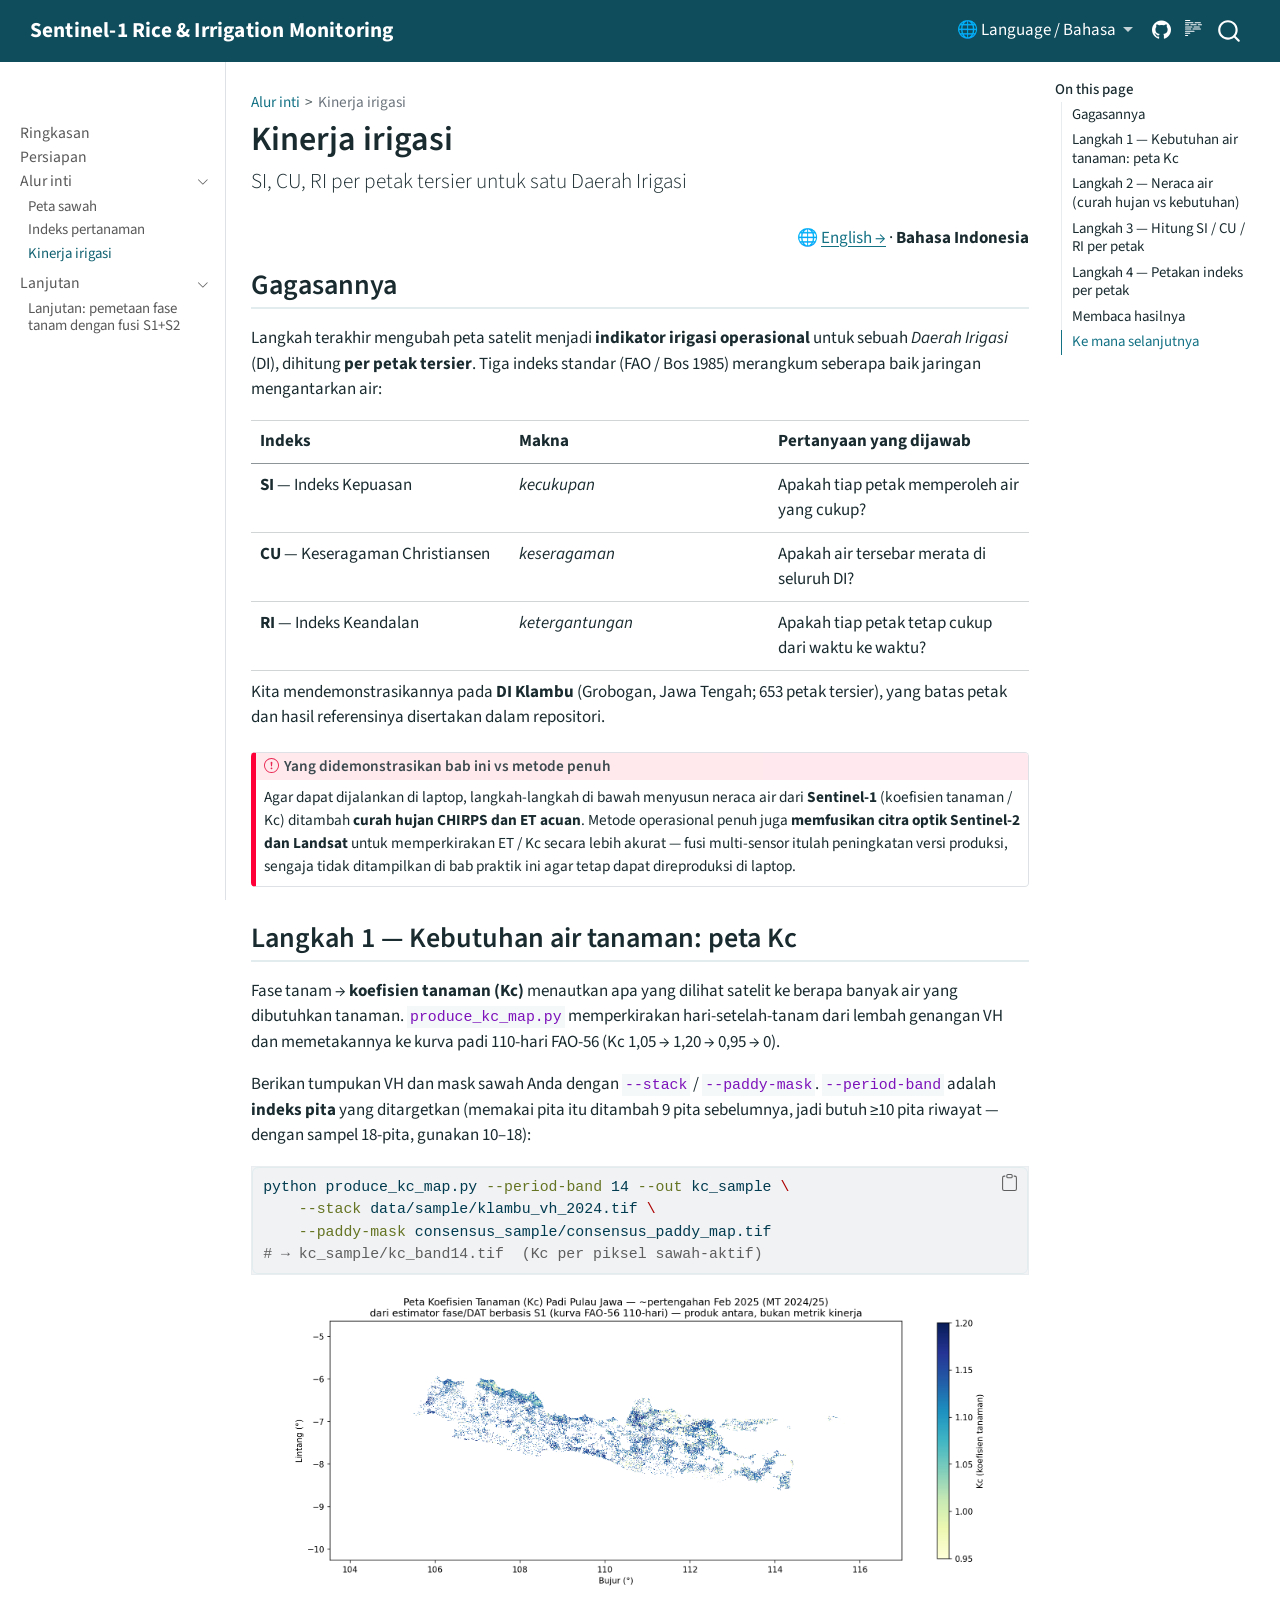
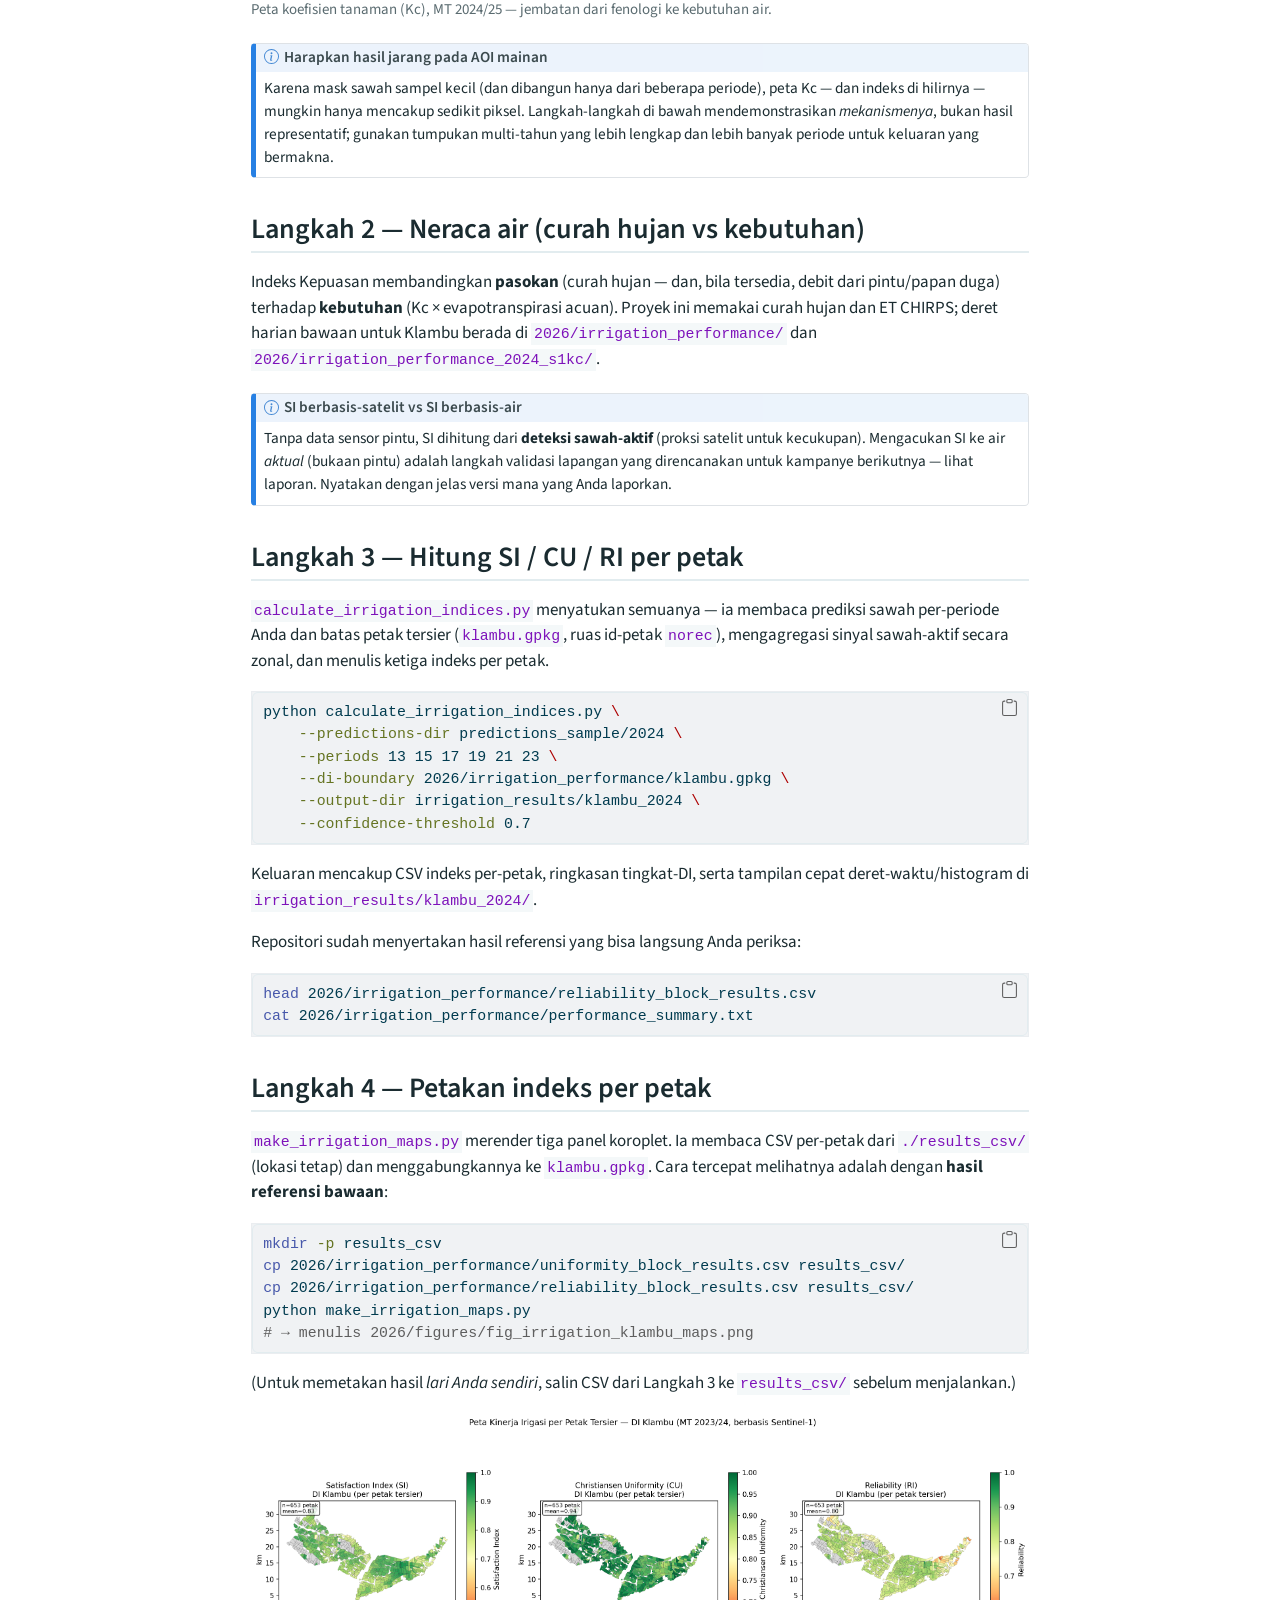
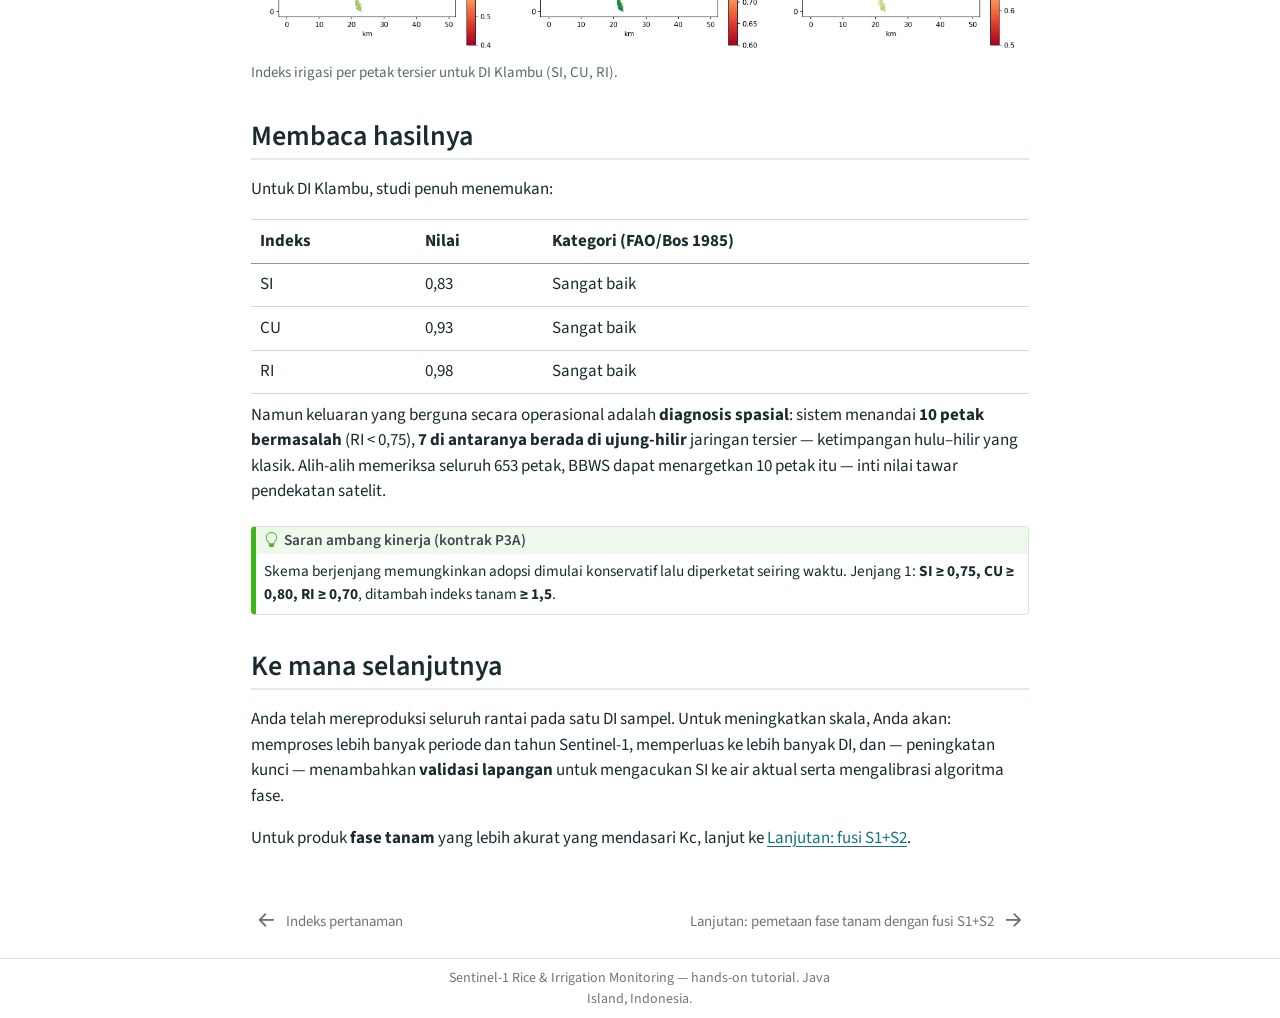
<file: docs/id/irrigation-performance.html>
<!DOCTYPE html>
<html xmlns="http://www.w3.org/1999/xhtml" lang="en" xml:lang="en"><head>

<meta charset="utf-8">
<meta name="generator" content="quarto-1.9.38">

<meta name="viewport" content="width=device-width, initial-scale=1.0, user-scalable=yes">


<title>Kinerja irigasi – Sentinel-1 Rice &amp; Irrigation Monitoring</title>
<style>
/* Default styles provided by pandoc.
** See https://pandoc.org/MANUAL.html#variables-for-html for config info.
*/
code{white-space: pre-wrap;}
span.smallcaps{font-variant: small-caps;}
div.columns{display: flex; gap: min(4vw, 1.5em);}
div.column{flex: auto; overflow-x: auto;}
div.hanging-indent{margin-left: 1.5em; text-indent: -1.5em;}
ul.task-list{list-style: none;}
ul.task-list li input[type="checkbox"] {
  width: 0.8em;
  margin: 0 0.8em 0.2em -1em; /* quarto-specific, see https://github.com/quarto-dev/quarto-cli/issues/4556 */ 
  vertical-align: middle;
}
/* CSS for syntax highlighting */
html { -webkit-text-size-adjust: 100%; }
pre > code.sourceCode { white-space: pre; position: relative; }
pre > code.sourceCode > span { display: inline-block; line-height: 1.25; }
pre > code.sourceCode > span:empty { height: 1.2em; }
.sourceCode { overflow: visible; }
code.sourceCode > span { color: inherit; text-decoration: inherit; }
div.sourceCode { margin: 1em 0; }
pre.sourceCode { margin: 0; }
@media screen {
div.sourceCode { overflow: auto; }
}
@media print {
pre > code.sourceCode { white-space: pre-wrap; }
pre > code.sourceCode > span { text-indent: -5em; padding-left: 5em; }
}
pre.numberSource code
  { counter-reset: source-line 0; }
pre.numberSource code > span
  { position: relative; left: -4em; counter-increment: source-line; }
pre.numberSource code > span > a:first-child::before
  { content: counter(source-line);
    position: relative; left: -1em; text-align: right; vertical-align: baseline;
    border: none; display: inline-block;
    -webkit-touch-callout: none; -webkit-user-select: none;
    -khtml-user-select: none; -moz-user-select: none;
    -ms-user-select: none; user-select: none;
    padding: 0 4px; width: 4em;
  }
pre.numberSource { margin-left: 3em;  padding-left: 4px; }
div.sourceCode
  {   }
@media screen {
pre > code.sourceCode > span > a:first-child::before { text-decoration: underline; }
}
</style>


<script src="../site_libs/quarto-nav/quarto-nav.js"></script>
<script src="../site_libs/quarto-nav/headroom.min.js"></script>
<script src="../site_libs/clipboard/clipboard.min.js"></script>
<script src="../site_libs/quarto-search/autocomplete.umd.js"></script>
<script src="../site_libs/quarto-search/fuse.min.js"></script>
<script src="../site_libs/quarto-search/quarto-search.js"></script>
<meta name="quarto:offset" content="../">
<link href="../id/growth-phase.html" rel="next">
<link href="../id/planting-index.html" rel="prev">
<script src="../site_libs/quarto-html/quarto.js" type="module"></script>
<script src="../site_libs/quarto-html/tabsets/tabsets.js" type="module"></script>
<script src="../site_libs/quarto-html/popper.min.js"></script>
<script src="../site_libs/quarto-html/tippy.umd.min.js"></script>
<script src="../site_libs/quarto-html/anchor.min.js"></script>
<link href="../site_libs/quarto-html/tippy.css" rel="stylesheet">
<link href="../site_libs/quarto-html/quarto-syntax-highlighting-15634bcf2e68342d4ad2dfa704d543f6.css" rel="stylesheet" id="quarto-text-highlighting-styles">
<script src="../site_libs/bootstrap/bootstrap.min.js"></script>
<link href="../site_libs/bootstrap/bootstrap-icons.css" rel="stylesheet">
<link href="../site_libs/bootstrap/bootstrap-a62e4a8c4ed1f37879b9d6c8c541ae5b.min.css" rel="stylesheet" append-hash="true" id="quarto-bootstrap" data-mode="light">
<script id="quarto-search-options" type="application/json">{
  "location": "navbar",
  "copy-button": false,
  "collapse-after": 3,
  "panel-placement": "end",
  "type": "overlay",
  "limit": 50,
  "keyboard-shortcut": [
    "f",
    "/",
    "s"
  ],
  "show-item-context": false,
  "language": {
    "search-no-results-text": "No results",
    "search-matching-documents-text": "matching documents",
    "search-copy-link-title": "Copy link to search",
    "search-hide-matches-text": "Hide additional matches",
    "search-more-match-text": "more match in this document",
    "search-more-matches-text": "more matches in this document",
    "search-clear-button-title": "Clear",
    "search-text-placeholder": "",
    "search-detached-cancel-button-title": "Cancel",
    "search-submit-button-title": "Submit",
    "search-label": "Search"
  }
}</script>
<style>html{ scroll-behavior: smooth; }</style>


</head>

<body class="nav-sidebar docked nav-fixed quarto-light">

<div id="quarto-search-results"></div>
  <header id="quarto-header" class="headroom fixed-top">
    <nav class="navbar navbar-expand-lg " data-bs-theme="dark">
      <div class="navbar-container container-fluid">
      <div class="navbar-brand-container mx-auto">
    <a class="navbar-brand" href="../index.html">
    <span class="navbar-title">Sentinel-1 Rice &amp; Irrigation Monitoring</span>
    </a>
  </div>
            <div id="quarto-search" class="" title="Search"></div>
          <button class="navbar-toggler" type="button" data-bs-toggle="collapse" data-bs-target="#navbarCollapse" aria-controls="navbarCollapse" role="menu" aria-expanded="false" aria-label="Toggle navigation" onclick="if (window.quartoToggleHeadroom) { window.quartoToggleHeadroom(); }">
  <span class="navbar-toggler-icon"></span>
</button>
          <div class="collapse navbar-collapse" id="navbarCollapse">
            <ul class="navbar-nav navbar-nav-scroll ms-auto">
  <li class="nav-item dropdown ">
    <a class="nav-link dropdown-toggle" href="#" id="nav-menu-language--bahasa" role="link" data-bs-toggle="dropdown" aria-expanded="false">
 <span class="menu-text">🌐 Language / Bahasa</span>
    </a>
    <ul class="dropdown-menu dropdown-menu-end" aria-labelledby="nav-menu-language--bahasa">    
        <li>
    <a class="dropdown-item" href="../index.html">
 <span class="dropdown-text">English</span></a>
  </li>  
        <li>
    <a class="dropdown-item" href="../id/index.html">
 <span class="dropdown-text">Bahasa Indonesia</span></a>
  </li>  
    </ul>
  </li>
  <li class="nav-item compact">
    <a class="nav-link" href="https://github.com/firmanhadi21/s1-rice-irrigation-tutorial"> <i class="bi bi-github" role="img" aria-label="GitHub">
</i> 
<span class="menu-text"></span></a>
  </li>  
</ul>
          </div> <!-- /navcollapse -->
            <div class="quarto-navbar-tools">
  <a href="" class="quarto-reader-toggle quarto-navigation-tool px-1" onclick="window.quartoToggleReader(); return false;" title="Toggle reader mode">
  <div class="quarto-reader-toggle-btn">
  <i class="bi"></i>
  </div>
</a>
</div>
      </div> <!-- /container-fluid -->
    </nav>
  <nav class="quarto-secondary-nav">
    <div class="container-fluid d-flex">
      <button type="button" class="quarto-btn-toggle btn" data-bs-toggle="collapse" role="button" data-bs-target=".quarto-sidebar-collapse-item" aria-controls="quarto-sidebar" aria-expanded="false" aria-label="Toggle sidebar navigation" onclick="if (window.quartoToggleHeadroom) { window.quartoToggleHeadroom(); }">
        <i class="bi bi-layout-text-sidebar-reverse"></i>
      </button>
        <nav class="quarto-page-breadcrumbs" aria-label="breadcrumb"><ol class="breadcrumb"><li class="breadcrumb-item"><a href="../id/paddy-map.html">Alur inti</a></li><li class="breadcrumb-item"><a href="../id/irrigation-performance.html">Kinerja irigasi</a></li></ol></nav>
        <a class="flex-grow-1" role="navigation" data-bs-toggle="collapse" data-bs-target=".quarto-sidebar-collapse-item" aria-controls="quarto-sidebar" aria-expanded="false" aria-label="Toggle sidebar navigation" onclick="if (window.quartoToggleHeadroom) { window.quartoToggleHeadroom(); }">      
        </a>
      <button type="button" class="btn quarto-search-button" aria-label="Search" onclick="window.quartoOpenSearch();">
        <i class="bi bi-search"></i>
      </button>
    </div>
  </nav>
</header>
<!-- content -->
<div id="quarto-content" class="quarto-container page-columns page-rows-contents page-layout-article page-navbar">
<!-- sidebar -->
  <nav id="quarto-sidebar" class="sidebar collapse collapse-horizontal quarto-sidebar-collapse-item sidebar-navigation docked overflow-auto">
        <div class="mt-2 flex-shrink-0 align-items-center">
        <div class="sidebar-search">
        <div id="quarto-search" class="" title="Search"></div>
        </div>
        </div>
    <div class="sidebar-menu-container"> 
    <ul class="list-unstyled mt-1">
        <li class="sidebar-item">
  <div class="sidebar-item-container"> 
  <a href="../id/index.html" class="sidebar-item-text sidebar-link">
 <span class="menu-text">Ringkasan</span></a>
  </div>
</li>
        <li class="sidebar-item">
  <div class="sidebar-item-container"> 
  <a href="../id/setup.html" class="sidebar-item-text sidebar-link">
 <span class="menu-text">Persiapan</span></a>
  </div>
</li>
        <li class="sidebar-item sidebar-item-section">
      <div class="sidebar-item-container"> 
            <a class="sidebar-item-text sidebar-link text-start" data-bs-toggle="collapse" data-bs-target="#quarto-sidebar-section-1" role="navigation" aria-expanded="true">
 <span class="menu-text">Alur inti</span></a>
          <a class="sidebar-item-toggle text-start" data-bs-toggle="collapse" data-bs-target="#quarto-sidebar-section-1" role="navigation" aria-expanded="true" aria-label="Toggle section">
            <i class="bi bi-chevron-right ms-2"></i>
          </a> 
      </div>
      <ul id="quarto-sidebar-section-1" class="collapse list-unstyled sidebar-section depth1 show">  
          <li class="sidebar-item">
  <div class="sidebar-item-container"> 
  <a href="../id/paddy-map.html" class="sidebar-item-text sidebar-link">
 <span class="menu-text">Peta sawah</span></a>
  </div>
</li>
          <li class="sidebar-item">
  <div class="sidebar-item-container"> 
  <a href="../id/planting-index.html" class="sidebar-item-text sidebar-link">
 <span class="menu-text">Indeks pertanaman</span></a>
  </div>
</li>
          <li class="sidebar-item">
  <div class="sidebar-item-container"> 
  <a href="../id/irrigation-performance.html" class="sidebar-item-text sidebar-link active">
 <span class="menu-text">Kinerja irigasi</span></a>
  </div>
</li>
      </ul>
  </li>
        <li class="sidebar-item sidebar-item-section">
      <div class="sidebar-item-container"> 
            <a class="sidebar-item-text sidebar-link text-start" data-bs-toggle="collapse" data-bs-target="#quarto-sidebar-section-2" role="navigation" aria-expanded="true">
 <span class="menu-text">Lanjutan</span></a>
          <a class="sidebar-item-toggle text-start" data-bs-toggle="collapse" data-bs-target="#quarto-sidebar-section-2" role="navigation" aria-expanded="true" aria-label="Toggle section">
            <i class="bi bi-chevron-right ms-2"></i>
          </a> 
      </div>
      <ul id="quarto-sidebar-section-2" class="collapse list-unstyled sidebar-section depth1 show">  
          <li class="sidebar-item">
  <div class="sidebar-item-container"> 
  <a href="../id/growth-phase.html" class="sidebar-item-text sidebar-link">
 <span class="menu-text">Lanjutan: pemetaan fase tanam dengan fusi S1+S2</span></a>
  </div>
</li>
      </ul>
  </li>
    </ul>
    </div>
</nav>
<div id="quarto-sidebar-glass" class="quarto-sidebar-collapse-item" data-bs-toggle="collapse" data-bs-target=".quarto-sidebar-collapse-item"></div>
<!-- margin-sidebar -->
    <div id="quarto-margin-sidebar" class="sidebar margin-sidebar">
        <nav id="TOC" role="doc-toc" class="toc-active">
    <h2 id="toc-title">On this page</h2>
   
  <ul>
  <li><a href="#gagasannya" id="toc-gagasannya" class="nav-link active" data-scroll-target="#gagasannya">Gagasannya</a></li>
  <li><a href="#langkah-1-kebutuhan-air-tanaman-peta-kc" id="toc-langkah-1-kebutuhan-air-tanaman-peta-kc" class="nav-link" data-scroll-target="#langkah-1-kebutuhan-air-tanaman-peta-kc">Langkah 1 — Kebutuhan air tanaman: peta Kc</a></li>
  <li><a href="#langkah-2-neraca-air-curah-hujan-vs-kebutuhan" id="toc-langkah-2-neraca-air-curah-hujan-vs-kebutuhan" class="nav-link" data-scroll-target="#langkah-2-neraca-air-curah-hujan-vs-kebutuhan">Langkah 2 — Neraca air (curah hujan vs kebutuhan)</a></li>
  <li><a href="#langkah-3-hitung-si-cu-ri-per-petak" id="toc-langkah-3-hitung-si-cu-ri-per-petak" class="nav-link" data-scroll-target="#langkah-3-hitung-si-cu-ri-per-petak">Langkah 3 — Hitung SI / CU / RI per petak</a></li>
  <li><a href="#langkah-4-petakan-indeks-per-petak" id="toc-langkah-4-petakan-indeks-per-petak" class="nav-link" data-scroll-target="#langkah-4-petakan-indeks-per-petak">Langkah 4 — Petakan indeks per petak</a></li>
  <li><a href="#membaca-hasilnya" id="toc-membaca-hasilnya" class="nav-link" data-scroll-target="#membaca-hasilnya">Membaca hasilnya</a></li>
  <li><a href="#ke-mana-selanjutnya" id="toc-ke-mana-selanjutnya" class="nav-link" data-scroll-target="#ke-mana-selanjutnya">Ke mana selanjutnya</a></li>
  </ul>
</nav>
    </div>
<!-- main -->
<main class="content" id="quarto-document-content">

<header id="title-block-header" class="quarto-title-block default"><nav class="quarto-page-breadcrumbs quarto-title-breadcrumbs d-none d-lg-block" aria-label="breadcrumb"><ol class="breadcrumb"><li class="breadcrumb-item"><a href="../id/paddy-map.html">Alur inti</a></li><li class="breadcrumb-item"><a href="../id/irrigation-performance.html">Kinerja irigasi</a></li></ol></nav>
<div class="quarto-title">
<h1 class="title">Kinerja irigasi</h1>
<p class="subtitle lead">SI, CU, RI per petak tersier untuk satu Daerah Irigasi</p>
</div>



<div class="quarto-title-meta">

    
  
    
  </div>
  


</header>


<div class="text-end">
<p>🌐 <a href="../irrigation-performance.html">English →</a> · <strong>Bahasa Indonesia</strong></p>
</div>
<section id="gagasannya" class="level2">
<h2 class="anchored" data-anchor-id="gagasannya">Gagasannya</h2>
<p>Langkah terakhir mengubah peta satelit menjadi <strong>indikator irigasi operasional</strong> untuk sebuah <em>Daerah Irigasi</em> (DI), dihitung <strong>per petak tersier</strong>. Tiga indeks standar (FAO / Bos 1985) merangkum seberapa baik jaringan mengantarkan air:</p>
<table class="caption-top table">
<colgroup>
<col style="width: 33%">
<col style="width: 33%">
<col style="width: 33%">
</colgroup>
<thead>
<tr class="header">
<th>Indeks</th>
<th>Makna</th>
<th>Pertanyaan yang dijawab</th>
</tr>
</thead>
<tbody>
<tr class="odd">
<td><strong>SI</strong> — Indeks Kepuasan</td>
<td><em>kecukupan</em></td>
<td>Apakah tiap petak memperoleh air yang cukup?</td>
</tr>
<tr class="even">
<td><strong>CU</strong> — Keseragaman Christiansen</td>
<td><em>keseragaman</em></td>
<td>Apakah air tersebar merata di seluruh DI?</td>
</tr>
<tr class="odd">
<td><strong>RI</strong> — Indeks Keandalan</td>
<td><em>ketergantungan</em></td>
<td>Apakah tiap petak tetap cukup dari waktu ke waktu?</td>
</tr>
</tbody>
</table>
<p>Kita mendemonstrasikannya pada <strong>DI Klambu</strong> (Grobogan, Jawa Tengah; 653 petak tersier), yang batas petak dan hasil referensinya disertakan dalam repositori.</p>
<div class="callout callout-style-default callout-important callout-titled">
<div class="callout-header d-flex align-content-center">
<div class="callout-icon-container">
<i class="callout-icon"></i>
</div>
<div class="callout-title-container flex-fill">
<span class="screen-reader-only">Important</span>Yang didemonstrasikan bab ini vs metode penuh
</div>
</div>
<div class="callout-body-container callout-body">
<p>Agar dapat dijalankan di laptop, langkah-langkah di bawah menyusun neraca air dari <strong>Sentinel-1</strong> (koefisien tanaman / Kc) ditambah <strong>curah hujan CHIRPS dan ET acuan</strong>. Metode operasional penuh juga <strong>memfusikan citra optik Sentinel-2 dan Landsat</strong> untuk memperkirakan ET / Kc secara lebih akurat — fusi multi-sensor itulah peningkatan versi produksi, sengaja tidak ditampilkan di bab praktik ini agar tetap dapat direproduksi di laptop.</p>
</div>
</div>
</section>
<section id="langkah-1-kebutuhan-air-tanaman-peta-kc" class="level2">
<h2 class="anchored" data-anchor-id="langkah-1-kebutuhan-air-tanaman-peta-kc">Langkah 1 — Kebutuhan air tanaman: peta Kc</h2>
<p>Fase tanam → <strong>koefisien tanaman (Kc)</strong> menautkan apa yang dilihat satelit ke berapa banyak air yang dibutuhkan tanaman. <code>produce_kc_map.py</code> memperkirakan hari-setelah-tanam dari lembah genangan VH dan memetakannya ke kurva padi 110-hari FAO-56 (Kc 1,05 → 1,20 → 0,95 → 0).</p>
<p>Berikan tumpukan VH dan mask sawah Anda dengan <code>--stack</code> / <code>--paddy-mask</code>. <code>--period-band</code> adalah <strong>indeks pita</strong> yang ditargetkan (memakai pita itu ditambah 9 pita sebelumnya, jadi butuh ≥10 pita riwayat — dengan sampel 18-pita, gunakan 10–18):</p>
<div class="code-copy-outer-scaffold"><div class="sourceCode" id="cb1"><pre class="sourceCode bash code-with-copy"><code class="sourceCode bash"><span id="cb1-1"><a href="#cb1-1" aria-hidden="true" tabindex="-1"></a><span class="ex">python</span> produce_kc_map.py <span class="at">--period-band</span> 14 <span class="at">--out</span> kc_sample <span class="dt">\</span></span>
<span id="cb1-2"><a href="#cb1-2" aria-hidden="true" tabindex="-1"></a>    <span class="at">--stack</span> data/sample/klambu_vh_2024.tif <span class="dt">\</span></span>
<span id="cb1-3"><a href="#cb1-3" aria-hidden="true" tabindex="-1"></a>    <span class="at">--paddy-mask</span> consensus_sample/consensus_paddy_map.tif</span>
<span id="cb1-4"><a href="#cb1-4" aria-hidden="true" tabindex="-1"></a><span class="co"># → kc_sample/kc_band14.tif  (Kc per piksel sawah-aktif)</span></span></code></pre></div><button title="Copy to Clipboard" class="code-copy-button"><i class="bi"></i></button></div>
<div class="quarto-figure quarto-figure-center">
<figure class="figure">
<p><img src="../images/fig_kc_mt2024_25.png" class="img-fluid figure-img" style="width:90.0%"></p>
<figcaption>Peta koefisien tanaman (Kc), MT 2024/25 — jembatan dari fenologi ke kebutuhan air.</figcaption>
</figure>
</div>
<div class="callout callout-style-default callout-note callout-titled">
<div class="callout-header d-flex align-content-center">
<div class="callout-icon-container">
<i class="callout-icon"></i>
</div>
<div class="callout-title-container flex-fill">
<span class="screen-reader-only">Note</span>Harapkan hasil jarang pada AOI mainan
</div>
</div>
<div class="callout-body-container callout-body">
<p>Karena mask sawah sampel kecil (dan dibangun hanya dari beberapa periode), peta Kc — dan indeks di hilirnya — mungkin hanya mencakup sedikit piksel. Langkah-langkah di bawah mendemonstrasikan <em>mekanismenya</em>, bukan hasil representatif; gunakan tumpukan multi-tahun yang lebih lengkap dan lebih banyak periode untuk keluaran yang bermakna.</p>
</div>
</div>
</section>
<section id="langkah-2-neraca-air-curah-hujan-vs-kebutuhan" class="level2">
<h2 class="anchored" data-anchor-id="langkah-2-neraca-air-curah-hujan-vs-kebutuhan">Langkah 2 — Neraca air (curah hujan vs kebutuhan)</h2>
<p>Indeks Kepuasan membandingkan <strong>pasokan</strong> (curah hujan — dan, bila tersedia, debit dari pintu/papan duga) terhadap <strong>kebutuhan</strong> (Kc × evapotranspirasi acuan). Proyek ini memakai curah hujan dan ET CHIRPS; deret harian bawaan untuk Klambu berada di <code>2026/irrigation_performance/</code> dan <code>2026/irrigation_performance_2024_s1kc/</code>.</p>
<div class="callout callout-style-default callout-note callout-titled">
<div class="callout-header d-flex align-content-center">
<div class="callout-icon-container">
<i class="callout-icon"></i>
</div>
<div class="callout-title-container flex-fill">
<span class="screen-reader-only">Note</span>SI berbasis-satelit vs SI berbasis-air
</div>
</div>
<div class="callout-body-container callout-body">
<p>Tanpa data sensor pintu, SI dihitung dari <strong>deteksi sawah-aktif</strong> (proksi satelit untuk kecukupan). Mengacukan SI ke air <em>aktual</em> (bukaan pintu) adalah langkah validasi lapangan yang direncanakan untuk kampanye berikutnya — lihat laporan. Nyatakan dengan jelas versi mana yang Anda laporkan.</p>
</div>
</div>
</section>
<section id="langkah-3-hitung-si-cu-ri-per-petak" class="level2">
<h2 class="anchored" data-anchor-id="langkah-3-hitung-si-cu-ri-per-petak">Langkah 3 — Hitung SI / CU / RI per petak</h2>
<p><code>calculate_irrigation_indices.py</code> menyatukan semuanya — ia membaca prediksi sawah per-periode Anda dan batas petak tersier (<code>klambu.gpkg</code>, ruas id-petak <code>norec</code>), mengagregasi sinyal sawah-aktif secara zonal, dan menulis ketiga indeks per petak.</p>
<div class="code-copy-outer-scaffold"><div class="sourceCode" id="cb2"><pre class="sourceCode bash code-with-copy"><code class="sourceCode bash"><span id="cb2-1"><a href="#cb2-1" aria-hidden="true" tabindex="-1"></a><span class="ex">python</span> calculate_irrigation_indices.py <span class="dt">\</span></span>
<span id="cb2-2"><a href="#cb2-2" aria-hidden="true" tabindex="-1"></a>    <span class="at">--predictions-dir</span> predictions_sample/2024 <span class="dt">\</span></span>
<span id="cb2-3"><a href="#cb2-3" aria-hidden="true" tabindex="-1"></a>    <span class="at">--periods</span> 13 15 17 19 21 23 <span class="dt">\</span></span>
<span id="cb2-4"><a href="#cb2-4" aria-hidden="true" tabindex="-1"></a>    <span class="at">--di-boundary</span> 2026/irrigation_performance/klambu.gpkg <span class="dt">\</span></span>
<span id="cb2-5"><a href="#cb2-5" aria-hidden="true" tabindex="-1"></a>    <span class="at">--output-dir</span> irrigation_results/klambu_2024 <span class="dt">\</span></span>
<span id="cb2-6"><a href="#cb2-6" aria-hidden="true" tabindex="-1"></a>    <span class="at">--confidence-threshold</span> 0.7</span></code></pre></div><button title="Copy to Clipboard" class="code-copy-button"><i class="bi"></i></button></div>
<p>Keluaran mencakup CSV indeks per-petak, ringkasan tingkat-DI, serta tampilan cepat deret-waktu/histogram di <code>irrigation_results/klambu_2024/</code>.</p>
<p>Repositori sudah menyertakan hasil referensi yang bisa langsung Anda periksa:</p>
<div class="code-copy-outer-scaffold"><div class="sourceCode" id="cb3"><pre class="sourceCode bash code-with-copy"><code class="sourceCode bash"><span id="cb3-1"><a href="#cb3-1" aria-hidden="true" tabindex="-1"></a><span class="fu">head</span> 2026/irrigation_performance/reliability_block_results.csv</span>
<span id="cb3-2"><a href="#cb3-2" aria-hidden="true" tabindex="-1"></a><span class="fu">cat</span> 2026/irrigation_performance/performance_summary.txt</span></code></pre></div><button title="Copy to Clipboard" class="code-copy-button"><i class="bi"></i></button></div>
</section>
<section id="langkah-4-petakan-indeks-per-petak" class="level2">
<h2 class="anchored" data-anchor-id="langkah-4-petakan-indeks-per-petak">Langkah 4 — Petakan indeks per petak</h2>
<p><code>make_irrigation_maps.py</code> merender tiga panel koroplet. Ia membaca CSV per-petak dari <code>./results_csv/</code> (lokasi tetap) dan menggabungkannya ke <code>klambu.gpkg</code>. Cara tercepat melihatnya adalah dengan <strong>hasil referensi bawaan</strong>:</p>
<div class="code-copy-outer-scaffold"><div class="sourceCode" id="cb4"><pre class="sourceCode bash code-with-copy"><code class="sourceCode bash"><span id="cb4-1"><a href="#cb4-1" aria-hidden="true" tabindex="-1"></a><span class="fu">mkdir</span> <span class="at">-p</span> results_csv</span>
<span id="cb4-2"><a href="#cb4-2" aria-hidden="true" tabindex="-1"></a><span class="fu">cp</span> 2026/irrigation_performance/uniformity_block_results.csv results_csv/</span>
<span id="cb4-3"><a href="#cb4-3" aria-hidden="true" tabindex="-1"></a><span class="fu">cp</span> 2026/irrigation_performance/reliability_block_results.csv results_csv/</span>
<span id="cb4-4"><a href="#cb4-4" aria-hidden="true" tabindex="-1"></a><span class="ex">python</span> make_irrigation_maps.py</span>
<span id="cb4-5"><a href="#cb4-5" aria-hidden="true" tabindex="-1"></a><span class="co"># → menulis 2026/figures/fig_irrigation_klambu_maps.png</span></span></code></pre></div><button title="Copy to Clipboard" class="code-copy-button"><i class="bi"></i></button></div>
<p>(Untuk memetakan hasil <em>lari Anda sendiri</em>, salin CSV dari Langkah 3 ke <code>results_csv/</code> sebelum menjalankan.)</p>
<div class="quarto-figure quarto-figure-center">
<figure class="figure">
<p><img src="../images/fig_irrigation_klambu_maps.png" class="img-fluid figure-img" style="width:100.0%"></p>
<figcaption>Indeks irigasi per petak tersier untuk DI Klambu (SI, CU, RI).</figcaption>
</figure>
</div>
</section>
<section id="membaca-hasilnya" class="level2">
<h2 class="anchored" data-anchor-id="membaca-hasilnya">Membaca hasilnya</h2>
<p>Untuk DI Klambu, studi penuh menemukan:</p>
<table class="caption-top table">
<thead>
<tr class="header">
<th>Indeks</th>
<th>Nilai</th>
<th>Kategori (FAO/Bos 1985)</th>
</tr>
</thead>
<tbody>
<tr class="odd">
<td>SI</td>
<td>0,83</td>
<td>Sangat baik</td>
</tr>
<tr class="even">
<td>CU</td>
<td>0,93</td>
<td>Sangat baik</td>
</tr>
<tr class="odd">
<td>RI</td>
<td>0,98</td>
<td>Sangat baik</td>
</tr>
</tbody>
</table>
<p>Namun keluaran yang berguna secara operasional adalah <strong>diagnosis spasial</strong>: sistem menandai <strong>10 petak bermasalah</strong> (RI &lt; 0,75), <strong>7 di antaranya berada di ujung-hilir</strong> jaringan tersier — ketimpangan hulu–hilir yang klasik. Alih-alih memeriksa seluruh 653 petak, BBWS dapat menargetkan 10 petak itu — inti nilai tawar pendekatan satelit.</p>
<div class="callout callout-style-default callout-tip callout-titled">
<div class="callout-header d-flex align-content-center">
<div class="callout-icon-container">
<i class="callout-icon"></i>
</div>
<div class="callout-title-container flex-fill">
<span class="screen-reader-only">Tip</span>Saran ambang kinerja (kontrak P3A)
</div>
</div>
<div class="callout-body-container callout-body">
<p>Skema berjenjang memungkinkan adopsi dimulai konservatif lalu diperketat seiring waktu. Jenjang 1: <strong>SI ≥ 0,75, CU ≥ 0,80, RI ≥ 0,70</strong>, ditambah indeks tanam <strong>≥ 1,5</strong>.</p>
</div>
</div>
</section>
<section id="ke-mana-selanjutnya" class="level2">
<h2 class="anchored" data-anchor-id="ke-mana-selanjutnya">Ke mana selanjutnya</h2>
<p>Anda telah mereproduksi seluruh rantai pada satu DI sampel. Untuk meningkatkan skala, Anda akan: memproses lebih banyak periode dan tahun Sentinel-1, memperluas ke lebih banyak DI, dan — peningkatan kunci — menambahkan <strong>validasi lapangan</strong> untuk mengacukan SI ke air aktual serta mengalibrasi algoritma fase.</p>
<p>Untuk produk <strong>fase tanam</strong> yang lebih akurat yang mendasari Kc, lanjut ke <a href="../id/growth-phase.html">Lanjutan: fusi S1+S2</a>.</p>


</section>

</main> <!-- /main -->
<script id="quarto-html-after-body" type="application/javascript">
  window.document.addEventListener("DOMContentLoaded", function (event) {
    const icon = "";
    const anchorJS = new window.AnchorJS();
    anchorJS.options = {
      placement: 'right',
      icon: icon
    };
    anchorJS.add('.anchored');
    const isCodeAnnotation = (el) => {
      for (const clz of el.classList) {
        if (clz.startsWith('code-annotation-')) {                     
          return true;
        }
      }
      return false;
    }
    const onCopySuccess = function(e) {
      // button target
      const button = e.trigger;
      // don't keep focus
      button.blur();
      // flash "checked"
      button.classList.add('code-copy-button-checked');
      var currentTitle = button.getAttribute("title");
      button.setAttribute("title", "Copied!");
      let tooltip;
      if (window.bootstrap) {
        button.setAttribute("data-bs-toggle", "tooltip");
        button.setAttribute("data-bs-placement", "left");
        button.setAttribute("data-bs-title", "Copied!");
        tooltip = new bootstrap.Tooltip(button, 
          { trigger: "manual", 
            customClass: "code-copy-button-tooltip",
            offset: [0, -8]});
        tooltip.show();    
      }
      setTimeout(function() {
        if (tooltip) {
          tooltip.hide();
          button.removeAttribute("data-bs-title");
          button.removeAttribute("data-bs-toggle");
          button.removeAttribute("data-bs-placement");
        }
        button.setAttribute("title", currentTitle);
        button.classList.remove('code-copy-button-checked');
      }, 1000);
      // clear code selection
      e.clearSelection();
    }
    const getTextToCopy = function(trigger) {
      const outerScaffold = trigger.parentElement.cloneNode(true);
      const codeEl = outerScaffold.querySelector('code');
      for (const childEl of codeEl.children) {
        if (isCodeAnnotation(childEl)) {
          childEl.remove();
        }
      }
      return codeEl.innerText;
    }
    const clipboard = new window.ClipboardJS('.code-copy-button:not([data-in-quarto-modal])', {
      text: getTextToCopy
    });
    clipboard.on('success', onCopySuccess);
    if (window.document.getElementById('quarto-embedded-source-code-modal')) {
      const clipboardModal = new window.ClipboardJS('.code-copy-button[data-in-quarto-modal]', {
        text: getTextToCopy,
        container: window.document.getElementById('quarto-embedded-source-code-modal')
      });
      clipboardModal.on('success', onCopySuccess);
    }
      var localhostRegex = new RegExp(/^(?:http|https):\/\/localhost\:?[0-9]*\//);
      var mailtoRegex = new RegExp(/^mailto:/);
        var filterRegex = new RegExp('/' + window.location.host + '/');
      var isInternal = (href) => {
          return filterRegex.test(href) || localhostRegex.test(href) || mailtoRegex.test(href);
      }
      // Inspect non-navigation links and adorn them if external
     var links = window.document.querySelectorAll('a[href]:not(.nav-link):not(.navbar-brand):not(.toc-action):not(.sidebar-link):not(.sidebar-item-toggle):not(.pagination-link):not(.no-external):not([aria-hidden]):not(.dropdown-item):not(.quarto-navigation-tool):not(.about-link)');
      for (var i=0; i<links.length; i++) {
        const link = links[i];
        if (!isInternal(link.href)) {
          // undo the damage that might have been done by quarto-nav.js in the case of
          // links that we want to consider external
          if (link.dataset.originalHref !== undefined) {
            link.href = link.dataset.originalHref;
          }
            // target, if specified
            link.setAttribute("target", "_blank");
            if (link.getAttribute("rel") === null) {
              link.setAttribute("rel", "noopener");
            }
        }
      }
    function tippyHover(el, contentFn, onTriggerFn, onUntriggerFn) {
      const config = {
        allowHTML: true,
        maxWidth: 500,
        delay: 100,
        arrow: false,
        appendTo: function(el) {
            return el.parentElement;
        },
        interactive: true,
        interactiveBorder: 10,
        theme: 'quarto',
        placement: 'bottom-start',
      };
      if (contentFn) {
        config.content = contentFn;
      }
      if (onTriggerFn) {
        config.onTrigger = onTriggerFn;
      }
      if (onUntriggerFn) {
        config.onUntrigger = onUntriggerFn;
      }
      window.tippy(el, config); 
    }
    const noterefs = window.document.querySelectorAll('a[role="doc-noteref"]');
    for (var i=0; i<noterefs.length; i++) {
      const ref = noterefs[i];
      tippyHover(ref, function() {
        // use id or data attribute instead here
        let href = ref.getAttribute('data-footnote-href') || ref.getAttribute('href');
        try { href = new URL(href).hash; } catch {}
        const id = href.replace(/^#\/?/, "");
        const note = window.document.getElementById(id);
        if (note) {
          return note.innerHTML;
        } else {
          return "";
        }
      });
    }
    const xrefs = window.document.querySelectorAll('a.quarto-xref');
    const processXRef = (id, note) => {
      // Strip column container classes
      const stripColumnClz = (el) => {
        el.classList.remove("page-full", "page-columns");
        if (el.children) {
          for (const child of el.children) {
            stripColumnClz(child);
          }
        }
      }
      stripColumnClz(note)
      if (id === null || id.startsWith('sec-')) {
        // Special case sections, only their first couple elements
        const container = document.createElement("div");
        if (note.children && note.children.length > 2) {
          container.appendChild(note.children[0].cloneNode(true));
          for (let i = 1; i < note.children.length; i++) {
            const child = note.children[i];
            if (child.tagName === "P" && child.innerText === "") {
              continue;
            } else {
              container.appendChild(child.cloneNode(true));
              break;
            }
          }
          if (window.Quarto?.typesetMath) {
            window.Quarto.typesetMath(container);
          }
          return container.innerHTML
        } else {
          if (window.Quarto?.typesetMath) {
            window.Quarto.typesetMath(note);
          }
          return note.innerHTML;
        }
      } else {
        // Remove any anchor links if they are present
        const anchorLink = note.querySelector('a.anchorjs-link');
        if (anchorLink) {
          anchorLink.remove();
        }
        if (window.Quarto?.typesetMath) {
          window.Quarto.typesetMath(note);
        }
        if (note.classList.contains("callout")) {
          return note.outerHTML;
        } else {
          return note.innerHTML;
        }
      }
    }
    for (var i=0; i<xrefs.length; i++) {
      const xref = xrefs[i];
      tippyHover(xref, undefined, function(instance) {
        instance.disable();
        let url = xref.getAttribute('href');
        let hash = undefined; 
        if (url.startsWith('#')) {
          hash = url;
        } else {
          try { hash = new URL(url).hash; } catch {}
        }
        if (hash) {
          const id = hash.replace(/^#\/?/, "");
          const note = window.document.getElementById(id);
          if (note !== null) {
            try {
              const html = processXRef(id, note.cloneNode(true));
              instance.setContent(html);
            } finally {
              instance.enable();
              instance.show();
            }
          } else {
            // See if we can fetch this
            fetch(url.split('#')[0])
            .then(res => res.text())
            .then(html => {
              const parser = new DOMParser();
              const htmlDoc = parser.parseFromString(html, "text/html");
              const note = htmlDoc.getElementById(id);
              if (note !== null) {
                const html = processXRef(id, note);
                instance.setContent(html);
              } 
            }).finally(() => {
              instance.enable();
              instance.show();
            });
          }
        } else {
          // See if we can fetch a full url (with no hash to target)
          // This is a special case and we should probably do some content thinning / targeting
          fetch(url)
          .then(res => res.text())
          .then(html => {
            const parser = new DOMParser();
            const htmlDoc = parser.parseFromString(html, "text/html");
            const note = htmlDoc.querySelector('main.content');
            if (note !== null) {
              // This should only happen for chapter cross references
              // (since there is no id in the URL)
              // remove the first header
              if (note.children.length > 0 && note.children[0].tagName === "HEADER") {
                note.children[0].remove();
              }
              const html = processXRef(null, note);
              instance.setContent(html);
            } 
          }).finally(() => {
            instance.enable();
            instance.show();
          });
        }
      }, function(instance) {
      });
    }
        let selectedAnnoteEl;
        const selectorForAnnotation = ( cell, annotation) => {
          let cellAttr = 'data-code-cell="' + cell + '"';
          let lineAttr = 'data-code-annotation="' +  annotation + '"';
          const selector = 'span[' + cellAttr + '][' + lineAttr + ']';
          return selector;
        }
        const selectCodeLines = (annoteEl) => {
          const doc = window.document;
          const targetCell = annoteEl.getAttribute("data-target-cell");
          const targetAnnotation = annoteEl.getAttribute("data-target-annotation");
          const annoteSpan = window.document.querySelector(selectorForAnnotation(targetCell, targetAnnotation));
          const lines = annoteSpan.getAttribute("data-code-lines").split(",");
          const lineIds = lines.map((line) => {
            return targetCell + "-" + line;
          })
          let top = null;
          let height = null;
          let parent = null;
          if (lineIds.length > 0) {
              //compute the position of the single el (top and bottom and make a div)
              const el = window.document.getElementById(lineIds[0]);
              top = el.offsetTop;
              height = el.offsetHeight;
              parent = el.parentElement.parentElement;
            if (lineIds.length > 1) {
              const lastEl = window.document.getElementById(lineIds[lineIds.length - 1]);
              const bottom = lastEl.offsetTop + lastEl.offsetHeight;
              height = bottom - top;
            }
            if (top !== null && height !== null && parent !== null) {
              // cook up a div (if necessary) and position it 
              let div = window.document.getElementById("code-annotation-line-highlight");
              if (div === null) {
                div = window.document.createElement("div");
                div.setAttribute("id", "code-annotation-line-highlight");
                div.style.position = 'absolute';
                parent.appendChild(div);
              }
              div.style.top = top - 2 + "px";
              div.style.height = height + 4 + "px";
              div.style.left = 0;
              let gutterDiv = window.document.getElementById("code-annotation-line-highlight-gutter");
              if (gutterDiv === null) {
                gutterDiv = window.document.createElement("div");
                gutterDiv.setAttribute("id", "code-annotation-line-highlight-gutter");
                gutterDiv.style.position = 'absolute';
                const codeCell = window.document.getElementById(targetCell);
                const gutter = codeCell.querySelector('.code-annotation-gutter');
                gutter.appendChild(gutterDiv);
              }
              gutterDiv.style.top = top - 2 + "px";
              gutterDiv.style.height = height + 4 + "px";
            }
            selectedAnnoteEl = annoteEl;
          }
        };
        const unselectCodeLines = () => {
          const elementsIds = ["code-annotation-line-highlight", "code-annotation-line-highlight-gutter"];
          elementsIds.forEach((elId) => {
            const div = window.document.getElementById(elId);
            if (div) {
              div.remove();
            }
          });
          selectedAnnoteEl = undefined;
        };
          // Handle positioning of the toggle
      window.addEventListener(
        "resize",
        throttle(() => {
          elRect = undefined;
          if (selectedAnnoteEl) {
            selectCodeLines(selectedAnnoteEl);
          }
        }, 10)
      );
      function throttle(fn, ms) {
      let throttle = false;
      let timer;
        return (...args) => {
          if(!throttle) { // first call gets through
              fn.apply(this, args);
              throttle = true;
          } else { // all the others get throttled
              if(timer) clearTimeout(timer); // cancel #2
              timer = setTimeout(() => {
                fn.apply(this, args);
                timer = throttle = false;
              }, ms);
          }
        };
      }
        // Attach click handler to the DT
        const annoteDls = window.document.querySelectorAll('dt[data-target-cell]');
        for (const annoteDlNode of annoteDls) {
          annoteDlNode.addEventListener('click', (event) => {
            const clickedEl = event.target;
            if (clickedEl !== selectedAnnoteEl) {
              unselectCodeLines();
              const activeEl = window.document.querySelector('dt[data-target-cell].code-annotation-active');
              if (activeEl) {
                activeEl.classList.remove('code-annotation-active');
              }
              selectCodeLines(clickedEl);
              clickedEl.classList.add('code-annotation-active');
            } else {
              // Unselect the line
              unselectCodeLines();
              clickedEl.classList.remove('code-annotation-active');
            }
          });
        }
    const findCites = (el) => {
      const parentEl = el.parentElement;
      if (parentEl) {
        const cites = parentEl.dataset.cites;
        if (cites) {
          return {
            el,
            cites: cites.split(' ')
          };
        } else {
          return findCites(el.parentElement)
        }
      } else {
        return undefined;
      }
    };
    var bibliorefs = window.document.querySelectorAll('a[role="doc-biblioref"]');
    for (var i=0; i<bibliorefs.length; i++) {
      const ref = bibliorefs[i];
      const citeInfo = findCites(ref);
      if (citeInfo) {
        tippyHover(citeInfo.el, function() {
          var popup = window.document.createElement('div');
          citeInfo.cites.forEach(function(cite) {
            var citeDiv = window.document.createElement('div');
            citeDiv.classList.add('hanging-indent');
            citeDiv.classList.add('csl-entry');
            var biblioDiv = window.document.getElementById('ref-' + cite);
            if (biblioDiv) {
              citeDiv.innerHTML = biblioDiv.innerHTML;
            }
            popup.appendChild(citeDiv);
          });
          return popup.innerHTML;
        });
      }
    }
  });
  </script>
<nav class="page-navigation">
  <div class="nav-page nav-page-previous">
      <a href="../id/planting-index.html" class="pagination-link" aria-label="Indeks pertanaman">
        <i class="bi bi-arrow-left-short"></i> <span class="nav-page-text">Indeks pertanaman</span>
      </a>          
  </div>
  <div class="nav-page nav-page-next">
      <a href="../id/growth-phase.html" class="pagination-link" aria-label="Lanjutan: pemetaan fase tanam dengan fusi S1+S2">
        <span class="nav-page-text">Lanjutan: pemetaan fase tanam dengan fusi S1+S2</span> <i class="bi bi-arrow-right-short"></i>
      </a>
  </div>
</nav>
</div> <!-- /content -->
<footer class="footer">
  <div class="nav-footer">
    <div class="nav-footer-left">
      &nbsp;
    </div>   
    <div class="nav-footer-center">
<p>Sentinel-1 Rice &amp; Irrigation Monitoring — hands-on tutorial. Java Island, Indonesia.</p>
</div>
    <div class="nav-footer-right">
      &nbsp;
    </div>
  </div>
</footer>




<script src="../site_libs/quarto-html/zenscroll-min.js"></script>
</body></html>
</file>
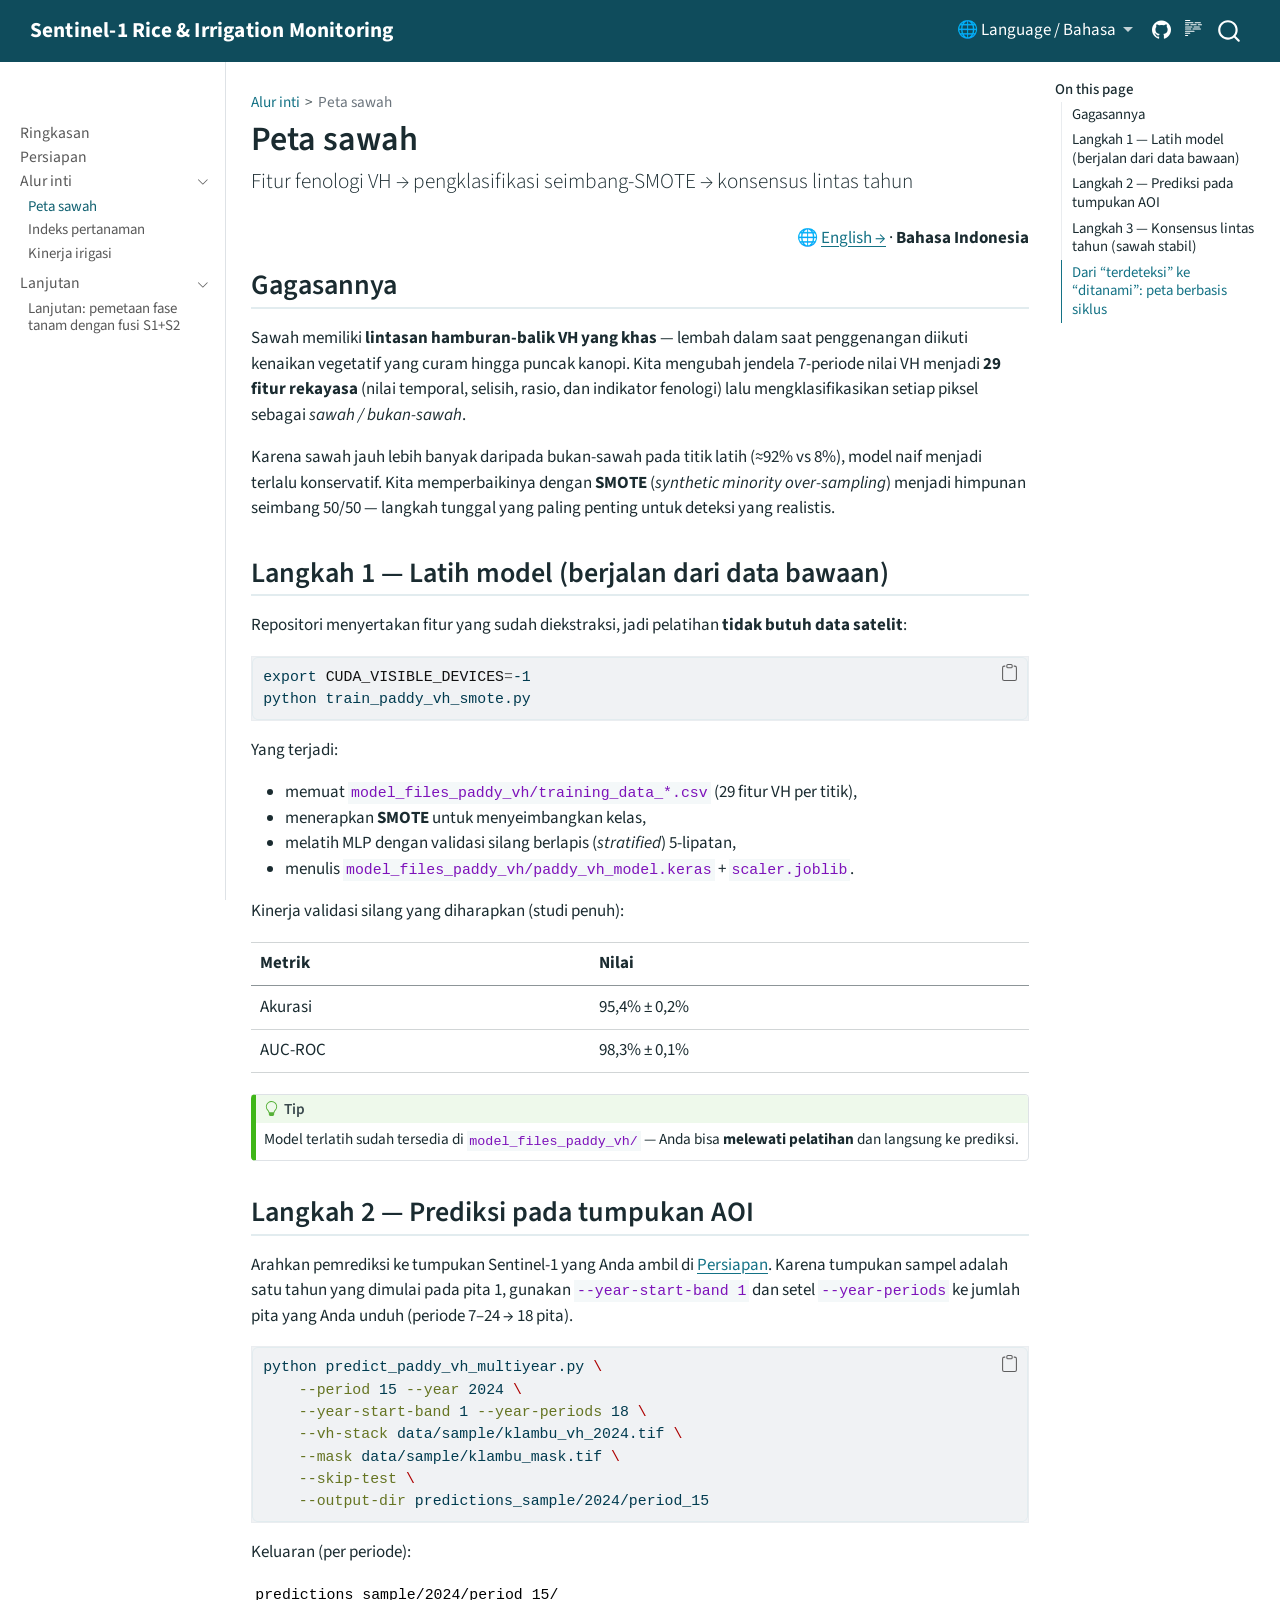
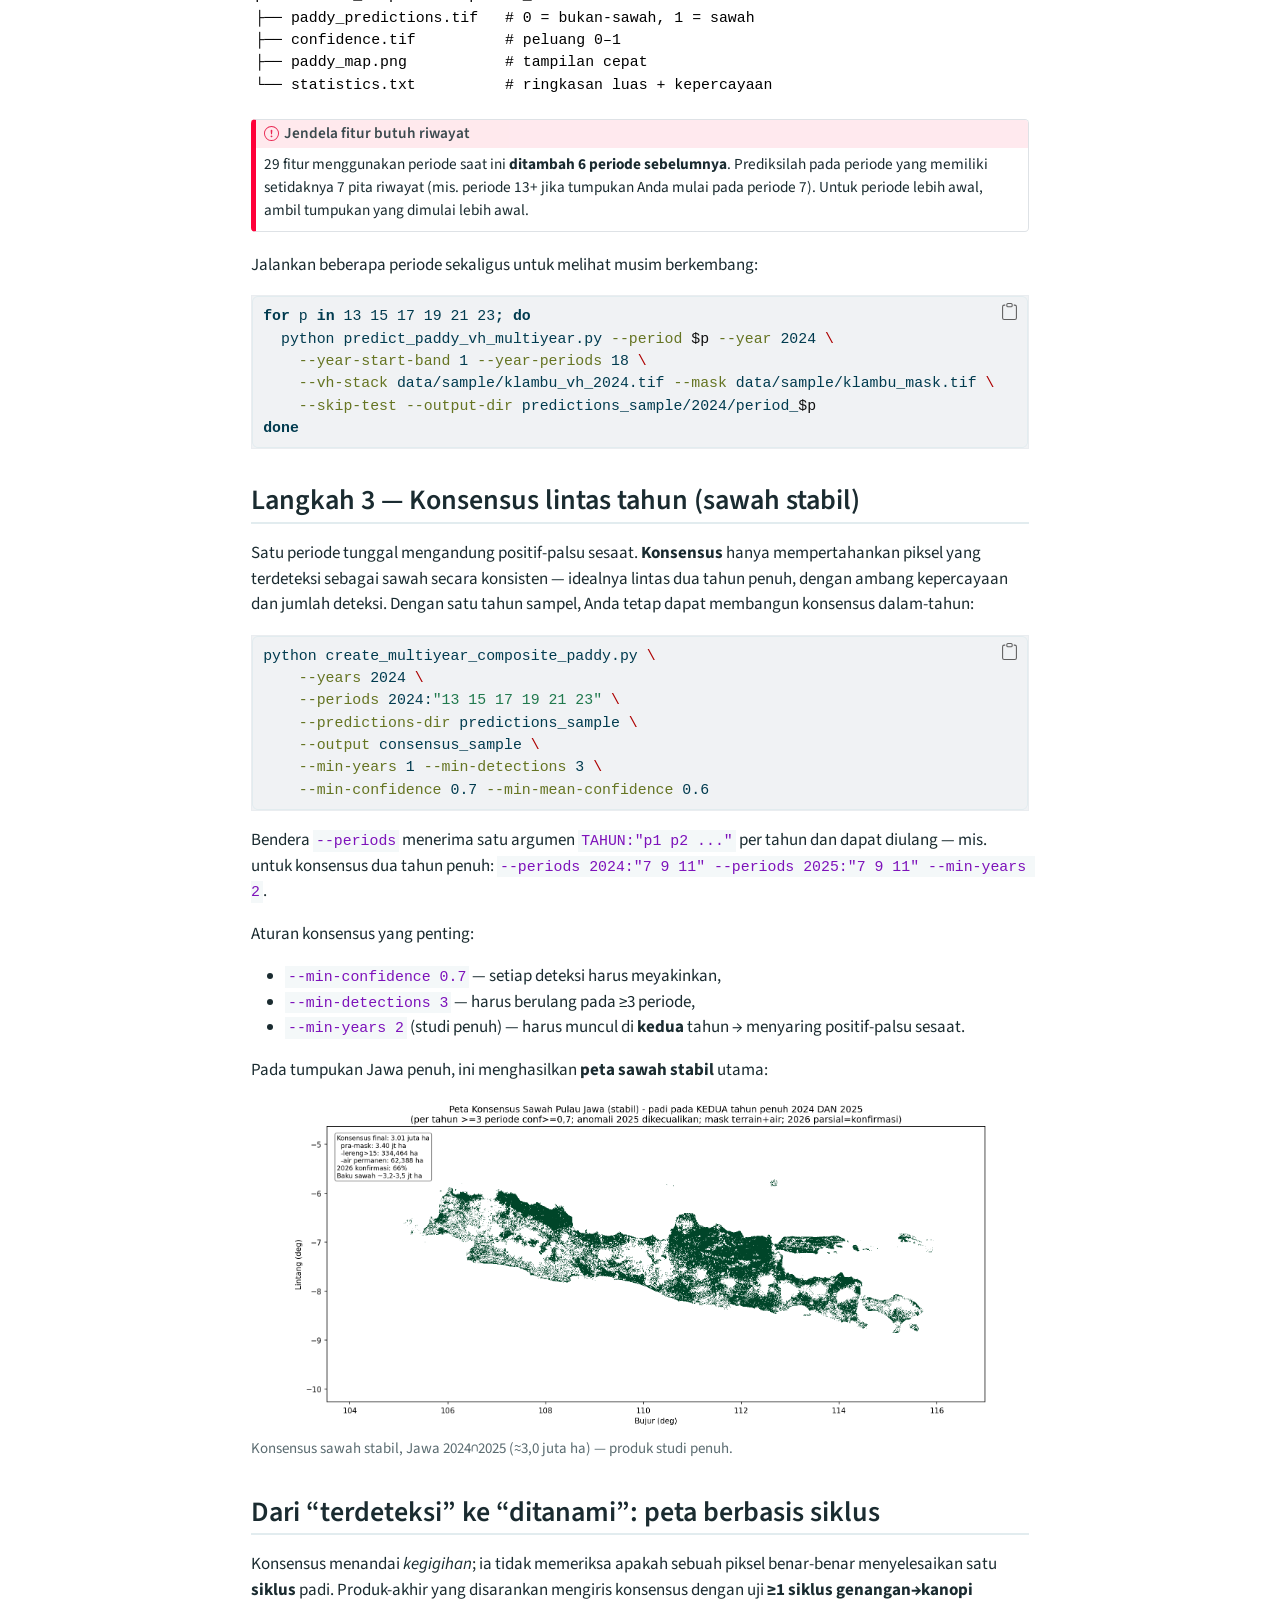
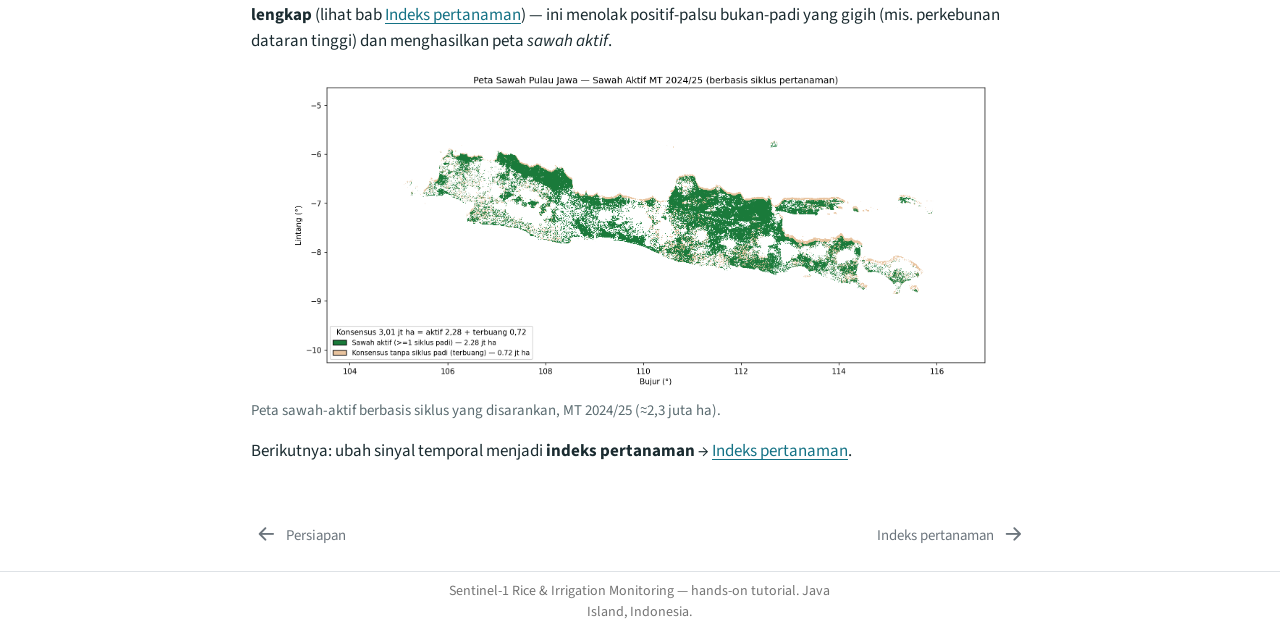
<file: docs/id/paddy-map.html>
<!DOCTYPE html>
<html xmlns="http://www.w3.org/1999/xhtml" lang="en" xml:lang="en"><head>

<meta charset="utf-8">
<meta name="generator" content="quarto-1.9.38">

<meta name="viewport" content="width=device-width, initial-scale=1.0, user-scalable=yes">


<title>Peta sawah – Sentinel-1 Rice &amp; Irrigation Monitoring</title>
<style>
/* Default styles provided by pandoc.
** See https://pandoc.org/MANUAL.html#variables-for-html for config info.
*/
code{white-space: pre-wrap;}
span.smallcaps{font-variant: small-caps;}
div.columns{display: flex; gap: min(4vw, 1.5em);}
div.column{flex: auto; overflow-x: auto;}
div.hanging-indent{margin-left: 1.5em; text-indent: -1.5em;}
ul.task-list{list-style: none;}
ul.task-list li input[type="checkbox"] {
  width: 0.8em;
  margin: 0 0.8em 0.2em -1em; /* quarto-specific, see https://github.com/quarto-dev/quarto-cli/issues/4556 */ 
  vertical-align: middle;
}
/* CSS for syntax highlighting */
html { -webkit-text-size-adjust: 100%; }
pre > code.sourceCode { white-space: pre; position: relative; }
pre > code.sourceCode > span { display: inline-block; line-height: 1.25; }
pre > code.sourceCode > span:empty { height: 1.2em; }
.sourceCode { overflow: visible; }
code.sourceCode > span { color: inherit; text-decoration: inherit; }
div.sourceCode { margin: 1em 0; }
pre.sourceCode { margin: 0; }
@media screen {
div.sourceCode { overflow: auto; }
}
@media print {
pre > code.sourceCode { white-space: pre-wrap; }
pre > code.sourceCode > span { text-indent: -5em; padding-left: 5em; }
}
pre.numberSource code
  { counter-reset: source-line 0; }
pre.numberSource code > span
  { position: relative; left: -4em; counter-increment: source-line; }
pre.numberSource code > span > a:first-child::before
  { content: counter(source-line);
    position: relative; left: -1em; text-align: right; vertical-align: baseline;
    border: none; display: inline-block;
    -webkit-touch-callout: none; -webkit-user-select: none;
    -khtml-user-select: none; -moz-user-select: none;
    -ms-user-select: none; user-select: none;
    padding: 0 4px; width: 4em;
  }
pre.numberSource { margin-left: 3em;  padding-left: 4px; }
div.sourceCode
  {   }
@media screen {
pre > code.sourceCode > span > a:first-child::before { text-decoration: underline; }
}
</style>


<script src="../site_libs/quarto-nav/quarto-nav.js"></script>
<script src="../site_libs/quarto-nav/headroom.min.js"></script>
<script src="../site_libs/clipboard/clipboard.min.js"></script>
<script src="../site_libs/quarto-search/autocomplete.umd.js"></script>
<script src="../site_libs/quarto-search/fuse.min.js"></script>
<script src="../site_libs/quarto-search/quarto-search.js"></script>
<meta name="quarto:offset" content="../">
<link href="../id/planting-index.html" rel="next">
<link href="../id/setup.html" rel="prev">
<script src="../site_libs/quarto-html/quarto.js" type="module"></script>
<script src="../site_libs/quarto-html/tabsets/tabsets.js" type="module"></script>
<script src="../site_libs/quarto-html/popper.min.js"></script>
<script src="../site_libs/quarto-html/tippy.umd.min.js"></script>
<script src="../site_libs/quarto-html/anchor.min.js"></script>
<link href="../site_libs/quarto-html/tippy.css" rel="stylesheet">
<link href="../site_libs/quarto-html/quarto-syntax-highlighting-15634bcf2e68342d4ad2dfa704d543f6.css" rel="stylesheet" id="quarto-text-highlighting-styles">
<script src="../site_libs/bootstrap/bootstrap.min.js"></script>
<link href="../site_libs/bootstrap/bootstrap-icons.css" rel="stylesheet">
<link href="../site_libs/bootstrap/bootstrap-a62e4a8c4ed1f37879b9d6c8c541ae5b.min.css" rel="stylesheet" append-hash="true" id="quarto-bootstrap" data-mode="light">
<script id="quarto-search-options" type="application/json">{
  "location": "navbar",
  "copy-button": false,
  "collapse-after": 3,
  "panel-placement": "end",
  "type": "overlay",
  "limit": 50,
  "keyboard-shortcut": [
    "f",
    "/",
    "s"
  ],
  "show-item-context": false,
  "language": {
    "search-no-results-text": "No results",
    "search-matching-documents-text": "matching documents",
    "search-copy-link-title": "Copy link to search",
    "search-hide-matches-text": "Hide additional matches",
    "search-more-match-text": "more match in this document",
    "search-more-matches-text": "more matches in this document",
    "search-clear-button-title": "Clear",
    "search-text-placeholder": "",
    "search-detached-cancel-button-title": "Cancel",
    "search-submit-button-title": "Submit",
    "search-label": "Search"
  }
}</script>
<style>html{ scroll-behavior: smooth; }</style>


</head>

<body class="nav-sidebar docked nav-fixed quarto-light">

<div id="quarto-search-results"></div>
  <header id="quarto-header" class="headroom fixed-top">
    <nav class="navbar navbar-expand-lg " data-bs-theme="dark">
      <div class="navbar-container container-fluid">
      <div class="navbar-brand-container mx-auto">
    <a class="navbar-brand" href="../index.html">
    <span class="navbar-title">Sentinel-1 Rice &amp; Irrigation Monitoring</span>
    </a>
  </div>
            <div id="quarto-search" class="" title="Search"></div>
          <button class="navbar-toggler" type="button" data-bs-toggle="collapse" data-bs-target="#navbarCollapse" aria-controls="navbarCollapse" role="menu" aria-expanded="false" aria-label="Toggle navigation" onclick="if (window.quartoToggleHeadroom) { window.quartoToggleHeadroom(); }">
  <span class="navbar-toggler-icon"></span>
</button>
          <div class="collapse navbar-collapse" id="navbarCollapse">
            <ul class="navbar-nav navbar-nav-scroll ms-auto">
  <li class="nav-item dropdown ">
    <a class="nav-link dropdown-toggle" href="#" id="nav-menu-language--bahasa" role="link" data-bs-toggle="dropdown" aria-expanded="false">
 <span class="menu-text">🌐 Language / Bahasa</span>
    </a>
    <ul class="dropdown-menu dropdown-menu-end" aria-labelledby="nav-menu-language--bahasa">    
        <li>
    <a class="dropdown-item" href="../index.html">
 <span class="dropdown-text">English</span></a>
  </li>  
        <li>
    <a class="dropdown-item" href="../id/index.html">
 <span class="dropdown-text">Bahasa Indonesia</span></a>
  </li>  
    </ul>
  </li>
  <li class="nav-item compact">
    <a class="nav-link" href="https://github.com/firmanhadi21/s1-rice-irrigation-tutorial"> <i class="bi bi-github" role="img" aria-label="GitHub">
</i> 
<span class="menu-text"></span></a>
  </li>  
</ul>
          </div> <!-- /navcollapse -->
            <div class="quarto-navbar-tools">
  <a href="" class="quarto-reader-toggle quarto-navigation-tool px-1" onclick="window.quartoToggleReader(); return false;" title="Toggle reader mode">
  <div class="quarto-reader-toggle-btn">
  <i class="bi"></i>
  </div>
</a>
</div>
      </div> <!-- /container-fluid -->
    </nav>
  <nav class="quarto-secondary-nav">
    <div class="container-fluid d-flex">
      <button type="button" class="quarto-btn-toggle btn" data-bs-toggle="collapse" role="button" data-bs-target=".quarto-sidebar-collapse-item" aria-controls="quarto-sidebar" aria-expanded="false" aria-label="Toggle sidebar navigation" onclick="if (window.quartoToggleHeadroom) { window.quartoToggleHeadroom(); }">
        <i class="bi bi-layout-text-sidebar-reverse"></i>
      </button>
        <nav class="quarto-page-breadcrumbs" aria-label="breadcrumb"><ol class="breadcrumb"><li class="breadcrumb-item"><a href="../id/paddy-map.html">Alur inti</a></li><li class="breadcrumb-item"><a href="../id/paddy-map.html">Peta sawah</a></li></ol></nav>
        <a class="flex-grow-1" role="navigation" data-bs-toggle="collapse" data-bs-target=".quarto-sidebar-collapse-item" aria-controls="quarto-sidebar" aria-expanded="false" aria-label="Toggle sidebar navigation" onclick="if (window.quartoToggleHeadroom) { window.quartoToggleHeadroom(); }">      
        </a>
      <button type="button" class="btn quarto-search-button" aria-label="Search" onclick="window.quartoOpenSearch();">
        <i class="bi bi-search"></i>
      </button>
    </div>
  </nav>
</header>
<!-- content -->
<div id="quarto-content" class="quarto-container page-columns page-rows-contents page-layout-article page-navbar">
<!-- sidebar -->
  <nav id="quarto-sidebar" class="sidebar collapse collapse-horizontal quarto-sidebar-collapse-item sidebar-navigation docked overflow-auto">
        <div class="mt-2 flex-shrink-0 align-items-center">
        <div class="sidebar-search">
        <div id="quarto-search" class="" title="Search"></div>
        </div>
        </div>
    <div class="sidebar-menu-container"> 
    <ul class="list-unstyled mt-1">
        <li class="sidebar-item">
  <div class="sidebar-item-container"> 
  <a href="../id/index.html" class="sidebar-item-text sidebar-link">
 <span class="menu-text">Ringkasan</span></a>
  </div>
</li>
        <li class="sidebar-item">
  <div class="sidebar-item-container"> 
  <a href="../id/setup.html" class="sidebar-item-text sidebar-link">
 <span class="menu-text">Persiapan</span></a>
  </div>
</li>
        <li class="sidebar-item sidebar-item-section">
      <div class="sidebar-item-container"> 
            <a class="sidebar-item-text sidebar-link text-start" data-bs-toggle="collapse" data-bs-target="#quarto-sidebar-section-1" role="navigation" aria-expanded="true">
 <span class="menu-text">Alur inti</span></a>
          <a class="sidebar-item-toggle text-start" data-bs-toggle="collapse" data-bs-target="#quarto-sidebar-section-1" role="navigation" aria-expanded="true" aria-label="Toggle section">
            <i class="bi bi-chevron-right ms-2"></i>
          </a> 
      </div>
      <ul id="quarto-sidebar-section-1" class="collapse list-unstyled sidebar-section depth1 show">  
          <li class="sidebar-item">
  <div class="sidebar-item-container"> 
  <a href="../id/paddy-map.html" class="sidebar-item-text sidebar-link active">
 <span class="menu-text">Peta sawah</span></a>
  </div>
</li>
          <li class="sidebar-item">
  <div class="sidebar-item-container"> 
  <a href="../id/planting-index.html" class="sidebar-item-text sidebar-link">
 <span class="menu-text">Indeks pertanaman</span></a>
  </div>
</li>
          <li class="sidebar-item">
  <div class="sidebar-item-container"> 
  <a href="../id/irrigation-performance.html" class="sidebar-item-text sidebar-link">
 <span class="menu-text">Kinerja irigasi</span></a>
  </div>
</li>
      </ul>
  </li>
        <li class="sidebar-item sidebar-item-section">
      <div class="sidebar-item-container"> 
            <a class="sidebar-item-text sidebar-link text-start" data-bs-toggle="collapse" data-bs-target="#quarto-sidebar-section-2" role="navigation" aria-expanded="true">
 <span class="menu-text">Lanjutan</span></a>
          <a class="sidebar-item-toggle text-start" data-bs-toggle="collapse" data-bs-target="#quarto-sidebar-section-2" role="navigation" aria-expanded="true" aria-label="Toggle section">
            <i class="bi bi-chevron-right ms-2"></i>
          </a> 
      </div>
      <ul id="quarto-sidebar-section-2" class="collapse list-unstyled sidebar-section depth1 show">  
          <li class="sidebar-item">
  <div class="sidebar-item-container"> 
  <a href="../id/growth-phase.html" class="sidebar-item-text sidebar-link">
 <span class="menu-text">Lanjutan: pemetaan fase tanam dengan fusi S1+S2</span></a>
  </div>
</li>
      </ul>
  </li>
    </ul>
    </div>
</nav>
<div id="quarto-sidebar-glass" class="quarto-sidebar-collapse-item" data-bs-toggle="collapse" data-bs-target=".quarto-sidebar-collapse-item"></div>
<!-- margin-sidebar -->
    <div id="quarto-margin-sidebar" class="sidebar margin-sidebar">
        <nav id="TOC" role="doc-toc" class="toc-active">
    <h2 id="toc-title">On this page</h2>
   
  <ul>
  <li><a href="#gagasannya" id="toc-gagasannya" class="nav-link active" data-scroll-target="#gagasannya">Gagasannya</a></li>
  <li><a href="#langkah-1-latih-model-berjalan-dari-data-bawaan" id="toc-langkah-1-latih-model-berjalan-dari-data-bawaan" class="nav-link" data-scroll-target="#langkah-1-latih-model-berjalan-dari-data-bawaan">Langkah 1 — Latih model (berjalan dari data bawaan)</a></li>
  <li><a href="#langkah-2-prediksi-pada-tumpukan-aoi" id="toc-langkah-2-prediksi-pada-tumpukan-aoi" class="nav-link" data-scroll-target="#langkah-2-prediksi-pada-tumpukan-aoi">Langkah 2 — Prediksi pada tumpukan AOI</a></li>
  <li><a href="#langkah-3-konsensus-lintas-tahun-sawah-stabil" id="toc-langkah-3-konsensus-lintas-tahun-sawah-stabil" class="nav-link" data-scroll-target="#langkah-3-konsensus-lintas-tahun-sawah-stabil">Langkah 3 — Konsensus lintas tahun (sawah stabil)</a></li>
  <li><a href="#dari-terdeteksi-ke-ditanami-peta-berbasis-siklus" id="toc-dari-terdeteksi-ke-ditanami-peta-berbasis-siklus" class="nav-link" data-scroll-target="#dari-terdeteksi-ke-ditanami-peta-berbasis-siklus">Dari “terdeteksi” ke “ditanami”: peta berbasis siklus</a></li>
  </ul>
</nav>
    </div>
<!-- main -->
<main class="content" id="quarto-document-content">

<header id="title-block-header" class="quarto-title-block default"><nav class="quarto-page-breadcrumbs quarto-title-breadcrumbs d-none d-lg-block" aria-label="breadcrumb"><ol class="breadcrumb"><li class="breadcrumb-item"><a href="../id/paddy-map.html">Alur inti</a></li><li class="breadcrumb-item"><a href="../id/paddy-map.html">Peta sawah</a></li></ol></nav>
<div class="quarto-title">
<h1 class="title">Peta sawah</h1>
<p class="subtitle lead">Fitur fenologi VH → pengklasifikasi seimbang-SMOTE → konsensus lintas tahun</p>
</div>



<div class="quarto-title-meta">

    
  
    
  </div>
  


</header>


<div class="text-end">
<p>🌐 <a href="../paddy-map.html">English →</a> · <strong>Bahasa Indonesia</strong></p>
</div>
<section id="gagasannya" class="level2">
<h2 class="anchored" data-anchor-id="gagasannya">Gagasannya</h2>
<p>Sawah memiliki <strong>lintasan hamburan-balik VH yang khas</strong> — lembah dalam saat penggenangan diikuti kenaikan vegetatif yang curam hingga puncak kanopi. Kita mengubah jendela 7-periode nilai VH menjadi <strong>29 fitur rekayasa</strong> (nilai temporal, selisih, rasio, dan indikator fenologi) lalu mengklasifikasikan setiap piksel sebagai <em>sawah / bukan-sawah</em>.</p>
<p>Karena sawah jauh lebih banyak daripada bukan-sawah pada titik latih (≈92% vs 8%), model naif menjadi terlalu konservatif. Kita memperbaikinya dengan <strong>SMOTE</strong> (<em>synthetic minority over-sampling</em>) menjadi himpunan seimbang 50/50 — langkah tunggal yang paling penting untuk deteksi yang realistis.</p>
</section>
<section id="langkah-1-latih-model-berjalan-dari-data-bawaan" class="level2">
<h2 class="anchored" data-anchor-id="langkah-1-latih-model-berjalan-dari-data-bawaan">Langkah 1 — Latih model (berjalan dari data bawaan)</h2>
<p>Repositori menyertakan fitur yang sudah diekstraksi, jadi pelatihan <strong>tidak butuh data satelit</strong>:</p>
<div class="code-copy-outer-scaffold"><div class="sourceCode" id="cb1"><pre class="sourceCode bash code-with-copy"><code class="sourceCode bash"><span id="cb1-1"><a href="#cb1-1" aria-hidden="true" tabindex="-1"></a><span class="bu">export</span> <span class="va">CUDA_VISIBLE_DEVICES</span><span class="op">=</span>-1</span>
<span id="cb1-2"><a href="#cb1-2" aria-hidden="true" tabindex="-1"></a><span class="ex">python</span> train_paddy_vh_smote.py</span></code></pre></div><button title="Copy to Clipboard" class="code-copy-button"><i class="bi"></i></button></div>
<p>Yang terjadi:</p>
<ul>
<li>memuat <code>model_files_paddy_vh/training_data_*.csv</code> (29 fitur VH per titik),</li>
<li>menerapkan <strong>SMOTE</strong> untuk menyeimbangkan kelas,</li>
<li>melatih MLP dengan validasi silang berlapis (<em>stratified</em>) 5-lipatan,</li>
<li>menulis <code>model_files_paddy_vh/paddy_vh_model.keras</code> + <code>scaler.joblib</code>.</li>
</ul>
<p>Kinerja validasi silang yang diharapkan (studi penuh):</p>
<table class="caption-top table">
<thead>
<tr class="header">
<th>Metrik</th>
<th>Nilai</th>
</tr>
</thead>
<tbody>
<tr class="odd">
<td>Akurasi</td>
<td>95,4% ± 0,2%</td>
</tr>
<tr class="even">
<td>AUC-ROC</td>
<td>98,3% ± 0,1%</td>
</tr>
</tbody>
</table>
<div class="callout callout-style-default callout-tip callout-titled">
<div class="callout-header d-flex align-content-center">
<div class="callout-icon-container">
<i class="callout-icon"></i>
</div>
<div class="callout-title-container flex-fill">
Tip
</div>
</div>
<div class="callout-body-container callout-body">
<p>Model terlatih sudah tersedia di <code>model_files_paddy_vh/</code> — Anda bisa <strong>melewati pelatihan</strong> dan langsung ke prediksi.</p>
</div>
</div>
</section>
<section id="langkah-2-prediksi-pada-tumpukan-aoi" class="level2">
<h2 class="anchored" data-anchor-id="langkah-2-prediksi-pada-tumpukan-aoi">Langkah 2 — Prediksi pada tumpukan AOI</h2>
<p>Arahkan pemrediksi ke tumpukan Sentinel-1 yang Anda ambil di <a href="../id/setup.html">Persiapan</a>. Karena tumpukan sampel adalah satu tahun yang dimulai pada pita 1, gunakan <code>--year-start-band 1</code> dan setel <code>--year-periods</code> ke jumlah pita yang Anda unduh (periode 7–24 → 18 pita).</p>
<div class="code-copy-outer-scaffold"><div class="sourceCode" id="cb2"><pre class="sourceCode bash code-with-copy"><code class="sourceCode bash"><span id="cb2-1"><a href="#cb2-1" aria-hidden="true" tabindex="-1"></a><span class="ex">python</span> predict_paddy_vh_multiyear.py <span class="dt">\</span></span>
<span id="cb2-2"><a href="#cb2-2" aria-hidden="true" tabindex="-1"></a>    <span class="at">--period</span> 15 <span class="at">--year</span> 2024 <span class="dt">\</span></span>
<span id="cb2-3"><a href="#cb2-3" aria-hidden="true" tabindex="-1"></a>    <span class="at">--year-start-band</span> 1 <span class="at">--year-periods</span> 18 <span class="dt">\</span></span>
<span id="cb2-4"><a href="#cb2-4" aria-hidden="true" tabindex="-1"></a>    <span class="at">--vh-stack</span> data/sample/klambu_vh_2024.tif <span class="dt">\</span></span>
<span id="cb2-5"><a href="#cb2-5" aria-hidden="true" tabindex="-1"></a>    <span class="at">--mask</span> data/sample/klambu_mask.tif <span class="dt">\</span></span>
<span id="cb2-6"><a href="#cb2-6" aria-hidden="true" tabindex="-1"></a>    <span class="at">--skip-test</span> <span class="dt">\</span></span>
<span id="cb2-7"><a href="#cb2-7" aria-hidden="true" tabindex="-1"></a>    <span class="at">--output-dir</span> predictions_sample/2024/period_15</span></code></pre></div><button title="Copy to Clipboard" class="code-copy-button"><i class="bi"></i></button></div>
<p>Keluaran (per periode):</p>
<pre><code>predictions_sample/2024/period_15/
├── paddy_predictions.tif   # 0 = bukan-sawah, 1 = sawah
├── confidence.tif          # peluang 0–1
├── paddy_map.png           # tampilan cepat
└── statistics.txt          # ringkasan luas + kepercayaan</code></pre>
<div class="callout callout-style-default callout-important callout-titled">
<div class="callout-header d-flex align-content-center">
<div class="callout-icon-container">
<i class="callout-icon"></i>
</div>
<div class="callout-title-container flex-fill">
<span class="screen-reader-only">Important</span>Jendela fitur butuh riwayat
</div>
</div>
<div class="callout-body-container callout-body">
<p>29 fitur menggunakan periode saat ini <strong>ditambah 6 periode sebelumnya</strong>. Prediksilah pada periode yang memiliki setidaknya 7 pita riwayat (mis. periode 13+ jika tumpukan Anda mulai pada periode 7). Untuk periode lebih awal, ambil tumpukan yang dimulai lebih awal.</p>
</div>
</div>
<p>Jalankan beberapa periode sekaligus untuk melihat musim berkembang:</p>
<div class="code-copy-outer-scaffold"><div class="sourceCode" id="cb4"><pre class="sourceCode bash code-with-copy"><code class="sourceCode bash"><span id="cb4-1"><a href="#cb4-1" aria-hidden="true" tabindex="-1"></a><span class="cf">for</span> p <span class="kw">in</span> 13 15 17 19 21 23<span class="kw">;</span> <span class="cf">do</span></span>
<span id="cb4-2"><a href="#cb4-2" aria-hidden="true" tabindex="-1"></a>  <span class="ex">python</span> predict_paddy_vh_multiyear.py <span class="at">--period</span> <span class="va">$p</span> <span class="at">--year</span> 2024 <span class="dt">\</span></span>
<span id="cb4-3"><a href="#cb4-3" aria-hidden="true" tabindex="-1"></a>    <span class="at">--year-start-band</span> 1 <span class="at">--year-periods</span> 18 <span class="dt">\</span></span>
<span id="cb4-4"><a href="#cb4-4" aria-hidden="true" tabindex="-1"></a>    <span class="at">--vh-stack</span> data/sample/klambu_vh_2024.tif <span class="at">--mask</span> data/sample/klambu_mask.tif <span class="dt">\</span></span>
<span id="cb4-5"><a href="#cb4-5" aria-hidden="true" tabindex="-1"></a>    <span class="at">--skip-test</span> <span class="at">--output-dir</span> predictions_sample/2024/period_<span class="va">$p</span></span>
<span id="cb4-6"><a href="#cb4-6" aria-hidden="true" tabindex="-1"></a><span class="cf">done</span></span></code></pre></div><button title="Copy to Clipboard" class="code-copy-button"><i class="bi"></i></button></div>
</section>
<section id="langkah-3-konsensus-lintas-tahun-sawah-stabil" class="level2">
<h2 class="anchored" data-anchor-id="langkah-3-konsensus-lintas-tahun-sawah-stabil">Langkah 3 — Konsensus lintas tahun (sawah stabil)</h2>
<p>Satu periode tunggal mengandung positif-palsu sesaat. <strong>Konsensus</strong> hanya mempertahankan piksel yang terdeteksi sebagai sawah secara konsisten — idealnya lintas dua tahun penuh, dengan ambang kepercayaan dan jumlah deteksi. Dengan satu tahun sampel, Anda tetap dapat membangun konsensus dalam-tahun:</p>
<div class="code-copy-outer-scaffold"><div class="sourceCode" id="cb5"><pre class="sourceCode bash code-with-copy"><code class="sourceCode bash"><span id="cb5-1"><a href="#cb5-1" aria-hidden="true" tabindex="-1"></a><span class="ex">python</span> create_multiyear_composite_paddy.py <span class="dt">\</span></span>
<span id="cb5-2"><a href="#cb5-2" aria-hidden="true" tabindex="-1"></a>    <span class="at">--years</span> 2024 <span class="dt">\</span></span>
<span id="cb5-3"><a href="#cb5-3" aria-hidden="true" tabindex="-1"></a>    <span class="at">--periods</span> 2024:<span class="st">"13 15 17 19 21 23"</span> <span class="dt">\</span></span>
<span id="cb5-4"><a href="#cb5-4" aria-hidden="true" tabindex="-1"></a>    <span class="at">--predictions-dir</span> predictions_sample <span class="dt">\</span></span>
<span id="cb5-5"><a href="#cb5-5" aria-hidden="true" tabindex="-1"></a>    <span class="at">--output</span> consensus_sample <span class="dt">\</span></span>
<span id="cb5-6"><a href="#cb5-6" aria-hidden="true" tabindex="-1"></a>    <span class="at">--min-years</span> 1 <span class="at">--min-detections</span> 3 <span class="dt">\</span></span>
<span id="cb5-7"><a href="#cb5-7" aria-hidden="true" tabindex="-1"></a>    <span class="at">--min-confidence</span> 0.7 <span class="at">--min-mean-confidence</span> 0.6</span></code></pre></div><button title="Copy to Clipboard" class="code-copy-button"><i class="bi"></i></button></div>
<p>Bendera <code>--periods</code> menerima satu argumen <code>TAHUN:"p1 p2 ..."</code> per tahun dan dapat diulang — mis. untuk konsensus dua tahun penuh: <code>--periods 2024:"7 9 11" --periods 2025:"7 9 11" --min-years 2</code>.</p>
<p>Aturan konsensus yang penting:</p>
<ul>
<li><code>--min-confidence 0.7</code> — setiap deteksi harus meyakinkan,</li>
<li><code>--min-detections 3</code> — harus berulang pada ≥3 periode,</li>
<li><code>--min-years 2</code> (studi penuh) — harus muncul di <strong>kedua</strong> tahun → menyaring positif-palsu sesaat.</li>
</ul>
<p>Pada tumpukan Jawa penuh, ini menghasilkan <strong>peta sawah stabil</strong> utama:</p>
<div class="quarto-figure quarto-figure-center">
<figure class="figure">
<p><img src="../images/fig_consensus_2024_2025_stable.png" class="img-fluid figure-img" style="width:90.0%"></p>
<figcaption>Konsensus sawah stabil, Jawa 2024∩2025 (≈3,0 juta ha) — produk studi penuh.</figcaption>
</figure>
</div>
</section>
<section id="dari-terdeteksi-ke-ditanami-peta-berbasis-siklus" class="level2">
<h2 class="anchored" data-anchor-id="dari-terdeteksi-ke-ditanami-peta-berbasis-siklus">Dari “terdeteksi” ke “ditanami”: peta berbasis siklus</h2>
<p>Konsensus menandai <em>kegigihan</em>; ia tidak memeriksa apakah sebuah piksel benar-benar menyelesaikan satu <strong>siklus</strong> padi. Produk-akhir yang disarankan mengiris konsensus dengan uji <strong>≥1 siklus genangan→kanopi lengkap</strong> (lihat bab <a href="../id/planting-index.html">Indeks pertanaman</a>) — ini menolak positif-palsu bukan-padi yang gigih (mis. perkebunan dataran tinggi) dan menghasilkan peta <em>sawah aktif</em>.</p>
<div class="quarto-figure quarto-figure-center">
<figure class="figure">
<p><img src="../images/fig_peta_sawah_siklus_2024_2025.png" class="img-fluid figure-img" style="width:90.0%"></p>
<figcaption>Peta sawah-aktif berbasis siklus yang disarankan, MT 2024/25 (≈2,3 juta ha).</figcaption>
</figure>
</div>
<p>Berikutnya: ubah sinyal temporal menjadi <strong>indeks pertanaman</strong> → <a href="../id/planting-index.html">Indeks pertanaman</a>.</p>


</section>

</main> <!-- /main -->
<script id="quarto-html-after-body" type="application/javascript">
  window.document.addEventListener("DOMContentLoaded", function (event) {
    const icon = "";
    const anchorJS = new window.AnchorJS();
    anchorJS.options = {
      placement: 'right',
      icon: icon
    };
    anchorJS.add('.anchored');
    const isCodeAnnotation = (el) => {
      for (const clz of el.classList) {
        if (clz.startsWith('code-annotation-')) {                     
          return true;
        }
      }
      return false;
    }
    const onCopySuccess = function(e) {
      // button target
      const button = e.trigger;
      // don't keep focus
      button.blur();
      // flash "checked"
      button.classList.add('code-copy-button-checked');
      var currentTitle = button.getAttribute("title");
      button.setAttribute("title", "Copied!");
      let tooltip;
      if (window.bootstrap) {
        button.setAttribute("data-bs-toggle", "tooltip");
        button.setAttribute("data-bs-placement", "left");
        button.setAttribute("data-bs-title", "Copied!");
        tooltip = new bootstrap.Tooltip(button, 
          { trigger: "manual", 
            customClass: "code-copy-button-tooltip",
            offset: [0, -8]});
        tooltip.show();    
      }
      setTimeout(function() {
        if (tooltip) {
          tooltip.hide();
          button.removeAttribute("data-bs-title");
          button.removeAttribute("data-bs-toggle");
          button.removeAttribute("data-bs-placement");
        }
        button.setAttribute("title", currentTitle);
        button.classList.remove('code-copy-button-checked');
      }, 1000);
      // clear code selection
      e.clearSelection();
    }
    const getTextToCopy = function(trigger) {
      const outerScaffold = trigger.parentElement.cloneNode(true);
      const codeEl = outerScaffold.querySelector('code');
      for (const childEl of codeEl.children) {
        if (isCodeAnnotation(childEl)) {
          childEl.remove();
        }
      }
      return codeEl.innerText;
    }
    const clipboard = new window.ClipboardJS('.code-copy-button:not([data-in-quarto-modal])', {
      text: getTextToCopy
    });
    clipboard.on('success', onCopySuccess);
    if (window.document.getElementById('quarto-embedded-source-code-modal')) {
      const clipboardModal = new window.ClipboardJS('.code-copy-button[data-in-quarto-modal]', {
        text: getTextToCopy,
        container: window.document.getElementById('quarto-embedded-source-code-modal')
      });
      clipboardModal.on('success', onCopySuccess);
    }
      var localhostRegex = new RegExp(/^(?:http|https):\/\/localhost\:?[0-9]*\//);
      var mailtoRegex = new RegExp(/^mailto:/);
        var filterRegex = new RegExp('/' + window.location.host + '/');
      var isInternal = (href) => {
          return filterRegex.test(href) || localhostRegex.test(href) || mailtoRegex.test(href);
      }
      // Inspect non-navigation links and adorn them if external
     var links = window.document.querySelectorAll('a[href]:not(.nav-link):not(.navbar-brand):not(.toc-action):not(.sidebar-link):not(.sidebar-item-toggle):not(.pagination-link):not(.no-external):not([aria-hidden]):not(.dropdown-item):not(.quarto-navigation-tool):not(.about-link)');
      for (var i=0; i<links.length; i++) {
        const link = links[i];
        if (!isInternal(link.href)) {
          // undo the damage that might have been done by quarto-nav.js in the case of
          // links that we want to consider external
          if (link.dataset.originalHref !== undefined) {
            link.href = link.dataset.originalHref;
          }
            // target, if specified
            link.setAttribute("target", "_blank");
            if (link.getAttribute("rel") === null) {
              link.setAttribute("rel", "noopener");
            }
        }
      }
    function tippyHover(el, contentFn, onTriggerFn, onUntriggerFn) {
      const config = {
        allowHTML: true,
        maxWidth: 500,
        delay: 100,
        arrow: false,
        appendTo: function(el) {
            return el.parentElement;
        },
        interactive: true,
        interactiveBorder: 10,
        theme: 'quarto',
        placement: 'bottom-start',
      };
      if (contentFn) {
        config.content = contentFn;
      }
      if (onTriggerFn) {
        config.onTrigger = onTriggerFn;
      }
      if (onUntriggerFn) {
        config.onUntrigger = onUntriggerFn;
      }
      window.tippy(el, config); 
    }
    const noterefs = window.document.querySelectorAll('a[role="doc-noteref"]');
    for (var i=0; i<noterefs.length; i++) {
      const ref = noterefs[i];
      tippyHover(ref, function() {
        // use id or data attribute instead here
        let href = ref.getAttribute('data-footnote-href') || ref.getAttribute('href');
        try { href = new URL(href).hash; } catch {}
        const id = href.replace(/^#\/?/, "");
        const note = window.document.getElementById(id);
        if (note) {
          return note.innerHTML;
        } else {
          return "";
        }
      });
    }
    const xrefs = window.document.querySelectorAll('a.quarto-xref');
    const processXRef = (id, note) => {
      // Strip column container classes
      const stripColumnClz = (el) => {
        el.classList.remove("page-full", "page-columns");
        if (el.children) {
          for (const child of el.children) {
            stripColumnClz(child);
          }
        }
      }
      stripColumnClz(note)
      if (id === null || id.startsWith('sec-')) {
        // Special case sections, only their first couple elements
        const container = document.createElement("div");
        if (note.children && note.children.length > 2) {
          container.appendChild(note.children[0].cloneNode(true));
          for (let i = 1; i < note.children.length; i++) {
            const child = note.children[i];
            if (child.tagName === "P" && child.innerText === "") {
              continue;
            } else {
              container.appendChild(child.cloneNode(true));
              break;
            }
          }
          if (window.Quarto?.typesetMath) {
            window.Quarto.typesetMath(container);
          }
          return container.innerHTML
        } else {
          if (window.Quarto?.typesetMath) {
            window.Quarto.typesetMath(note);
          }
          return note.innerHTML;
        }
      } else {
        // Remove any anchor links if they are present
        const anchorLink = note.querySelector('a.anchorjs-link');
        if (anchorLink) {
          anchorLink.remove();
        }
        if (window.Quarto?.typesetMath) {
          window.Quarto.typesetMath(note);
        }
        if (note.classList.contains("callout")) {
          return note.outerHTML;
        } else {
          return note.innerHTML;
        }
      }
    }
    for (var i=0; i<xrefs.length; i++) {
      const xref = xrefs[i];
      tippyHover(xref, undefined, function(instance) {
        instance.disable();
        let url = xref.getAttribute('href');
        let hash = undefined; 
        if (url.startsWith('#')) {
          hash = url;
        } else {
          try { hash = new URL(url).hash; } catch {}
        }
        if (hash) {
          const id = hash.replace(/^#\/?/, "");
          const note = window.document.getElementById(id);
          if (note !== null) {
            try {
              const html = processXRef(id, note.cloneNode(true));
              instance.setContent(html);
            } finally {
              instance.enable();
              instance.show();
            }
          } else {
            // See if we can fetch this
            fetch(url.split('#')[0])
            .then(res => res.text())
            .then(html => {
              const parser = new DOMParser();
              const htmlDoc = parser.parseFromString(html, "text/html");
              const note = htmlDoc.getElementById(id);
              if (note !== null) {
                const html = processXRef(id, note);
                instance.setContent(html);
              } 
            }).finally(() => {
              instance.enable();
              instance.show();
            });
          }
        } else {
          // See if we can fetch a full url (with no hash to target)
          // This is a special case and we should probably do some content thinning / targeting
          fetch(url)
          .then(res => res.text())
          .then(html => {
            const parser = new DOMParser();
            const htmlDoc = parser.parseFromString(html, "text/html");
            const note = htmlDoc.querySelector('main.content');
            if (note !== null) {
              // This should only happen for chapter cross references
              // (since there is no id in the URL)
              // remove the first header
              if (note.children.length > 0 && note.children[0].tagName === "HEADER") {
                note.children[0].remove();
              }
              const html = processXRef(null, note);
              instance.setContent(html);
            } 
          }).finally(() => {
            instance.enable();
            instance.show();
          });
        }
      }, function(instance) {
      });
    }
        let selectedAnnoteEl;
        const selectorForAnnotation = ( cell, annotation) => {
          let cellAttr = 'data-code-cell="' + cell + '"';
          let lineAttr = 'data-code-annotation="' +  annotation + '"';
          const selector = 'span[' + cellAttr + '][' + lineAttr + ']';
          return selector;
        }
        const selectCodeLines = (annoteEl) => {
          const doc = window.document;
          const targetCell = annoteEl.getAttribute("data-target-cell");
          const targetAnnotation = annoteEl.getAttribute("data-target-annotation");
          const annoteSpan = window.document.querySelector(selectorForAnnotation(targetCell, targetAnnotation));
          const lines = annoteSpan.getAttribute("data-code-lines").split(",");
          const lineIds = lines.map((line) => {
            return targetCell + "-" + line;
          })
          let top = null;
          let height = null;
          let parent = null;
          if (lineIds.length > 0) {
              //compute the position of the single el (top and bottom and make a div)
              const el = window.document.getElementById(lineIds[0]);
              top = el.offsetTop;
              height = el.offsetHeight;
              parent = el.parentElement.parentElement;
            if (lineIds.length > 1) {
              const lastEl = window.document.getElementById(lineIds[lineIds.length - 1]);
              const bottom = lastEl.offsetTop + lastEl.offsetHeight;
              height = bottom - top;
            }
            if (top !== null && height !== null && parent !== null) {
              // cook up a div (if necessary) and position it 
              let div = window.document.getElementById("code-annotation-line-highlight");
              if (div === null) {
                div = window.document.createElement("div");
                div.setAttribute("id", "code-annotation-line-highlight");
                div.style.position = 'absolute';
                parent.appendChild(div);
              }
              div.style.top = top - 2 + "px";
              div.style.height = height + 4 + "px";
              div.style.left = 0;
              let gutterDiv = window.document.getElementById("code-annotation-line-highlight-gutter");
              if (gutterDiv === null) {
                gutterDiv = window.document.createElement("div");
                gutterDiv.setAttribute("id", "code-annotation-line-highlight-gutter");
                gutterDiv.style.position = 'absolute';
                const codeCell = window.document.getElementById(targetCell);
                const gutter = codeCell.querySelector('.code-annotation-gutter');
                gutter.appendChild(gutterDiv);
              }
              gutterDiv.style.top = top - 2 + "px";
              gutterDiv.style.height = height + 4 + "px";
            }
            selectedAnnoteEl = annoteEl;
          }
        };
        const unselectCodeLines = () => {
          const elementsIds = ["code-annotation-line-highlight", "code-annotation-line-highlight-gutter"];
          elementsIds.forEach((elId) => {
            const div = window.document.getElementById(elId);
            if (div) {
              div.remove();
            }
          });
          selectedAnnoteEl = undefined;
        };
          // Handle positioning of the toggle
      window.addEventListener(
        "resize",
        throttle(() => {
          elRect = undefined;
          if (selectedAnnoteEl) {
            selectCodeLines(selectedAnnoteEl);
          }
        }, 10)
      );
      function throttle(fn, ms) {
      let throttle = false;
      let timer;
        return (...args) => {
          if(!throttle) { // first call gets through
              fn.apply(this, args);
              throttle = true;
          } else { // all the others get throttled
              if(timer) clearTimeout(timer); // cancel #2
              timer = setTimeout(() => {
                fn.apply(this, args);
                timer = throttle = false;
              }, ms);
          }
        };
      }
        // Attach click handler to the DT
        const annoteDls = window.document.querySelectorAll('dt[data-target-cell]');
        for (const annoteDlNode of annoteDls) {
          annoteDlNode.addEventListener('click', (event) => {
            const clickedEl = event.target;
            if (clickedEl !== selectedAnnoteEl) {
              unselectCodeLines();
              const activeEl = window.document.querySelector('dt[data-target-cell].code-annotation-active');
              if (activeEl) {
                activeEl.classList.remove('code-annotation-active');
              }
              selectCodeLines(clickedEl);
              clickedEl.classList.add('code-annotation-active');
            } else {
              // Unselect the line
              unselectCodeLines();
              clickedEl.classList.remove('code-annotation-active');
            }
          });
        }
    const findCites = (el) => {
      const parentEl = el.parentElement;
      if (parentEl) {
        const cites = parentEl.dataset.cites;
        if (cites) {
          return {
            el,
            cites: cites.split(' ')
          };
        } else {
          return findCites(el.parentElement)
        }
      } else {
        return undefined;
      }
    };
    var bibliorefs = window.document.querySelectorAll('a[role="doc-biblioref"]');
    for (var i=0; i<bibliorefs.length; i++) {
      const ref = bibliorefs[i];
      const citeInfo = findCites(ref);
      if (citeInfo) {
        tippyHover(citeInfo.el, function() {
          var popup = window.document.createElement('div');
          citeInfo.cites.forEach(function(cite) {
            var citeDiv = window.document.createElement('div');
            citeDiv.classList.add('hanging-indent');
            citeDiv.classList.add('csl-entry');
            var biblioDiv = window.document.getElementById('ref-' + cite);
            if (biblioDiv) {
              citeDiv.innerHTML = biblioDiv.innerHTML;
            }
            popup.appendChild(citeDiv);
          });
          return popup.innerHTML;
        });
      }
    }
  });
  </script>
<nav class="page-navigation">
  <div class="nav-page nav-page-previous">
      <a href="../id/setup.html" class="pagination-link" aria-label="Persiapan">
        <i class="bi bi-arrow-left-short"></i> <span class="nav-page-text">Persiapan</span>
      </a>          
  </div>
  <div class="nav-page nav-page-next">
      <a href="../id/planting-index.html" class="pagination-link" aria-label="Indeks pertanaman">
        <span class="nav-page-text">Indeks pertanaman</span> <i class="bi bi-arrow-right-short"></i>
      </a>
  </div>
</nav>
</div> <!-- /content -->
<footer class="footer">
  <div class="nav-footer">
    <div class="nav-footer-left">
      &nbsp;
    </div>   
    <div class="nav-footer-center">
<p>Sentinel-1 Rice &amp; Irrigation Monitoring — hands-on tutorial. Java Island, Indonesia.</p>
</div>
    <div class="nav-footer-right">
      &nbsp;
    </div>
  </div>
</footer>




<script src="../site_libs/quarto-html/zenscroll-min.js"></script>
</body></html>
</file>
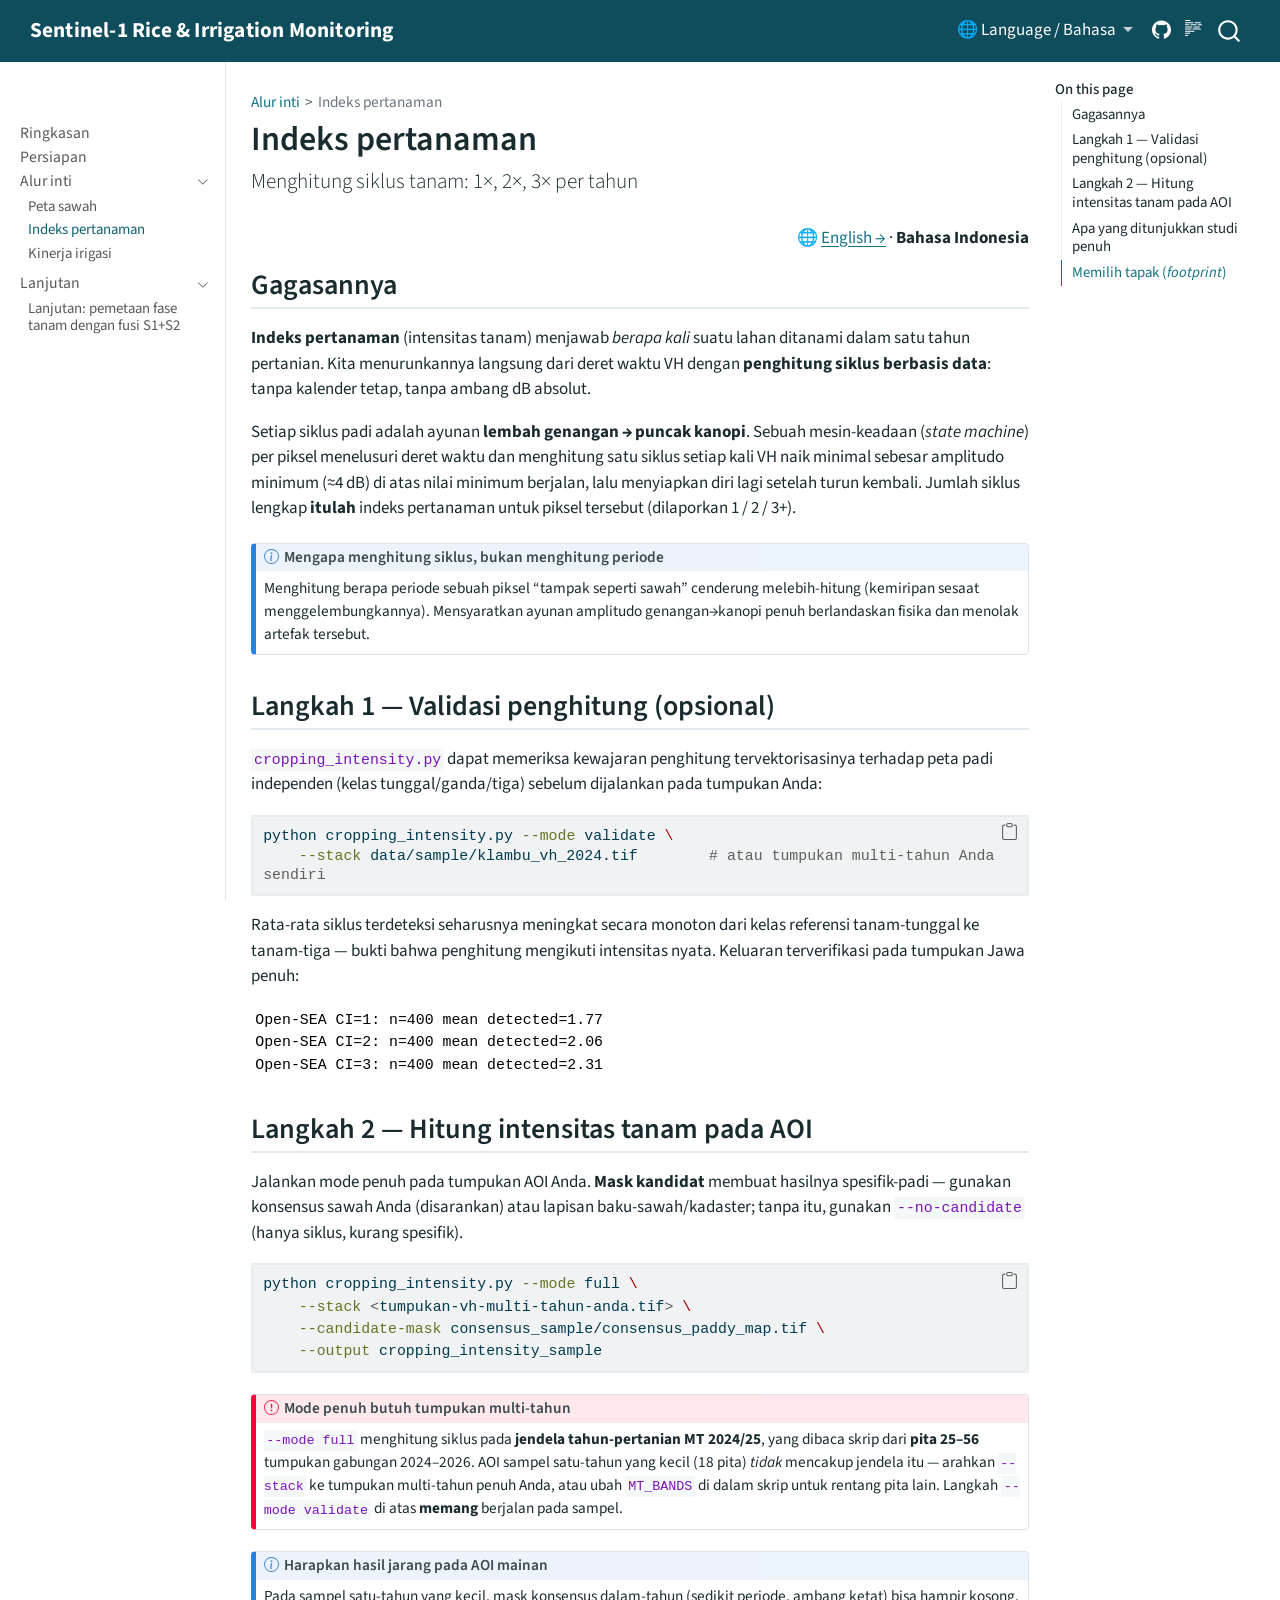
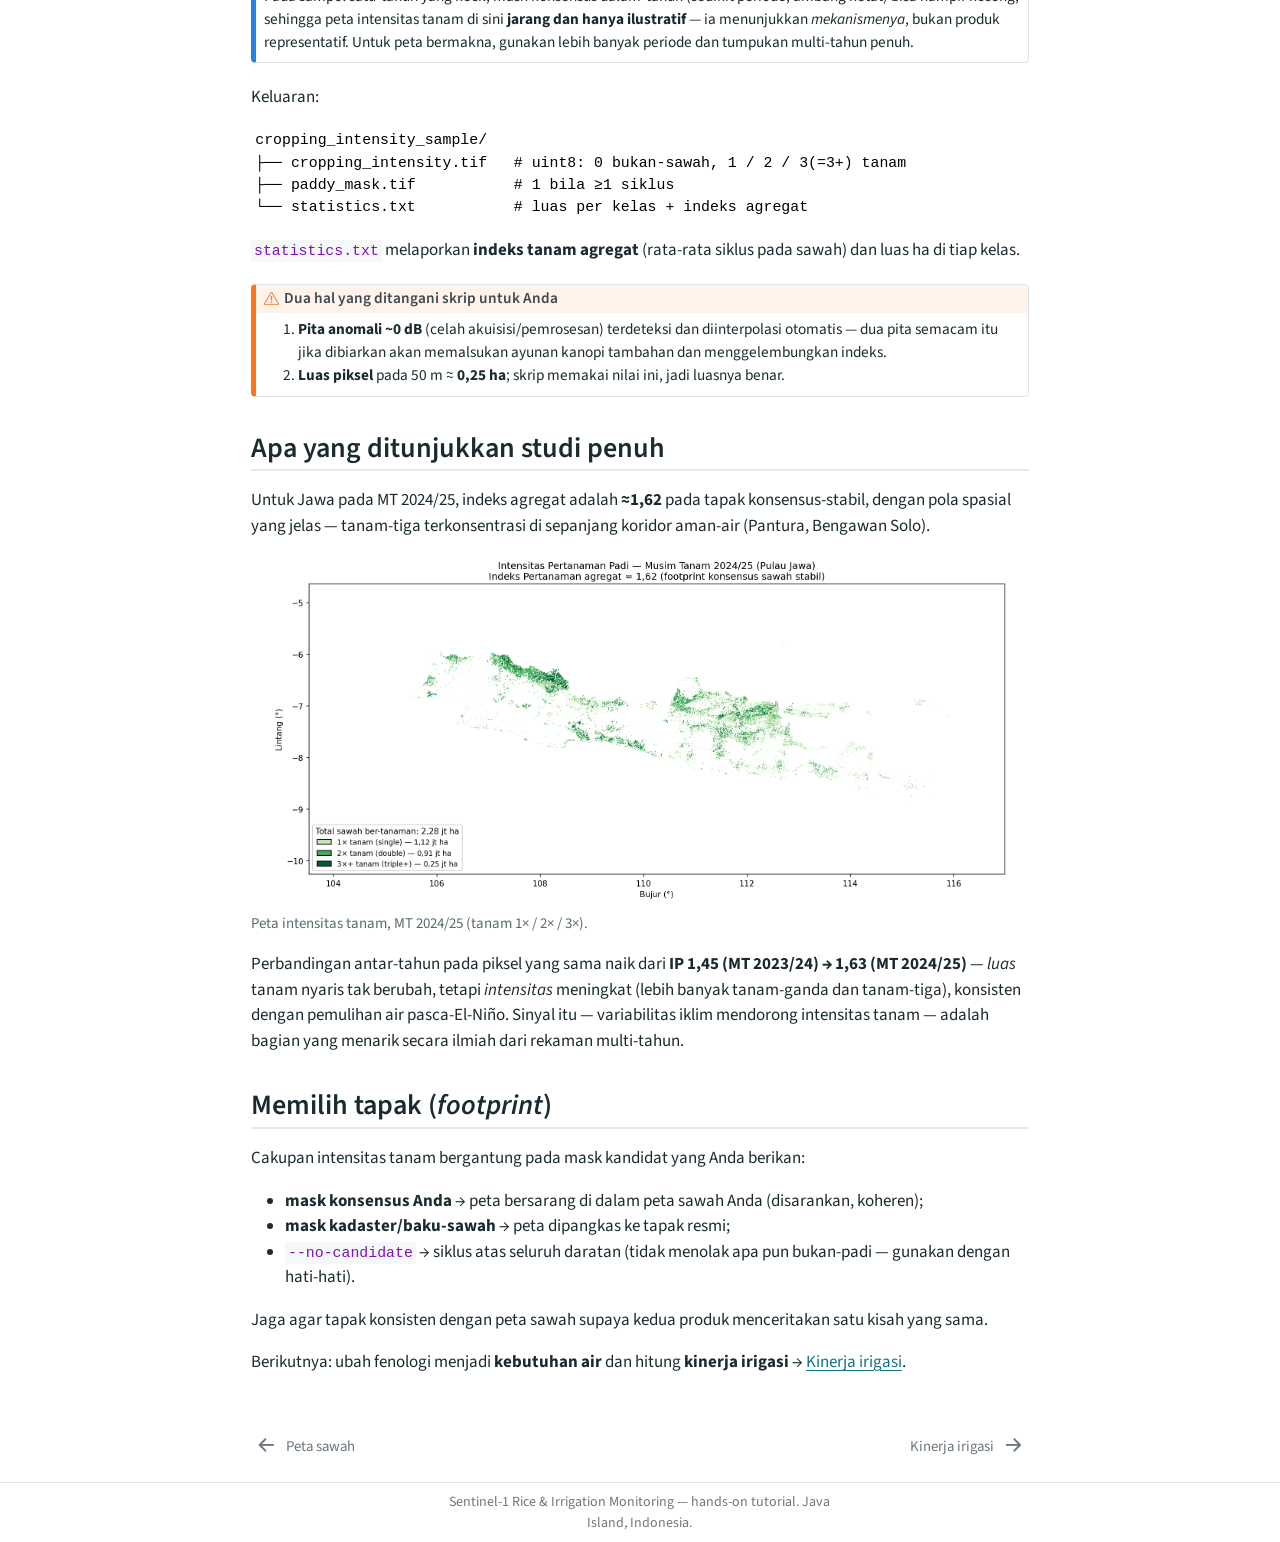
<file: docs/id/planting-index.html>
<!DOCTYPE html>
<html xmlns="http://www.w3.org/1999/xhtml" lang="en" xml:lang="en"><head>

<meta charset="utf-8">
<meta name="generator" content="quarto-1.9.38">

<meta name="viewport" content="width=device-width, initial-scale=1.0, user-scalable=yes">


<title>Indeks pertanaman – Sentinel-1 Rice &amp; Irrigation Monitoring</title>
<style>
/* Default styles provided by pandoc.
** See https://pandoc.org/MANUAL.html#variables-for-html for config info.
*/
code{white-space: pre-wrap;}
span.smallcaps{font-variant: small-caps;}
div.columns{display: flex; gap: min(4vw, 1.5em);}
div.column{flex: auto; overflow-x: auto;}
div.hanging-indent{margin-left: 1.5em; text-indent: -1.5em;}
ul.task-list{list-style: none;}
ul.task-list li input[type="checkbox"] {
  width: 0.8em;
  margin: 0 0.8em 0.2em -1em; /* quarto-specific, see https://github.com/quarto-dev/quarto-cli/issues/4556 */ 
  vertical-align: middle;
}
/* CSS for syntax highlighting */
html { -webkit-text-size-adjust: 100%; }
pre > code.sourceCode { white-space: pre; position: relative; }
pre > code.sourceCode > span { display: inline-block; line-height: 1.25; }
pre > code.sourceCode > span:empty { height: 1.2em; }
.sourceCode { overflow: visible; }
code.sourceCode > span { color: inherit; text-decoration: inherit; }
div.sourceCode { margin: 1em 0; }
pre.sourceCode { margin: 0; }
@media screen {
div.sourceCode { overflow: auto; }
}
@media print {
pre > code.sourceCode { white-space: pre-wrap; }
pre > code.sourceCode > span { text-indent: -5em; padding-left: 5em; }
}
pre.numberSource code
  { counter-reset: source-line 0; }
pre.numberSource code > span
  { position: relative; left: -4em; counter-increment: source-line; }
pre.numberSource code > span > a:first-child::before
  { content: counter(source-line);
    position: relative; left: -1em; text-align: right; vertical-align: baseline;
    border: none; display: inline-block;
    -webkit-touch-callout: none; -webkit-user-select: none;
    -khtml-user-select: none; -moz-user-select: none;
    -ms-user-select: none; user-select: none;
    padding: 0 4px; width: 4em;
  }
pre.numberSource { margin-left: 3em;  padding-left: 4px; }
div.sourceCode
  {   }
@media screen {
pre > code.sourceCode > span > a:first-child::before { text-decoration: underline; }
}
</style>


<script src="../site_libs/quarto-nav/quarto-nav.js"></script>
<script src="../site_libs/quarto-nav/headroom.min.js"></script>
<script src="../site_libs/clipboard/clipboard.min.js"></script>
<script src="../site_libs/quarto-search/autocomplete.umd.js"></script>
<script src="../site_libs/quarto-search/fuse.min.js"></script>
<script src="../site_libs/quarto-search/quarto-search.js"></script>
<meta name="quarto:offset" content="../">
<link href="../id/irrigation-performance.html" rel="next">
<link href="../id/paddy-map.html" rel="prev">
<script src="../site_libs/quarto-html/quarto.js" type="module"></script>
<script src="../site_libs/quarto-html/tabsets/tabsets.js" type="module"></script>
<script src="../site_libs/quarto-html/popper.min.js"></script>
<script src="../site_libs/quarto-html/tippy.umd.min.js"></script>
<script src="../site_libs/quarto-html/anchor.min.js"></script>
<link href="../site_libs/quarto-html/tippy.css" rel="stylesheet">
<link href="../site_libs/quarto-html/quarto-syntax-highlighting-15634bcf2e68342d4ad2dfa704d543f6.css" rel="stylesheet" id="quarto-text-highlighting-styles">
<script src="../site_libs/bootstrap/bootstrap.min.js"></script>
<link href="../site_libs/bootstrap/bootstrap-icons.css" rel="stylesheet">
<link href="../site_libs/bootstrap/bootstrap-a62e4a8c4ed1f37879b9d6c8c541ae5b.min.css" rel="stylesheet" append-hash="true" id="quarto-bootstrap" data-mode="light">
<script id="quarto-search-options" type="application/json">{
  "location": "navbar",
  "copy-button": false,
  "collapse-after": 3,
  "panel-placement": "end",
  "type": "overlay",
  "limit": 50,
  "keyboard-shortcut": [
    "f",
    "/",
    "s"
  ],
  "show-item-context": false,
  "language": {
    "search-no-results-text": "No results",
    "search-matching-documents-text": "matching documents",
    "search-copy-link-title": "Copy link to search",
    "search-hide-matches-text": "Hide additional matches",
    "search-more-match-text": "more match in this document",
    "search-more-matches-text": "more matches in this document",
    "search-clear-button-title": "Clear",
    "search-text-placeholder": "",
    "search-detached-cancel-button-title": "Cancel",
    "search-submit-button-title": "Submit",
    "search-label": "Search"
  }
}</script>
<style>html{ scroll-behavior: smooth; }</style>


</head>

<body class="nav-sidebar docked nav-fixed quarto-light">

<div id="quarto-search-results"></div>
  <header id="quarto-header" class="headroom fixed-top">
    <nav class="navbar navbar-expand-lg " data-bs-theme="dark">
      <div class="navbar-container container-fluid">
      <div class="navbar-brand-container mx-auto">
    <a class="navbar-brand" href="../index.html">
    <span class="navbar-title">Sentinel-1 Rice &amp; Irrigation Monitoring</span>
    </a>
  </div>
            <div id="quarto-search" class="" title="Search"></div>
          <button class="navbar-toggler" type="button" data-bs-toggle="collapse" data-bs-target="#navbarCollapse" aria-controls="navbarCollapse" role="menu" aria-expanded="false" aria-label="Toggle navigation" onclick="if (window.quartoToggleHeadroom) { window.quartoToggleHeadroom(); }">
  <span class="navbar-toggler-icon"></span>
</button>
          <div class="collapse navbar-collapse" id="navbarCollapse">
            <ul class="navbar-nav navbar-nav-scroll ms-auto">
  <li class="nav-item dropdown ">
    <a class="nav-link dropdown-toggle" href="#" id="nav-menu-language--bahasa" role="link" data-bs-toggle="dropdown" aria-expanded="false">
 <span class="menu-text">🌐 Language / Bahasa</span>
    </a>
    <ul class="dropdown-menu dropdown-menu-end" aria-labelledby="nav-menu-language--bahasa">    
        <li>
    <a class="dropdown-item" href="../index.html">
 <span class="dropdown-text">English</span></a>
  </li>  
        <li>
    <a class="dropdown-item" href="../id/index.html">
 <span class="dropdown-text">Bahasa Indonesia</span></a>
  </li>  
    </ul>
  </li>
  <li class="nav-item compact">
    <a class="nav-link" href="https://github.com/firmanhadi21/s1-rice-irrigation-tutorial"> <i class="bi bi-github" role="img" aria-label="GitHub">
</i> 
<span class="menu-text"></span></a>
  </li>  
</ul>
          </div> <!-- /navcollapse -->
            <div class="quarto-navbar-tools">
  <a href="" class="quarto-reader-toggle quarto-navigation-tool px-1" onclick="window.quartoToggleReader(); return false;" title="Toggle reader mode">
  <div class="quarto-reader-toggle-btn">
  <i class="bi"></i>
  </div>
</a>
</div>
      </div> <!-- /container-fluid -->
    </nav>
  <nav class="quarto-secondary-nav">
    <div class="container-fluid d-flex">
      <button type="button" class="quarto-btn-toggle btn" data-bs-toggle="collapse" role="button" data-bs-target=".quarto-sidebar-collapse-item" aria-controls="quarto-sidebar" aria-expanded="false" aria-label="Toggle sidebar navigation" onclick="if (window.quartoToggleHeadroom) { window.quartoToggleHeadroom(); }">
        <i class="bi bi-layout-text-sidebar-reverse"></i>
      </button>
        <nav class="quarto-page-breadcrumbs" aria-label="breadcrumb"><ol class="breadcrumb"><li class="breadcrumb-item"><a href="../id/paddy-map.html">Alur inti</a></li><li class="breadcrumb-item"><a href="../id/planting-index.html">Indeks pertanaman</a></li></ol></nav>
        <a class="flex-grow-1" role="navigation" data-bs-toggle="collapse" data-bs-target=".quarto-sidebar-collapse-item" aria-controls="quarto-sidebar" aria-expanded="false" aria-label="Toggle sidebar navigation" onclick="if (window.quartoToggleHeadroom) { window.quartoToggleHeadroom(); }">      
        </a>
      <button type="button" class="btn quarto-search-button" aria-label="Search" onclick="window.quartoOpenSearch();">
        <i class="bi bi-search"></i>
      </button>
    </div>
  </nav>
</header>
<!-- content -->
<div id="quarto-content" class="quarto-container page-columns page-rows-contents page-layout-article page-navbar">
<!-- sidebar -->
  <nav id="quarto-sidebar" class="sidebar collapse collapse-horizontal quarto-sidebar-collapse-item sidebar-navigation docked overflow-auto">
        <div class="mt-2 flex-shrink-0 align-items-center">
        <div class="sidebar-search">
        <div id="quarto-search" class="" title="Search"></div>
        </div>
        </div>
    <div class="sidebar-menu-container"> 
    <ul class="list-unstyled mt-1">
        <li class="sidebar-item">
  <div class="sidebar-item-container"> 
  <a href="../id/index.html" class="sidebar-item-text sidebar-link">
 <span class="menu-text">Ringkasan</span></a>
  </div>
</li>
        <li class="sidebar-item">
  <div class="sidebar-item-container"> 
  <a href="../id/setup.html" class="sidebar-item-text sidebar-link">
 <span class="menu-text">Persiapan</span></a>
  </div>
</li>
        <li class="sidebar-item sidebar-item-section">
      <div class="sidebar-item-container"> 
            <a class="sidebar-item-text sidebar-link text-start" data-bs-toggle="collapse" data-bs-target="#quarto-sidebar-section-1" role="navigation" aria-expanded="true">
 <span class="menu-text">Alur inti</span></a>
          <a class="sidebar-item-toggle text-start" data-bs-toggle="collapse" data-bs-target="#quarto-sidebar-section-1" role="navigation" aria-expanded="true" aria-label="Toggle section">
            <i class="bi bi-chevron-right ms-2"></i>
          </a> 
      </div>
      <ul id="quarto-sidebar-section-1" class="collapse list-unstyled sidebar-section depth1 show">  
          <li class="sidebar-item">
  <div class="sidebar-item-container"> 
  <a href="../id/paddy-map.html" class="sidebar-item-text sidebar-link">
 <span class="menu-text">Peta sawah</span></a>
  </div>
</li>
          <li class="sidebar-item">
  <div class="sidebar-item-container"> 
  <a href="../id/planting-index.html" class="sidebar-item-text sidebar-link active">
 <span class="menu-text">Indeks pertanaman</span></a>
  </div>
</li>
          <li class="sidebar-item">
  <div class="sidebar-item-container"> 
  <a href="../id/irrigation-performance.html" class="sidebar-item-text sidebar-link">
 <span class="menu-text">Kinerja irigasi</span></a>
  </div>
</li>
      </ul>
  </li>
        <li class="sidebar-item sidebar-item-section">
      <div class="sidebar-item-container"> 
            <a class="sidebar-item-text sidebar-link text-start" data-bs-toggle="collapse" data-bs-target="#quarto-sidebar-section-2" role="navigation" aria-expanded="true">
 <span class="menu-text">Lanjutan</span></a>
          <a class="sidebar-item-toggle text-start" data-bs-toggle="collapse" data-bs-target="#quarto-sidebar-section-2" role="navigation" aria-expanded="true" aria-label="Toggle section">
            <i class="bi bi-chevron-right ms-2"></i>
          </a> 
      </div>
      <ul id="quarto-sidebar-section-2" class="collapse list-unstyled sidebar-section depth1 show">  
          <li class="sidebar-item">
  <div class="sidebar-item-container"> 
  <a href="../id/growth-phase.html" class="sidebar-item-text sidebar-link">
 <span class="menu-text">Lanjutan: pemetaan fase tanam dengan fusi S1+S2</span></a>
  </div>
</li>
      </ul>
  </li>
    </ul>
    </div>
</nav>
<div id="quarto-sidebar-glass" class="quarto-sidebar-collapse-item" data-bs-toggle="collapse" data-bs-target=".quarto-sidebar-collapse-item"></div>
<!-- margin-sidebar -->
    <div id="quarto-margin-sidebar" class="sidebar margin-sidebar">
        <nav id="TOC" role="doc-toc" class="toc-active">
    <h2 id="toc-title">On this page</h2>
   
  <ul>
  <li><a href="#gagasannya" id="toc-gagasannya" class="nav-link active" data-scroll-target="#gagasannya">Gagasannya</a></li>
  <li><a href="#langkah-1-validasi-penghitung-opsional" id="toc-langkah-1-validasi-penghitung-opsional" class="nav-link" data-scroll-target="#langkah-1-validasi-penghitung-opsional">Langkah 1 — Validasi penghitung (opsional)</a></li>
  <li><a href="#langkah-2-hitung-intensitas-tanam-pada-aoi" id="toc-langkah-2-hitung-intensitas-tanam-pada-aoi" class="nav-link" data-scroll-target="#langkah-2-hitung-intensitas-tanam-pada-aoi">Langkah 2 — Hitung intensitas tanam pada AOI</a></li>
  <li><a href="#apa-yang-ditunjukkan-studi-penuh" id="toc-apa-yang-ditunjukkan-studi-penuh" class="nav-link" data-scroll-target="#apa-yang-ditunjukkan-studi-penuh">Apa yang ditunjukkan studi penuh</a></li>
  <li><a href="#memilih-tapak-footprint" id="toc-memilih-tapak-footprint" class="nav-link" data-scroll-target="#memilih-tapak-footprint">Memilih tapak (<em>footprint</em>)</a></li>
  </ul>
</nav>
    </div>
<!-- main -->
<main class="content" id="quarto-document-content">

<header id="title-block-header" class="quarto-title-block default"><nav class="quarto-page-breadcrumbs quarto-title-breadcrumbs d-none d-lg-block" aria-label="breadcrumb"><ol class="breadcrumb"><li class="breadcrumb-item"><a href="../id/paddy-map.html">Alur inti</a></li><li class="breadcrumb-item"><a href="../id/planting-index.html">Indeks pertanaman</a></li></ol></nav>
<div class="quarto-title">
<h1 class="title">Indeks pertanaman</h1>
<p class="subtitle lead">Menghitung siklus tanam: 1×, 2×, 3× per tahun</p>
</div>



<div class="quarto-title-meta">

    
  
    
  </div>
  


</header>


<div class="text-end">
<p>🌐 <a href="../planting-index.html">English →</a> · <strong>Bahasa Indonesia</strong></p>
</div>
<section id="gagasannya" class="level2">
<h2 class="anchored" data-anchor-id="gagasannya">Gagasannya</h2>
<p><strong>Indeks pertanaman</strong> (intensitas tanam) menjawab <em>berapa kali</em> suatu lahan ditanami dalam satu tahun pertanian. Kita menurunkannya langsung dari deret waktu VH dengan <strong>penghitung siklus berbasis data</strong>: tanpa kalender tetap, tanpa ambang dB absolut.</p>
<p>Setiap siklus padi adalah ayunan <strong>lembah genangan → puncak kanopi</strong>. Sebuah mesin-keadaan (<em>state machine</em>) per piksel menelusuri deret waktu dan menghitung satu siklus setiap kali VH naik minimal sebesar amplitudo minimum (≈4 dB) di atas nilai minimum berjalan, lalu menyiapkan diri lagi setelah turun kembali. Jumlah siklus lengkap <strong>itulah</strong> indeks pertanaman untuk piksel tersebut (dilaporkan 1 / 2 / 3+).</p>
<div class="callout callout-style-default callout-note callout-titled">
<div class="callout-header d-flex align-content-center">
<div class="callout-icon-container">
<i class="callout-icon"></i>
</div>
<div class="callout-title-container flex-fill">
<span class="screen-reader-only">Note</span>Mengapa menghitung siklus, bukan menghitung periode
</div>
</div>
<div class="callout-body-container callout-body">
<p>Menghitung berapa periode sebuah piksel “tampak seperti sawah” cenderung melebih-hitung (kemiripan sesaat menggelembungkannya). Mensyaratkan ayunan amplitudo genangan→kanopi penuh berlandaskan fisika dan menolak artefak tersebut.</p>
</div>
</div>
</section>
<section id="langkah-1-validasi-penghitung-opsional" class="level2">
<h2 class="anchored" data-anchor-id="langkah-1-validasi-penghitung-opsional">Langkah 1 — Validasi penghitung (opsional)</h2>
<p><code>cropping_intensity.py</code> dapat memeriksa kewajaran penghitung tervektorisasinya terhadap peta padi independen (kelas tunggal/ganda/tiga) sebelum dijalankan pada tumpukan Anda:</p>
<div class="code-copy-outer-scaffold"><div class="sourceCode" id="cb1"><pre class="sourceCode bash code-with-copy"><code class="sourceCode bash"><span id="cb1-1"><a href="#cb1-1" aria-hidden="true" tabindex="-1"></a><span class="ex">python</span> cropping_intensity.py <span class="at">--mode</span> validate <span class="dt">\</span></span>
<span id="cb1-2"><a href="#cb1-2" aria-hidden="true" tabindex="-1"></a>    <span class="at">--stack</span> data/sample/klambu_vh_2024.tif        <span class="co"># atau tumpukan multi-tahun Anda sendiri</span></span></code></pre></div><button title="Copy to Clipboard" class="code-copy-button"><i class="bi"></i></button></div>
<p>Rata-rata siklus terdeteksi seharusnya meningkat secara monoton dari kelas referensi tanam-tunggal ke tanam-tiga — bukti bahwa penghitung mengikuti intensitas nyata. Keluaran terverifikasi pada tumpukan Jawa penuh:</p>
<pre><code>Open-SEA CI=1: n=400 mean detected=1.77
Open-SEA CI=2: n=400 mean detected=2.06
Open-SEA CI=3: n=400 mean detected=2.31</code></pre>
</section>
<section id="langkah-2-hitung-intensitas-tanam-pada-aoi" class="level2">
<h2 class="anchored" data-anchor-id="langkah-2-hitung-intensitas-tanam-pada-aoi">Langkah 2 — Hitung intensitas tanam pada AOI</h2>
<p>Jalankan mode penuh pada tumpukan AOI Anda. <strong>Mask kandidat</strong> membuat hasilnya spesifik-padi — gunakan konsensus sawah Anda (disarankan) atau lapisan baku-sawah/kadaster; tanpa itu, gunakan <code>--no-candidate</code> (hanya siklus, kurang spesifik).</p>
<div class="code-copy-outer-scaffold"><div class="sourceCode" id="cb3"><pre class="sourceCode bash code-with-copy"><code class="sourceCode bash"><span id="cb3-1"><a href="#cb3-1" aria-hidden="true" tabindex="-1"></a><span class="ex">python</span> cropping_intensity.py <span class="at">--mode</span> full <span class="dt">\</span></span>
<span id="cb3-2"><a href="#cb3-2" aria-hidden="true" tabindex="-1"></a>    <span class="at">--stack</span> <span class="op">&lt;</span>tumpukan-vh-multi-tahun-anda.tif<span class="op">&gt;</span> <span class="dt">\</span></span>
<span id="cb3-3"><a href="#cb3-3" aria-hidden="true" tabindex="-1"></a>    <span class="at">--candidate-mask</span> consensus_sample/consensus_paddy_map.tif <span class="dt">\</span></span>
<span id="cb3-4"><a href="#cb3-4" aria-hidden="true" tabindex="-1"></a>    <span class="at">--output</span> cropping_intensity_sample</span></code></pre></div><button title="Copy to Clipboard" class="code-copy-button"><i class="bi"></i></button></div>
<div class="callout callout-style-default callout-important callout-titled">
<div class="callout-header d-flex align-content-center">
<div class="callout-icon-container">
<i class="callout-icon"></i>
</div>
<div class="callout-title-container flex-fill">
<span class="screen-reader-only">Important</span>Mode penuh butuh tumpukan multi-tahun
</div>
</div>
<div class="callout-body-container callout-body">
<p><code>--mode full</code> menghitung siklus pada <strong>jendela tahun-pertanian MT 2024/25</strong>, yang dibaca skrip dari <strong>pita 25–56</strong> tumpukan gabungan 2024–2026. AOI sampel satu-tahun yang kecil (18 pita) <em>tidak</em> mencakup jendela itu — arahkan <code>--stack</code> ke tumpukan multi-tahun penuh Anda, atau ubah <code>MT_BANDS</code> di dalam skrip untuk rentang pita lain. Langkah <code>--mode validate</code> di atas <strong>memang</strong> berjalan pada sampel.</p>
</div>
</div>
<div class="callout callout-style-default callout-note callout-titled">
<div class="callout-header d-flex align-content-center">
<div class="callout-icon-container">
<i class="callout-icon"></i>
</div>
<div class="callout-title-container flex-fill">
<span class="screen-reader-only">Note</span>Harapkan hasil jarang pada AOI mainan
</div>
</div>
<div class="callout-body-container callout-body">
<p>Pada sampel satu-tahun yang kecil, mask konsensus dalam-tahun (sedikit periode, ambang ketat) bisa hampir kosong, sehingga peta intensitas tanam di sini <strong>jarang dan hanya ilustratif</strong> — ia menunjukkan <em>mekanismenya</em>, bukan produk representatif. Untuk peta bermakna, gunakan lebih banyak periode dan tumpukan multi-tahun penuh.</p>
</div>
</div>
<p>Keluaran:</p>
<pre><code>cropping_intensity_sample/
├── cropping_intensity.tif   # uint8: 0 bukan-sawah, 1 / 2 / 3(=3+) tanam
├── paddy_mask.tif           # 1 bila ≥1 siklus
└── statistics.txt           # luas per kelas + indeks agregat</code></pre>
<p><code>statistics.txt</code> melaporkan <strong>indeks tanam agregat</strong> (rata-rata siklus pada sawah) dan luas ha di tiap kelas.</p>
<div class="callout callout-style-default callout-warning callout-titled">
<div class="callout-header d-flex align-content-center">
<div class="callout-icon-container">
<i class="callout-icon"></i>
</div>
<div class="callout-title-container flex-fill">
<span class="screen-reader-only">Warning</span>Dua hal yang ditangani skrip untuk Anda
</div>
</div>
<div class="callout-body-container callout-body">
<ol type="1">
<li><strong>Pita anomali ~0 dB</strong> (celah akuisisi/pemrosesan) terdeteksi dan diinterpolasi otomatis — dua pita semacam itu jika dibiarkan akan memalsukan ayunan kanopi tambahan dan menggelembungkan indeks.</li>
<li><strong>Luas piksel</strong> pada 50 m ≈ <strong>0,25 ha</strong>; skrip memakai nilai ini, jadi luasnya benar.</li>
</ol>
</div>
</div>
</section>
<section id="apa-yang-ditunjukkan-studi-penuh" class="level2">
<h2 class="anchored" data-anchor-id="apa-yang-ditunjukkan-studi-penuh">Apa yang ditunjukkan studi penuh</h2>
<p>Untuk Jawa pada MT 2024/25, indeks agregat adalah <strong>≈1,62</strong> pada tapak konsensus-stabil, dengan pola spasial yang jelas — tanam-tiga terkonsentrasi di sepanjang koridor aman-air (Pantura, Bengawan Solo).</p>
<div class="quarto-figure quarto-figure-center">
<figure class="figure">
<p><img src="../images/fig_cropping_intensity_mt2024_25.png" class="img-fluid figure-img" style="width:95.0%"></p>
<figcaption>Peta intensitas tanam, MT 2024/25 (tanam 1× / 2× / 3×).</figcaption>
</figure>
</div>
<p>Perbandingan antar-tahun pada piksel yang sama naik dari <strong>IP 1,45 (MT 2023/24) → 1,63 (MT 2024/25)</strong> — <em>luas</em> tanam nyaris tak berubah, tetapi <em>intensitas</em> meningkat (lebih banyak tanam-ganda dan tanam-tiga), konsisten dengan pemulihan air pasca-El-Niño. Sinyal itu — variabilitas iklim mendorong intensitas tanam — adalah bagian yang menarik secara ilmiah dari rekaman multi-tahun.</p>
</section>
<section id="memilih-tapak-footprint" class="level2">
<h2 class="anchored" data-anchor-id="memilih-tapak-footprint">Memilih tapak (<em>footprint</em>)</h2>
<p>Cakupan intensitas tanam bergantung pada mask kandidat yang Anda berikan:</p>
<ul>
<li><strong>mask konsensus Anda</strong> → peta bersarang di dalam peta sawah Anda (disarankan, koheren);</li>
<li><strong>mask kadaster/baku-sawah</strong> → peta dipangkas ke tapak resmi;</li>
<li><strong><code>--no-candidate</code></strong> → siklus atas seluruh daratan (tidak menolak apa pun bukan-padi — gunakan dengan hati-hati).</li>
</ul>
<p>Jaga agar tapak konsisten dengan peta sawah supaya kedua produk menceritakan satu kisah yang sama.</p>
<p>Berikutnya: ubah fenologi menjadi <strong>kebutuhan air</strong> dan hitung <strong>kinerja irigasi</strong> → <a href="../id/irrigation-performance.html">Kinerja irigasi</a>.</p>


</section>

</main> <!-- /main -->
<script id="quarto-html-after-body" type="application/javascript">
  window.document.addEventListener("DOMContentLoaded", function (event) {
    const icon = "";
    const anchorJS = new window.AnchorJS();
    anchorJS.options = {
      placement: 'right',
      icon: icon
    };
    anchorJS.add('.anchored');
    const isCodeAnnotation = (el) => {
      for (const clz of el.classList) {
        if (clz.startsWith('code-annotation-')) {                     
          return true;
        }
      }
      return false;
    }
    const onCopySuccess = function(e) {
      // button target
      const button = e.trigger;
      // don't keep focus
      button.blur();
      // flash "checked"
      button.classList.add('code-copy-button-checked');
      var currentTitle = button.getAttribute("title");
      button.setAttribute("title", "Copied!");
      let tooltip;
      if (window.bootstrap) {
        button.setAttribute("data-bs-toggle", "tooltip");
        button.setAttribute("data-bs-placement", "left");
        button.setAttribute("data-bs-title", "Copied!");
        tooltip = new bootstrap.Tooltip(button, 
          { trigger: "manual", 
            customClass: "code-copy-button-tooltip",
            offset: [0, -8]});
        tooltip.show();    
      }
      setTimeout(function() {
        if (tooltip) {
          tooltip.hide();
          button.removeAttribute("data-bs-title");
          button.removeAttribute("data-bs-toggle");
          button.removeAttribute("data-bs-placement");
        }
        button.setAttribute("title", currentTitle);
        button.classList.remove('code-copy-button-checked');
      }, 1000);
      // clear code selection
      e.clearSelection();
    }
    const getTextToCopy = function(trigger) {
      const outerScaffold = trigger.parentElement.cloneNode(true);
      const codeEl = outerScaffold.querySelector('code');
      for (const childEl of codeEl.children) {
        if (isCodeAnnotation(childEl)) {
          childEl.remove();
        }
      }
      return codeEl.innerText;
    }
    const clipboard = new window.ClipboardJS('.code-copy-button:not([data-in-quarto-modal])', {
      text: getTextToCopy
    });
    clipboard.on('success', onCopySuccess);
    if (window.document.getElementById('quarto-embedded-source-code-modal')) {
      const clipboardModal = new window.ClipboardJS('.code-copy-button[data-in-quarto-modal]', {
        text: getTextToCopy,
        container: window.document.getElementById('quarto-embedded-source-code-modal')
      });
      clipboardModal.on('success', onCopySuccess);
    }
      var localhostRegex = new RegExp(/^(?:http|https):\/\/localhost\:?[0-9]*\//);
      var mailtoRegex = new RegExp(/^mailto:/);
        var filterRegex = new RegExp('/' + window.location.host + '/');
      var isInternal = (href) => {
          return filterRegex.test(href) || localhostRegex.test(href) || mailtoRegex.test(href);
      }
      // Inspect non-navigation links and adorn them if external
     var links = window.document.querySelectorAll('a[href]:not(.nav-link):not(.navbar-brand):not(.toc-action):not(.sidebar-link):not(.sidebar-item-toggle):not(.pagination-link):not(.no-external):not([aria-hidden]):not(.dropdown-item):not(.quarto-navigation-tool):not(.about-link)');
      for (var i=0; i<links.length; i++) {
        const link = links[i];
        if (!isInternal(link.href)) {
          // undo the damage that might have been done by quarto-nav.js in the case of
          // links that we want to consider external
          if (link.dataset.originalHref !== undefined) {
            link.href = link.dataset.originalHref;
          }
            // target, if specified
            link.setAttribute("target", "_blank");
            if (link.getAttribute("rel") === null) {
              link.setAttribute("rel", "noopener");
            }
        }
      }
    function tippyHover(el, contentFn, onTriggerFn, onUntriggerFn) {
      const config = {
        allowHTML: true,
        maxWidth: 500,
        delay: 100,
        arrow: false,
        appendTo: function(el) {
            return el.parentElement;
        },
        interactive: true,
        interactiveBorder: 10,
        theme: 'quarto',
        placement: 'bottom-start',
      };
      if (contentFn) {
        config.content = contentFn;
      }
      if (onTriggerFn) {
        config.onTrigger = onTriggerFn;
      }
      if (onUntriggerFn) {
        config.onUntrigger = onUntriggerFn;
      }
      window.tippy(el, config); 
    }
    const noterefs = window.document.querySelectorAll('a[role="doc-noteref"]');
    for (var i=0; i<noterefs.length; i++) {
      const ref = noterefs[i];
      tippyHover(ref, function() {
        // use id or data attribute instead here
        let href = ref.getAttribute('data-footnote-href') || ref.getAttribute('href');
        try { href = new URL(href).hash; } catch {}
        const id = href.replace(/^#\/?/, "");
        const note = window.document.getElementById(id);
        if (note) {
          return note.innerHTML;
        } else {
          return "";
        }
      });
    }
    const xrefs = window.document.querySelectorAll('a.quarto-xref');
    const processXRef = (id, note) => {
      // Strip column container classes
      const stripColumnClz = (el) => {
        el.classList.remove("page-full", "page-columns");
        if (el.children) {
          for (const child of el.children) {
            stripColumnClz(child);
          }
        }
      }
      stripColumnClz(note)
      if (id === null || id.startsWith('sec-')) {
        // Special case sections, only their first couple elements
        const container = document.createElement("div");
        if (note.children && note.children.length > 2) {
          container.appendChild(note.children[0].cloneNode(true));
          for (let i = 1; i < note.children.length; i++) {
            const child = note.children[i];
            if (child.tagName === "P" && child.innerText === "") {
              continue;
            } else {
              container.appendChild(child.cloneNode(true));
              break;
            }
          }
          if (window.Quarto?.typesetMath) {
            window.Quarto.typesetMath(container);
          }
          return container.innerHTML
        } else {
          if (window.Quarto?.typesetMath) {
            window.Quarto.typesetMath(note);
          }
          return note.innerHTML;
        }
      } else {
        // Remove any anchor links if they are present
        const anchorLink = note.querySelector('a.anchorjs-link');
        if (anchorLink) {
          anchorLink.remove();
        }
        if (window.Quarto?.typesetMath) {
          window.Quarto.typesetMath(note);
        }
        if (note.classList.contains("callout")) {
          return note.outerHTML;
        } else {
          return note.innerHTML;
        }
      }
    }
    for (var i=0; i<xrefs.length; i++) {
      const xref = xrefs[i];
      tippyHover(xref, undefined, function(instance) {
        instance.disable();
        let url = xref.getAttribute('href');
        let hash = undefined; 
        if (url.startsWith('#')) {
          hash = url;
        } else {
          try { hash = new URL(url).hash; } catch {}
        }
        if (hash) {
          const id = hash.replace(/^#\/?/, "");
          const note = window.document.getElementById(id);
          if (note !== null) {
            try {
              const html = processXRef(id, note.cloneNode(true));
              instance.setContent(html);
            } finally {
              instance.enable();
              instance.show();
            }
          } else {
            // See if we can fetch this
            fetch(url.split('#')[0])
            .then(res => res.text())
            .then(html => {
              const parser = new DOMParser();
              const htmlDoc = parser.parseFromString(html, "text/html");
              const note = htmlDoc.getElementById(id);
              if (note !== null) {
                const html = processXRef(id, note);
                instance.setContent(html);
              } 
            }).finally(() => {
              instance.enable();
              instance.show();
            });
          }
        } else {
          // See if we can fetch a full url (with no hash to target)
          // This is a special case and we should probably do some content thinning / targeting
          fetch(url)
          .then(res => res.text())
          .then(html => {
            const parser = new DOMParser();
            const htmlDoc = parser.parseFromString(html, "text/html");
            const note = htmlDoc.querySelector('main.content');
            if (note !== null) {
              // This should only happen for chapter cross references
              // (since there is no id in the URL)
              // remove the first header
              if (note.children.length > 0 && note.children[0].tagName === "HEADER") {
                note.children[0].remove();
              }
              const html = processXRef(null, note);
              instance.setContent(html);
            } 
          }).finally(() => {
            instance.enable();
            instance.show();
          });
        }
      }, function(instance) {
      });
    }
        let selectedAnnoteEl;
        const selectorForAnnotation = ( cell, annotation) => {
          let cellAttr = 'data-code-cell="' + cell + '"';
          let lineAttr = 'data-code-annotation="' +  annotation + '"';
          const selector = 'span[' + cellAttr + '][' + lineAttr + ']';
          return selector;
        }
        const selectCodeLines = (annoteEl) => {
          const doc = window.document;
          const targetCell = annoteEl.getAttribute("data-target-cell");
          const targetAnnotation = annoteEl.getAttribute("data-target-annotation");
          const annoteSpan = window.document.querySelector(selectorForAnnotation(targetCell, targetAnnotation));
          const lines = annoteSpan.getAttribute("data-code-lines").split(",");
          const lineIds = lines.map((line) => {
            return targetCell + "-" + line;
          })
          let top = null;
          let height = null;
          let parent = null;
          if (lineIds.length > 0) {
              //compute the position of the single el (top and bottom and make a div)
              const el = window.document.getElementById(lineIds[0]);
              top = el.offsetTop;
              height = el.offsetHeight;
              parent = el.parentElement.parentElement;
            if (lineIds.length > 1) {
              const lastEl = window.document.getElementById(lineIds[lineIds.length - 1]);
              const bottom = lastEl.offsetTop + lastEl.offsetHeight;
              height = bottom - top;
            }
            if (top !== null && height !== null && parent !== null) {
              // cook up a div (if necessary) and position it 
              let div = window.document.getElementById("code-annotation-line-highlight");
              if (div === null) {
                div = window.document.createElement("div");
                div.setAttribute("id", "code-annotation-line-highlight");
                div.style.position = 'absolute';
                parent.appendChild(div);
              }
              div.style.top = top - 2 + "px";
              div.style.height = height + 4 + "px";
              div.style.left = 0;
              let gutterDiv = window.document.getElementById("code-annotation-line-highlight-gutter");
              if (gutterDiv === null) {
                gutterDiv = window.document.createElement("div");
                gutterDiv.setAttribute("id", "code-annotation-line-highlight-gutter");
                gutterDiv.style.position = 'absolute';
                const codeCell = window.document.getElementById(targetCell);
                const gutter = codeCell.querySelector('.code-annotation-gutter');
                gutter.appendChild(gutterDiv);
              }
              gutterDiv.style.top = top - 2 + "px";
              gutterDiv.style.height = height + 4 + "px";
            }
            selectedAnnoteEl = annoteEl;
          }
        };
        const unselectCodeLines = () => {
          const elementsIds = ["code-annotation-line-highlight", "code-annotation-line-highlight-gutter"];
          elementsIds.forEach((elId) => {
            const div = window.document.getElementById(elId);
            if (div) {
              div.remove();
            }
          });
          selectedAnnoteEl = undefined;
        };
          // Handle positioning of the toggle
      window.addEventListener(
        "resize",
        throttle(() => {
          elRect = undefined;
          if (selectedAnnoteEl) {
            selectCodeLines(selectedAnnoteEl);
          }
        }, 10)
      );
      function throttle(fn, ms) {
      let throttle = false;
      let timer;
        return (...args) => {
          if(!throttle) { // first call gets through
              fn.apply(this, args);
              throttle = true;
          } else { // all the others get throttled
              if(timer) clearTimeout(timer); // cancel #2
              timer = setTimeout(() => {
                fn.apply(this, args);
                timer = throttle = false;
              }, ms);
          }
        };
      }
        // Attach click handler to the DT
        const annoteDls = window.document.querySelectorAll('dt[data-target-cell]');
        for (const annoteDlNode of annoteDls) {
          annoteDlNode.addEventListener('click', (event) => {
            const clickedEl = event.target;
            if (clickedEl !== selectedAnnoteEl) {
              unselectCodeLines();
              const activeEl = window.document.querySelector('dt[data-target-cell].code-annotation-active');
              if (activeEl) {
                activeEl.classList.remove('code-annotation-active');
              }
              selectCodeLines(clickedEl);
              clickedEl.classList.add('code-annotation-active');
            } else {
              // Unselect the line
              unselectCodeLines();
              clickedEl.classList.remove('code-annotation-active');
            }
          });
        }
    const findCites = (el) => {
      const parentEl = el.parentElement;
      if (parentEl) {
        const cites = parentEl.dataset.cites;
        if (cites) {
          return {
            el,
            cites: cites.split(' ')
          };
        } else {
          return findCites(el.parentElement)
        }
      } else {
        return undefined;
      }
    };
    var bibliorefs = window.document.querySelectorAll('a[role="doc-biblioref"]');
    for (var i=0; i<bibliorefs.length; i++) {
      const ref = bibliorefs[i];
      const citeInfo = findCites(ref);
      if (citeInfo) {
        tippyHover(citeInfo.el, function() {
          var popup = window.document.createElement('div');
          citeInfo.cites.forEach(function(cite) {
            var citeDiv = window.document.createElement('div');
            citeDiv.classList.add('hanging-indent');
            citeDiv.classList.add('csl-entry');
            var biblioDiv = window.document.getElementById('ref-' + cite);
            if (biblioDiv) {
              citeDiv.innerHTML = biblioDiv.innerHTML;
            }
            popup.appendChild(citeDiv);
          });
          return popup.innerHTML;
        });
      }
    }
  });
  </script>
<nav class="page-navigation">
  <div class="nav-page nav-page-previous">
      <a href="../id/paddy-map.html" class="pagination-link" aria-label="Peta sawah">
        <i class="bi bi-arrow-left-short"></i> <span class="nav-page-text">Peta sawah</span>
      </a>          
  </div>
  <div class="nav-page nav-page-next">
      <a href="../id/irrigation-performance.html" class="pagination-link" aria-label="Kinerja irigasi">
        <span class="nav-page-text">Kinerja irigasi</span> <i class="bi bi-arrow-right-short"></i>
      </a>
  </div>
</nav>
</div> <!-- /content -->
<footer class="footer">
  <div class="nav-footer">
    <div class="nav-footer-left">
      &nbsp;
    </div>   
    <div class="nav-footer-center">
<p>Sentinel-1 Rice &amp; Irrigation Monitoring — hands-on tutorial. Java Island, Indonesia.</p>
</div>
    <div class="nav-footer-right">
      &nbsp;
    </div>
  </div>
</footer>




<script src="../site_libs/quarto-html/zenscroll-min.js"></script>
</body></html>
</file>
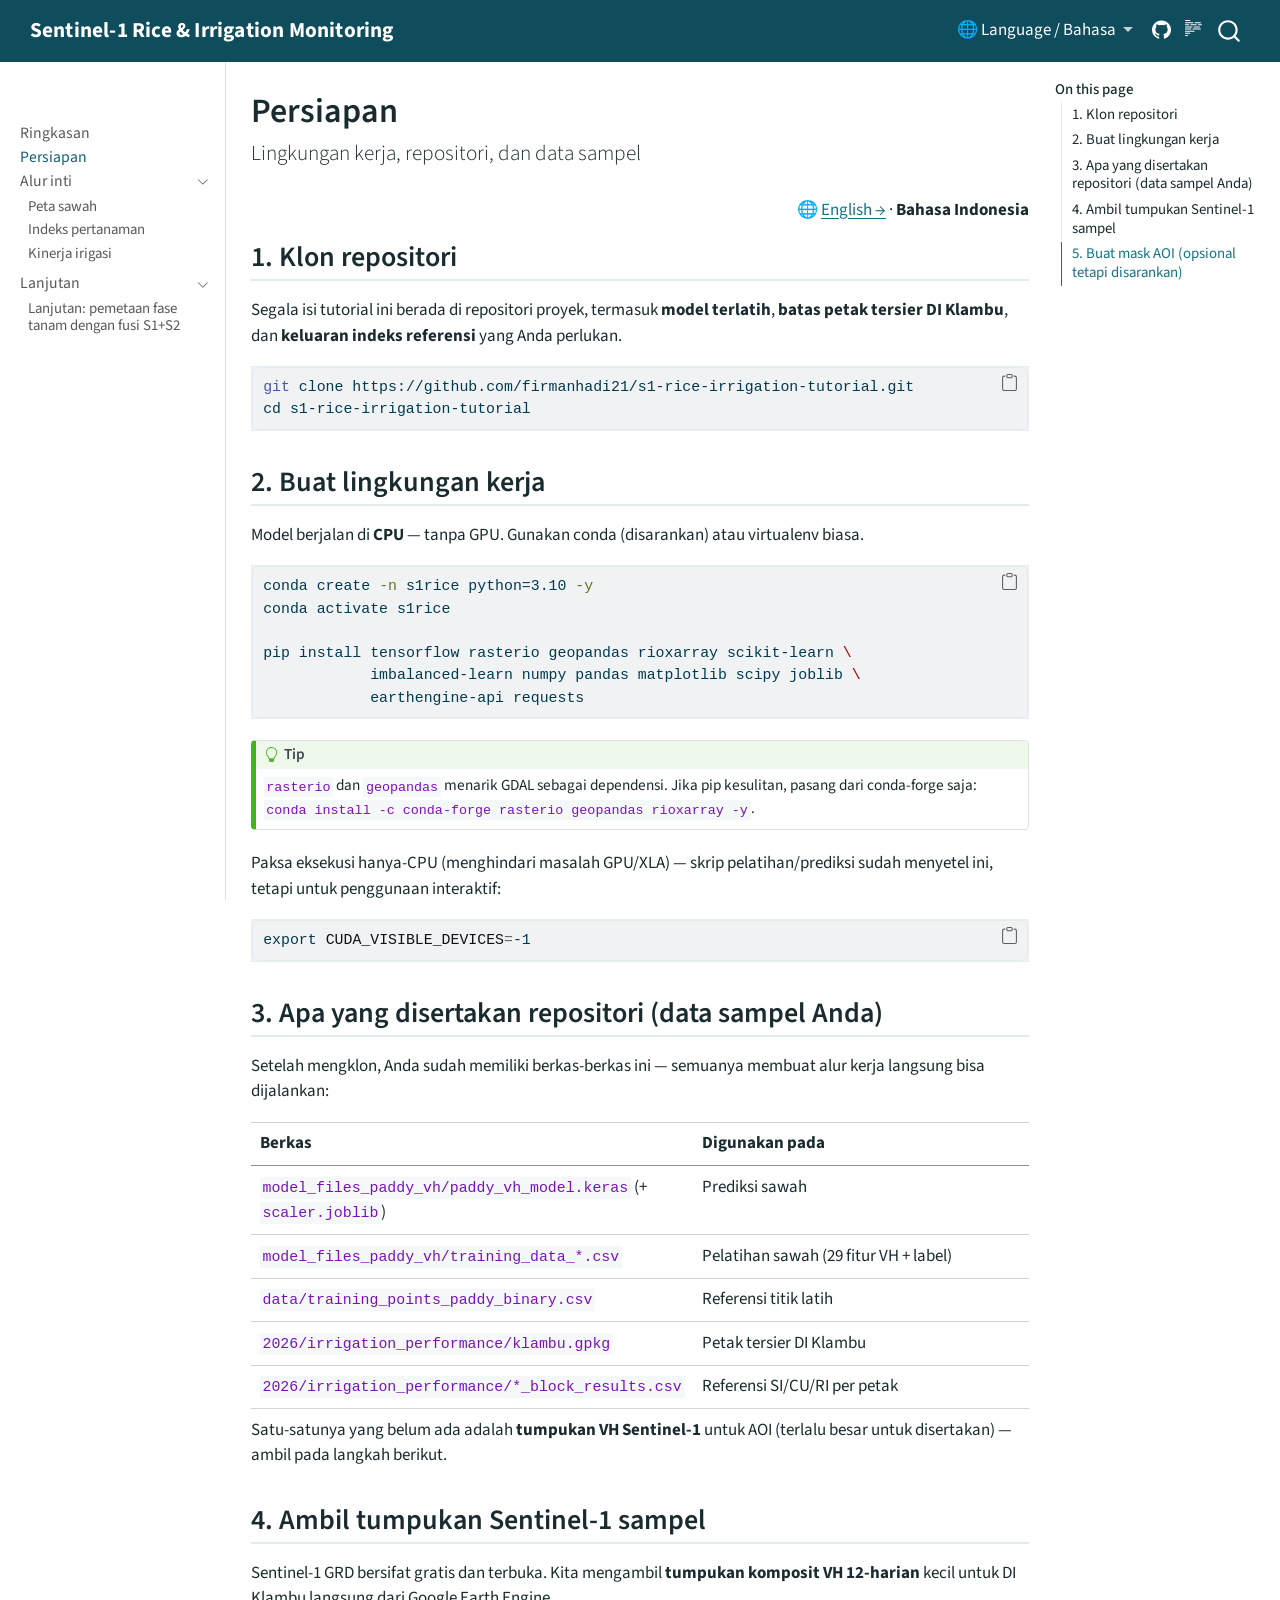
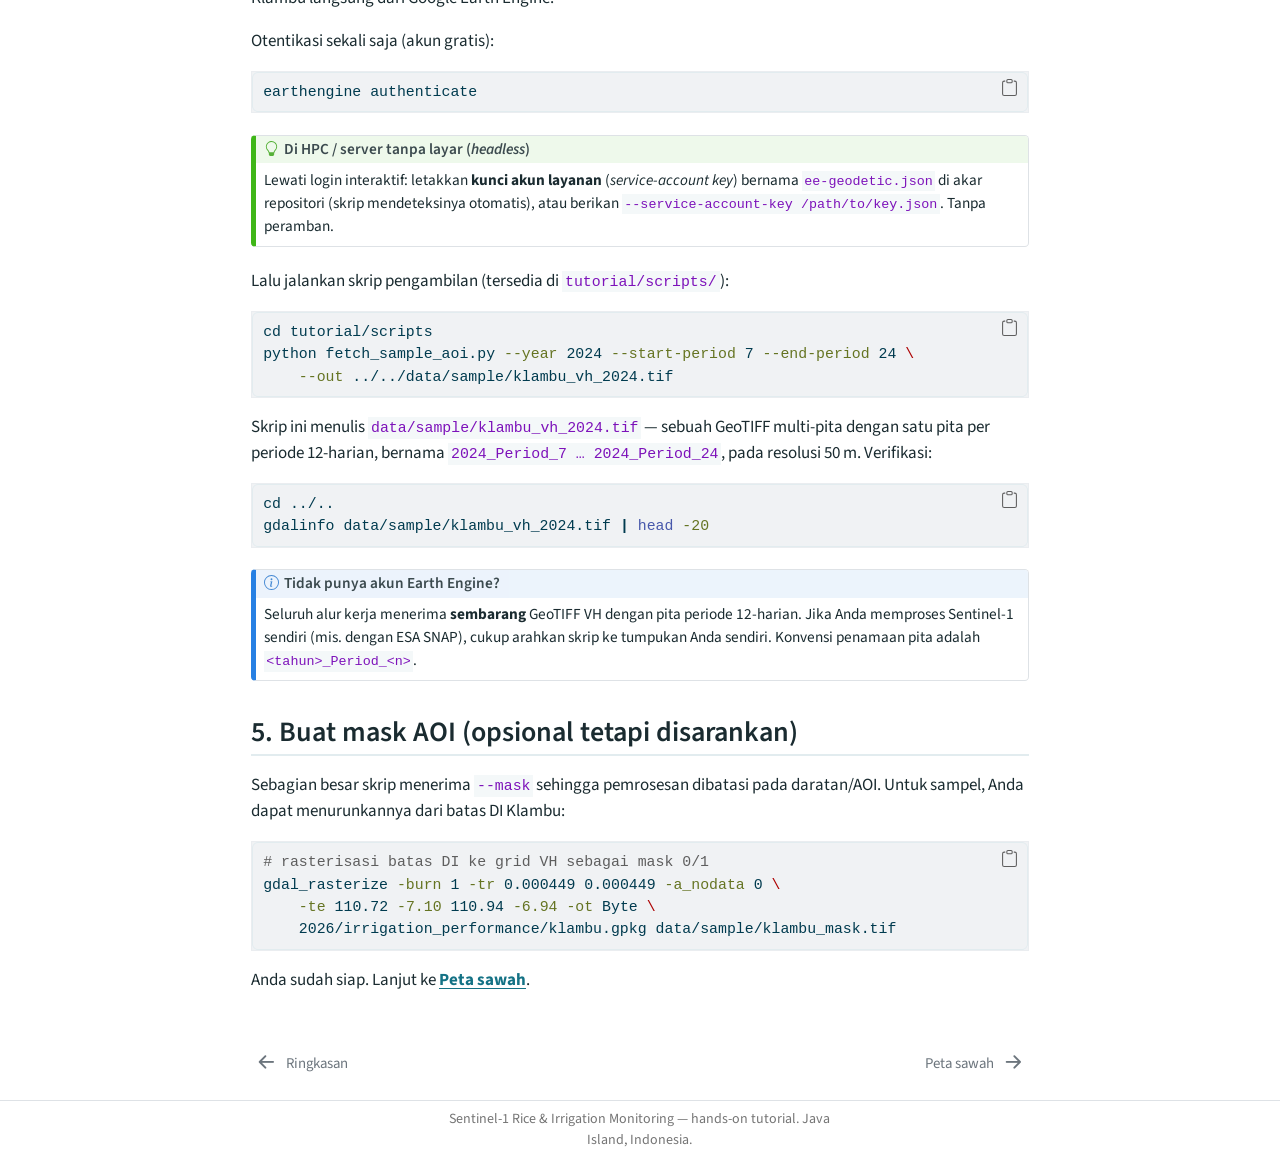
<file: docs/id/setup.html>
<!DOCTYPE html>
<html xmlns="http://www.w3.org/1999/xhtml" lang="en" xml:lang="en"><head>

<meta charset="utf-8">
<meta name="generator" content="quarto-1.9.38">

<meta name="viewport" content="width=device-width, initial-scale=1.0, user-scalable=yes">


<title>Persiapan – Sentinel-1 Rice &amp; Irrigation Monitoring</title>
<style>
/* Default styles provided by pandoc.
** See https://pandoc.org/MANUAL.html#variables-for-html for config info.
*/
code{white-space: pre-wrap;}
span.smallcaps{font-variant: small-caps;}
div.columns{display: flex; gap: min(4vw, 1.5em);}
div.column{flex: auto; overflow-x: auto;}
div.hanging-indent{margin-left: 1.5em; text-indent: -1.5em;}
ul.task-list{list-style: none;}
ul.task-list li input[type="checkbox"] {
  width: 0.8em;
  margin: 0 0.8em 0.2em -1em; /* quarto-specific, see https://github.com/quarto-dev/quarto-cli/issues/4556 */ 
  vertical-align: middle;
}
/* CSS for syntax highlighting */
html { -webkit-text-size-adjust: 100%; }
pre > code.sourceCode { white-space: pre; position: relative; }
pre > code.sourceCode > span { display: inline-block; line-height: 1.25; }
pre > code.sourceCode > span:empty { height: 1.2em; }
.sourceCode { overflow: visible; }
code.sourceCode > span { color: inherit; text-decoration: inherit; }
div.sourceCode { margin: 1em 0; }
pre.sourceCode { margin: 0; }
@media screen {
div.sourceCode { overflow: auto; }
}
@media print {
pre > code.sourceCode { white-space: pre-wrap; }
pre > code.sourceCode > span { text-indent: -5em; padding-left: 5em; }
}
pre.numberSource code
  { counter-reset: source-line 0; }
pre.numberSource code > span
  { position: relative; left: -4em; counter-increment: source-line; }
pre.numberSource code > span > a:first-child::before
  { content: counter(source-line);
    position: relative; left: -1em; text-align: right; vertical-align: baseline;
    border: none; display: inline-block;
    -webkit-touch-callout: none; -webkit-user-select: none;
    -khtml-user-select: none; -moz-user-select: none;
    -ms-user-select: none; user-select: none;
    padding: 0 4px; width: 4em;
  }
pre.numberSource { margin-left: 3em;  padding-left: 4px; }
div.sourceCode
  {   }
@media screen {
pre > code.sourceCode > span > a:first-child::before { text-decoration: underline; }
}
</style>


<script src="../site_libs/quarto-nav/quarto-nav.js"></script>
<script src="../site_libs/quarto-nav/headroom.min.js"></script>
<script src="../site_libs/clipboard/clipboard.min.js"></script>
<script src="../site_libs/quarto-search/autocomplete.umd.js"></script>
<script src="../site_libs/quarto-search/fuse.min.js"></script>
<script src="../site_libs/quarto-search/quarto-search.js"></script>
<meta name="quarto:offset" content="../">
<link href="../id/paddy-map.html" rel="next">
<link href="../id/index.html" rel="prev">
<script src="../site_libs/quarto-html/quarto.js" type="module"></script>
<script src="../site_libs/quarto-html/tabsets/tabsets.js" type="module"></script>
<script src="../site_libs/quarto-html/popper.min.js"></script>
<script src="../site_libs/quarto-html/tippy.umd.min.js"></script>
<script src="../site_libs/quarto-html/anchor.min.js"></script>
<link href="../site_libs/quarto-html/tippy.css" rel="stylesheet">
<link href="../site_libs/quarto-html/quarto-syntax-highlighting-15634bcf2e68342d4ad2dfa704d543f6.css" rel="stylesheet" id="quarto-text-highlighting-styles">
<script src="../site_libs/bootstrap/bootstrap.min.js"></script>
<link href="../site_libs/bootstrap/bootstrap-icons.css" rel="stylesheet">
<link href="../site_libs/bootstrap/bootstrap-a62e4a8c4ed1f37879b9d6c8c541ae5b.min.css" rel="stylesheet" append-hash="true" id="quarto-bootstrap" data-mode="light">
<script id="quarto-search-options" type="application/json">{
  "location": "navbar",
  "copy-button": false,
  "collapse-after": 3,
  "panel-placement": "end",
  "type": "overlay",
  "limit": 50,
  "keyboard-shortcut": [
    "f",
    "/",
    "s"
  ],
  "show-item-context": false,
  "language": {
    "search-no-results-text": "No results",
    "search-matching-documents-text": "matching documents",
    "search-copy-link-title": "Copy link to search",
    "search-hide-matches-text": "Hide additional matches",
    "search-more-match-text": "more match in this document",
    "search-more-matches-text": "more matches in this document",
    "search-clear-button-title": "Clear",
    "search-text-placeholder": "",
    "search-detached-cancel-button-title": "Cancel",
    "search-submit-button-title": "Submit",
    "search-label": "Search"
  }
}</script>
<style>html{ scroll-behavior: smooth; }</style>


</head>

<body class="nav-sidebar docked nav-fixed quarto-light">

<div id="quarto-search-results"></div>
  <header id="quarto-header" class="headroom fixed-top">
    <nav class="navbar navbar-expand-lg " data-bs-theme="dark">
      <div class="navbar-container container-fluid">
      <div class="navbar-brand-container mx-auto">
    <a class="navbar-brand" href="../index.html">
    <span class="navbar-title">Sentinel-1 Rice &amp; Irrigation Monitoring</span>
    </a>
  </div>
            <div id="quarto-search" class="" title="Search"></div>
          <button class="navbar-toggler" type="button" data-bs-toggle="collapse" data-bs-target="#navbarCollapse" aria-controls="navbarCollapse" role="menu" aria-expanded="false" aria-label="Toggle navigation" onclick="if (window.quartoToggleHeadroom) { window.quartoToggleHeadroom(); }">
  <span class="navbar-toggler-icon"></span>
</button>
          <div class="collapse navbar-collapse" id="navbarCollapse">
            <ul class="navbar-nav navbar-nav-scroll ms-auto">
  <li class="nav-item dropdown ">
    <a class="nav-link dropdown-toggle" href="#" id="nav-menu-language--bahasa" role="link" data-bs-toggle="dropdown" aria-expanded="false">
 <span class="menu-text">🌐 Language / Bahasa</span>
    </a>
    <ul class="dropdown-menu dropdown-menu-end" aria-labelledby="nav-menu-language--bahasa">    
        <li>
    <a class="dropdown-item" href="../index.html">
 <span class="dropdown-text">English</span></a>
  </li>  
        <li>
    <a class="dropdown-item" href="../id/index.html">
 <span class="dropdown-text">Bahasa Indonesia</span></a>
  </li>  
    </ul>
  </li>
  <li class="nav-item compact">
    <a class="nav-link" href="https://github.com/firmanhadi21/s1-rice-irrigation-tutorial"> <i class="bi bi-github" role="img" aria-label="GitHub">
</i> 
<span class="menu-text"></span></a>
  </li>  
</ul>
          </div> <!-- /navcollapse -->
            <div class="quarto-navbar-tools">
  <a href="" class="quarto-reader-toggle quarto-navigation-tool px-1" onclick="window.quartoToggleReader(); return false;" title="Toggle reader mode">
  <div class="quarto-reader-toggle-btn">
  <i class="bi"></i>
  </div>
</a>
</div>
      </div> <!-- /container-fluid -->
    </nav>
  <nav class="quarto-secondary-nav">
    <div class="container-fluid d-flex">
      <button type="button" class="quarto-btn-toggle btn" data-bs-toggle="collapse" role="button" data-bs-target=".quarto-sidebar-collapse-item" aria-controls="quarto-sidebar" aria-expanded="false" aria-label="Toggle sidebar navigation" onclick="if (window.quartoToggleHeadroom) { window.quartoToggleHeadroom(); }">
        <i class="bi bi-layout-text-sidebar-reverse"></i>
      </button>
        <nav class="quarto-page-breadcrumbs" aria-label="breadcrumb"><ol class="breadcrumb"><li class="breadcrumb-item"><a href="../id/setup.html">Persiapan</a></li></ol></nav>
        <a class="flex-grow-1" role="navigation" data-bs-toggle="collapse" data-bs-target=".quarto-sidebar-collapse-item" aria-controls="quarto-sidebar" aria-expanded="false" aria-label="Toggle sidebar navigation" onclick="if (window.quartoToggleHeadroom) { window.quartoToggleHeadroom(); }">      
        </a>
      <button type="button" class="btn quarto-search-button" aria-label="Search" onclick="window.quartoOpenSearch();">
        <i class="bi bi-search"></i>
      </button>
    </div>
  </nav>
</header>
<!-- content -->
<div id="quarto-content" class="quarto-container page-columns page-rows-contents page-layout-article page-navbar">
<!-- sidebar -->
  <nav id="quarto-sidebar" class="sidebar collapse collapse-horizontal quarto-sidebar-collapse-item sidebar-navigation docked overflow-auto">
        <div class="mt-2 flex-shrink-0 align-items-center">
        <div class="sidebar-search">
        <div id="quarto-search" class="" title="Search"></div>
        </div>
        </div>
    <div class="sidebar-menu-container"> 
    <ul class="list-unstyled mt-1">
        <li class="sidebar-item">
  <div class="sidebar-item-container"> 
  <a href="../id/index.html" class="sidebar-item-text sidebar-link">
 <span class="menu-text">Ringkasan</span></a>
  </div>
</li>
        <li class="sidebar-item">
  <div class="sidebar-item-container"> 
  <a href="../id/setup.html" class="sidebar-item-text sidebar-link active">
 <span class="menu-text">Persiapan</span></a>
  </div>
</li>
        <li class="sidebar-item sidebar-item-section">
      <div class="sidebar-item-container"> 
            <a class="sidebar-item-text sidebar-link text-start" data-bs-toggle="collapse" data-bs-target="#quarto-sidebar-section-1" role="navigation" aria-expanded="true">
 <span class="menu-text">Alur inti</span></a>
          <a class="sidebar-item-toggle text-start" data-bs-toggle="collapse" data-bs-target="#quarto-sidebar-section-1" role="navigation" aria-expanded="true" aria-label="Toggle section">
            <i class="bi bi-chevron-right ms-2"></i>
          </a> 
      </div>
      <ul id="quarto-sidebar-section-1" class="collapse list-unstyled sidebar-section depth1 show">  
          <li class="sidebar-item">
  <div class="sidebar-item-container"> 
  <a href="../id/paddy-map.html" class="sidebar-item-text sidebar-link">
 <span class="menu-text">Peta sawah</span></a>
  </div>
</li>
          <li class="sidebar-item">
  <div class="sidebar-item-container"> 
  <a href="../id/planting-index.html" class="sidebar-item-text sidebar-link">
 <span class="menu-text">Indeks pertanaman</span></a>
  </div>
</li>
          <li class="sidebar-item">
  <div class="sidebar-item-container"> 
  <a href="../id/irrigation-performance.html" class="sidebar-item-text sidebar-link">
 <span class="menu-text">Kinerja irigasi</span></a>
  </div>
</li>
      </ul>
  </li>
        <li class="sidebar-item sidebar-item-section">
      <div class="sidebar-item-container"> 
            <a class="sidebar-item-text sidebar-link text-start" data-bs-toggle="collapse" data-bs-target="#quarto-sidebar-section-2" role="navigation" aria-expanded="true">
 <span class="menu-text">Lanjutan</span></a>
          <a class="sidebar-item-toggle text-start" data-bs-toggle="collapse" data-bs-target="#quarto-sidebar-section-2" role="navigation" aria-expanded="true" aria-label="Toggle section">
            <i class="bi bi-chevron-right ms-2"></i>
          </a> 
      </div>
      <ul id="quarto-sidebar-section-2" class="collapse list-unstyled sidebar-section depth1 show">  
          <li class="sidebar-item">
  <div class="sidebar-item-container"> 
  <a href="../id/growth-phase.html" class="sidebar-item-text sidebar-link">
 <span class="menu-text">Lanjutan: pemetaan fase tanam dengan fusi S1+S2</span></a>
  </div>
</li>
      </ul>
  </li>
    </ul>
    </div>
</nav>
<div id="quarto-sidebar-glass" class="quarto-sidebar-collapse-item" data-bs-toggle="collapse" data-bs-target=".quarto-sidebar-collapse-item"></div>
<!-- margin-sidebar -->
    <div id="quarto-margin-sidebar" class="sidebar margin-sidebar">
        <nav id="TOC" role="doc-toc" class="toc-active">
    <h2 id="toc-title">On this page</h2>
   
  <ul>
  <li><a href="#klon-repositori" id="toc-klon-repositori" class="nav-link active" data-scroll-target="#klon-repositori">1. Klon repositori</a></li>
  <li><a href="#buat-lingkungan-kerja" id="toc-buat-lingkungan-kerja" class="nav-link" data-scroll-target="#buat-lingkungan-kerja">2. Buat lingkungan kerja</a></li>
  <li><a href="#apa-yang-disertakan-repositori-data-sampel-anda" id="toc-apa-yang-disertakan-repositori-data-sampel-anda" class="nav-link" data-scroll-target="#apa-yang-disertakan-repositori-data-sampel-anda">3. Apa yang disertakan repositori (data sampel Anda)</a></li>
  <li><a href="#ambil-tumpukan-sentinel-1-sampel" id="toc-ambil-tumpukan-sentinel-1-sampel" class="nav-link" data-scroll-target="#ambil-tumpukan-sentinel-1-sampel">4. Ambil tumpukan Sentinel-1 sampel</a></li>
  <li><a href="#buat-mask-aoi-opsional-tetapi-disarankan" id="toc-buat-mask-aoi-opsional-tetapi-disarankan" class="nav-link" data-scroll-target="#buat-mask-aoi-opsional-tetapi-disarankan">5. Buat mask AOI (opsional tetapi disarankan)</a></li>
  </ul>
</nav>
    </div>
<!-- main -->
<main class="content" id="quarto-document-content">

<header id="title-block-header" class="quarto-title-block default">
<div class="quarto-title">
<h1 class="title">Persiapan</h1>
<p class="subtitle lead">Lingkungan kerja, repositori, dan data sampel</p>
</div>



<div class="quarto-title-meta">

    
  
    
  </div>
  


</header>


<div class="text-end">
<p>🌐 <a href="../setup.html">English →</a> · <strong>Bahasa Indonesia</strong></p>
</div>
<section id="klon-repositori" class="level2">
<h2 class="anchored" data-anchor-id="klon-repositori">1. Klon repositori</h2>
<p>Segala isi tutorial ini berada di repositori proyek, termasuk <strong>model terlatih</strong>, <strong>batas petak tersier DI Klambu</strong>, dan <strong>keluaran indeks referensi</strong> yang Anda perlukan.</p>
<div class="code-copy-outer-scaffold"><div class="sourceCode" id="cb1"><pre class="sourceCode bash code-with-copy"><code class="sourceCode bash"><span id="cb1-1"><a href="#cb1-1" aria-hidden="true" tabindex="-1"></a><span class="fu">git</span> clone https://github.com/firmanhadi21/s1-rice-irrigation-tutorial.git</span>
<span id="cb1-2"><a href="#cb1-2" aria-hidden="true" tabindex="-1"></a><span class="bu">cd</span> s1-rice-irrigation-tutorial</span></code></pre></div><button title="Copy to Clipboard" class="code-copy-button"><i class="bi"></i></button></div>
</section>
<section id="buat-lingkungan-kerja" class="level2">
<h2 class="anchored" data-anchor-id="buat-lingkungan-kerja">2. Buat lingkungan kerja</h2>
<p>Model berjalan di <strong>CPU</strong> — tanpa GPU. Gunakan conda (disarankan) atau virtualenv biasa.</p>
<div class="code-copy-outer-scaffold"><div class="sourceCode" id="cb2"><pre class="sourceCode bash code-with-copy"><code class="sourceCode bash"><span id="cb2-1"><a href="#cb2-1" aria-hidden="true" tabindex="-1"></a><span class="ex">conda</span> create <span class="at">-n</span> s1rice python=3.10 <span class="at">-y</span></span>
<span id="cb2-2"><a href="#cb2-2" aria-hidden="true" tabindex="-1"></a><span class="ex">conda</span> activate s1rice</span>
<span id="cb2-3"><a href="#cb2-3" aria-hidden="true" tabindex="-1"></a></span>
<span id="cb2-4"><a href="#cb2-4" aria-hidden="true" tabindex="-1"></a><span class="ex">pip</span> install tensorflow rasterio geopandas rioxarray scikit-learn <span class="dt">\</span></span>
<span id="cb2-5"><a href="#cb2-5" aria-hidden="true" tabindex="-1"></a>            imbalanced-learn numpy pandas matplotlib scipy joblib <span class="dt">\</span></span>
<span id="cb2-6"><a href="#cb2-6" aria-hidden="true" tabindex="-1"></a>            earthengine-api requests</span></code></pre></div><button title="Copy to Clipboard" class="code-copy-button"><i class="bi"></i></button></div>
<div class="callout callout-style-default callout-tip callout-titled">
<div class="callout-header d-flex align-content-center">
<div class="callout-icon-container">
<i class="callout-icon"></i>
</div>
<div class="callout-title-container flex-fill">
Tip
</div>
</div>
<div class="callout-body-container callout-body">
<p><code>rasterio</code> dan <code>geopandas</code> menarik GDAL sebagai dependensi. Jika pip kesulitan, pasang dari conda-forge saja: <code>conda install -c conda-forge rasterio geopandas rioxarray -y</code>.</p>
</div>
</div>
<p>Paksa eksekusi hanya-CPU (menghindari masalah GPU/XLA) — skrip pelatihan/prediksi sudah menyetel ini, tetapi untuk penggunaan interaktif:</p>
<div class="code-copy-outer-scaffold"><div class="sourceCode" id="cb3"><pre class="sourceCode bash code-with-copy"><code class="sourceCode bash"><span id="cb3-1"><a href="#cb3-1" aria-hidden="true" tabindex="-1"></a><span class="bu">export</span> <span class="va">CUDA_VISIBLE_DEVICES</span><span class="op">=</span>-1</span></code></pre></div><button title="Copy to Clipboard" class="code-copy-button"><i class="bi"></i></button></div>
</section>
<section id="apa-yang-disertakan-repositori-data-sampel-anda" class="level2">
<h2 class="anchored" data-anchor-id="apa-yang-disertakan-repositori-data-sampel-anda">3. Apa yang disertakan repositori (data sampel Anda)</h2>
<p>Setelah mengklon, Anda sudah memiliki berkas-berkas ini — semuanya membuat alur kerja langsung bisa dijalankan:</p>
<table class="caption-top table">
<colgroup>
<col style="width: 50%">
<col style="width: 50%">
</colgroup>
<thead>
<tr class="header">
<th>Berkas</th>
<th>Digunakan pada</th>
</tr>
</thead>
<tbody>
<tr class="odd">
<td><code>model_files_paddy_vh/paddy_vh_model.keras</code> (+ <code>scaler.joblib</code>)</td>
<td>Prediksi sawah</td>
</tr>
<tr class="even">
<td><code>model_files_paddy_vh/training_data_*.csv</code></td>
<td>Pelatihan sawah (29 fitur VH + label)</td>
</tr>
<tr class="odd">
<td><code>data/training_points_paddy_binary.csv</code></td>
<td>Referensi titik latih</td>
</tr>
<tr class="even">
<td><code>2026/irrigation_performance/klambu.gpkg</code></td>
<td>Petak tersier DI Klambu</td>
</tr>
<tr class="odd">
<td><code>2026/irrigation_performance/*_block_results.csv</code></td>
<td>Referensi SI/CU/RI per petak</td>
</tr>
</tbody>
</table>
<p>Satu-satunya yang belum ada adalah <strong>tumpukan VH Sentinel-1</strong> untuk AOI (terlalu besar untuk disertakan) — ambil pada langkah berikut.</p>
</section>
<section id="ambil-tumpukan-sentinel-1-sampel" class="level2">
<h2 class="anchored" data-anchor-id="ambil-tumpukan-sentinel-1-sampel">4. Ambil tumpukan Sentinel-1 sampel</h2>
<p>Sentinel-1 GRD bersifat gratis dan terbuka. Kita mengambil <strong>tumpukan komposit VH 12-harian</strong> kecil untuk DI Klambu langsung dari Google Earth Engine.</p>
<p>Otentikasi sekali saja (akun gratis):</p>
<div class="code-copy-outer-scaffold"><div class="sourceCode" id="cb4"><pre class="sourceCode bash code-with-copy"><code class="sourceCode bash"><span id="cb4-1"><a href="#cb4-1" aria-hidden="true" tabindex="-1"></a><span class="ex">earthengine</span> authenticate</span></code></pre></div><button title="Copy to Clipboard" class="code-copy-button"><i class="bi"></i></button></div>
<div class="callout callout-style-default callout-tip callout-titled">
<div class="callout-header d-flex align-content-center">
<div class="callout-icon-container">
<i class="callout-icon"></i>
</div>
<div class="callout-title-container flex-fill">
<span class="screen-reader-only">Tip</span>Di HPC / server tanpa layar (<em>headless</em>)
</div>
</div>
<div class="callout-body-container callout-body">
<p>Lewati login interaktif: letakkan <strong>kunci akun layanan</strong> (<em>service-account key</em>) bernama <code>ee-geodetic.json</code> di akar repositori (skrip mendeteksinya otomatis), atau berikan <code>--service-account-key /path/to/key.json</code>. Tanpa peramban.</p>
</div>
</div>
<p>Lalu jalankan skrip pengambilan (tersedia di <code>tutorial/scripts/</code>):</p>
<div class="code-copy-outer-scaffold"><div class="sourceCode" id="cb5"><pre class="sourceCode bash code-with-copy"><code class="sourceCode bash"><span id="cb5-1"><a href="#cb5-1" aria-hidden="true" tabindex="-1"></a><span class="bu">cd</span> tutorial/scripts</span>
<span id="cb5-2"><a href="#cb5-2" aria-hidden="true" tabindex="-1"></a><span class="ex">python</span> fetch_sample_aoi.py <span class="at">--year</span> 2024 <span class="at">--start-period</span> 7 <span class="at">--end-period</span> 24 <span class="dt">\</span></span>
<span id="cb5-3"><a href="#cb5-3" aria-hidden="true" tabindex="-1"></a>    <span class="at">--out</span> ../../data/sample/klambu_vh_2024.tif</span></code></pre></div><button title="Copy to Clipboard" class="code-copy-button"><i class="bi"></i></button></div>
<p>Skrip ini menulis <code>data/sample/klambu_vh_2024.tif</code> — sebuah GeoTIFF multi-pita dengan satu pita per periode 12-harian, bernama <code>2024_Period_7 … 2024_Period_24</code>, pada resolusi 50 m. Verifikasi:</p>
<div class="code-copy-outer-scaffold"><div class="sourceCode" id="cb6"><pre class="sourceCode bash code-with-copy"><code class="sourceCode bash"><span id="cb6-1"><a href="#cb6-1" aria-hidden="true" tabindex="-1"></a><span class="bu">cd</span> ../..</span>
<span id="cb6-2"><a href="#cb6-2" aria-hidden="true" tabindex="-1"></a><span class="ex">gdalinfo</span> data/sample/klambu_vh_2024.tif <span class="kw">|</span> <span class="fu">head</span> <span class="at">-20</span></span></code></pre></div><button title="Copy to Clipboard" class="code-copy-button"><i class="bi"></i></button></div>
<div class="callout callout-style-default callout-note callout-titled">
<div class="callout-header d-flex align-content-center">
<div class="callout-icon-container">
<i class="callout-icon"></i>
</div>
<div class="callout-title-container flex-fill">
<span class="screen-reader-only">Note</span>Tidak punya akun Earth Engine?
</div>
</div>
<div class="callout-body-container callout-body">
<p>Seluruh alur kerja menerima <strong>sembarang</strong> GeoTIFF VH dengan pita periode 12-harian. Jika Anda memproses Sentinel-1 sendiri (mis. dengan ESA SNAP), cukup arahkan skrip ke tumpukan Anda sendiri. Konvensi penamaan pita adalah <code>&lt;tahun&gt;_Period_&lt;n&gt;</code>.</p>
</div>
</div>
</section>
<section id="buat-mask-aoi-opsional-tetapi-disarankan" class="level2">
<h2 class="anchored" data-anchor-id="buat-mask-aoi-opsional-tetapi-disarankan">5. Buat mask AOI (opsional tetapi disarankan)</h2>
<p>Sebagian besar skrip menerima <code>--mask</code> sehingga pemrosesan dibatasi pada daratan/AOI. Untuk sampel, Anda dapat menurunkannya dari batas DI Klambu:</p>
<div class="code-copy-outer-scaffold"><div class="sourceCode" id="cb7"><pre class="sourceCode bash code-with-copy"><code class="sourceCode bash"><span id="cb7-1"><a href="#cb7-1" aria-hidden="true" tabindex="-1"></a><span class="co"># rasterisasi batas DI ke grid VH sebagai mask 0/1</span></span>
<span id="cb7-2"><a href="#cb7-2" aria-hidden="true" tabindex="-1"></a><span class="ex">gdal_rasterize</span> <span class="at">-burn</span> 1 <span class="at">-tr</span> 0.000449 0.000449 <span class="at">-a_nodata</span> 0 <span class="dt">\</span></span>
<span id="cb7-3"><a href="#cb7-3" aria-hidden="true" tabindex="-1"></a>    <span class="at">-te</span> 110.72 <span class="at">-7.10</span> 110.94 <span class="at">-6.94</span> <span class="at">-ot</span> Byte <span class="dt">\</span></span>
<span id="cb7-4"><a href="#cb7-4" aria-hidden="true" tabindex="-1"></a>    2026/irrigation_performance/klambu.gpkg data/sample/klambu_mask.tif</span></code></pre></div><button title="Copy to Clipboard" class="code-copy-button"><i class="bi"></i></button></div>
<p>Anda sudah siap. Lanjut ke <a href="../id/paddy-map.html"><strong>Peta sawah</strong></a>.</p>


</section>

</main> <!-- /main -->
<script id="quarto-html-after-body" type="application/javascript">
  window.document.addEventListener("DOMContentLoaded", function (event) {
    const icon = "";
    const anchorJS = new window.AnchorJS();
    anchorJS.options = {
      placement: 'right',
      icon: icon
    };
    anchorJS.add('.anchored');
    const isCodeAnnotation = (el) => {
      for (const clz of el.classList) {
        if (clz.startsWith('code-annotation-')) {                     
          return true;
        }
      }
      return false;
    }
    const onCopySuccess = function(e) {
      // button target
      const button = e.trigger;
      // don't keep focus
      button.blur();
      // flash "checked"
      button.classList.add('code-copy-button-checked');
      var currentTitle = button.getAttribute("title");
      button.setAttribute("title", "Copied!");
      let tooltip;
      if (window.bootstrap) {
        button.setAttribute("data-bs-toggle", "tooltip");
        button.setAttribute("data-bs-placement", "left");
        button.setAttribute("data-bs-title", "Copied!");
        tooltip = new bootstrap.Tooltip(button, 
          { trigger: "manual", 
            customClass: "code-copy-button-tooltip",
            offset: [0, -8]});
        tooltip.show();    
      }
      setTimeout(function() {
        if (tooltip) {
          tooltip.hide();
          button.removeAttribute("data-bs-title");
          button.removeAttribute("data-bs-toggle");
          button.removeAttribute("data-bs-placement");
        }
        button.setAttribute("title", currentTitle);
        button.classList.remove('code-copy-button-checked');
      }, 1000);
      // clear code selection
      e.clearSelection();
    }
    const getTextToCopy = function(trigger) {
      const outerScaffold = trigger.parentElement.cloneNode(true);
      const codeEl = outerScaffold.querySelector('code');
      for (const childEl of codeEl.children) {
        if (isCodeAnnotation(childEl)) {
          childEl.remove();
        }
      }
      return codeEl.innerText;
    }
    const clipboard = new window.ClipboardJS('.code-copy-button:not([data-in-quarto-modal])', {
      text: getTextToCopy
    });
    clipboard.on('success', onCopySuccess);
    if (window.document.getElementById('quarto-embedded-source-code-modal')) {
      const clipboardModal = new window.ClipboardJS('.code-copy-button[data-in-quarto-modal]', {
        text: getTextToCopy,
        container: window.document.getElementById('quarto-embedded-source-code-modal')
      });
      clipboardModal.on('success', onCopySuccess);
    }
      var localhostRegex = new RegExp(/^(?:http|https):\/\/localhost\:?[0-9]*\//);
      var mailtoRegex = new RegExp(/^mailto:/);
        var filterRegex = new RegExp('/' + window.location.host + '/');
      var isInternal = (href) => {
          return filterRegex.test(href) || localhostRegex.test(href) || mailtoRegex.test(href);
      }
      // Inspect non-navigation links and adorn them if external
     var links = window.document.querySelectorAll('a[href]:not(.nav-link):not(.navbar-brand):not(.toc-action):not(.sidebar-link):not(.sidebar-item-toggle):not(.pagination-link):not(.no-external):not([aria-hidden]):not(.dropdown-item):not(.quarto-navigation-tool):not(.about-link)');
      for (var i=0; i<links.length; i++) {
        const link = links[i];
        if (!isInternal(link.href)) {
          // undo the damage that might have been done by quarto-nav.js in the case of
          // links that we want to consider external
          if (link.dataset.originalHref !== undefined) {
            link.href = link.dataset.originalHref;
          }
            // target, if specified
            link.setAttribute("target", "_blank");
            if (link.getAttribute("rel") === null) {
              link.setAttribute("rel", "noopener");
            }
        }
      }
    function tippyHover(el, contentFn, onTriggerFn, onUntriggerFn) {
      const config = {
        allowHTML: true,
        maxWidth: 500,
        delay: 100,
        arrow: false,
        appendTo: function(el) {
            return el.parentElement;
        },
        interactive: true,
        interactiveBorder: 10,
        theme: 'quarto',
        placement: 'bottom-start',
      };
      if (contentFn) {
        config.content = contentFn;
      }
      if (onTriggerFn) {
        config.onTrigger = onTriggerFn;
      }
      if (onUntriggerFn) {
        config.onUntrigger = onUntriggerFn;
      }
      window.tippy(el, config); 
    }
    const noterefs = window.document.querySelectorAll('a[role="doc-noteref"]');
    for (var i=0; i<noterefs.length; i++) {
      const ref = noterefs[i];
      tippyHover(ref, function() {
        // use id or data attribute instead here
        let href = ref.getAttribute('data-footnote-href') || ref.getAttribute('href');
        try { href = new URL(href).hash; } catch {}
        const id = href.replace(/^#\/?/, "");
        const note = window.document.getElementById(id);
        if (note) {
          return note.innerHTML;
        } else {
          return "";
        }
      });
    }
    const xrefs = window.document.querySelectorAll('a.quarto-xref');
    const processXRef = (id, note) => {
      // Strip column container classes
      const stripColumnClz = (el) => {
        el.classList.remove("page-full", "page-columns");
        if (el.children) {
          for (const child of el.children) {
            stripColumnClz(child);
          }
        }
      }
      stripColumnClz(note)
      if (id === null || id.startsWith('sec-')) {
        // Special case sections, only their first couple elements
        const container = document.createElement("div");
        if (note.children && note.children.length > 2) {
          container.appendChild(note.children[0].cloneNode(true));
          for (let i = 1; i < note.children.length; i++) {
            const child = note.children[i];
            if (child.tagName === "P" && child.innerText === "") {
              continue;
            } else {
              container.appendChild(child.cloneNode(true));
              break;
            }
          }
          if (window.Quarto?.typesetMath) {
            window.Quarto.typesetMath(container);
          }
          return container.innerHTML
        } else {
          if (window.Quarto?.typesetMath) {
            window.Quarto.typesetMath(note);
          }
          return note.innerHTML;
        }
      } else {
        // Remove any anchor links if they are present
        const anchorLink = note.querySelector('a.anchorjs-link');
        if (anchorLink) {
          anchorLink.remove();
        }
        if (window.Quarto?.typesetMath) {
          window.Quarto.typesetMath(note);
        }
        if (note.classList.contains("callout")) {
          return note.outerHTML;
        } else {
          return note.innerHTML;
        }
      }
    }
    for (var i=0; i<xrefs.length; i++) {
      const xref = xrefs[i];
      tippyHover(xref, undefined, function(instance) {
        instance.disable();
        let url = xref.getAttribute('href');
        let hash = undefined; 
        if (url.startsWith('#')) {
          hash = url;
        } else {
          try { hash = new URL(url).hash; } catch {}
        }
        if (hash) {
          const id = hash.replace(/^#\/?/, "");
          const note = window.document.getElementById(id);
          if (note !== null) {
            try {
              const html = processXRef(id, note.cloneNode(true));
              instance.setContent(html);
            } finally {
              instance.enable();
              instance.show();
            }
          } else {
            // See if we can fetch this
            fetch(url.split('#')[0])
            .then(res => res.text())
            .then(html => {
              const parser = new DOMParser();
              const htmlDoc = parser.parseFromString(html, "text/html");
              const note = htmlDoc.getElementById(id);
              if (note !== null) {
                const html = processXRef(id, note);
                instance.setContent(html);
              } 
            }).finally(() => {
              instance.enable();
              instance.show();
            });
          }
        } else {
          // See if we can fetch a full url (with no hash to target)
          // This is a special case and we should probably do some content thinning / targeting
          fetch(url)
          .then(res => res.text())
          .then(html => {
            const parser = new DOMParser();
            const htmlDoc = parser.parseFromString(html, "text/html");
            const note = htmlDoc.querySelector('main.content');
            if (note !== null) {
              // This should only happen for chapter cross references
              // (since there is no id in the URL)
              // remove the first header
              if (note.children.length > 0 && note.children[0].tagName === "HEADER") {
                note.children[0].remove();
              }
              const html = processXRef(null, note);
              instance.setContent(html);
            } 
          }).finally(() => {
            instance.enable();
            instance.show();
          });
        }
      }, function(instance) {
      });
    }
        let selectedAnnoteEl;
        const selectorForAnnotation = ( cell, annotation) => {
          let cellAttr = 'data-code-cell="' + cell + '"';
          let lineAttr = 'data-code-annotation="' +  annotation + '"';
          const selector = 'span[' + cellAttr + '][' + lineAttr + ']';
          return selector;
        }
        const selectCodeLines = (annoteEl) => {
          const doc = window.document;
          const targetCell = annoteEl.getAttribute("data-target-cell");
          const targetAnnotation = annoteEl.getAttribute("data-target-annotation");
          const annoteSpan = window.document.querySelector(selectorForAnnotation(targetCell, targetAnnotation));
          const lines = annoteSpan.getAttribute("data-code-lines").split(",");
          const lineIds = lines.map((line) => {
            return targetCell + "-" + line;
          })
          let top = null;
          let height = null;
          let parent = null;
          if (lineIds.length > 0) {
              //compute the position of the single el (top and bottom and make a div)
              const el = window.document.getElementById(lineIds[0]);
              top = el.offsetTop;
              height = el.offsetHeight;
              parent = el.parentElement.parentElement;
            if (lineIds.length > 1) {
              const lastEl = window.document.getElementById(lineIds[lineIds.length - 1]);
              const bottom = lastEl.offsetTop + lastEl.offsetHeight;
              height = bottom - top;
            }
            if (top !== null && height !== null && parent !== null) {
              // cook up a div (if necessary) and position it 
              let div = window.document.getElementById("code-annotation-line-highlight");
              if (div === null) {
                div = window.document.createElement("div");
                div.setAttribute("id", "code-annotation-line-highlight");
                div.style.position = 'absolute';
                parent.appendChild(div);
              }
              div.style.top = top - 2 + "px";
              div.style.height = height + 4 + "px";
              div.style.left = 0;
              let gutterDiv = window.document.getElementById("code-annotation-line-highlight-gutter");
              if (gutterDiv === null) {
                gutterDiv = window.document.createElement("div");
                gutterDiv.setAttribute("id", "code-annotation-line-highlight-gutter");
                gutterDiv.style.position = 'absolute';
                const codeCell = window.document.getElementById(targetCell);
                const gutter = codeCell.querySelector('.code-annotation-gutter');
                gutter.appendChild(gutterDiv);
              }
              gutterDiv.style.top = top - 2 + "px";
              gutterDiv.style.height = height + 4 + "px";
            }
            selectedAnnoteEl = annoteEl;
          }
        };
        const unselectCodeLines = () => {
          const elementsIds = ["code-annotation-line-highlight", "code-annotation-line-highlight-gutter"];
          elementsIds.forEach((elId) => {
            const div = window.document.getElementById(elId);
            if (div) {
              div.remove();
            }
          });
          selectedAnnoteEl = undefined;
        };
          // Handle positioning of the toggle
      window.addEventListener(
        "resize",
        throttle(() => {
          elRect = undefined;
          if (selectedAnnoteEl) {
            selectCodeLines(selectedAnnoteEl);
          }
        }, 10)
      );
      function throttle(fn, ms) {
      let throttle = false;
      let timer;
        return (...args) => {
          if(!throttle) { // first call gets through
              fn.apply(this, args);
              throttle = true;
          } else { // all the others get throttled
              if(timer) clearTimeout(timer); // cancel #2
              timer = setTimeout(() => {
                fn.apply(this, args);
                timer = throttle = false;
              }, ms);
          }
        };
      }
        // Attach click handler to the DT
        const annoteDls = window.document.querySelectorAll('dt[data-target-cell]');
        for (const annoteDlNode of annoteDls) {
          annoteDlNode.addEventListener('click', (event) => {
            const clickedEl = event.target;
            if (clickedEl !== selectedAnnoteEl) {
              unselectCodeLines();
              const activeEl = window.document.querySelector('dt[data-target-cell].code-annotation-active');
              if (activeEl) {
                activeEl.classList.remove('code-annotation-active');
              }
              selectCodeLines(clickedEl);
              clickedEl.classList.add('code-annotation-active');
            } else {
              // Unselect the line
              unselectCodeLines();
              clickedEl.classList.remove('code-annotation-active');
            }
          });
        }
    const findCites = (el) => {
      const parentEl = el.parentElement;
      if (parentEl) {
        const cites = parentEl.dataset.cites;
        if (cites) {
          return {
            el,
            cites: cites.split(' ')
          };
        } else {
          return findCites(el.parentElement)
        }
      } else {
        return undefined;
      }
    };
    var bibliorefs = window.document.querySelectorAll('a[role="doc-biblioref"]');
    for (var i=0; i<bibliorefs.length; i++) {
      const ref = bibliorefs[i];
      const citeInfo = findCites(ref);
      if (citeInfo) {
        tippyHover(citeInfo.el, function() {
          var popup = window.document.createElement('div');
          citeInfo.cites.forEach(function(cite) {
            var citeDiv = window.document.createElement('div');
            citeDiv.classList.add('hanging-indent');
            citeDiv.classList.add('csl-entry');
            var biblioDiv = window.document.getElementById('ref-' + cite);
            if (biblioDiv) {
              citeDiv.innerHTML = biblioDiv.innerHTML;
            }
            popup.appendChild(citeDiv);
          });
          return popup.innerHTML;
        });
      }
    }
  });
  </script>
<nav class="page-navigation">
  <div class="nav-page nav-page-previous">
      <a href="../id/index.html" class="pagination-link" aria-label="Ringkasan">
        <i class="bi bi-arrow-left-short"></i> <span class="nav-page-text">Ringkasan</span>
      </a>          
  </div>
  <div class="nav-page nav-page-next">
      <a href="../id/paddy-map.html" class="pagination-link" aria-label="Peta sawah">
        <span class="nav-page-text">Peta sawah</span> <i class="bi bi-arrow-right-short"></i>
      </a>
  </div>
</nav>
</div> <!-- /content -->
<footer class="footer">
  <div class="nav-footer">
    <div class="nav-footer-left">
      &nbsp;
    </div>   
    <div class="nav-footer-center">
<p>Sentinel-1 Rice &amp; Irrigation Monitoring — hands-on tutorial. Java Island, Indonesia.</p>
</div>
    <div class="nav-footer-right">
      &nbsp;
    </div>
  </div>
</footer>




<script src="../site_libs/quarto-html/zenscroll-min.js"></script>
</body></html>
</file>
<file: docs/site_libs/quarto-html/tippy.css>
.tippy-box[data-animation=fade][data-state=hidden]{opacity:0}[data-tippy-root]{max-width:calc(100vw - 10px)}.tippy-box{position:relative;background-color:#333;color:#fff;border-radius:4px;font-size:14px;line-height:1.4;white-space:normal;outline:0;transition-property:transform,visibility,opacity}.tippy-box[data-placement^=top]>.tippy-arrow{bottom:0}.tippy-box[data-placement^=top]>.tippy-arrow:before{bottom:-7px;left:0;border-width:8px 8px 0;border-top-color:initial;transform-origin:center top}.tippy-box[data-placement^=bottom]>.tippy-arrow{top:0}.tippy-box[data-placement^=bottom]>.tippy-arrow:before{top:-7px;left:0;border-width:0 8px 8px;border-bottom-color:initial;transform-origin:center bottom}.tippy-box[data-placement^=left]>.tippy-arrow{right:0}.tippy-box[data-placement^=left]>.tippy-arrow:before{border-width:8px 0 8px 8px;border-left-color:initial;right:-7px;transform-origin:center left}.tippy-box[data-placement^=right]>.tippy-arrow{left:0}.tippy-box[data-placement^=right]>.tippy-arrow:before{left:-7px;border-width:8px 8px 8px 0;border-right-color:initial;transform-origin:center right}.tippy-box[data-inertia][data-state=visible]{transition-timing-function:cubic-bezier(.54,1.5,.38,1.11)}.tippy-arrow{width:16px;height:16px;color:#333}.tippy-arrow:before{content:"";position:absolute;border-color:transparent;border-style:solid}.tippy-content{position:relative;padding:5px 9px;z-index:1}
</file>
<file: docs/site_libs/quarto-html/quarto-syntax-highlighting-15634bcf2e68342d4ad2dfa704d543f6.css>
/* quarto syntax highlight colors */
:root {
  --quarto-hl-ot-color: #003B4F;
  --quarto-hl-at-color: #657422;
  --quarto-hl-ss-color: #20794D;
  --quarto-hl-an-color: #5E5E5E;
  --quarto-hl-fu-color: #4758AB;
  --quarto-hl-st-color: #20794D;
  --quarto-hl-cf-color: #003B4F;
  --quarto-hl-op-color: #5E5E5E;
  --quarto-hl-er-color: #AD0000;
  --quarto-hl-bn-color: #AD0000;
  --quarto-hl-al-color: #AD0000;
  --quarto-hl-va-color: #111111;
  --quarto-hl-bu-color: inherit;
  --quarto-hl-ex-color: inherit;
  --quarto-hl-pp-color: #AD0000;
  --quarto-hl-in-color: #5E5E5E;
  --quarto-hl-vs-color: #20794D;
  --quarto-hl-wa-color: #5E5E5E;
  --quarto-hl-do-color: #5E5E5E;
  --quarto-hl-im-color: #00769E;
  --quarto-hl-ch-color: #20794D;
  --quarto-hl-dt-color: #AD0000;
  --quarto-hl-fl-color: #AD0000;
  --quarto-hl-co-color: #5E5E5E;
  --quarto-hl-cv-color: #5E5E5E;
  --quarto-hl-cn-color: #8f5902;
  --quarto-hl-sc-color: #5E5E5E;
  --quarto-hl-dv-color: #AD0000;
  --quarto-hl-kw-color: #003B4F;
}

/* other quarto variables */
:root {
  --quarto-font-monospace: SFMono-Regular, Menlo, Monaco, Consolas, "Liberation Mono", "Courier New", monospace;
}

/* syntax highlight based on Pandoc's rules */
pre > code.sourceCode > span {
  color: #003B4F;
}

code.sourceCode > span {
  color: #003B4F;
}

div.sourceCode,
div.sourceCode pre.sourceCode {
  color: #003B4F;
}

/* Normal */
code span {
  color: #003B4F;
}

/* Alert */
code span.al {
  color: #AD0000;
  font-style: inherit;
}

/* Annotation */
code span.an {
  color: #5E5E5E;
  font-style: inherit;
}

/* Attribute */
code span.at {
  color: #657422;
  font-style: inherit;
}

/* BaseN */
code span.bn {
  color: #AD0000;
  font-style: inherit;
}

/* BuiltIn */
code span.bu {
  font-style: inherit;
}

/* ControlFlow */
code span.cf {
  color: #003B4F;
  font-weight: bold;
  font-style: inherit;
}

/* Char */
code span.ch {
  color: #20794D;
  font-style: inherit;
}

/* Constant */
code span.cn {
  color: #8f5902;
  font-style: inherit;
}

/* Comment */
code span.co {
  color: #5E5E5E;
  font-style: inherit;
}

/* CommentVar */
code span.cv {
  color: #5E5E5E;
  font-style: italic;
}

/* Documentation */
code span.do {
  color: #5E5E5E;
  font-style: italic;
}

/* DataType */
code span.dt {
  color: #AD0000;
  font-style: inherit;
}

/* DecVal */
code span.dv {
  color: #AD0000;
  font-style: inherit;
}

/* Error */
code span.er {
  color: #AD0000;
  font-style: inherit;
}

/* Extension */
code span.ex {
  font-style: inherit;
}

/* Float */
code span.fl {
  color: #AD0000;
  font-style: inherit;
}

/* Function */
code span.fu {
  color: #4758AB;
  font-style: inherit;
}

/* Import */
code span.im {
  color: #00769E;
  font-style: inherit;
}

/* Information */
code span.in {
  color: #5E5E5E;
  font-style: inherit;
}

/* Keyword */
code span.kw {
  color: #003B4F;
  font-weight: bold;
  font-style: inherit;
}

/* Operator */
code span.op {
  color: #5E5E5E;
  font-style: inherit;
}

/* Other */
code span.ot {
  color: #003B4F;
  font-style: inherit;
}

/* Preprocessor */
code span.pp {
  color: #AD0000;
  font-style: inherit;
}

/* SpecialChar */
code span.sc {
  color: #5E5E5E;
  font-style: inherit;
}

/* SpecialString */
code span.ss {
  color: #20794D;
  font-style: inherit;
}

/* String */
code span.st {
  color: #20794D;
  font-style: inherit;
}

/* Variable */
code span.va {
  color: #111111;
  font-style: inherit;
}

/* VerbatimString */
code span.vs {
  color: #20794D;
  font-style: inherit;
}

/* Warning */
code span.wa {
  color: #5E5E5E;
  font-style: italic;
}

.prevent-inlining {
  content: "</";
}

/*# sourceMappingURL=f23921c56f73e400b49028c9186a1aa0.css.map */
</file>
